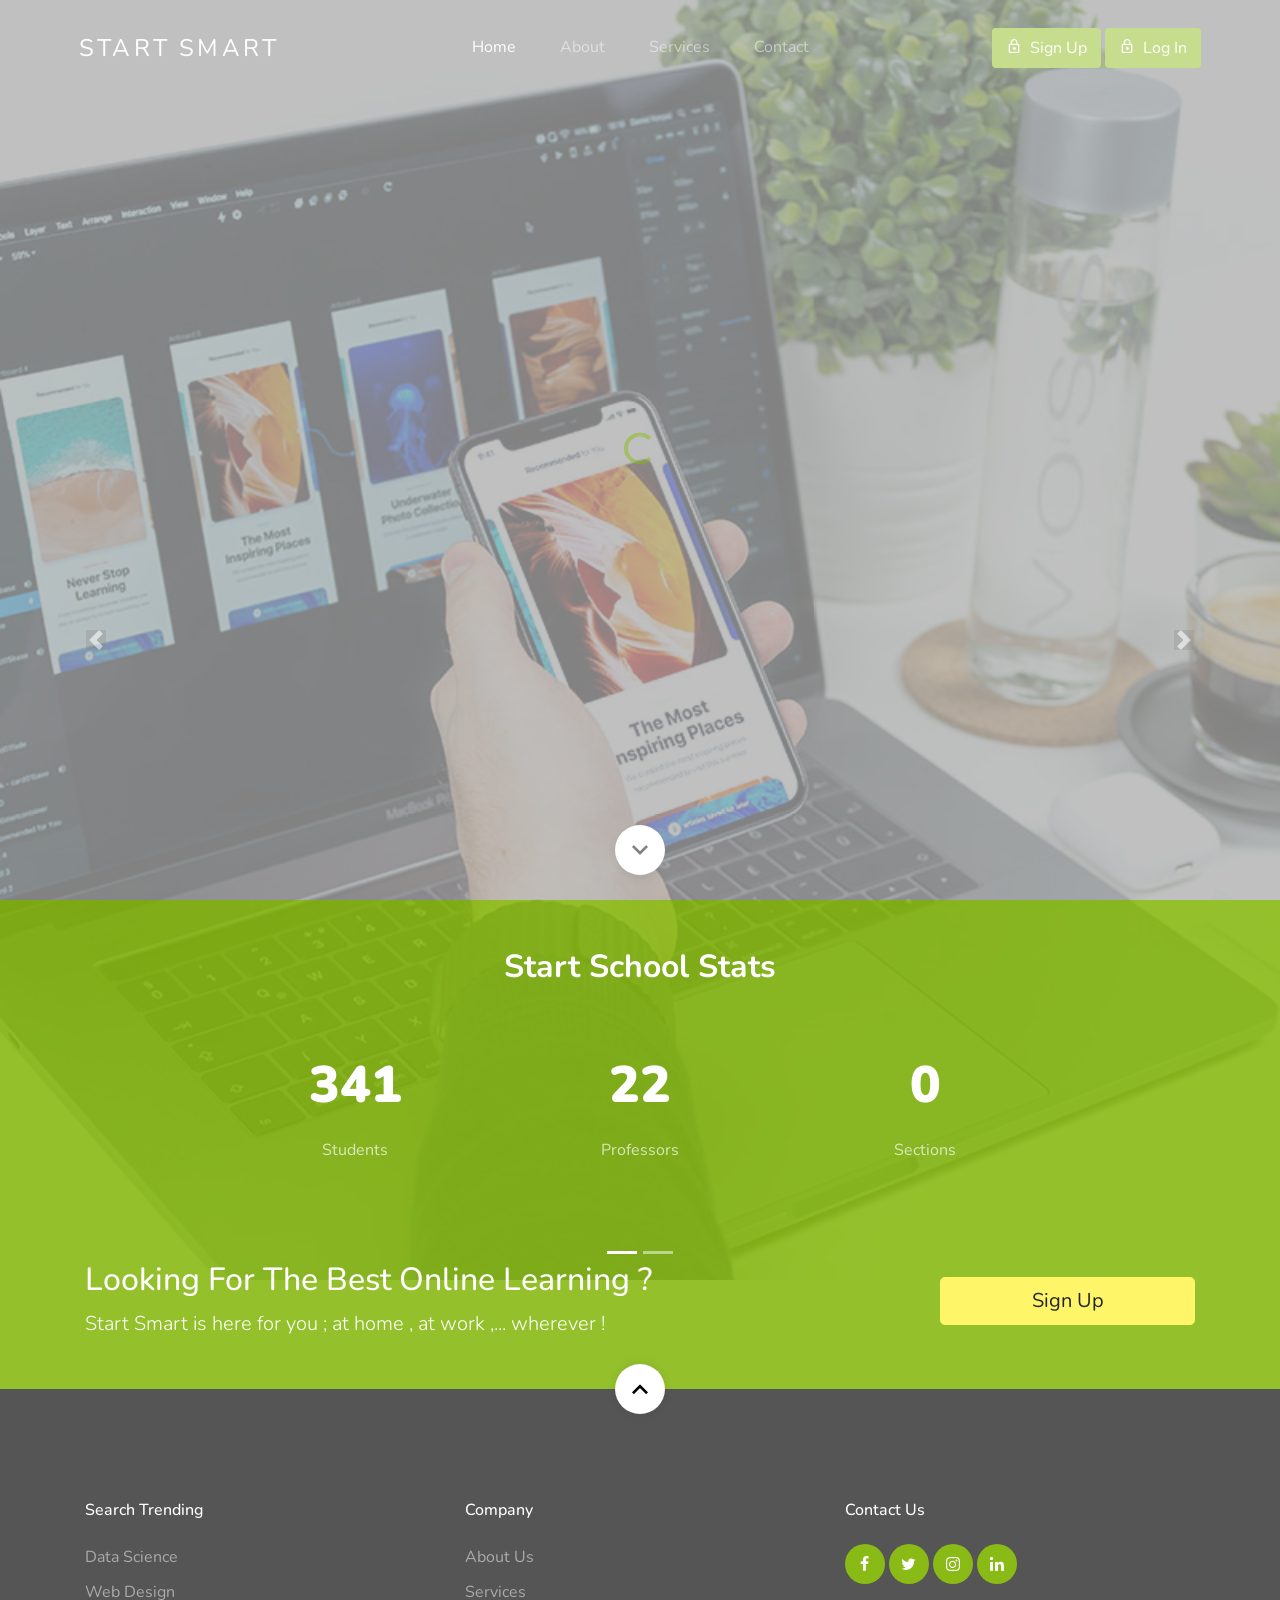
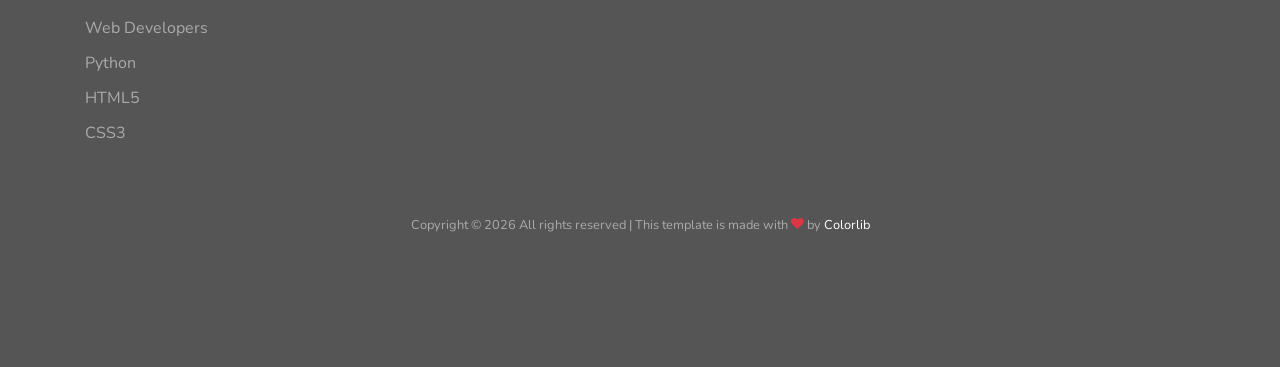
<file: index.html>
<!doctype html>
<html lang="en">

<head>
  <title>Start Smart &mdash; E-School </title>
  <meta charset="utf-8">
  <meta name="viewport" content="width=device-width, initial-scale=1, shrink-to-fit=no">
  <meta name="description" content="" />
  <meta name="keywords" content="" />
  <meta name="author" content="Free-Template.co" />
  <link rel="shortcut icon" href="">

  <link rel="stylesheet" href="css/custom-bs.css">
  <link rel="stylesheet" href="css/jquery.fancybox.min.css">
  <link rel="stylesheet" href="css/bootstrap-select.min.css">
  <link rel="stylesheet" href="fonts/icomoon/style.css">
  <link rel="stylesheet" href="fonts/line-icons/style.css">
  <link rel="stylesheet" href="css/owl.carousel.min.css">
  <link rel="stylesheet" href="css/animate.min.css">

  <!-- MAIN CSS -->
  <link rel="stylesheet" href="css/style.css">
</head>

<body id="top">

  <div id="overlayer"></div>
  <div class="loader">
    <div class="spinner-border text-primary" role="status">
      <span class="sr-only">Loading...</span>
    </div>
  </div>


  <div class="site-wrap">

    <div class="site-mobile-menu site-navbar-target">
      <div class="site-mobile-menu-header">
        <div class="site-mobile-menu-close mt-3">
          <span class="icon-close2 js-menu-toggle"></span>
        </div>
      </div>
      <div class="site-mobile-menu-body"></div>
    </div> <!-- .site-mobile-menu -->


    <!-- NAVBAR -->
    <header class="site-navbar mt-3">
      <div class="container-fluid">
        <div class="row align-items-center">
          <div class="site-logo col-6"><a href="index.html">Start Smart</a></div>

          <nav class="mx-auto site-navigation">
            <ul class="site-menu js-clone-nav d-none d-xl-block ml-0 pl-0">
              <li><a href="index.html" class="nav-link active">Home</a></li>
              <li><a href="about.html">About</a></li>
              <li><a href="services.html">Services</a></li>
              <li><a href="contact.html">Contact</a></li>
              <li class="d-lg-none"><a href="login.html">Log In</a></li>
            </ul>
          </nav>

          <div class="right-cta-menu text-right d-flex aligin-items-center col-6">
            <div class="ml-auto">
              <a href="signUp.html" class="btn btn-primary border-width-2 d-none d-lg-inline-block"><span
                  class="mr-2 icon-lock_outline"></span>Sign Up</a>
              <a href="login.html" class="btn btn-primary border-width-2 d-none d-lg-inline-block"><span
                  class="mr-2 icon-lock_outline"></span>Log In</a>
            </div>
            <a href="#" class="site-menu-toggle js-menu-toggle d-inline-block d-xl-none mt-lg-2 ml-3"><span
                class="icon-menu h3 m-0 p-0 mt-2"></span></a>
          </div>

        </div>
      </div>
    </header>
    <!-- HOME -->
    <section class="home-section section-hero overlay" id="home-section">
      <div id="carouselExampleCaptions" class="carousel slide" data-ride="carousel">
        <ol class="carousel-indicators">
          <li data-target="#carouselExampleCaptions" data-slide-to="0" class="active"></li>
          <li data-target="#carouselExampleCaptions" data-slide-to="1"></li>
        </ol>
        <div class="carousel-inner">
          <div class="carousel-item active">
            <img src="images/sq_img_11.jpg" class= " d-block w-100" alt="...">
            <!--<div class="carousel-caption  ">
               <div class="row justify-content-center pt-0 mt-0 ">
                  <div class=" text-center ">
                    <h1 class="text-black font-weight-bold  ">Start Smart </h1>
                    <p>Best School For E-Learning
                    </p>
                </div>
              </div> 
            </div> -->
          </div>
          <div class="carousel-item">
            <img src="images/e-learning-system.jpeg" class="d-block w-100" alt="...">
          </div>
        </div>
        <a class="carousel-control-prev" href="#carouselExampleCaptions" role="button" data-slide="prev">
          <span class="carousel-control-prev-icon" aria-hidden="true"></span>
          <span class="sr-only">Previous</span>
        </a>
        <a class="carousel-control-next" href="#carouselExampleCaptions" role="button" data-slide="next">
          <span class="carousel-control-next-icon" aria-hidden="true"></span>
          <span class="sr-only">Next</span>
        </a>
      </div>


      <a href="#next" class="scroll-button smoothscroll">
        <span class=" icon-keyboard_arrow_down"></span>
      </a>

    </section>

    <section class="py-5 bg-image overlay-primary fixed overlay" id="next"
      style="background-image: url('images/hero_1.jpg');">
      <div class="container">
        <div class="row mb-5 justify-content-center">
          <div class="col-md-7 text-center">
            <h2 class="section-title mb-2 text-white">Start School Stats </h2>
          </div>
        </div>
        <div class="row pb-0 block__19738 section-counter justify-content-center">

          <div class="col-6 col-md-6 col-lg-3 mb-5 mb-lg-0">
            <div class="d-flex align-items-center justify-content-center mb-2">
              <strong class="number" data-number="3000">0</strong>
            </div>
            <span class="caption">Students</span>
          </div>

          <div class="col-6 col-md-6 col-lg-3 mb-5 mb-lg-0">
            <div class="d-flex align-items-center justify-content-center mb-2">
              <strong class="number" data-number="200">0</strong>
            </div>
            <span class="caption">Professors</span>
          </div>

          <div class="col-6 col-md-6 col-lg-3 mb-5 mb-lg-0">
            <div class="d-flex align-items-center justify-content-center mb-2">
              <strong class="number" data-number="3">0</strong>
            </div>
            <span class="caption">Sections</span>
          </div>
        </div>
      </div>
    </section>

    <section class="py-5 bg-image overlay-primary fixed overlay" style="background-image: url('images/hero_1.jpg');">
      <div class="container">
        <div class="row align-items-center">
          <div class="col-md-8">
            <h2 class="text-white">Looking For The Best Online Learning ?</h2>
            <p class="mb-0 text-white lead">Start Smart is here for you ; at home , at work ,... wherever !  </p>
          </div>
          <div class="col-md-3 ml-auto">
            <a href="signUp.html" class="btn btn-warning btn-block btn-lg">Sign Up</a>
          </div>
</div>
              </div>
    </section>

   

    <footer class="site-footer">

      <a href="#top" class="smoothscroll scroll-top">
        <span class="icon-keyboard_arrow_up"></span>
      </a>

      <div class="container">
        <div class="row mb-5">
          <div class="col-6 col-md-4 mb-4 mb-md-0">
            <h3>Search Trending</h3>
            <ul class="list-unstyled">
              <li><a href="#">Data Science</a></li>
              <li><a href="#">Web Design</a></li>
              <li><a href="#">Web Developers</a></li>
              <li><a href="#">Python</a></li>
              <li><a href="#">HTML5</a></li>
              <li><a href="#">CSS3</a></li>
            </ul>
          </div>
          <div class="col-6 col-md-4 mb-4 mb-md-0">
            <h3>Company</h3>
            <ul class="list-unstyled">
              <li><a href="about.html">About Us</a></li>
              <li><a href="services.html">Services</a></li>
            </ul>
          </div>
          <div class="col-6 col-md-4 mb-4 mb-md-0">
            <h3>Contact Us</h3>
            <div class="footer-social">
              <a href="#"><span class="icon-facebook"></span></a>
              <a href="#"><span class="icon-twitter"></span></a>
              <a href="#"><span class="icon-instagram"></span></a>
              <a href="#"><span class="icon-linkedin"></span></a>
            </div>
          </div>
        </div>

        <div class="row text-center">
          <div class="col-12">
            <p class="copyright"><small>
                <!-- Link back to Colorlib can't be removed. Template is licensed under CC BY 3.0. -->
                Copyright &copy;
                <script>document.write(new Date().getFullYear());</script> All rights reserved | This template is made
                with <i class="icon-heart text-danger" aria-hidden="true"></i> by <a href="https://colorlib.com"
                  target="_blank">Colorlib</a>
                <!-- Link back to Colorlib can't be removed. Template is licensed under CC BY 3.0. --></small></p>
          </div>
        </div>
      </div>
    </footer>

  </div>

  <!-- SCRIPTS -->
  <script src="js/jquery.min.js"></script>
  <script src="js/bootstrap.bundle.min.js"></script>
  <script src="js/isotope.pkgd.min.js"></script>
  <script src="js/stickyfill.min.js"></script>
  <script src="js/jquery.fancybox.min.js"></script>
  <script src="js/jquery.easing.1.3.js"></script>

  <script src="js/jquery.waypoints.min.js"></script>
  <script src="js/jquery.animateNumber.min.js"></script>
  <script src="js/owl.carousel.min.js"></script>

  <script src="js/bootstrap-select.min.js"></script>

  <script src="js/custom.js"></script>


</body>

</html>
</file>
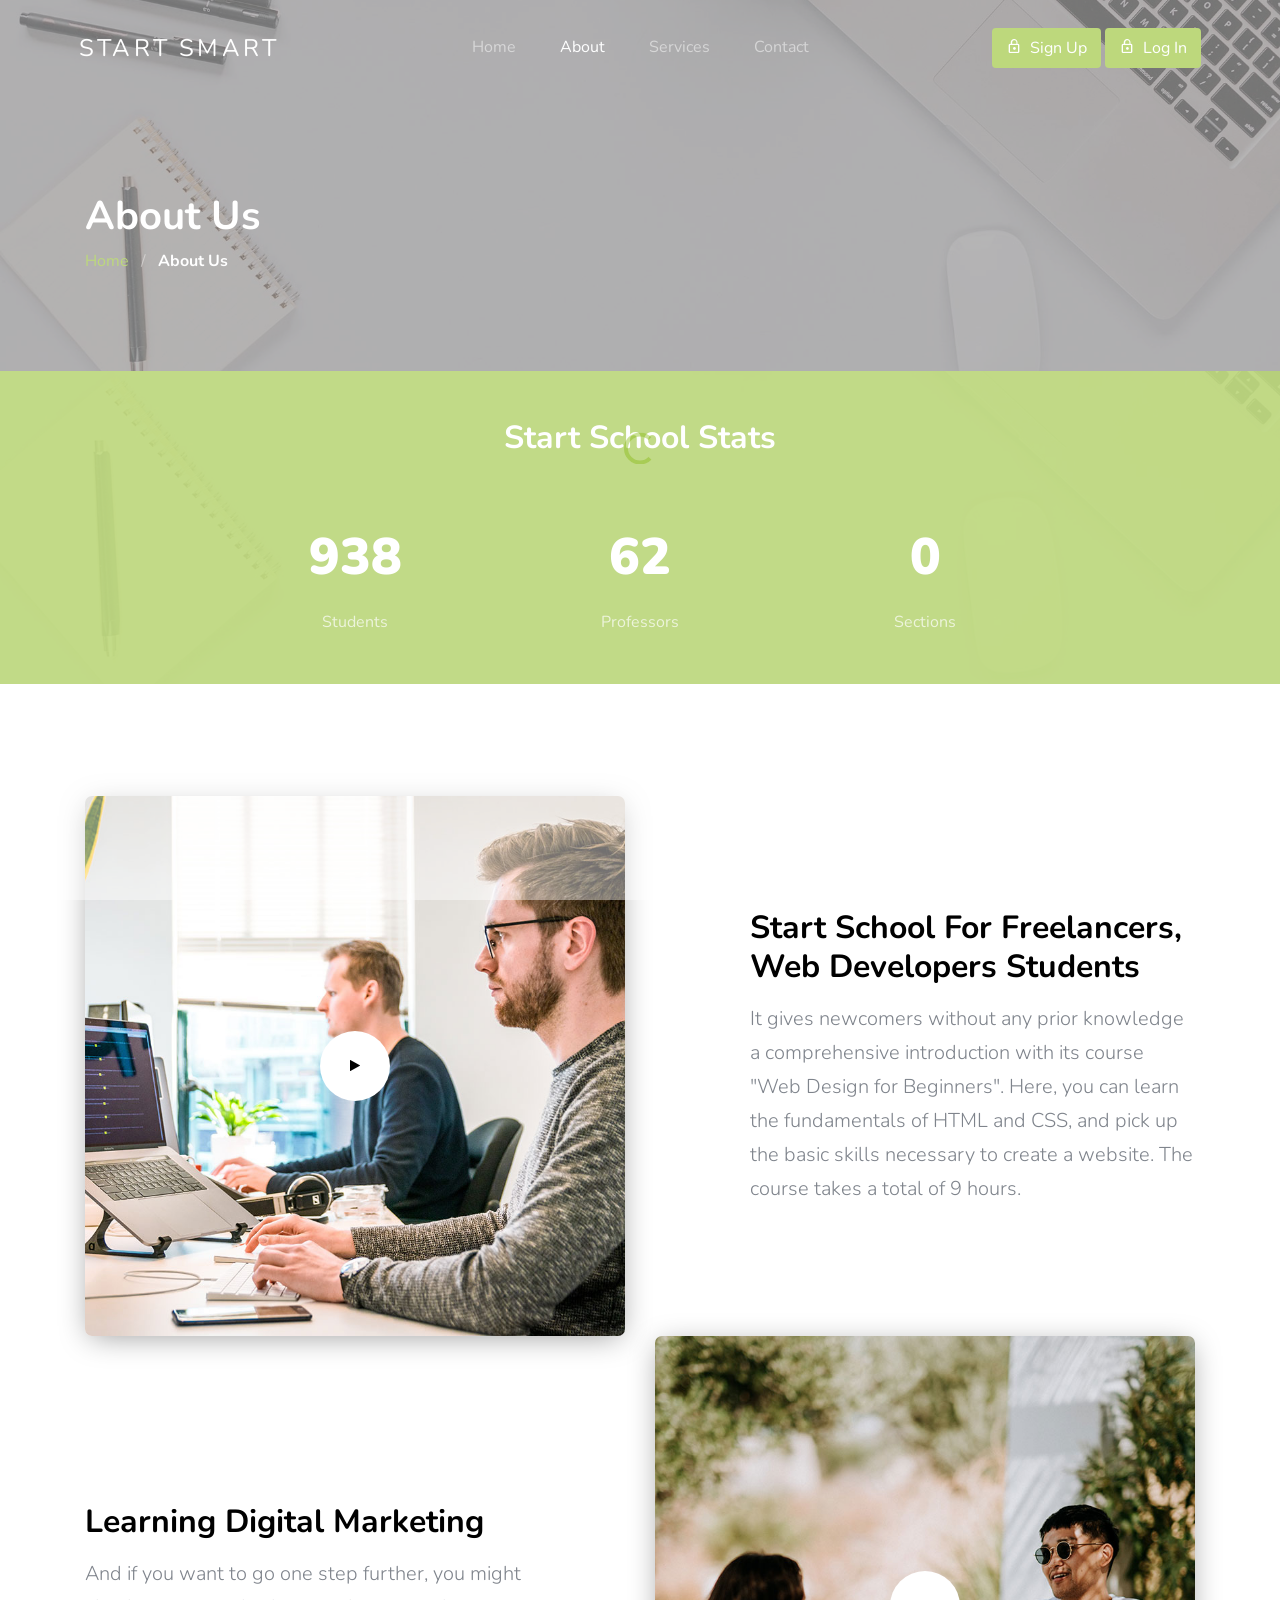
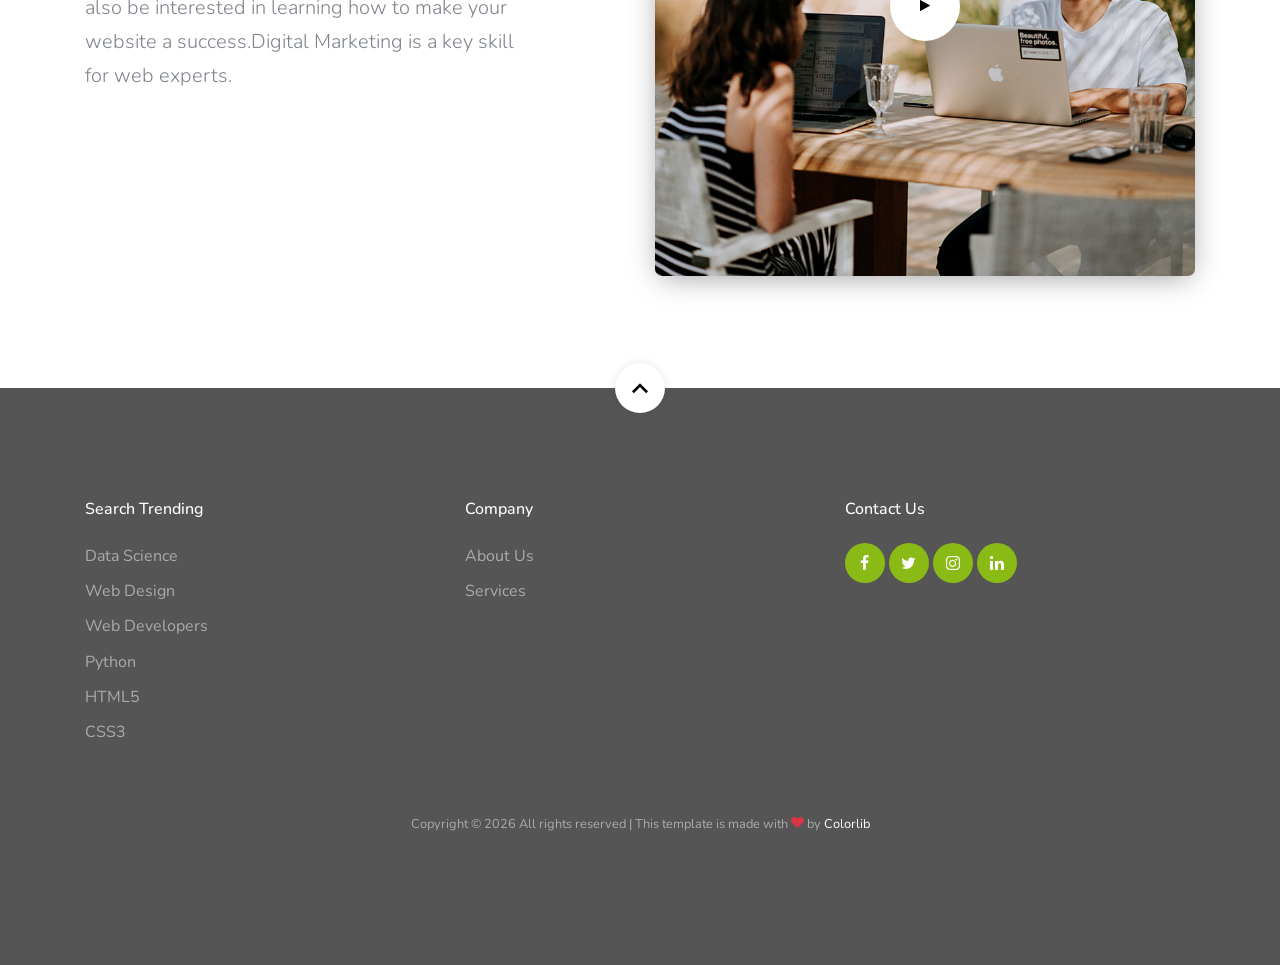
<file: about.html>
<!doctype html>
<html lang="en">
  <head>
    <title>Start Smart &mdash;  E-School  </title>
    <meta charset="utf-8">
    <meta name="viewport" content="width=device-width, initial-scale=1, shrink-to-fit=no">
    
    <link rel="stylesheet" href="css/custom-bs.css">
    <link rel="stylesheet" href="css/jquery.fancybox.min.css">
    <link rel="stylesheet" href="css/bootstrap-select.min.css">
    <link rel="stylesheet" href="fonts/icomoon/style.css">
    <link rel="stylesheet" href="fonts/line-icons/style.css">
    <link rel="stylesheet" href="css/owl.carousel.min.css">
    <link rel="stylesheet" href="css/animate.min.css">
    <link rel="stylesheet" href="css/quill.snow.css">
    

    <!-- MAIN CSS -->
    <link rel="stylesheet" href="css/style.css">    
  </head>
  <body id="top">

  <div id="overlayer"></div>
  <div class="loader">
    <div class="spinner-border text-primary" role="status">
      <span class="sr-only">Loading...</span>
    </div>
  </div>
    

<div class="site-wrap">

    <div class="site-mobile-menu site-navbar-target">
      <div class="site-mobile-menu-header">
        <div class="site-mobile-menu-close mt-3">
          <span class="icon-close2 js-menu-toggle"></span>
        </div>
      </div>
      <div class="site-mobile-menu-body"></div>
    </div> <!-- .site-mobile-menu -->
    

    <!-- NAVBAR -->
    <header class="site-navbar mt-3">
      <div class="container-fluid">
        <div class="row align-items-center">
          <div class="site-logo col-6"><a href="index.html">Start Smart</a></div>

          <nav class="mx-auto site-navigation">
            <ul class="site-menu js-clone-nav d-none d-xl-block ml-0 pl-0">
              <li><a href="index.html" >Home</a></li>
              <li><a href="about.html"class="nav-link active">About</a></li>
              <li><a href="services.html">Services</a></li>
              <li><a href="contact.html">Contact</a></li>
              <li class="d-lg-none"><a href="login.html">Log In</a></li>
            </ul>
          </nav>

          <div class="right-cta-menu text-right d-flex aligin-items-center col-6">
            <div class="ml-auto">
              <a href="signUp.html" class="btn btn-primary border-width-2 d-none d-lg-inline-block"><span
                  class="mr-2 icon-lock_outline"></span>Sign Up</a>
              <a href="login.html" class="btn btn-primary border-width-2 d-none d-lg-inline-block"><span
                  class="mr-2 icon-lock_outline"></span>Log In</a>
            </div>
            <a href="#" class="site-menu-toggle js-menu-toggle d-inline-block d-xl-none mt-lg-2 ml-3"><span
                class="icon-menu h3 m-0 p-0 mt-2"></span></a>
          </div>

        </div>
      </div>
    </header>
    <!-- HOME -->
    <section class="section-hero overlay inner-page bg-image" style="background-image: url('images/hero_1.jpg');" id="home-section">
      <div class="container">
        <div class="row">
          <div class="col-md-7">
            <h1 class="text-white font-weight-bold">About Us</h1>
            <div class="custom-breadcrumbs">
              <a href="#">Home</a> <span class="mx-2 slash">/</span>
              <span class="text-white"><strong>About Us</strong></span>
            </div>
          </div>
        </div>
      </div>
    </section>
    <section class="py-5 bg-image overlay-primary fixed overlay" id="next"
    style="background-image: url('images/hero_1.jpg');">
    <div class="container">
      <div class="row mb-5 justify-content-center">
        <div class="col-md-7 text-center">
          <h2 class="section-title mb-2 text-white">Start School Stats </h2>
        </div>
      </div>
      <div class="row pb-0 block__19738 section-counter justify-content-center">

        <div class="col-6 col-md-6 col-lg-3 mb-5 mb-lg-0">
          <div class="d-flex align-items-center justify-content-center mb-2">
            <strong class="number" data-number="3000">0</strong>
          </div>
          <span class="caption">Students</span>
        </div>

        <div class="col-6 col-md-6 col-lg-3 mb-5 mb-lg-0">
          <div class="d-flex align-items-center justify-content-center mb-2">
            <strong class="number" data-number="200">0</strong>
          </div>
          <span class="caption">Professors</span>
        </div>

        <div class="col-6 col-md-6 col-lg-3 mb-5 mb-lg-0">
          <div class="d-flex align-items-center justify-content-center mb-2">
            <strong class="number" data-number="3">0</strong>
          </div>
          <span class="caption">Sections</span>
        </div>
      </div>
    </div>
  </section>


    
    <section class="site-section pb-0">
      <div class="container">
        <div class="row align-items-center">
          <div class="col-lg-6 mb-5 mb-lg-0">
            <a data-fancybox data-ratio="2" href="https://vimeo.com/317571768" class="block__96788">
              <span class="play-icon"><span class="icon-play"></span></span>
              <img src="images/sq_img_6.jpg" alt="Image" class="img-fluid img-shadow">
            </a>
          </div>
          <div class="col-lg-5 ml-auto">
            <h2 class="section-title mb-3">Start School For Freelancers, Web Developers Students</h2>
            <p class="lead">It gives newcomers without any prior knowledge a comprehensive introduction with its course "Web Design for Beginners". Here, you can learn the fundamentals of HTML and CSS, and pick up the basic skills necessary to create a website. The course takes a total of 9 hours.</p>
          </div>
        </div>
      </div>
    </section>

    <section class="site-section pt-0">
      <div class="container">
        <div class="row align-items-center">
          <div class="col-lg-6 mb-5 mb-lg-0 order-md-2">
            <a data-fancybox data-ratio="2" href="https://vimeo.com/317571768" class="block__96788">
              <span class="play-icon"><span class="icon-play"></span></span>
              <img src="images/sq_img_8.jpg" alt="Image" class="img-fluid img-shadow">
            </a>
          </div>
          <div class="col-lg-5 mr-auto order-md-1  mb-5 mb-lg-0">
            <h2 class="section-title mb-3">Learning Digital Marketing</h2>
            <p class="lead">And if you want to go one step further, you might also be interested in learning how to make your website a success.Digital Marketing is a key skill for web experts. </p>
          </div>
        </div>
      </div>
    </section>

   
    
    <footer class="site-footer">

      <a href="#top" class="smoothscroll scroll-top">
        <span class="icon-keyboard_arrow_up"></span>
      </a>

      <div class="container">
        <div class="row mb-5">
          <div class="col-6 col-md-4 mb-4 mb-md-0">
            <h3>Search Trending</h3>
            <ul class="list-unstyled">
              <li><a href="#">Data Science</a></li>
              <li><a href="#">Web Design</a></li>
              <li><a href="#">Web Developers</a></li>
              <li><a href="#">Python</a></li>
              <li><a href="#">HTML5</a></li>
              <li><a href="#">CSS3</a></li>
            </ul>
          </div>
          <div class="col-6 col-md-4 mb-4 mb-md-0">
            <h3>Company</h3>
            <ul class="list-unstyled">
              <li><a href="about.html">About Us</a></li>
              <li><a href="services.html">Services</a></li>
            </ul>
          </div>
          <div class="col-6 col-md-4 mb-4 mb-md-0">
            <h3>Contact Us</h3>
            <div class="footer-social">
              <a href="#"><span class="icon-facebook"></span></a>
              <a href="#"><span class="icon-twitter"></span></a>
              <a href="#"><span class="icon-instagram"></span></a>
              <a href="#"><span class="icon-linkedin"></span></a>
            </div>
          </div>
        </div>

        <div class="row text-center">
          <div class="col-12">
            <p class="copyright"><small>
                <!-- Link back to Colorlib can't be removed. Template is licensed under CC BY 3.0. -->
                Copyright &copy;
                <script>document.write(new Date().getFullYear());</script> All rights reserved | This template is made
                with <i class="icon-heart text-danger" aria-hidden="true"></i> by <a href="https://colorlib.com"
                  target="_blank">Colorlib</a>
                <!-- Link back to Colorlib can't be removed. Template is licensed under CC BY 3.0. --></small></p>
          </div>
        </div>
      </div>
    </footer>
  </div>

    <!-- SCRIPTS -->
    <script src="js/jquery.min.js"></script>
    <script src="js/bootstrap.bundle.min.js"></script>
    <script src="js/isotope.pkgd.min.js"></script>
    <script src="js/stickyfill.min.js"></script>
    <script src="js/jquery.fancybox.min.js"></script>
    <script src="js/jquery.easing.1.3.js"></script>
    
    <script src="js/jquery.waypoints.min.js"></script>
    <script src="js/jquery.animateNumber.min.js"></script>
    <script src="js/owl.carousel.min.js"></script>
    <script src="js/quill.min.js"></script>
    
    
    <script src="js/bootstrap-select.min.js"></script>
    
    <script src="js/custom.js"></script>
   
   
  </body>
</html>
</file>
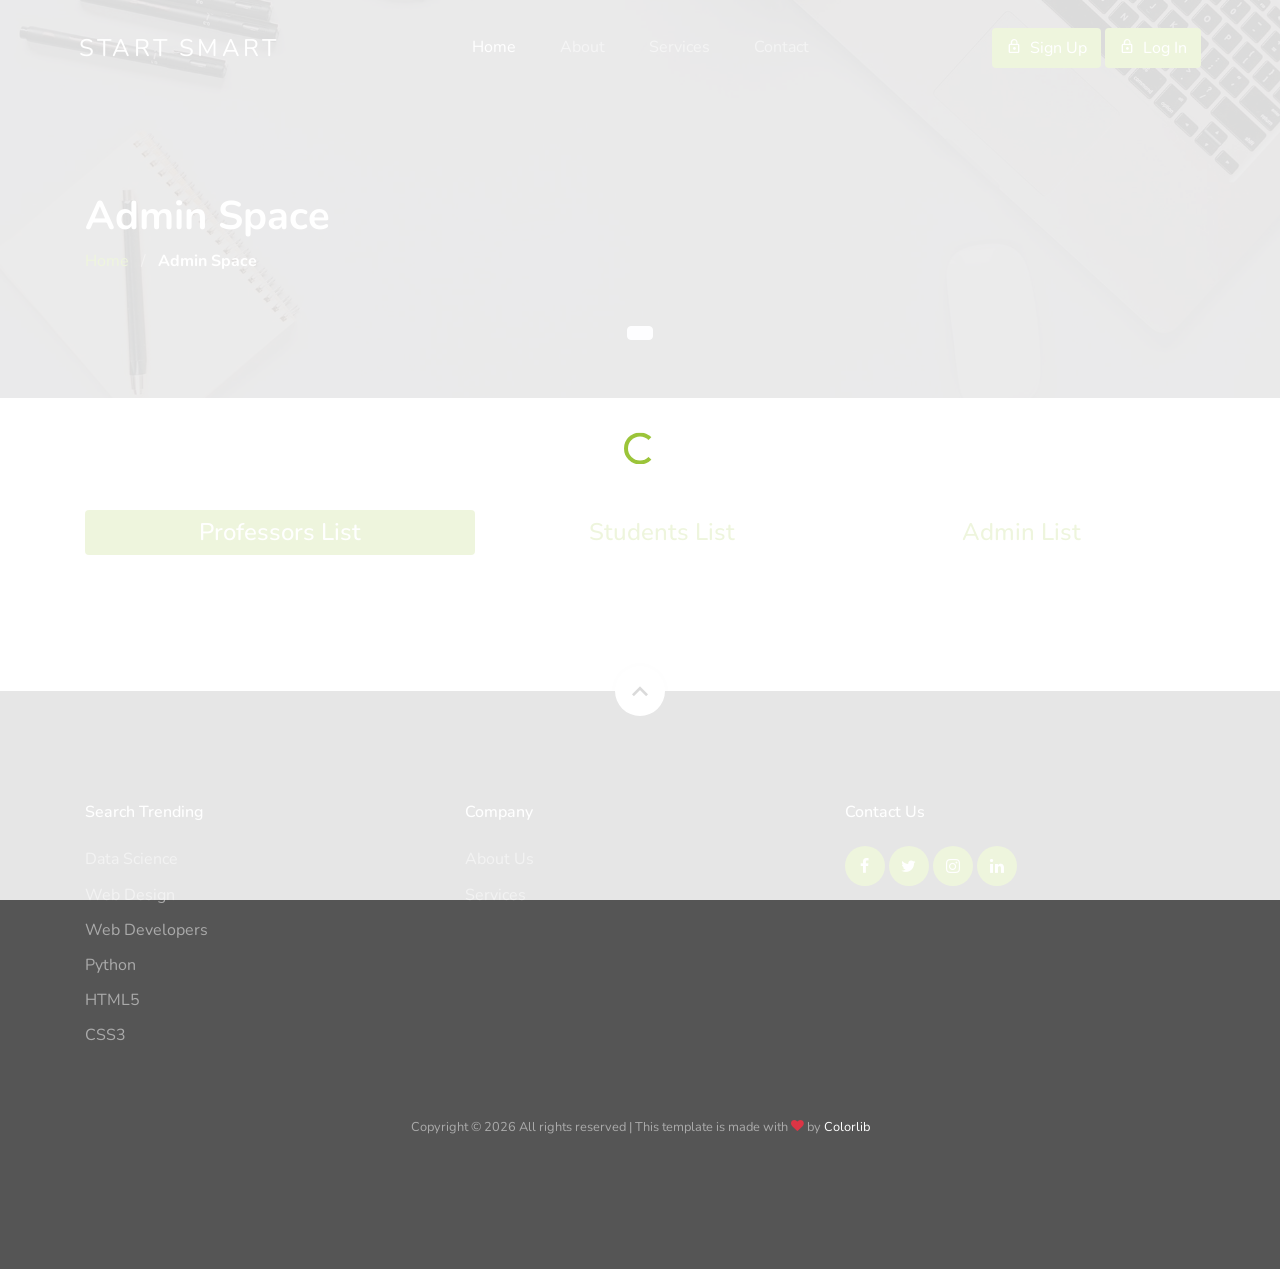
<file: adminSpace.html>
<!doctype html>
<html lang="en">

<head>
  <title> Admin Space &mdash; Start Smart </title>
  <meta charset="utf-8">
  <meta name="viewport" content="width=device-width, initial-scale=1, shrink-to-fit=no">


  <link rel="stylesheet" href="css/custom-bs.css">
  <link rel="stylesheet" href="css/jquery.fancybox.min.css">
  <link rel="stylesheet" href="css/bootstrap-select.min.css">
  <link rel="stylesheet" href="fonts/icomoon/style.css">
  <link rel="stylesheet" href="fonts/line-icons/style.css">
  <link rel="stylesheet" href="css/owl.carousel.min.css">
  <link rel="stylesheet" href="css/animate.min.css">
  <link rel="stylesheet" href="css/quill.snow.css">
  <script src="js/script.js"></script>

  <!-- MAIN CSS -->
  <link rel="stylesheet" href="css/style.css">
</head>

<body id="top">

  <div id="overlayer"></div>
  <div class="loader">
    <div class="spinner-border text-primary" role="status">
      <span class="sr-only">Loading...</span>
    </div>
  </div>


  <div class="site-wrap">

    <div class="site-mobile-menu site-navbar-target">
      <div class="site-mobile-menu-header">
        <div class="site-mobile-menu-close mt-3">
          <span class="icon-close2 js-menu-toggle"></span>
        </div>
      </div>
      <div class="site-mobile-menu-body"></div>
    </div> <!-- .site-mobile-menu -->


    <!-- NAVBAR -->
   <header class="site-navbar mt-3">
      <div class="container-fluid">
        <div class="row align-items-center">
          <div class="site-logo col-6"><a href="index.html">Start Smart</a></div>

          <nav class="mx-auto site-navigation">
            <ul class="site-menu js-clone-nav d-none d-xl-block ml-0 pl-0">
              <li><a href="index.html" class="nav-link active">Home</a></li>
              <li><a href="about.html">About</a></li>
              <li><a href="services.html">Services</a></li>
              <li><a href="contact.html">Contact</a></li>
              <li class="d-lg-none"><a href="login.html">Log In</a></li>
            </ul>
          </nav>

          <div class="right-cta-menu text-right d-flex aligin-items-center col-6">
            <div class="ml-auto">
              <a href="signUp.html" class="btn btn-primary border-width-2 d-none d-lg-inline-block"><span
                  class="mr-2 icon-lock_outline"></span>Sign Up</a>
              <a href="login.html" class="btn btn-primary border-width-2 d-none d-lg-inline-block"><span
                  class="mr-2 icon-lock_outline"></span>Log In</a>
            </div>
            <a href="#" class="site-menu-toggle js-menu-toggle d-inline-block d-xl-none mt-lg-2 ml-3"><span
                class="icon-menu h3 m-0 p-0 mt-2"></span></a>
          </div>

        </div>
      </div>
    </header>

    <!-- HOME -->
    <section class="section-hero overlay inner-page bg-image" style="background-image: url('images/hero_1.jpg');"
      id="home-section">
      <div class="container">
        <div class="row">
          <div class="col-md-7">
            <h1 class="text-white font-weight-bold">Admin Space</h1>
            <div class="custom-breadcrumbs">
              <a href="index.html">Home</a> <span class="mx-2 slash">/</span>
              <span class="text-white"><strong>Admin Space</strong></span>
            </div>
          </div>
        </div>
          <div  class="  text-center">
            <span id="wlc3" class="h4 text-black  btn btn-light"></span>
              <script>
                wlc();
              </script>
          </div>
        </div>
      </div>
    </section>

    <section class="site-section" id="accordion">
      <div class="container justify-content-center">
          <ul class="nav nav-pills nav-fill mb-3" id="pills-tab" role="tablist">
            <li class="nav-item" role="presentation">
              <a class="nav-link h4 active" id="pills-home-tab" data-toggle="pill" href="#professorsList" role="tab"
                aria-controls="pills-professorsList" aria-selected="true" onclick="diplayProfsList()">Professors List</a>
            </li>
            <li class="nav-item" role="presentation">
              <a class="nav-link h4" id="pills-profile-tab" data-toggle="pill" href="#studentsList" role="tab"
                aria-controls="pills-studentsList" aria-selected="false" onclick="diplayStudentsList()">Students List</a>
            </li>
            <li class="nav-item" role="presentation">
              <a class="nav-link h4" id="pills-contact-tab" data-toggle="pill" href="#adminList" role="tab"
                aria-controls="pills-adminList" aria-selected="false"  onclick="diplayAdminsList()">Admin List</a>
            </li>
          </ul>
          <div class="tab-content" id="pills-tabContent">
            <div class="tab-pane fade show active" id="professorsList" role="tabpanel" aria-labelledby="pills-home-tab">
            </div>
            <div class="tab-pane fade" id="studentsList" role="tabpanel" aria-labelledby="pills-profile-tab">
            </div>
            <div class="tab-pane fade" id="adminList" role="tabpanel" aria-labelledby="pills-contact-tab"></div>
          </div>
      </div>
    </section>
    
    <footer class="site-footer">

      <a href="#top" class="smoothscroll scroll-top">
        <span class="icon-keyboard_arrow_up"></span>
      </a>

      <div class="container">
        <div class="row mb-5">
          <div class="col-6 col-md-4 mb-4 mb-md-0">
            <h3>Search Trending</h3>
            <ul class="list-unstyled">
              <li><a href="#">Data Science</a></li>
              <li><a href="#">Web Design</a></li>
              <li><a href="#">Web Developers</a></li>
              <li><a href="#">Python</a></li>
              <li><a href="#">HTML5</a></li>
              <li><a href="#">CSS3</a></li>
            </ul>
          </div>
          <div class="col-6 col-md-4 mb-4 mb-md-0">
            <h3>Company</h3>
            <ul class="list-unstyled">
              <li><a href="about.html">About Us</a></li>
              <li><a href="services.html">Services</a></li>
            </ul>
          </div>
          <div class="col-6 col-md-4 mb-4 mb-md-0">
            <h3>Contact Us</h3>
            <div class="footer-social">
              <a href="#"><span class="icon-facebook"></span></a>
              <a href="#"><span class="icon-twitter"></span></a>
              <a href="#"><span class="icon-instagram"></span></a>
              <a href="#"><span class="icon-linkedin"></span></a>
            </div>
          </div>
        </div>

        <div class="row text-center">
          <div class="col-12">
            <p class="copyright"><small>
                <!-- Link back to Colorlib can't be removed. Template is licensed under CC BY 3.0. -->
                Copyright &copy;
                <script>document.write(new Date().getFullYear());</script> All rights reserved | This template is made
                with <i class="icon-heart text-danger" aria-hidden="true"></i> by <a href="https://colorlib.com"
                  target="_blank">Colorlib</a>
                <!-- Link back to Colorlib can't be removed. Template is licensed under CC BY 3.0. --></small></p>
          </div>
        </div>
      </div>
    </footer>

  </div>

  <!-- SCRIPTS -->
  <script src="js/jquery.min.js"></script>
  <script src="js/bootstrap.bundle.min.js"></script>
  <script src="js/isotope.pkgd.min.js"></script>
  <script src="js/stickyfill.min.js"></script>
  <script src="js/jquery.fancybox.min.js"></script>
  <script src="js/jquery.easing.1.3.js"></script>

  <script src="js/jquery.waypoints.min.js"></script>
  <script src="js/jquery.animateNumber.min.js"></script>
  <script src="js/owl.carousel.min.js"></script>
  <script src="js/quill.min.js"></script>


  <script src="js/bootstrap-select.min.js"></script>

  <script src="js/custom.js"></script>



</body>

</html>
</file>
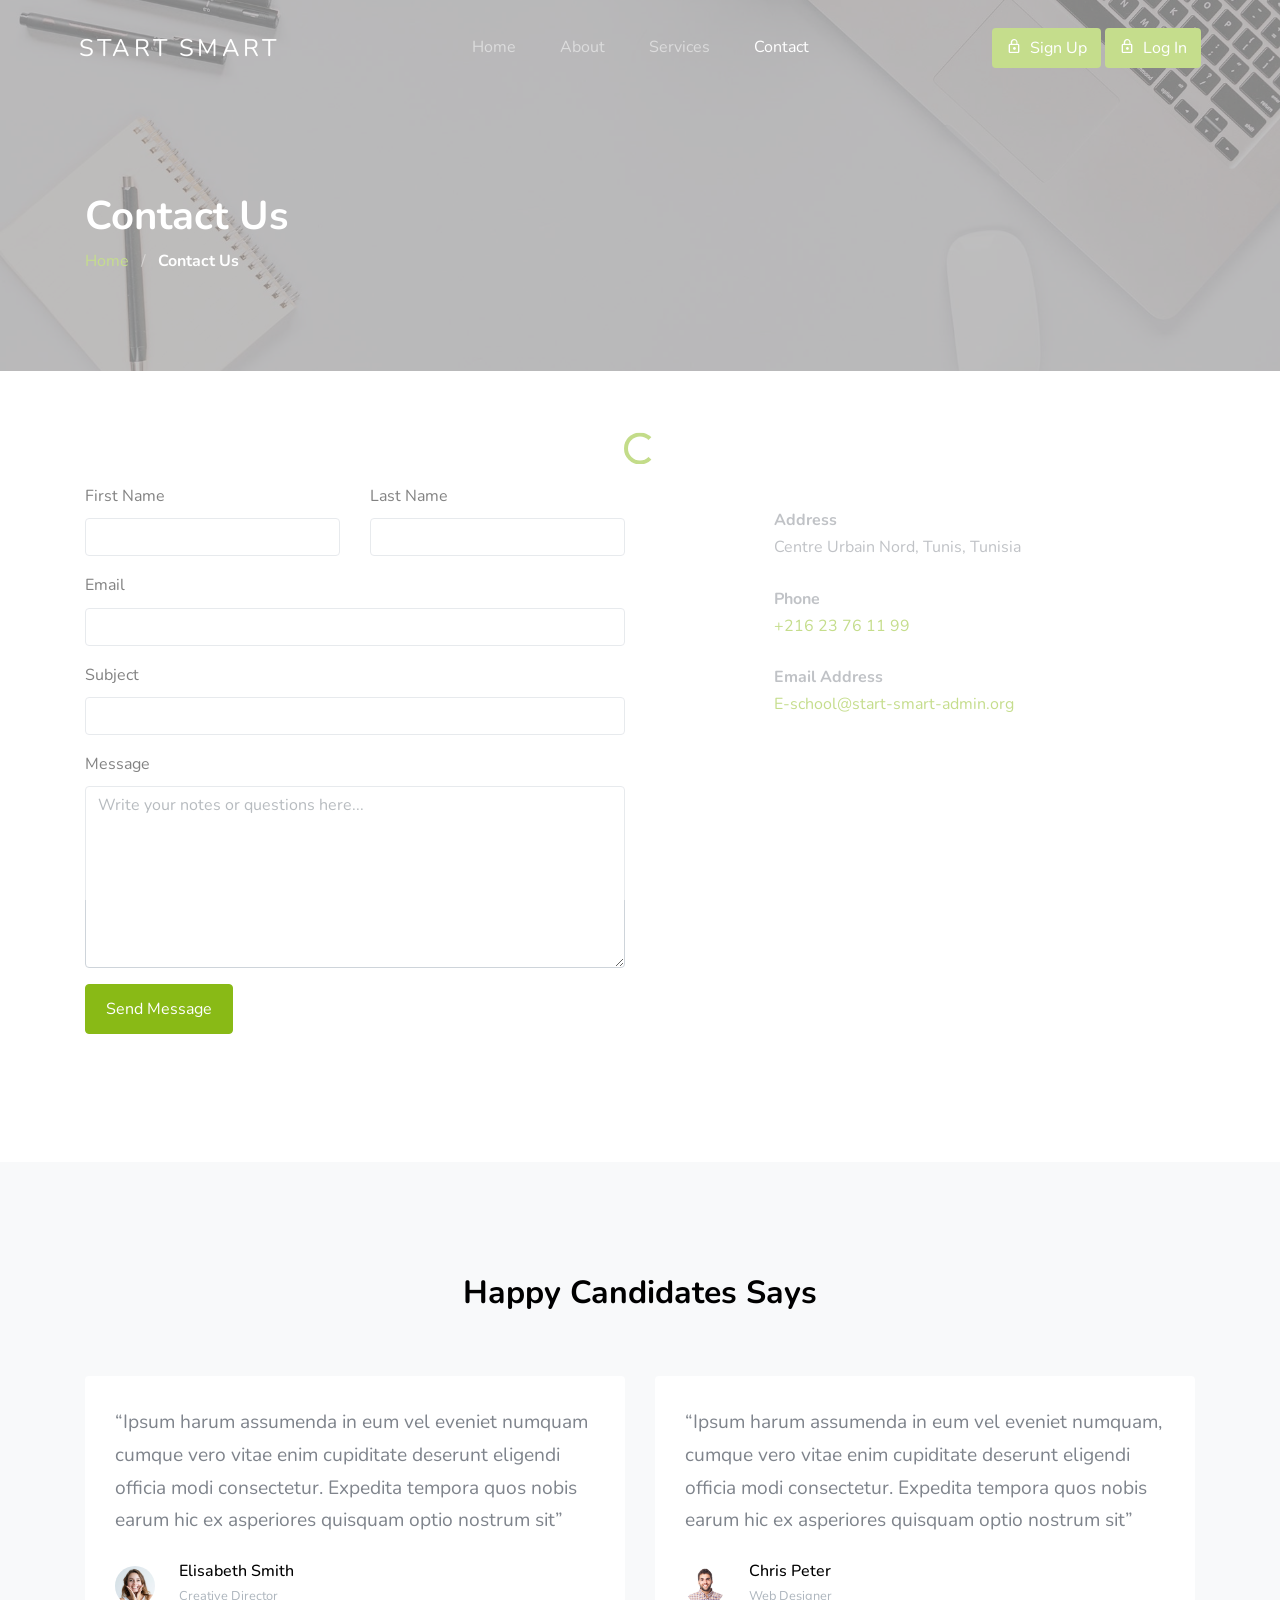
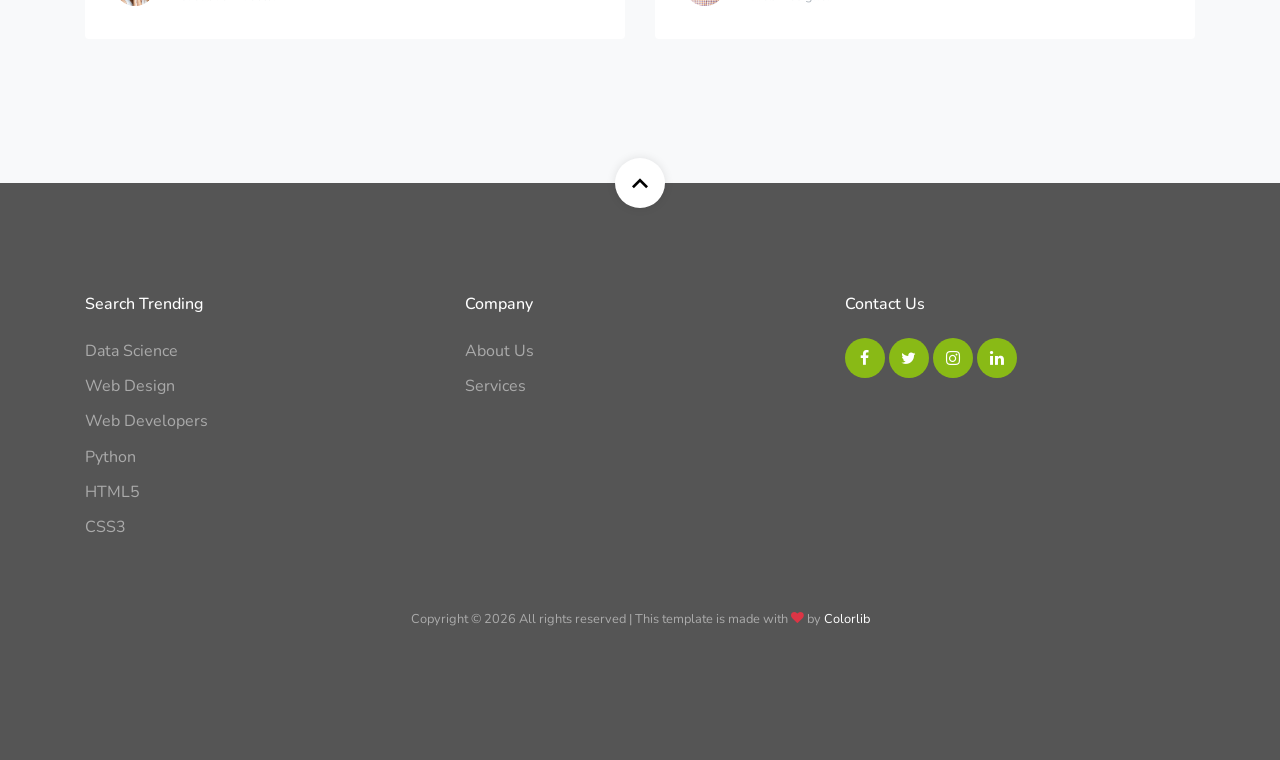
<file: contact.html>
<!doctype html>
<html lang="en">
  <head>
    <title>Start Smart &mdash;  E-School  </title>
    <meta charset="utf-8">
    <meta name="viewport" content="width=device-width, initial-scale=1, shrink-to-fit=no">
    
    
    <link rel="stylesheet" href="css/custom-bs.css">
    <link rel="stylesheet" href="css/jquery.fancybox.min.css">
    <link rel="stylesheet" href="css/bootstrap-select.min.css">
    <link rel="stylesheet" href="fonts/icomoon/style.css">
    <link rel="stylesheet" href="fonts/line-icons/style.css">
    <link rel="stylesheet" href="css/owl.carousel.min.css">
    <link rel="stylesheet" href="css/animate.min.css">
    <link rel="stylesheet" href="css/quill.snow.css">
    

    <!-- MAIN CSS -->
    <link rel="stylesheet" href="css/style.css">    
  </head>
  <body id="top">

  <div id="overlayer"></div>
  <div class="loader">
    <div class="spinner-border text-primary" role="status">
      <span class="sr-only">Loading...</span>
    </div>
  </div>
    

<div class="site-wrap">

    <div class="site-mobile-menu site-navbar-target">
      <div class="site-mobile-menu-header">
        <div class="site-mobile-menu-close mt-3">
          <span class="icon-close2 js-menu-toggle"></span>
        </div>
      </div>
      <div class="site-mobile-menu-body"></div>
    </div> <!-- .site-mobile-menu -->
    

    <!-- NAVBAR -->
    <header class="site-navbar mt-3">
      <div class="container-fluid">
        <div class="row align-items-center">
          <div class="site-logo col-6"><a href="index.html">Start Smart</a></div>

          <nav class="mx-auto site-navigation">
            <ul class="site-menu js-clone-nav d-none d-xl-block ml-0 pl-0">
              <li><a href="index.html" >Home</a></li>
              <li><a href="about.html">About</a></li>
              <li><a href="services.html">Services</a></li>
              <li><a href="contact.html" class="nav-link active">Contact</a></li>
              <li class="d-lg-none"><a href="login.html">Log In</a></li>
            </ul>
          </nav>

          <div class="right-cta-menu text-right d-flex aligin-items-center col-6">
            <div class="ml-auto">
              <a href="signUp.html" class="btn btn-primary border-width-2 d-none d-lg-inline-block"><span
                  class="mr-2 icon-lock_outline"></span>Sign Up</a>
              <a href="login.html" class="btn btn-primary border-width-2 d-none d-lg-inline-block"><span
                  class="mr-2 icon-lock_outline"></span>Log In</a>
            </div>
            <a href="#" class="site-menu-toggle js-menu-toggle d-inline-block d-xl-none mt-lg-2 ml-3"><span
                class="icon-menu h3 m-0 p-0 mt-2"></span></a>
          </div>

        </div>
      </div>
    </header>

    <!-- HOME -->
    <section class="section-hero overlay inner-page bg-image" style="background-image: url('images/hero_1.jpg');" id="home-section">
      <div class="container">
        <div class="row">
          <div class="col-md-7">
            <h1 class="text-white font-weight-bold">Contact Us</h1>
            <div class="custom-breadcrumbs">
              <a href="#">Home</a> <span class="mx-2 slash">/</span>
              <span class="text-white"><strong>Contact Us</strong></span>
            </div>
          </div>
        </div>
      </div>
    </section>

    <section class="site-section" id="next-section">
      <div class="container">
        <div class="row">
          <div class="col-lg-6 mb-5 mb-lg-0">
            <form action="#" class="">

              <div class="row form-group">
                <div class="col-md-6 mb-3 mb-md-0">
                  <label class="text-black" for="fname">First Name</label>
                  <input type="text" id="fname" class="form-control">
                  <span id="fName"></span>
                </div>
                <div class="col-md-6">
                  <label class="text-black" for="lname">Last Name</label>
                  <input type="text" id="lname" class="form-control">
                  <span id="lName"></span>
                </div>
              </div>

              <div class="row form-group">
                
                <div class="col-md-12">
                  <label class="text-black" for="email">Email</label> 
                  <input type="email" id="email" class="form-control">
                  <span id="email"></span>
                </div>
              </div>

              <div class="row form-group">
                
                <div class="col-md-12">
                  <label class="text-black" for="subject">Subject</label> 
                  <input type="subject" id="subject" class="form-control">
                  <span id="subject"></span>
                </div>
              </div>

              <div class="row form-group">
                <div class="col-md-12">
                  <label class="text-black" for="message">Message</label> 
                  <textarea name="message" id="message" cols="30" rows="7" class="form-control" placeholder="Write your notes or questions here..."></textarea>
                  <span id="message"></span>
                </div>
              </div>

              <div class="row form-group">
                <div class="col-md-12">
                  <input type="submit" value="Send Message" onclick="contactStock()" class="btn btn-primary btn-md text-white">
                </div>
              </div>

  
            </form>
          </div>
          <div class="col-lg-5 ml-auto">
            <div class="p-4 mb-3 bg-white">
              <p class="mb-0 font-weight-bold">Address</p>
              <p class="mb-4">Centre Urbain Nord, Tunis, Tunisia</p>

              <p class="mb-0 font-weight-bold">Phone</p>
              <p class="mb-4"><a href="#">+216 23 76 11 99</a></p>

              <p class="mb-0 font-weight-bold">Email Address</p>
              <p class="mb-0"><a href="#">E-school@start-smart-admin.org</a></p>

            </div>
          </div>
        </div>
      </div>
    </section>

    <section class="site-section bg-light">
      <div class="container">
        <div class="row mb-5">
          <div class="col-12 text-center" data-aos="fade">
            <h2 class="section-title mb-3">Happy Candidates Says</h2>
          </div>
        </div>
        <div class="row">
          <div class="col-lg-6">
            <div class="block__87154 bg-white rounded">
              <blockquote>
                <p>&ldquo;Ipsum harum assumenda in eum vel eveniet numquam cumque vero vitae enim cupiditate deserunt eligendi officia modi consectetur. Expedita tempora quos nobis earum hic ex asperiores quisquam optio nostrum sit&rdquo;</p>
              </blockquote>
              <div class="block__91147 d-flex align-items-center">
                <figure class="mr-4"><img src="images/person_1.jpg" alt="Image" class="img-fluid"></figure>
                <div>
                  <h3>Elisabeth Smith</h3>
                  <span class="position">Creative Director</span>
                </div>
              </div>
            </div>
          </div>

          <div class="col-lg-6">
            <div class="block__87154 bg-white rounded">
              <blockquote>
                <p>&ldquo;Ipsum harum assumenda in eum vel eveniet numquam, cumque vero vitae enim cupiditate deserunt eligendi officia modi consectetur. Expedita tempora quos nobis earum hic ex asperiores quisquam optio nostrum sit&rdquo;</p>
              </blockquote>
              <div class="block__91147 d-flex align-items-center">
                <figure class="mr-4"><img src="images/person_2.jpg" alt="Image" class="img-fluid"></figure>
                <div>
                  <h3>Chris Peter</h3>
                  <span class="position">Web Designer</span>
                </div>
              </div>
            </div>
          </div>


        </div>
      </div>
    </section>
    
    <footer class="site-footer">

      <a href="#top" class="smoothscroll scroll-top">
        <span class="icon-keyboard_arrow_up"></span>
      </a>

      <div class="container">
        <div class="row mb-5">
          <div class="col-6 col-md-4 mb-4 mb-md-0">
            <h3>Search Trending</h3>
            <ul class="list-unstyled">
              <li><a href="#">Data Science</a></li>
              <li><a href="#">Web Design</a></li>
              <li><a href="#">Web Developers</a></li>
              <li><a href="#">Python</a></li>
              <li><a href="#">HTML5</a></li>
              <li><a href="#">CSS3</a></li>
            </ul>
          </div>
          <div class="col-6 col-md-4 mb-4 mb-md-0">
            <h3>Company</h3>
            <ul class="list-unstyled">
              <li><a href="about.html">About Us</a></li>
              <li><a href="services.html">Services</a></li>
            </ul>
          </div>
          <div class="col-6 col-md-4 mb-4 mb-md-0">
            <h3>Contact Us</h3>
            <div class="footer-social">
              <a href="#"><span class="icon-facebook"></span></a>
              <a href="#"><span class="icon-twitter"></span></a>
              <a href="#"><span class="icon-instagram"></span></a>
              <a href="#"><span class="icon-linkedin"></span></a>
            </div>
          </div>
        </div>

        <div class="row text-center">
          <div class="col-12">
            <p class="copyright"><small>
                <!-- Link back to Colorlib can't be removed. Template is licensed under CC BY 3.0. -->
                Copyright &copy;
                <script>document.write(new Date().getFullYear());</script> All rights reserved | This template is made
                with <i class="icon-heart text-danger" aria-hidden="true"></i> by <a href="https://colorlib.com"
                  target="_blank">Colorlib</a>
                <!-- Link back to Colorlib can't be removed. Template is licensed under CC BY 3.0. --></small></p>
          </div>
        </div>
      </div>
    </footer>
  </div>

    <!-- SCRIPTS -->
    <script src="js/jquery.min.js"></script>
    <script src="js/bootstrap.bundle.min.js"></script>
    <script src="js/isotope.pkgd.min.js"></script>
    <script src="js/stickyfill.min.js"></script>
    <script src="js/jquery.fancybox.min.js"></script>
    <script src="js/jquery.easing.1.3.js"></script>
    
    <script src="js/jquery.waypoints.min.js"></script>
    <script src="js/jquery.animateNumber.min.js"></script>
    <script src="js/owl.carousel.min.js"></script>
    <script src="js/quill.min.js"></script>
    
    
    <script src="js/bootstrap-select.min.js"></script>
    
    <script src="js/custom.js"></script>
   
   
     
  </body>
</html>
</file>
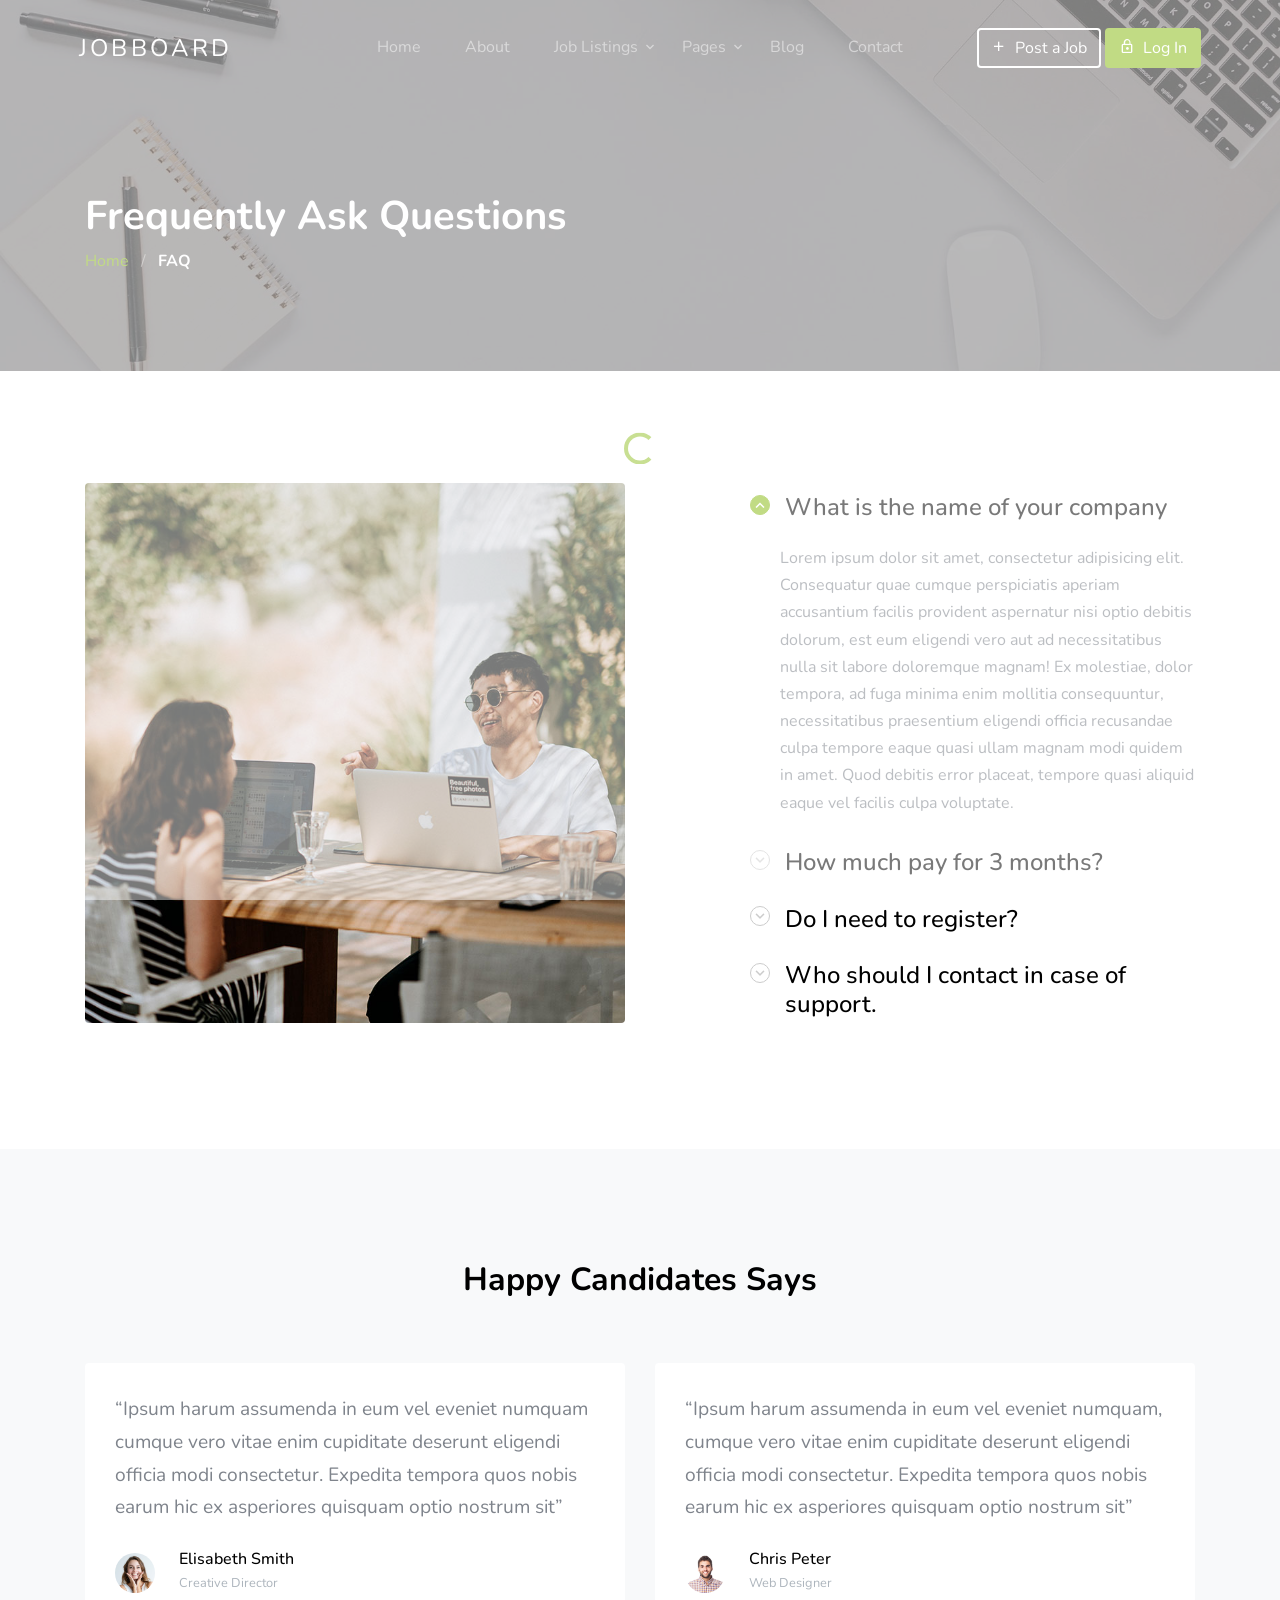
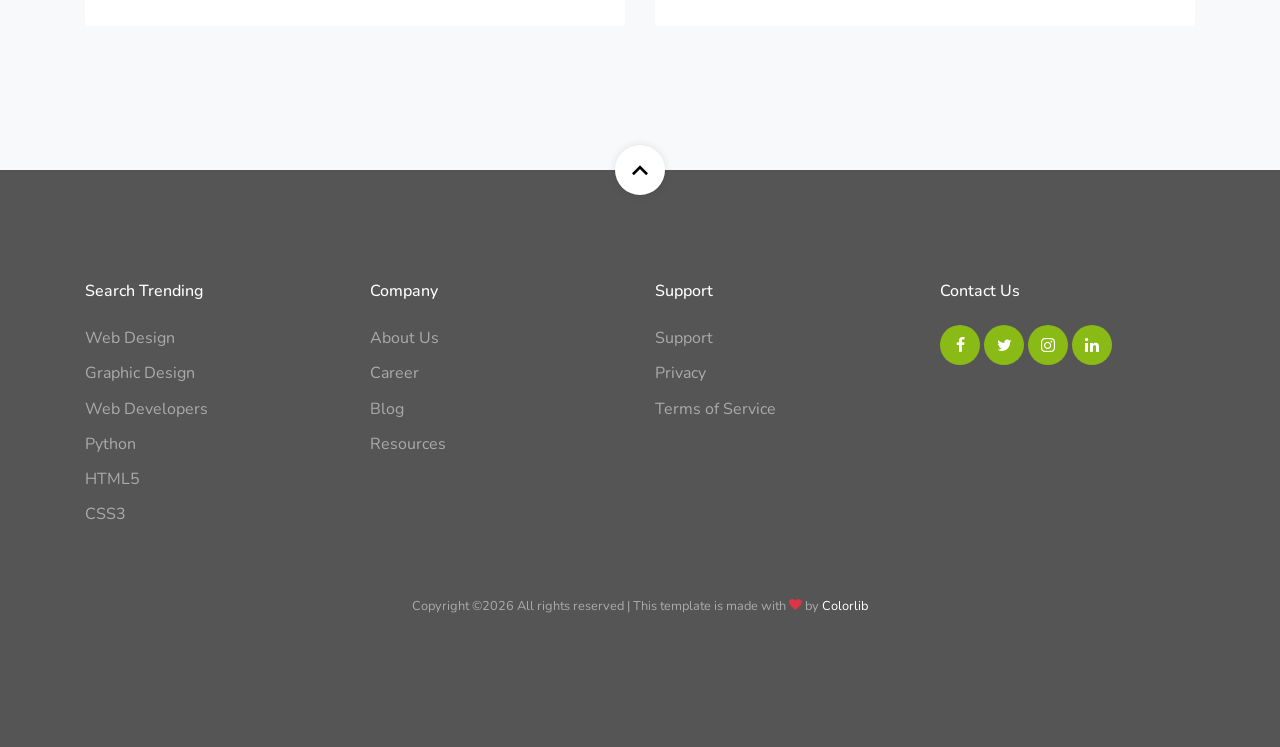
<file: faq.html>
<!doctype html>
<html lang="en">
  <head>
    <title>JobBoard &mdash; Website Template by Colorlib</title>
    <meta charset="utf-8">
    <meta name="viewport" content="width=device-width, initial-scale=1, shrink-to-fit=no">
    
    
    <link rel="stylesheet" href="css/custom-bs.css">
    <link rel="stylesheet" href="css/jquery.fancybox.min.css">
    <link rel="stylesheet" href="css/bootstrap-select.min.css">
    <link rel="stylesheet" href="fonts/icomoon/style.css">
    <link rel="stylesheet" href="fonts/line-icons/style.css">
    <link rel="stylesheet" href="css/owl.carousel.min.css">
    <link rel="stylesheet" href="css/animate.min.css">
    <link rel="stylesheet" href="css/quill.snow.css">
    

    <!-- MAIN CSS -->
    <link rel="stylesheet" href="css/style.css">    
  </head>
  <body id="top">

  <div id="overlayer"></div>
  <div class="loader">
    <div class="spinner-border text-primary" role="status">
      <span class="sr-only">Loading...</span>
    </div>
  </div>
    

<div class="site-wrap">

    <div class="site-mobile-menu site-navbar-target">
      <div class="site-mobile-menu-header">
        <div class="site-mobile-menu-close mt-3">
          <span class="icon-close2 js-menu-toggle"></span>
        </div>
      </div>
      <div class="site-mobile-menu-body"></div>
    </div> <!-- .site-mobile-menu -->
    

    <!-- NAVBAR -->
    <header class="site-navbar mt-3">
      <div class="container-fluid">
        <div class="row align-items-center">
          <div class="site-logo col-6"><a href="index.html">JobBoard</a></div>

          <nav class="mx-auto site-navigation">
            <ul class="site-menu js-clone-nav d-none d-xl-block ml-0 pl-0">
              <li><a href="index.html" class="nav-link">Home</a></li>
              <li><a href="about.html">About</a></li>
              <li class="has-children">
                <a href="job-listings.html">Job Listings</a>
                <ul class="dropdown">
                  <li><a href="job-single.html">Job Single</a></li>
                  <li><a href="post-job.html">Post a Job</a></li>
                </ul>
              </li>
              <li class="has-children">
                <a href="services.html">Pages</a>
                <ul class="dropdown">
                  <li><a href="services.html">Services</a></li>
                  <li><a href="service-single.html">Service Single</a></li>
                  <li><a href="blog-single.html">Blog Single</a></li>
                  <li><a href="portfolio.html">Portfolio</a></li>
                  <li><a href="portfolio-single.html">Portfolio Single</a></li>
                  <li><a href="testimonials.html">Testimonials</a></li>
                  <li><a href="faq.html" class="active">Frequently Ask Questions</a></li>
                  <li><a href="gallery.html">Gallery</a></li>
                </ul>
              </li>
              <li><a href="blog.html">Blog</a></li>
              <li><a href="contact.html">Contact</a></li>
              <li class="d-lg-none"><a href="post-job.html"><span class="mr-2">+</span> Post a Job</a></li>
              <li class="d-lg-none"><a href="login.html">Log In</a></li>
            </ul>
          </nav>
          
          <div class="right-cta-menu text-right d-flex aligin-items-center col-6">
            <div class="ml-auto">
              <a href="post-job.html" class="btn btn-outline-white border-width-2 d-none d-lg-inline-block"><span class="mr-2 icon-add"></span>Post a Job</a>
              <a href="login.html" class="btn btn-primary border-width-2 d-none d-lg-inline-block"><span class="mr-2 icon-lock_outline"></span>Log In</a>
            </div>
            <a href="#" class="site-menu-toggle js-menu-toggle d-inline-block d-xl-none mt-lg-2 ml-3"><span class="icon-menu h3 m-0 p-0 mt-2"></span></a>
          </div>

        </div>
      </div>
    </header>

    <!-- HOME -->
    <section class="section-hero overlay inner-page bg-image" style="background-image: url('images/hero_1.jpg');" id="home-section">
      <div class="container">
        <div class="row">
          <div class="col-md-7">
            <h1 class="text-white font-weight-bold">Frequently Ask Questions</h1>
            <div class="custom-breadcrumbs">
              <a href="index.html">Home</a> <span class="mx-2 slash">/</span>
              <span class="text-white"><strong>FAQ</strong></span>
            </div>
          </div>
        </div>
      </div>
    </section>

    <section class="site-section" id="accordion">
      <div class="container">
        
        <div class="row accordion justify-content-center block__76208">
          <div class="col-lg-6">
            <img src="images/sq_img_8.jpg" alt="Image" class="img-fluid rounded">
          </div>
          <div class="col-lg-5 ml-auto">
            <div class="accordion-item">
              <h3 class="mb-0 heading">
                <a class="btn-block h4" data-toggle="collapse" href="#collapseFive" role="button" aria-expanded="true" aria-controls="collapseFive">What is the name of your company<span class="icon"></span></a>
              </h3>
              <div id="collapseFive" class="collapse show" aria-labelledby="headingOne" data-parent="#accordion">
                <div class="body-text">
                  <p>Lorem ipsum dolor sit amet, consectetur adipisicing elit. Consequatur quae cumque perspiciatis aperiam accusantium facilis provident aspernatur nisi optio debitis dolorum, est eum eligendi vero aut ad necessitatibus nulla sit labore doloremque magnam! Ex molestiae, dolor tempora, ad fuga minima enim mollitia consequuntur, necessitatibus praesentium eligendi officia recusandae culpa tempore eaque quasi ullam magnam modi quidem in amet. Quod debitis error placeat, tempore quasi aliquid eaque vel facilis culpa voluptate.</p>
                </div>
              </div>
            </div> <!-- .accordion-item -->

            <div class="accordion-item">
              <h3 class="mb-0 heading">
                <a class="btn-block h4" data-toggle="collapse" href="#collapseSix" role="button" aria-expanded="false" aria-controls="collapseSix">How much pay for 3  months?<span class="icon"></span></a>
              </h3>
              <div id="collapseSix" class="collapse" aria-labelledby="headingOne" data-parent="#accordion">
                <div class="body-text">
                  <p>Lorem ipsum dolor sit amet, consectetur adipisicing elit. Vel ad laborum expedita. Nostrum iure atque enim quisquam minima distinctio omnis, consequatur aliquam suscipit, quidem, esse aspernatur! Libero, excepturi animi repellendus porro impedit nihil in doloremque a quaerat enim voluptatum, perspiciatis, quas dignissimos maxime ut cum reiciendis eius dolorum voluptatem aliquam!</p>
                </div>
              </div>
            </div> <!-- .accordion-item -->

            <div class="accordion-item">
              <h3 class="mb-0 heading">
                <a class="btn-block h4" data-toggle="collapse" href="#collapseSeven" role="button" aria-expanded="false" aria-controls="collapseSeven">Do I need to register?  <span class="icon"></span></a>
              </h3>
              <div id="collapseSeven" class="collapse" aria-labelledby="headingOne" data-parent="#accordion">
                <div class="body-text">
                  <p>Lorem ipsum dolor sit amet, consectetur adipisicing elit. Vel ad laborum expedita. Nostrum iure atque enim quisquam minima distinctio omnis, consequatur aliquam suscipit, quidem, esse aspernatur! Libero, excepturi animi repellendus porro impedit nihil in doloremque a quaerat enim voluptatum, perspiciatis, quas dignissimos maxime ut cum reiciendis eius dolorum voluptatem aliquam!</p>
                </div>
              </div>
            </div> <!-- .accordion-item -->

            <div class="accordion-item">
              <h3 class="mb-0 heading">
                <a class="btn-block h4" data-toggle="collapse" href="#collapseEight" role="button" aria-expanded="false" aria-controls="collapseEight">Who should I contact in case of support.<span class="icon"></span></a>
              </h3>
              <div id="collapseEight" class="collapse" aria-labelledby="headingOne" data-parent="#accordion">
                <div class="body-text">
                  <p>Lorem ipsum dolor sit amet, consectetur adipisicing elit. Vel ad laborum expedita. Nostrum iure atque enim quisquam minima distinctio omnis, consequatur aliquam suscipit, quidem, esse aspernatur! Libero, excepturi animi repellendus porro impedit nihil in doloremque a quaerat enim voluptatum, perspiciatis, quas dignissimos maxime ut cum reiciendis eius dolorum voluptatem aliquam!</p>
                </div>
              </div>
            </div> <!-- .accordion-item -->

          </div>

          
        </div>
      </div>
    </section>

    <section class="site-section bg-light">
      <div class="container">
        <div class="row mb-5">
          <div class="col-12 text-center" data-aos="fade">
            <h2 class="section-title mb-3">Happy Candidates Says</h2>
          </div>
        </div>
        <div class="row">
          <div class="col-lg-6">
            <div class="block__87154 bg-white rounded">
              <blockquote>
                <p>&ldquo;Ipsum harum assumenda in eum vel eveniet numquam cumque vero vitae enim cupiditate deserunt eligendi officia modi consectetur. Expedita tempora quos nobis earum hic ex asperiores quisquam optio nostrum sit&rdquo;</p>
              </blockquote>
              <div class="block__91147 d-flex align-items-center">
                <figure class="mr-4"><img src="images/person_1.jpg" alt="Image" class="img-fluid"></figure>
                <div>
                  <h3>Elisabeth Smith</h3>
                  <span class="position">Creative Director</span>
                </div>
              </div>
            </div>
          </div>

          <div class="col-lg-6">
            <div class="block__87154 bg-white rounded">
              <blockquote>
                <p>&ldquo;Ipsum harum assumenda in eum vel eveniet numquam, cumque vero vitae enim cupiditate deserunt eligendi officia modi consectetur. Expedita tempora quos nobis earum hic ex asperiores quisquam optio nostrum sit&rdquo;</p>
              </blockquote>
              <div class="block__91147 d-flex align-items-center">
                <figure class="mr-4"><img src="images/person_2.jpg" alt="Image" class="img-fluid"></figure>
                <div>
                  <h3>Chris Peter</h3>
                  <span class="position">Web Designer</span>
                </div>
              </div>
            </div>
          </div>


        </div>
      </div>
    </section>
    
    <footer class="site-footer">

      <a href="#top" class="smoothscroll scroll-top">
        <span class="icon-keyboard_arrow_up"></span>
      </a>

      <div class="container">
        <div class="row mb-5">
          <div class="col-6 col-md-3 mb-4 mb-md-0">
            <h3>Search Trending</h3>
            <ul class="list-unstyled">
              <li><a href="#">Web Design</a></li>
              <li><a href="#">Graphic Design</a></li>
              <li><a href="#">Web Developers</a></li>
              <li><a href="#">Python</a></li>
              <li><a href="#">HTML5</a></li>
              <li><a href="#">CSS3</a></li>
            </ul>
          </div>
          <div class="col-6 col-md-3 mb-4 mb-md-0">
            <h3>Company</h3>
            <ul class="list-unstyled">
              <li><a href="#">About Us</a></li>
              <li><a href="#">Career</a></li>
              <li><a href="#">Blog</a></li>
              <li><a href="#">Resources</a></li>
            </ul>
          </div>
          <div class="col-6 col-md-3 mb-4 mb-md-0">
            <h3>Support</h3>
            <ul class="list-unstyled">
              <li><a href="#">Support</a></li>
              <li><a href="#">Privacy</a></li>
              <li><a href="#">Terms of Service</a></li>
            </ul>
          </div>
          <div class="col-6 col-md-3 mb-4 mb-md-0">
            <h3>Contact Us</h3>
            <div class="footer-social">
              <a href="#"><span class="icon-facebook"></span></a>
              <a href="#"><span class="icon-twitter"></span></a>
              <a href="#"><span class="icon-instagram"></span></a>
              <a href="#"><span class="icon-linkedin"></span></a>
            </div>
          </div>
        </div>

        <div class="row text-center">
          <div class="col-12">
            <p class="copyright"><small>
              <!-- Link back to Colorlib can't be removed. Template is licensed under CC BY 3.0. -->
            Copyright &copy;<script>document.write(new Date().getFullYear());</script> All rights reserved | This template is made with <i class="icon-heart text-danger" aria-hidden="true"></i> by <a href="https://colorlib.com" target="_blank" >Colorlib</a>
            <!-- Link back to Colorlib can't be removed. Template is licensed under CC BY 3.0. --></small></p>
          </div>
        </div>
      </div>
    </footer>
  
  </div>

    <!-- SCRIPTS -->
    <script src="js/jquery.min.js"></script>
    <script src="js/bootstrap.bundle.min.js"></script>
    <script src="js/isotope.pkgd.min.js"></script>
    <script src="js/stickyfill.min.js"></script>
    <script src="js/jquery.fancybox.min.js"></script>
    <script src="js/jquery.easing.1.3.js"></script>
    
    <script src="js/jquery.waypoints.min.js"></script>
    <script src="js/jquery.animateNumber.min.js"></script>
    <script src="js/owl.carousel.min.js"></script>
    <script src="js/quill.min.js"></script>
    
    
    <script src="js/bootstrap-select.min.js"></script>
    
    <script src="js/custom.js"></script>
   
   
     
  </body>
</html>
</file>
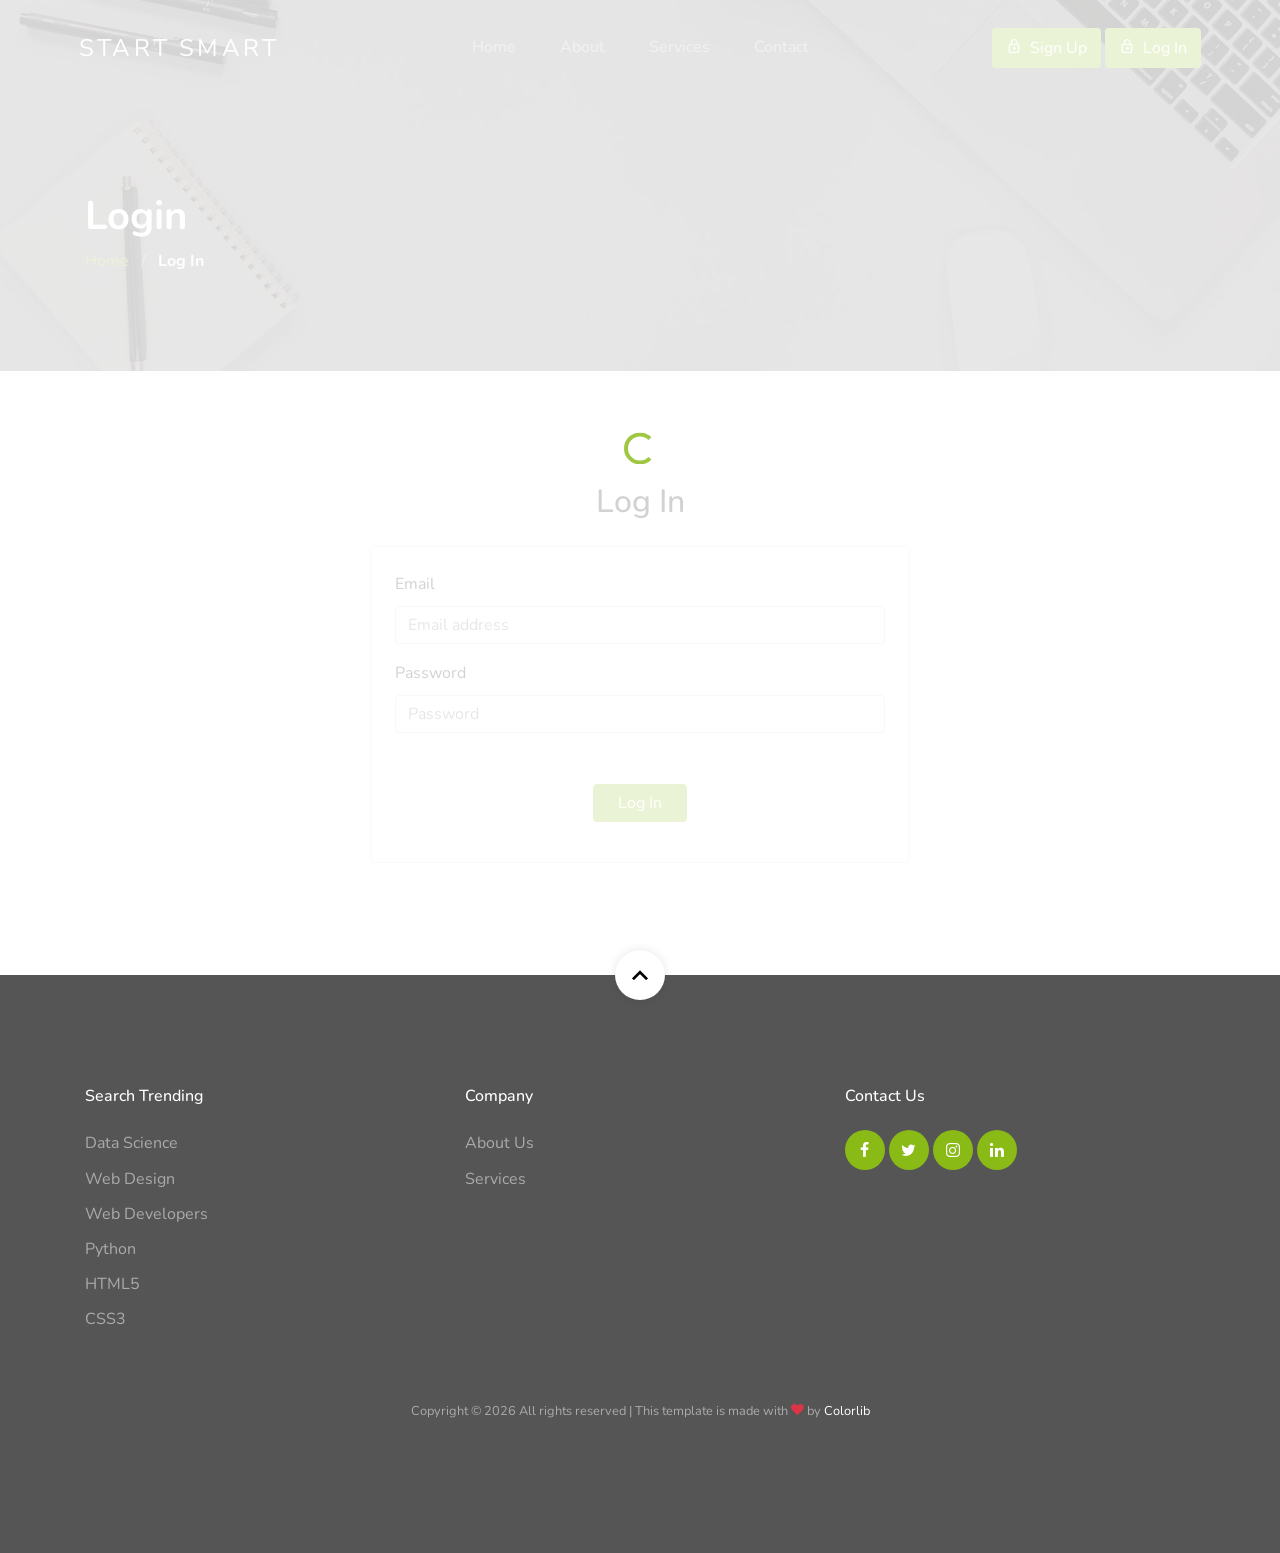
<file: login.html>
<!doctype html>
<html lang="en">
  <head>
    <title>Start Smart &mdash;  E-School  </title>
    <meta charset="utf-8">
    <meta name="viewport" content="width=device-width, initial-scale=1, shrink-to-fit=no">
    
    
    <link rel="stylesheet" href="css/custom-bs.css">
    <link rel="stylesheet" href="css/jquery.fancybox.min.css">
    <link rel="stylesheet" href="css/bootstrap-select.min.css">
    <link rel="stylesheet" href="fonts/icomoon/style.css">
    <link rel="stylesheet" href="fonts/line-icons/style.css">
    <link rel="stylesheet" href="css/owl.carousel.min.css">
    <link rel="stylesheet" href="css/animate.min.css">
    <link rel="stylesheet" href="css/quill.snow.css">
    <script src="js/script.js"></script>
    

    <!-- MAIN CSS -->
    <link rel="stylesheet" href="css/style.css">    
  </head>
  <body id="top">

  <div id="overlayer"></div>
  <div class="loader">
    <div class="spinner-border text-primary" role="status">
      <span class="sr-only">Loading...</span>
    </div>
  </div>
    

<div class="site-wrap">

    <div class="site-mobile-menu site-navbar-target">
      <div class="site-mobile-menu-header">
        <div class="site-mobile-menu-close mt-3">
          <span class="icon-close2 js-menu-toggle"></span>
        </div>
      </div>
      <div class="site-mobile-menu-body"></div>
    </div> <!-- .site-mobile-menu -->
    

    <!-- NAVBAR -->
    <header class="site-navbar mt-3">
      <div class="container-fluid">
        <div class="row align-items-center">
          <div class="site-logo col-6"><a href="index.html">Start Smart</a></div>

         <nav class="mx-auto site-navigation">
            <ul class="site-menu js-clone-nav d-none d-xl-block ml-0 pl-0">
              <li><a href="index.html" >Home</a></li>
              <li><a href="about.html">About</a></li>
              <li><a href="services.html">Services</a></li>
              <li><a href="contact.html">Contact</a></li>
              <li class="d-lg-none"><a href="login.html">Log In</a></li>
            </ul>
          </nav>

          <div class="right-cta-menu text-right d-flex aligin-items-center col-6">
            <div class="ml-auto">
              <a href="signUp.html" class="btn btn-primary border-width-2 d-none d-lg-inline-block"><span
                  class="mr-2 icon-lock_outline"></span>Sign Up</a>
              <a href="login.html" class="btn btn-primary border-width-2 d-none d-lg-inline-block"><span
                  class="mr-2 icon-lock_outline"></span>Log In</a>
            </div>
            <a href="#" class="site-menu-toggle js-menu-toggle d-inline-block d-xl-none mt-lg-2 ml-3"><span
                class="icon-menu h3 m-0 p-0 mt-2"></span></a>
          </div>

        </div>
      </div>
    </header>

    <!-- HOME -->
    <section class="section-hero overlay inner-page bg-image" style="background-image: url('images/hero_1.jpg');" id="home-section">
      <div class="container">
        <div class="row">
          <div class="col-md-7">
            <h1 class="text-white font-weight-bold">Login</h1>
            <div class="custom-breadcrumbs">
              <a href="#">Home</a> <span class="mx-2 slash">/</span>
              <span class="text-white"><strong>Log In</strong></span>
            </div>
          </div>
        </div>
      </div>
    </section>

    <section class="site-section" >
      <div class="container">
        <div class="row justify-content-center">
          <div class="col-lg-6 ">
            <h2 class="mb-4 text-center">Log In </h2>
            <form action="#" class="p-4 border rounded">

              <div class="row form-group">
                <div class="col-md-12 mb-3 mb-md-0">
                  <label class="text-black" for="fname">Email</label>
                  <input type="email" id="logInEmail" class="form-control" placeholder="Email address">
                </div>
              </div>
              <div class="row form-group mb-4">
                <div class="col-md-12 mb-3 mb-md-0">
                  <label class="text-black" for="fname">Password</label>
                  <input type="password" id="logInPassword" class="form-control" placeholder="Password">
                </div>
              </div>
              <span class=" alert text-danger small" id="logInError"></span>
              <div class="row form-group">
                <div class="col-md-12 text-center">
                  <input type="button" value="Log In" onclick="logIn()" class="btn px-4 btn-primary text-white">
                </div>
              </div>

            </form>
          </div>
        </div>
      </div>
    </section>
    
    <footer class="site-footer">

      <a href="#top" class="smoothscroll scroll-top">
        <span class="icon-keyboard_arrow_up"></span>
      </a>

      <div class="container">
        <div class="row mb-5">
          <div class="col-6 col-md-4 mb-4 mb-md-0">
            <h3>Search Trending</h3>
            <ul class="list-unstyled">
              <li><a href="#">Data Science</a></li>
              <li><a href="#">Web Design</a></li>
              <li><a href="#">Web Developers</a></li>
              <li><a href="#">Python</a></li>
              <li><a href="#">HTML5</a></li>
              <li><a href="#">CSS3</a></li>
            </ul>
          </div>
          <div class="col-6 col-md-4 mb-4 mb-md-0">
            <h3>Company</h3>
            <ul class="list-unstyled">
              <li><a href="about.html">About Us</a></li>
              <li><a href="services.html">Services</a></li>
            </ul>
          </div>
          <div class="col-6 col-md-4 mb-4 mb-md-0">
            <h3>Contact Us</h3>
            <div class="footer-social">
              <a href="#"><span class="icon-facebook"></span></a>
              <a href="#"><span class="icon-twitter"></span></a>
              <a href="#"><span class="icon-instagram"></span></a>
              <a href="#"><span class="icon-linkedin"></span></a>
            </div>
          </div>
        </div>

        <div class="row text-center">
          <div class="col-12">
            <p class="copyright"><small>
                <!-- Link back to Colorlib can't be removed. Template is licensed under CC BY 3.0. -->
                Copyright &copy;
                <script>document.write(new Date().getFullYear());</script> All rights reserved | This template is made
                with <i class="icon-heart text-danger" aria-hidden="true"></i> by <a href="https://colorlib.com"
                  target="_blank">Colorlib</a>
                <!-- Link back to Colorlib can't be removed. Template is licensed under CC BY 3.0. --></small></p>
          </div>
        </div>
      </div>
    </footer>
  </div>

    <!-- SCRIPTS -->
    <script src="js/jquery.min.js"></script>
    <script src="js/bootstrap.bundle.min.js"></script>
    <script src="js/isotope.pkgd.min.js"></script>
    <script src="js/stickyfill.min.js"></script>
    <script src="js/jquery.fancybox.min.js"></script>
    <script src="js/jquery.easing.1.3.js"></script>
    
    <script src="js/jquery.waypoints.min.js"></script>
    <script src="js/jquery.animateNumber.min.js"></script>
    <script src="js/owl.carousel.min.js"></script>
    <script src="js/quill.min.js"></script>
    
    
    <script src="js/bootstrap-select.min.js"></script>
    
    <script src="js/custom.js"></script>
   
   
     
  </body>
</html>
</file>
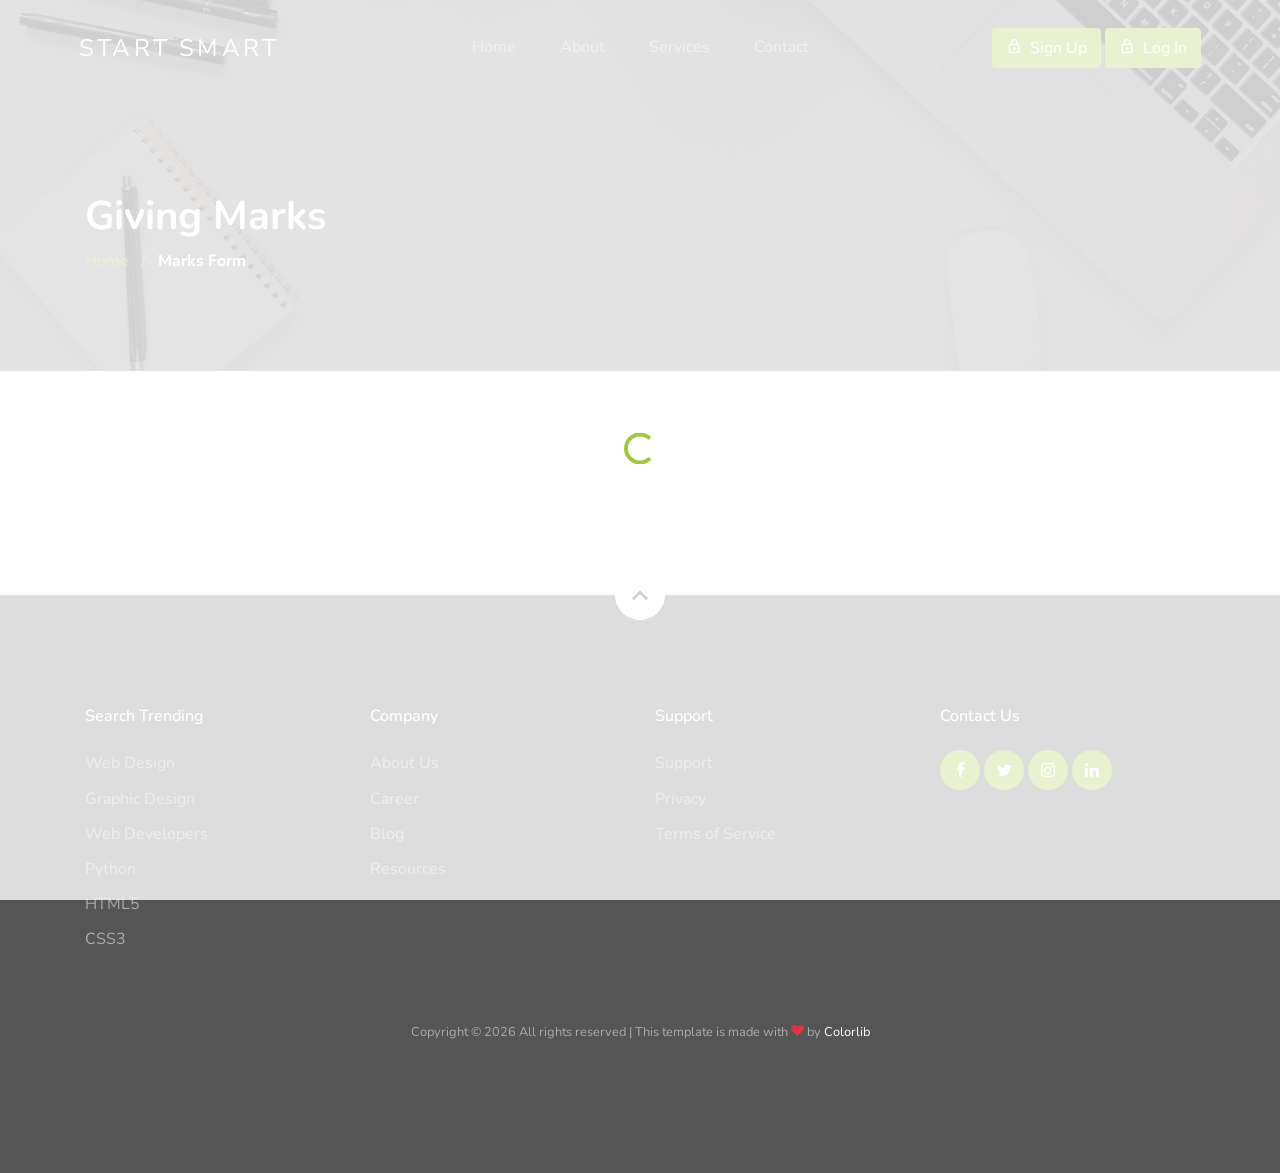
<file: marks.html>
<!doctype html>
<html lang="en">

<head>
  <title>Giving Marks&mdash; E-School </title>
  <meta charset="utf-8">
  <meta name="viewport" content="width=device-width, initial-scale=1, shrink-to-fit=no">


  <link rel="stylesheet" href="css/custom-bs.css">
  <link rel="stylesheet" href="css/jquery.fancybox.min.css">
  <link rel="stylesheet" href="css/bootstrap-select.min.css">
  <link rel="stylesheet" href="fonts/icomoon/style.css">
  <link rel="stylesheet" href="fonts/line-icons/style.css">
  <link rel="stylesheet" href="css/owl.carousel.min.css">
  <link rel="stylesheet" href="css/animate.min.css">
  <link rel="stylesheet" href="css/quill.snow.css">
  <script src="js/script.js"></script>


  <!-- MAIN CSS -->
  <link rel="stylesheet" href="css/style.css">
</head>

<body id="top">

  <div id="overlayer"></div>
  <div class="loader">
    <div class="spinner-border text-primary" role="status">
      <span class="sr-only">Loading...</span>
    </div>
  </div>


  <div class="site-wrap">

    <div class="site-mobile-menu site-navbar-target">
      <div class="site-mobile-menu-header">
        <div class="site-mobile-menu-close mt-3">
          <span class="icon-close2 js-menu-toggle"></span>
        </div>
      </div>
      <div class="site-mobile-menu-body"></div>
    </div> <!-- .site-mobile-menu -->


    <!-- NAVBAR -->
    <header class="site-navbar mt-3">
      <div class="container-fluid">
        <div class="row align-items-center">
          <div class="site-logo col-6"><a href="index.html">Start Smart</a></div>

          <nav class="mx-auto site-navigation">
            <ul class="site-menu js-clone-nav d-none d-xl-block ml-0 pl-0">
              <li><a href="index.html" >Home</a></li>
              <li><a href="about.html">About</a></li>
              <li><a href="services.html">Services</a></li>
              <li><a href="contact.html">Contact</a></li>
              <li class="d-lg-none"><a href="login.html">Log In</a></li>
            </ul>
          </nav>

          <div class="right-cta-menu text-right d-flex aligin-items-center col-6">
            <div class="ml-auto">
              <a href="signUp.html" class="btn btn-primary border-width-2 d-none d-lg-inline-block"><span
                  class="mr-2 icon-lock_outline"></span>Sign Up</a>
              <a href="login.html" class="btn btn-primary border-width-2 d-none d-lg-inline-block"><span
                  class="mr-2 icon-lock_outline"></span>Log In</a>
            </div>
            <a href="#" class="site-menu-toggle js-menu-toggle d-inline-block d-xl-none mt-lg-2 ml-3"><span
                class="icon-menu h3 m-0 p-0 mt-2"></span></a>
          </div>

        </div>
      </div>
    </header>
    <!-- HOME -->
    <section class="section-hero overlay inner-page bg-image" style="background-image: url('images/hero_1.jpg');"
      id="home-section">
      <div class="container">
        <div class="row">
          <div class="col-md-7">
            <h1 class="text-white font-weight-bold">Giving Marks</h1>
            <div class="custom-breadcrumbs">
              <a href="#">Home</a> <span class="mx-2 slash">/</span>
              <span class="text-white"><strong>Marks Form</strong></span>
            </div>
          </div>
        </div>
      </div>
    </section>
    
    <section class="site-section">
      <div class="container">
        <span id="displaySubjects"></span>
        <script>
          givingMarks();
        </script>


      </div>
    </section>

    <footer class="site-footer">

      <a href="#top" class="smoothscroll scroll-top">
        <span class="icon-keyboard_arrow_up"></span>
      </a>

      <div class="container">
        <div class="row mb-5">
          <div class="col-6 col-md-3 mb-4 mb-md-0">
            <h3>Search Trending</h3>
            <ul class="list-unstyled">
              <li><a href="#">Web Design</a></li>
              <li><a href="#">Graphic Design</a></li>
              <li><a href="#">Web Developers</a></li>
              <li><a href="#">Python</a></li>
              <li><a href="#">HTML5</a></li>
              <li><a href="#">CSS3</a></li>
            </ul>
          </div>
          <div class="col-6 col-md-3 mb-4 mb-md-0">
            <h3>Company</h3>
            <ul class="list-unstyled">
              <li><a href="#">About Us</a></li>
              <li><a href="#">Career</a></li>
              <li><a href="#">Blog</a></li>
              <li><a href="#">Resources</a></li>
            </ul>
          </div>
          <div class="col-6 col-md-3 mb-4 mb-md-0">
            <h3>Support</h3>
            <ul class="list-unstyled">
              <li><a href="#">Support</a></li>
              <li><a href="#">Privacy</a></li>
              <li><a href="#">Terms of Service</a></li>
            </ul>
          </div>
          <div class="col-6 col-md-3 mb-4 mb-md-0">
            <h3>Contact Us</h3>
            <div class="footer-social">
              <a href="#"><span class="icon-facebook"></span></a>
              <a href="#"><span class="icon-twitter"></span></a>
              <a href="#"><span class="icon-instagram"></span></a>
              <a href="#"><span class="icon-linkedin"></span></a>
            </div>
          </div>
        </div>

        <div class="row text-center">
          <div class="col-12">
            <p class="copyright"><small>
                <!-- Link back to Colorlib can't be removed. Template is licensed under CC BY 3.0. -->
                Copyright &copy;
                <script>document.write(new Date().getFullYear());</script> All rights reserved | This template is made
                with <i class="icon-heart text-danger" aria-hidden="true"></i> by <a href="https://colorlib.com"
                  target="_blank">Colorlib</a>
                <!-- Link back to Colorlib can't be removed. Template is licensed under CC BY 3.0. --></small></p>
          </div>
        </div>
      </div>
    </footer>

  </div>

  <!-- SCRIPTS -->
  <script src="js/jquery.min.js"></script>
  <script src="js/bootstrap.bundle.min.js"></script>
  <script src="js/isotope.pkgd.min.js"></script>
  <script src="js/stickyfill.min.js"></script>
  <script src="js/jquery.fancybox.min.js"></script>
  <script src="js/jquery.easing.1.3.js"></script>

  <script src="js/jquery.waypoints.min.js"></script>
  <script src="js/jquery.animateNumber.min.js"></script>
  <script src="js/owl.carousel.min.js"></script>
  <script src="js/quill.min.js"></script>


  <script src="js/bootstrap-select.min.js"></script>

  <script src="js/custom.js"></script>



</body>

</html>
</file>
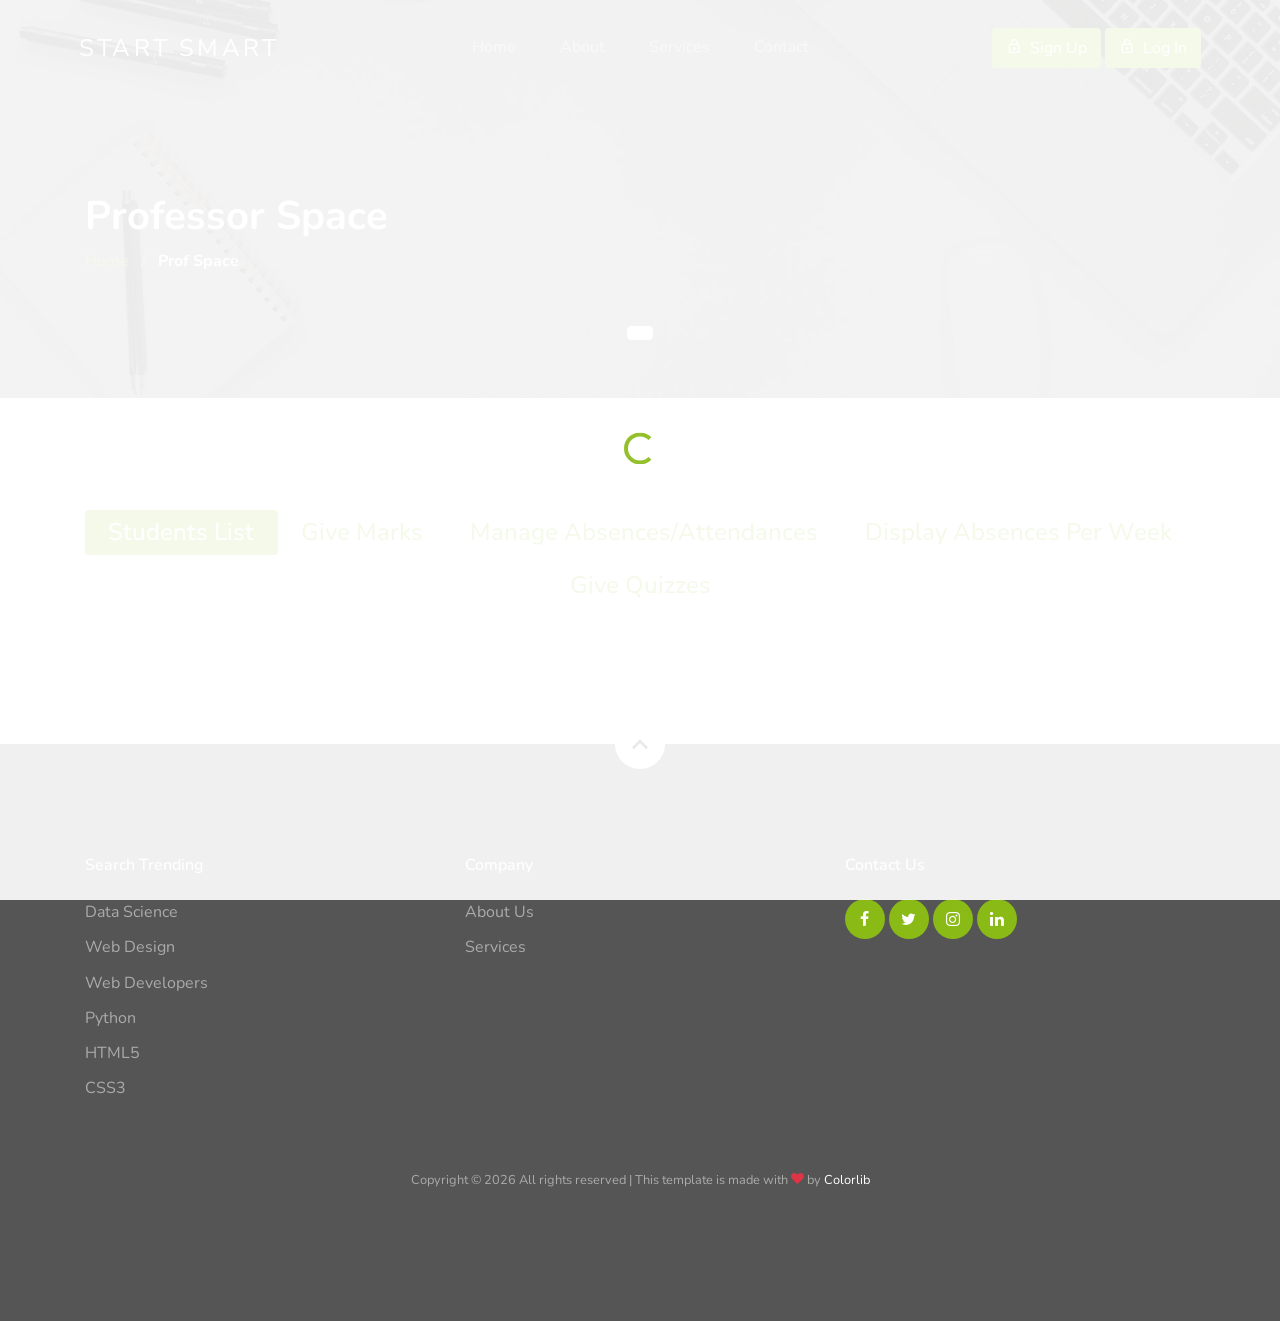
<file: profSpace.html>
<!DOCTYPE HTML>
<html lang="en">

<head>
  <title> Prof Space &mdash; Start Smart </title>
  <meta charset="utf-8">
  <meta name="viewport" content="width=device-width, initial-scale=1, shrink-to-fit=no">
  <link rel="stylesheet" href="css/custom-bs.css">
  <link rel="stylesheet" href="css/jquery.fancybox.min.css">
  <link rel="stylesheet" href="css/bootstrap-select.min.css">
  <link rel="stylesheet" href="fonts/icomoon/style.css">
  <link rel="stylesheet" href="fonts/line-icons/style.css">
  <link rel="stylesheet" href="css/owl.carousel.min.css">
  <link rel="stylesheet" href="css/animate.min.css">
  <link rel="stylesheet" href="css/quill.snow.css">
  <script src="js/script.js"></script>
  <!-- MAIN CSS -->
  <link rel="stylesheet" href="css/style.css">
</head>

<body id="top">

  <div id="overlayer"></div>
  <div class="loader">
    <div class="spinner-border text-primary" role="status">
      <span class="sr-only">Loading...</span>
    </div>
  </div>


  <div class="site-wrap">

    <div class="site-mobile-menu site-navbar-target">
      <div class="site-mobile-menu-header">
        <div class="site-mobile-menu-close mt-3">
          <span class="icon-close2 js-menu-toggle"></span>
        </div>
      </div>
      <div class="site-mobile-menu-body"></div>
    </div> <!-- .site-mobile-menu -->


    <!-- NAVBAR -->
    <header class="site-navbar mt-3">
      <div class="container-fluid">
        <div class="row align-items-center">
          <div class="site-logo col-6"><a href="index.html">Start Smart</a></div>

          <nav class="mx-auto site-navigation">
            <ul class="site-menu js-clone-nav d-none d-xl-block ml-0 pl-0">
              <li><a href="index.html">Home</a></li>
              <li><a href="about.html">About</a></li>
              <li><a href="services.html">Services</a></li>
              <li><a href="contact.html">Contact</a></li>
              <li class="d-lg-none"><a href="login.html">Log In</a></li>
            </ul>
          </nav>

          <div class="right-cta-menu text-right d-flex aligin-items-center col-6">
            <div class="ml-auto">
              <a href="signUp.html" class="btn btn-primary border-width-2 d-none d-lg-inline-block"><span
                  class="mr-2 icon-lock_outline"></span>Sign Up</a>
              <a href="login.html" class="btn btn-primary border-width-2 d-none d-lg-inline-block"><span
                  class="mr-2 icon-lock_outline"></span>Log In</a>
            </div>
            <a href="#" class="site-menu-toggle js-menu-toggle d-inline-block d-xl-none mt-lg-2 ml-3"><span
                class="icon-menu h3 m-0 p-0 mt-2"></span></a>
          </div>

        </div>
      </div>
    </header>

    <!-- HOME -->
    <section class="section-hero overlay inner-page bg-image" style="background-image: url('images/hero_1.jpg');"
      id="home-section">
      <div class="container">
        <div class="row">
          <div class="col-md-7">
            <h1 class="text-white font-weight-bold">Professor Space</h1>
            <div class="custom-breadcrumbs">
              <a href="index.html">Home</a> <span class="mx-2 slash">/</span>
              <span class="text-white"><strong>Prof Space</strong></span>
            </div>
          </div>
        </div>
        <div class="  text-center">
          <span id="wlc2" class="h4 text-black  btn btn-light"></span>
          <script>
            wlc();
          </script>
        </div>
      </div>
    </section>

    <section class="site-section" id="accordion">
      <div class="container justify-content-center">
        <ul class="nav nav-pills nav-fill mb-3" id="pills-tab" role="tablist">
          <li class="nav-item" role="presentation">
            <a class="nav-link h4 active" id="pills-home-tab" data-toggle="pill" href="#studentList" role="tab"
              aria-controls="pills-Student List" aria-selected="true" onclick="displayStudents()">Students List</a>
          </li>
          <li class="nav-item" role="presentation">
            <a class="nav-link h4" id="pills-profile-tab" data-toggle="pill" href="#givingMarks" role="tab"
              aria-controls="pills-givingMarks" aria-selected="false" onclick="givingMarksStudentList()">Give
              Marks</a>
          </li>
          <li class="nav-item" role="presentation">
            <a class="nav-link h4" id="pills-contact-tab" data-toggle="pill" href="#Absences-Attendances" role="tab"
              aria-controls="pills-Absences-Attendances" aria-selected="false" onclick="Absence_AttendanceTab()">Manage
              Absences/Attendances</a>
          </li>
          <li class="nav-item" role="presentation">
            <a class="nav-link h4" id="pills-absences-tab" data-toggle="pill" href="#displayAbsences" role="tab"
              aria-controls="pills-displayAbsences" aria-selected="false" onclick="displayAbsences()">Display Absences
              Per Week</a>
          </li>
          <li class="nav-item" role="presentation">
            <a class="nav-link h4" id="pills-quiz-tab" data-toggle="pill" href="#giveQuiz" role="tab"
              aria-controls="pills-giveQuiz " aria-selected="false">Give Quizzes</a>
          </li>
        </ul>
        <div class="tab-content" id="pills-tabContent">
          <div class="tab-pane fade show active" id="studentList" role="tabpanel" aria-labelledby="pills-home-tab">
          </div>
          <div class="tab-pane fade" id="givingMarks" role="tabpanel" aria-labelledby="pills-profile-tab">
          </div>
          <div class="tab-pane fade" id="Absences-Attendances" role="tabpanel" aria-labelledby="pills-contact-tab">
          </div>
          <div class="tab-pane fade" id="displayAbsences" role="tabpanel" aria-labelledby="pills-absences-tab">
          </div>

          <div class="tab-pane fade" id="giveQuiz" role="tabpanel" aria-labelledby="pills-quiz-tab">
            <div class="justify-content-center">
              <div onload="createTable()">
                <div id="cont" class="table  table-secondary  table-responsive  text-center">
                </div>
                <div class="row text-left">
                  <div class="col-3">
                    <label for="sectionInput" class="bg-light">Section :</label>
                    <input type="text" class="form-control" id="sectionInput">
                  </div>
                  <div class="col-3">
                    <label for="classeInput" class="bg-light">Class :</label>
                    <input type="text" class="form-control" id="classeInput">
                  </div>
                </div>
                <span class="text-danger" id="quizExist"></span>
                <!-- the container to add the TABLE -->
                <div class=" row justify-content-end mr-2">

                  <input type="button" id="addRow" value="Add New Row" class='btn btn-light ' onclick="addRow()" />

                  <input type="button" id="bt" value="Submit Data" class='btn btn-light ' onclick="submit()" />
                </div>

                <script>
                  var arrHead = new Array();	// array for header.
                  arrHead = ['', 'Questions', 'Right Answer', 'Wrong Answers'];
                  createTable();
                </script>
              </div>
            </div>
          </div>
        </div>
      </div>


    </section>

    <footer class="site-footer">

      <a href="#top" class="smoothscroll scroll-top">
        <span class="icon-keyboard_arrow_up"></span>
      </a>

      <div class="container">
        <div class="row mb-5">
          <div class="col-6 col-md-4 mb-4 mb-md-0">
            <h3>Search Trending</h3>
            <ul class="list-unstyled">
              <li><a href="#">Data Science</a></li>
              <li><a href="#">Web Design</a></li>
              <li><a href="#">Web Developers</a></li>
              <li><a href="#">Python</a></li>
              <li><a href="#">HTML5</a></li>
              <li><a href="#">CSS3</a></li>
            </ul>
          </div>
          <div class="col-6 col-md-4 mb-4 mb-md-0">
            <h3>Company</h3>
            <ul class="list-unstyled">
              <li><a href="about.html">About Us</a></li>
              <li><a href="services.html">Services</a></li>
            </ul>
          </div>
          <div class="col-6 col-md-4 mb-4 mb-md-0">
            <h3>Contact Us</h3>
            <div class="footer-social">
              <a href="#"><span class="icon-facebook"></span></a>
              <a href="#"><span class="icon-twitter"></span></a>
              <a href="#"><span class="icon-instagram"></span></a>
              <a href="#"><span class="icon-linkedin"></span></a>
            </div>
          </div>
        </div>

        <div class="row text-center">
          <div class="col-12">
            <p class="copyright"><small>
                <!-- Link back to Colorlib can't be removed. Template is licensed under CC BY 3.0. -->
                Copyright &copy;
                <script>document.write(new Date().getFullYear());</script> All rights reserved | This template is made
                with <i class="icon-heart text-danger" aria-hidden="true"></i> by <a href="https://colorlib.com"
                  target="_blank">Colorlib</a>
                <!-- Link back to Colorlib can't be removed. Template is licensed under CC BY 3.0. --></small></p>
          </div>
        </div>
      </div>
    </footer>

  </div>


  <!-- SCRIPTS -->
  <script src="js/jquery.min.js"></script>
  <script src="js/bootstrap.bundle.min.js"></script>
  <script src="js/isotope.pkgd.min.js"></script>
  <script src="js/stickyfill.min.js"></script>
  <script src="js/jquery.fancybox.min.js"></script>
  <script src="js/jquery.easing.1.3.js"></script>

  <script src="js/jquery.waypoints.min.js"></script>
  <script src="js/jquery.animateNumber.min.js"></script>
  <script src="js/owl.carousel.min.js"></script>
  <script src="js/quill.min.js"></script>


  <script src="js/bootstrap-select.min.js"></script>

  <script src="js/custom.js"></script>



</body>

</html>
</file>
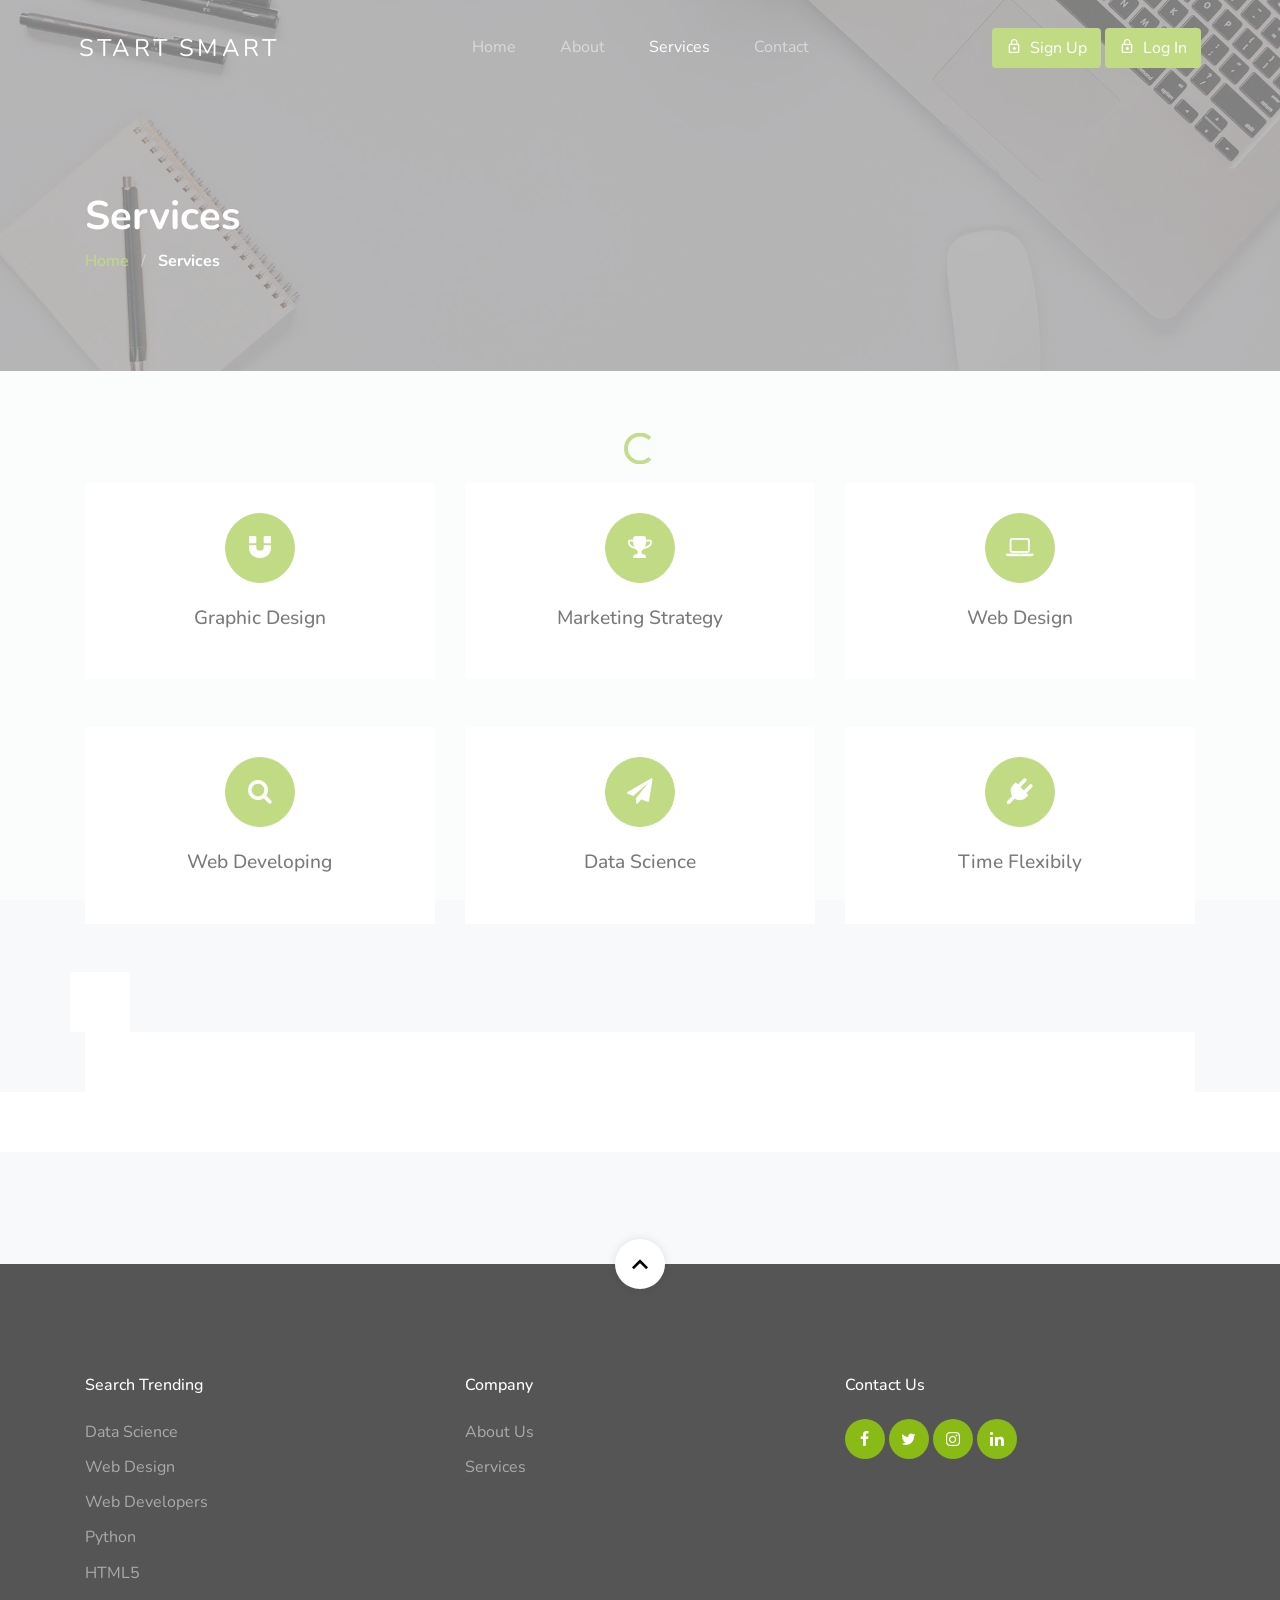
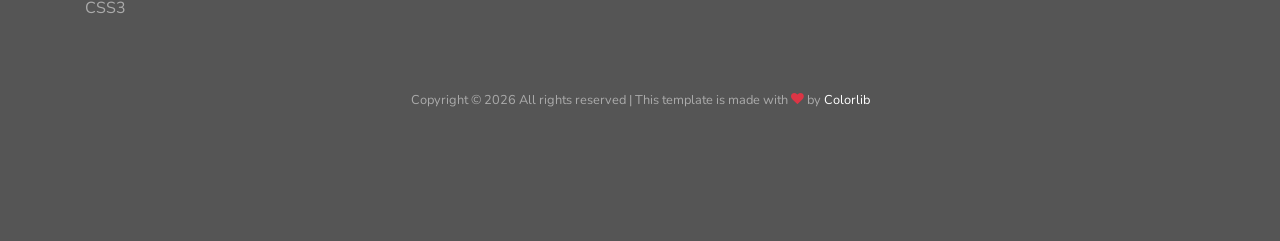
<file: services.html>
<!doctype html>
<html lang="en">
  <head>
    <title>Start Smart &mdash;  E-School  </title>
    <meta charset="utf-8">
    <meta name="viewport" content="width=device-width, initial-scale=1, shrink-to-fit=no">
    
    
    <link rel="stylesheet" href="css/custom-bs.css">
    <link rel="stylesheet" href="css/jquery.fancybox.min.css">
    <link rel="stylesheet" href="css/bootstrap-select.min.css">
    <link rel="stylesheet" href="fonts/icomoon/style.css">
    <link rel="stylesheet" href="fonts/line-icons/style.css">
    <link rel="stylesheet" href="css/owl.carousel.min.css">
    <link rel="stylesheet" href="css/animate.min.css">
    <link rel="stylesheet" href="css/quill.snow.css">
    

    <!-- MAIN CSS -->
    <link rel="stylesheet" href="css/style.css">    
  </head>
  <body id="top">

  <div id="overlayer"></div>
  <div class="loader">
    <div class="spinner-border text-primary" role="status">
      <span class="sr-only">Loading...</span>
    </div>
  </div>
    

<div class="site-wrap">

    <div class="site-mobile-menu site-navbar-target">
      <div class="site-mobile-menu-header">
        <div class="site-mobile-menu-close mt-3">
          <span class="icon-close2 js-menu-toggle"></span>
        </div>
      </div>
      <div class="site-mobile-menu-body"></div>
    </div> <!-- .site-mobile-menu -->
    

    <!-- NAVBAR -->
    <header class="site-navbar mt-3">
      <div class="container-fluid">
        <div class="row align-items-center">
          <div class="site-logo col-6"><a href="index.html">Start Smart</a></div>

          <nav class="mx-auto site-navigation">
            <ul class="site-menu js-clone-nav d-none d-xl-block ml-0 pl-0">
              <li><a href="index.html" >Home</a></li>
              <li><a href="about.html">About</a></li>
              <li><a href="services.html" class="nav-link active">Services</a></li>
              <li><a href="contact.html">Contact</a></li>
              <li class="d-lg-none"><a href="login.html">Log In</a></li>
            </ul>
          </nav>

          <div class="right-cta-menu text-right d-flex aligin-items-center col-6">
            <div class="ml-auto">
              <a href="signUp.html" class="btn btn-primary border-width-2 d-none d-lg-inline-block"><span
                  class="mr-2 icon-lock_outline"></span>Sign Up</a>
              <a href="login.html" class="btn btn-primary border-width-2 d-none d-lg-inline-block"><span
                  class="mr-2 icon-lock_outline"></span>Log In</a>
            </div>
            <a href="#" class="site-menu-toggle js-menu-toggle d-inline-block d-xl-none mt-lg-2 ml-3"><span
                class="icon-menu h3 m-0 p-0 mt-2"></span></a>
          </div>

        </div>
      </div>
    </header>

    <!-- HOME -->
    <section class="section-hero overlay inner-page bg-image" style="background-image: url('images/hero_1.jpg');" id="home-section">
      <div class="container">
        <div class="row">
          <div class="col-md-7">
            <h1 class="text-white font-weight-bold">Services</h1>
            <div class="custom-breadcrumbs">
              <a href="#">Home</a> <span class="mx-2 slash">/</span>
              <span class="text-white"><strong>Services</strong></span>
            </div>
          </div>
        </div>
      </div>
    </section>

    <section class="site-section services-section bg-light block__62849" id="next-section">
      <div class="container">
        
        <div class="row">
          <div class="col-6 col-md-6 col-lg-4 mb-4 mb-lg-5">

            <a href="service-single.html" class="block__16443 text-center d-block">
              <span class="custom-icon mx-auto"><span class="icon-magnet d-block"></span></span>
              <h3>Graphic Design</h3>
            </a>

          </div>
          <div class="col-6 col-md-6 col-lg-4 mb-4 mb-lg-5">
            
            <a href="service-single.html" class="block__16443 text-center d-block">
              <span class="custom-icon mx-auto"><span class="icon-trophy d-block"></span></span>
              <h3>Marketing Strategy</h3>
              
            </a>            

          </div>
          <div class="col-6 col-md-6 col-lg-4 mb-4 mb-lg-5">
            
            <a href="service-single.html" class="block__16443 text-center d-block">
              <span class="custom-icon mx-auto"><span class="icon-laptop d-block"></span></span>
              <h3>Web Design</h3>
              
            </a>            

          </div>
          <div class="col-6 col-md-6 col-lg-4 mb-4 mb-lg-5">
            
            <a href="service-single.html" class="block__16443 text-center d-block">
              <span class="custom-icon mx-auto"><span class="icon-search d-block"></span></span>
              <h3>Web Developing</h3>
              
            </a>

          </div>
          <div class="col-6 col-md-6 col-lg-4 mb-4 mb-lg-5">
            
            <a href="service-single.html" class="block__16443 text-center d-block">
              <span class="custom-icon mx-auto"><span class="icon-paper-plane d-block"></span></span>
              <h3>Data Science </h3>
              
            </a>

          </div>
          <div class="col-6 col-md-6 col-lg-4 mb-4 mb-lg-5">
            
            <a href="service-single.html" class="block__16443 text-center d-block">
              <span class="custom-icon mx-auto"><span class="icon-plug d-block"></span></span>
              <h3>Time Flexibily</h3>

          </div>
        </div>

        
      </div>
    </section>
    
    <footer class="site-footer">

      <a href="#top" class="smoothscroll scroll-top">
        <span class="icon-keyboard_arrow_up"></span>
      </a>

      <div class="container">
        <div class="row mb-5">
          <div class="col-6 col-md-4 mb-4 mb-md-0">
            <h3>Search Trending</h3>
            <ul class="list-unstyled">
              <li><a href="#">Data Science</a></li>
              <li><a href="#">Web Design</a></li>
              <li><a href="#">Web Developers</a></li>
              <li><a href="#">Python</a></li>
              <li><a href="#">HTML5</a></li>
              <li><a href="#">CSS3</a></li>
            </ul>
          </div>
          <div class="col-6 col-md-4 mb-4 mb-md-0">
            <h3>Company</h3>
            <ul class="list-unstyled">
              <li><a href="about.html">About Us</a></li>
              <li><a href="services.html">Services</a></li>
            </ul>
          </div>
          <div class="col-6 col-md-4 mb-4 mb-md-0">
            <h3>Contact Us</h3>
            <div class="footer-social">
              <a href="#"><span class="icon-facebook"></span></a>
              <a href="#"><span class="icon-twitter"></span></a>
              <a href="#"><span class="icon-instagram"></span></a>
              <a href="#"><span class="icon-linkedin"></span></a>
            </div>
          </div>
        </div>

        <div class="row text-center">
          <div class="col-12">
            <p class="copyright"><small>
                <!-- Link back to Colorlib can't be removed. Template is licensed under CC BY 3.0. -->
                Copyright &copy;
                <script>document.write(new Date().getFullYear());</script> All rights reserved | This template is made
                with <i class="icon-heart text-danger" aria-hidden="true"></i> by <a href="https://colorlib.com"
                  target="_blank">Colorlib</a>
                <!-- Link back to Colorlib can't be removed. Template is licensed under CC BY 3.0. --></small></p>
          </div>
        </div>
      </div>
    </footer>
  </div>

    <!-- SCRIPTS -->
    <script src="js/jquery.min.js"></script>
    <script src="js/bootstrap.bundle.min.js"></script>
    <script src="js/isotope.pkgd.min.js"></script>
    <script src="js/stickyfill.min.js"></script>
    <script src="js/jquery.fancybox.min.js"></script>
    <script src="js/jquery.easing.1.3.js"></script>
    
    <script src="js/jquery.waypoints.min.js"></script>
    <script src="js/jquery.animateNumber.min.js"></script>
    <script src="js/owl.carousel.min.js"></script>
    <script src="js/quill.min.js"></script>
    
    
    <script src="js/bootstrap-select.min.js"></script>
    
    <script src="js/custom.js"></script>
   
   
     
  </body>
</html>
</file>
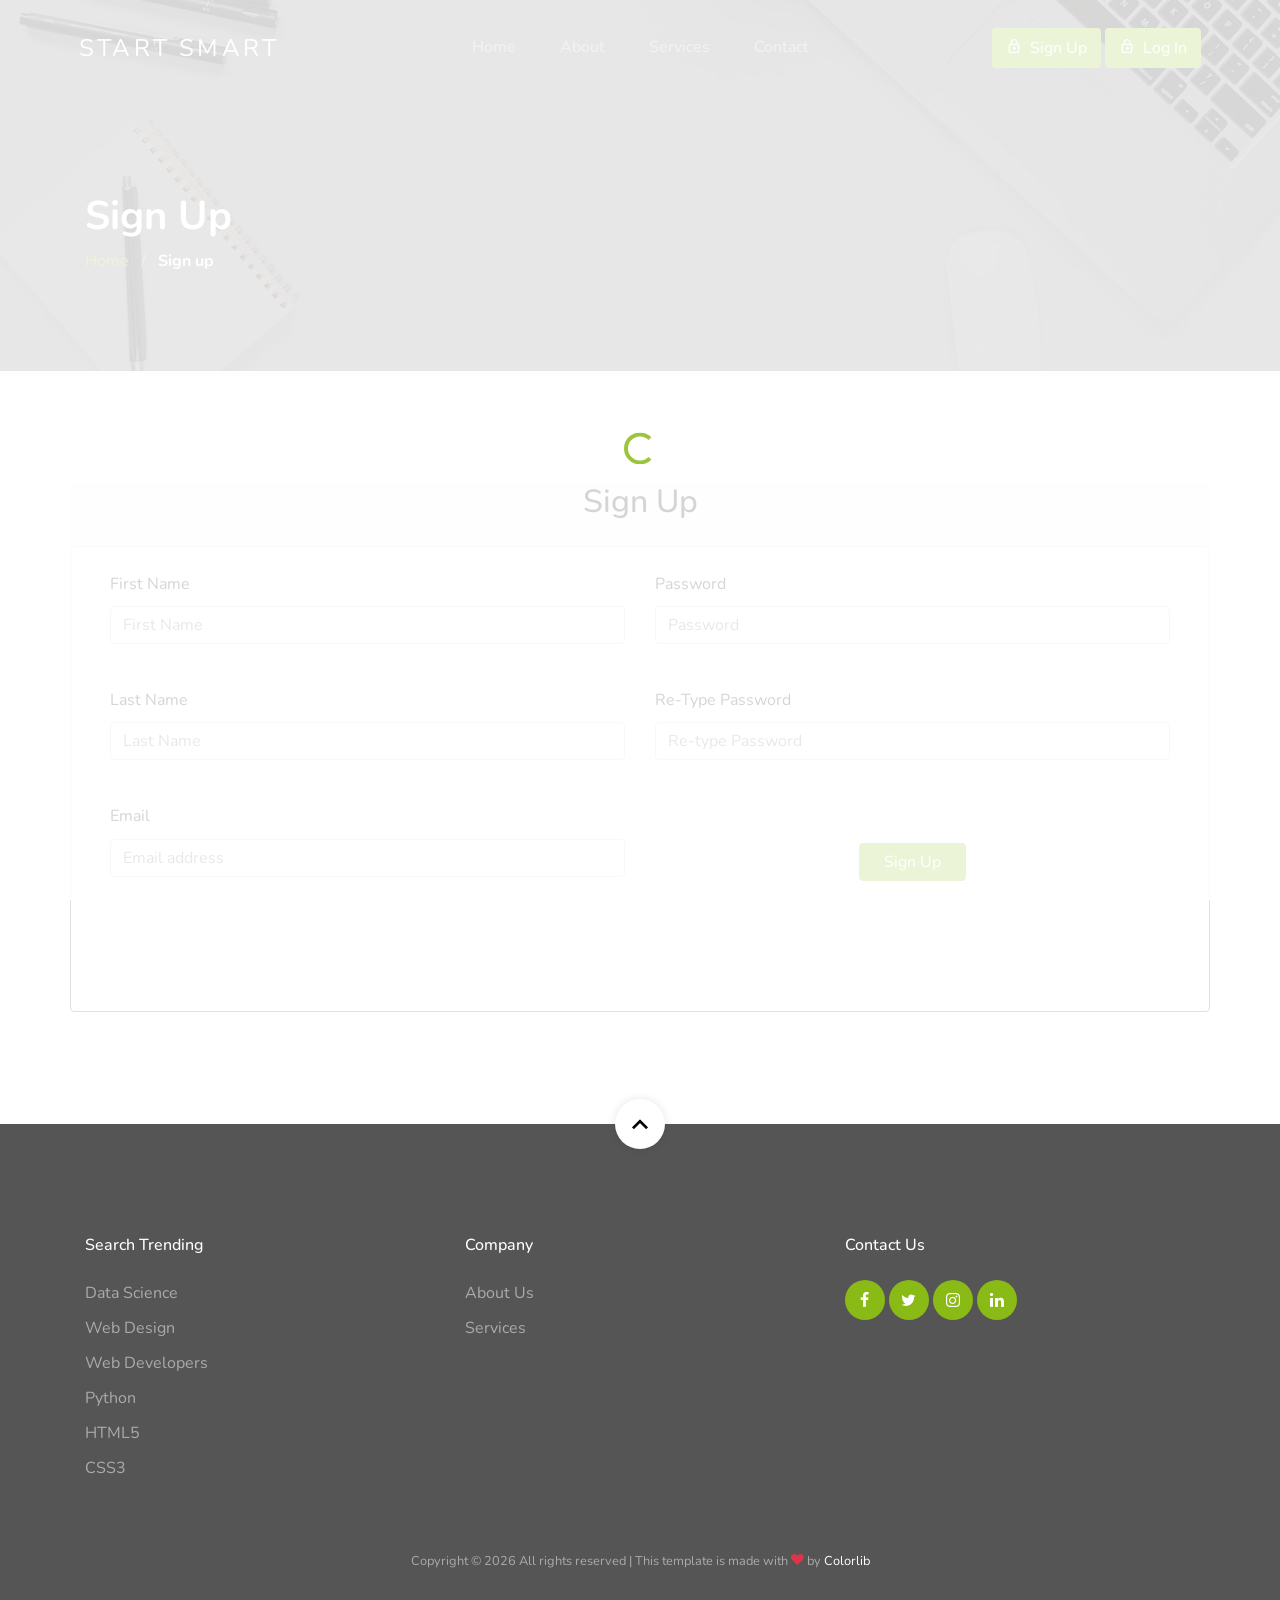
<file: signUp.html>
<!doctype html>
<html lang="en">

<head>
  <title>Start Smart &mdash; E-School </title>
  <meta charset="utf-8">
  <meta name="viewport" content="width=device-width, initial-scale=1, shrink-to-fit=no">


  <link rel="stylesheet" href="css/custom-bs.css">
  <link rel="stylesheet" href="css/jquery.fancybox.min.css">
  <link rel="stylesheet" href="css/bootstrap-select.min.css">
  <link rel="stylesheet" href="fonts/icomoon/style.css">
  <link rel="stylesheet" href="fonts/line-icons/style.css">
  <link rel="stylesheet" href="css/owl.carousel.min.css">
  <link rel="stylesheet" href="css/animate.min.css">
  <link rel="stylesheet" href="css/quill.snow.css">
  <script src="js/script.js"></script>


  <!-- MAIN CSS -->
  <link rel="stylesheet" href="css/style.css">
</head>

<body id="top">

  <div id="overlayer"></div>
  <div class="loader">
    <div class="spinner-border text-primary" role="status">
      <span class="sr-only">Loading...</span>
    </div>
  </div>


  <div class="site-wrap">

    <div class="site-mobile-menu site-navbar-target">
      <div class="site-mobile-menu-header">
        <div class="site-mobile-menu-close mt-3">
          <span class="icon-close2 js-menu-toggle"></span>
        </div>
      </div>
      <div class="site-mobile-menu-body"></div>
    </div> <!-- .site-mobile-menu -->


    <!-- NAVBAR -->
    <header class="site-navbar mt-3">
      <div class="container-fluid">
        <div class="row align-items-center">
          <div class="site-logo col-6"><a href="index.html">Start Smart</a></div>

          <nav class="mx-auto site-navigation">
            <ul class="site-menu js-clone-nav d-none d-xl-block ml-0 pl-0">
              <li><a href="index.html">Home</a></li>
              <li><a href="about.html">About</a></li>
              <li><a href="services.html">Services</a></li>
              <li><a href="contact.html">Contact</a></li>
              <li class="d-lg-none"><a href="login.html">Log In</a></li>
            </ul>
          </nav>

          <div class="right-cta-menu text-right d-flex aligin-items-center col-6">
            <div class="ml-auto">
              <a href="signUp.html" class="btn btn-primary border-width-2 d-none d-lg-inline-block"><span
                  class="mr-2 icon-lock_outline"></span>Sign Up</a>
              <a href="login.html" class="btn btn-primary border-width-2 d-none d-lg-inline-block"><span
                  class="mr-2 icon-lock_outline"></span>Log In</a>
            </div>
            <a href="#" class="site-menu-toggle js-menu-toggle d-inline-block d-xl-none mt-lg-2 ml-3"><span
                class="icon-menu h3 m-0 p-0 mt-2"></span></a>
          </div>

        </div>
      </div>
    </header>

    <!-- HOME -->
    <section class="section-hero overlay inner-page bg-image" style="background-image: url('images/hero_1.jpg');"
      id="home-section">
      <div class="container">
        <div class="row">
          <div class="col-md-7">
            <h1 class="text-white font-weight-bold">Sign Up</h1>
            <div class="custom-breadcrumbs">
              <a href="#">Home</a> <span class="mx-2 slash">/</span>
              <span class="text-white"><strong>Sign up</strong></span>
            </div>
          </div>
        </div>
      </div>
    </section>

    <section class="site-section">
      <div class="container">
        <div class="row justify-content-center bg-light ">
          <h2 class="mb-4 text-center">Sign Up </h2>
        </div><form action="#">
        <div class="row p-4 border rounded">
          
            <div class="col-lg-6 mb-5 ">

              <div class="row form-group">
                <div class="col-md-12 mb-3 mb-md-0">
                  <label class="text-black" for="fname">First Name</label>
                  <input type="text" id="fName" class="form-control" placeholder="First Name">
                  <span class=" alert text-danger small" id="fNameError"></span>
                </div>
              </div>

              <div class="row form-group">
                <div class="col-md-12 mb-3 mb-md-0">
                  <label class="text-black" for="fname">Last Name</label>
                  <input type="text" id="lName" class="form-control" placeholder="Last Name">
                  <span class=" alert text-danger small" id="lNameError"></span>
                </div>
              </div>
              <div class="row form-group">
                <div class="col-md-12 mb-3 mb-md-0">
                  <label class="text-black" for="fname">Email</label>
                  <input type="email" onblur="userIdentity()"  class="form-control"
                    placeholder="Email address" id="email">
                  <span class=" alert text-danger small" id="emailError"></span>
                </div>
              </div>
         
            </div>
            <div class="col-lg-6 mb-5 ">
              <div class="row form-group">
                <div class="col-md-12 mb-3 mb-md-0">
                  <label class="text-black" for="fname">Password</label>
                  <input type="password" id="password" class="form-control" placeholder="Password">
                  <span class=" alert text-danger small" id="passwordError"></span>
                </div>
              </div>
              <div class="row form-group mb-4">
                <div class="col-md-12 mb-3 mb-md-0">
                  <label class="text-black" for="fname">Re-Type Password</label>
                  <input type="password" id="cPassword" class="form-control" placeholder="Re-type Password">
                  <span class=" alert text-danger small" id="cPasswordError"></span>
                </div>
              </div>
              <div class="row form-group">
                <div class="col-md-12 mb-3 mb-md-0">

                  <div id="moduleSection"></div>
                </div>
              </div>
              <div class="row form-group">
                <div class="col-md-12 mb-3 mb-md-0">

                  <div id="classeSection"></div>
                </div>
              </div>
              <div class="row form-group text-center">
                <div class="col-md-12">
                  <input type="button" value="Sign Up" onclick="signUp()" class="btn px-4 btn-primary text-white">
                </div>
                <span class=" alert text-danger small" id="resultError"></span>
                <span class=" alert text-danger small" id="identError"></span>
              </div>
            </div>
           </div>

          </form>
         
      </div>
  </section>

  <footer class="site-footer">

    <a href="#top" class="smoothscroll scroll-top">
      <span class="icon-keyboard_arrow_up"></span>
    </a>

    <div class="container">
      <div class="row mb-5">
        <div class="col-6 col-md-4 mb-4 mb-md-0">
          <h3>Search Trending</h3>
          <ul class="list-unstyled">
            <li><a href="#">Data Science</a></li>
            <li><a href="#">Web Design</a></li>
            <li><a href="#">Web Developers</a></li>
            <li><a href="#">Python</a></li>
            <li><a href="#">HTML5</a></li>
            <li><a href="#">CSS3</a></li>
          </ul>
        </div>
        <div class="col-6 col-md-4 mb-4 mb-md-0">
          <h3>Company</h3>
          <ul class="list-unstyled">
            <li><a href="about.html">About Us</a></li>
            <li><a href="services.html">Services</a></li>
          </ul>
        </div>
        <div class="col-6 col-md-4 mb-4 mb-md-0">
          <h3>Contact Us</h3>
          <div class="footer-social">
            <a href="#"><span class="icon-facebook"></span></a>
            <a href="#"><span class="icon-twitter"></span></a>
            <a href="#"><span class="icon-instagram"></span></a>
            <a href="#"><span class="icon-linkedin"></span></a>
          </div>
        </div>
      </div>

      <div class="row text-center">
        <div class="col-12">
          <p class="copyright"><small>
              <!-- Link back to Colorlib can't be removed. Template is licensed under CC BY 3.0. -->
              Copyright &copy;
              <script>document.write(new Date().getFullYear());</script> All rights reserved | This template is made
              with <i class="icon-heart text-danger" aria-hidden="true"></i> by <a href="https://colorlib.com"
                target="_blank">Colorlib</a>
              <!-- Link back to Colorlib can't be removed. Template is licensed under CC BY 3.0. --></small></p>
        </div>
      </div>
    </div>
  </footer>
  </div>

  <!-- SCRIPTS -->
  <script src="js/jquery.min.js"></script>
  <script src="js/bootstrap.bundle.min.js"></script>
  <script src="js/isotope.pkgd.min.js"></script>
  <script src="js/stickyfill.min.js"></script>
  <script src="js/jquery.fancybox.min.js"></script>
  <script src="js/jquery.easing.1.3.js"></script>

  <script src="js/jquery.waypoints.min.js"></script>
  <script src="js/jquery.animateNumber.min.js"></script>
  <script src="js/owl.carousel.min.js"></script>
  <script src="js/quill.min.js"></script>


  <script src="js/bootstrap-select.min.js"></script>

  <script src="js/custom.js"></script>



</body>

</html>
</file>
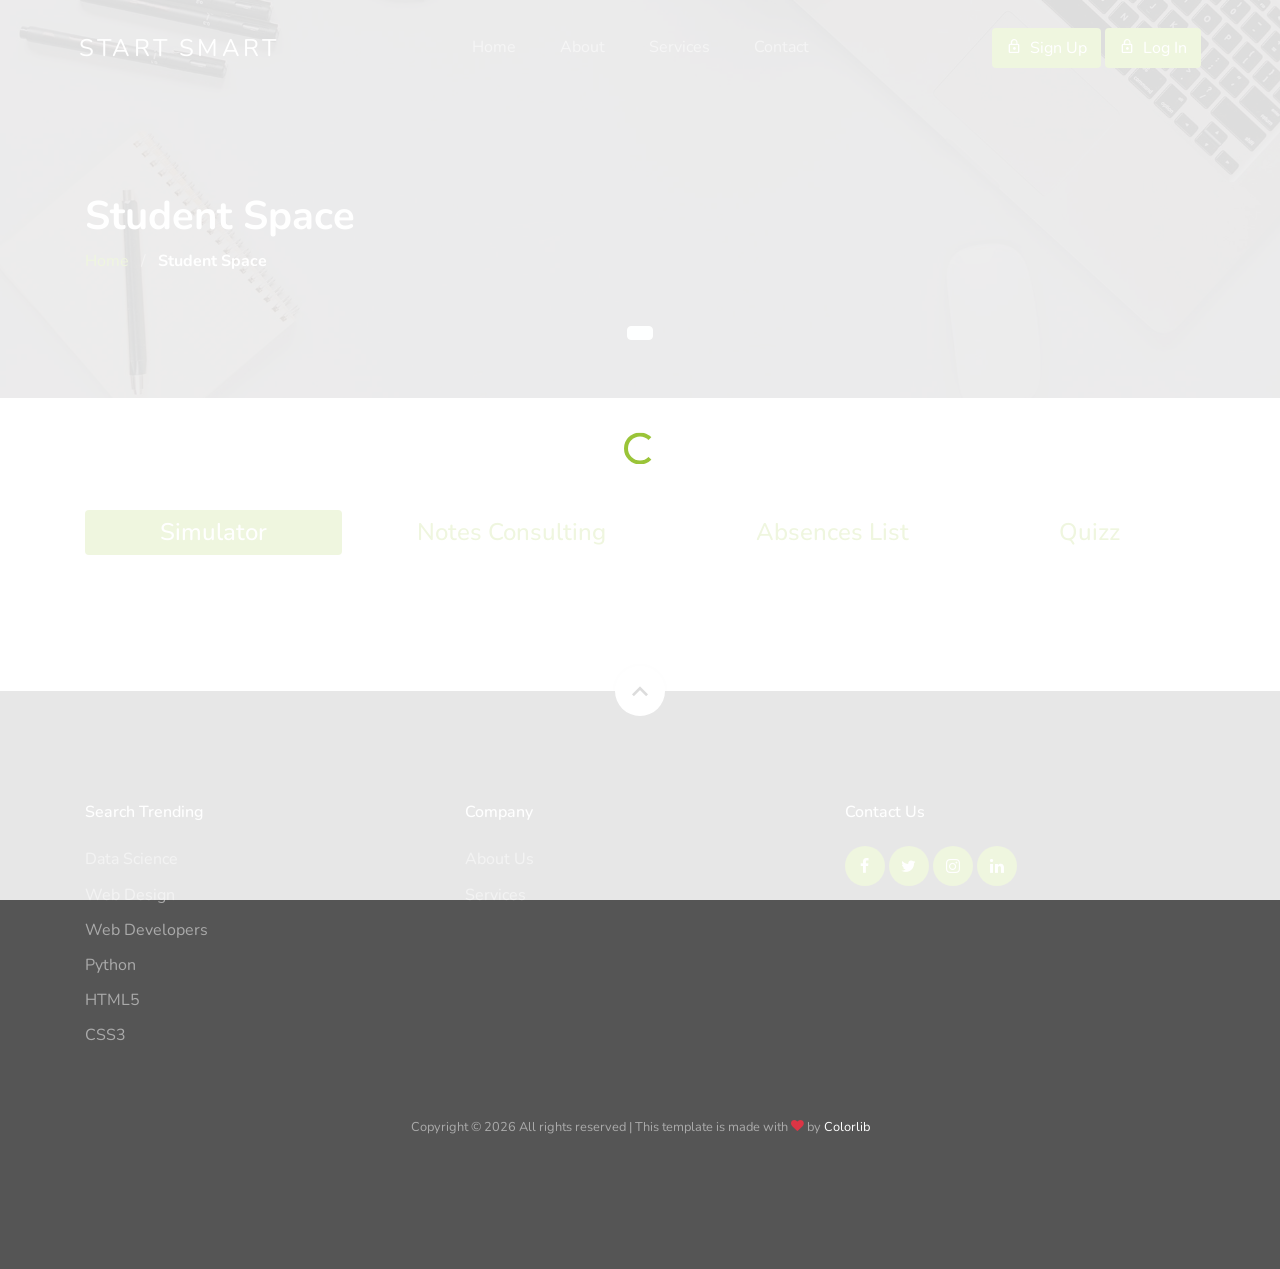
<file: studentSpace.html>
<!doctype html>
<html lang="en">

<head>
  <title>Student Space &mdash; Start Smart </title>
  <meta charset="utf-8">
  <meta name="viewport" content="width=device-width, initial-scale=1, shrink-to-fit=no">

  <link rel="stylesheet" href="css/custom-bs.css">
  <link rel="stylesheet" href="css/jquery.fancybox.min.css">
  <link rel="stylesheet" href="css/bootstrap-select.min.css">
  <link rel="stylesheet" href="fonts/icomoon/style.css">
  <link rel="stylesheet" href="fonts/line-icons/style.css">
  <link rel="stylesheet" href="css/owl.carousel.min.css">
  <link rel="stylesheet" href="css/animate.min.css">
  <link rel="stylesheet" href="css/quill.snow.css">
  <script src="js/script.js"></script>


  <!-- MAIN CSS -->
  <link rel="stylesheet" href="css/style.css">
</head>

<body id="top">

  <div id="overlayer"></div>
  <div class="loader">
    <div class="spinner-border text-primary" role="status">
      <span class="sr-only">Loading...</span>
    </div>
  </div>


  <div class="site-wrap">

    <div class="site-mobile-menu site-navbar-target">
      <div class="site-mobile-menu-header">
        <div class="site-mobile-menu-close mt-3">
          <span class="icon-close2 js-menu-toggle"></span>
        </div>
      </div>
      <div class="site-mobile-menu-body"></div>
    </div> <!-- .site-mobile-menu -->


    <!-- NAVBAR -->
    <header class="site-navbar mt-3">
      <div class="container-fluid">
        <div class="row align-items-center">
          <div class="site-logo col-6"><a href="index.html">Start Smart</a></div>

         <nav class="mx-auto site-navigation">
            <ul class="site-menu js-clone-nav d-none d-xl-block ml-0 pl-0">
              <li><a href="index.html" >Home</a></li>
              <li><a href="about.html">About</a></li>
              <li><a href="services.html">Services</a></li>
              <li><a href="contact.html">Contact</a></li>
              <li class="d-lg-none"><a href="login.html">Log In</a></li>
            </ul>
          </nav>

          <div class="right-cta-menu text-right d-flex aligin-items-center col-6">
            <div class="ml-auto">
              <a href="signUp.html" class="btn btn-primary border-width-2 d-none d-lg-inline-block"><span
                  class="mr-2 icon-lock_outline"></span>Sign Up</a>
              <a href="login.html" class="btn btn-primary border-width-2 d-none d-lg-inline-block"><span
                  class="mr-2 icon-lock_outline"></span>Log In</a>
            </div>
            <a href="#" class="site-menu-toggle js-menu-toggle d-inline-block d-xl-none mt-lg-2 ml-3"><span
                class="icon-menu h3 m-0 p-0 mt-2"></span></a>
          </div>

        </div>
      </div>
    </header>
    <!-- HOME -->
    <section class="section-hero overlay inner-page bg-image" style="background-image: url('images/hero_1.jpg');"
      id="home-section">
      <div class="container">
        <div class="row">
          <div class="col-md-7">
            <h1 class="text-white font-weight-bold">Student Space</h1>
            <div class="custom-breadcrumbs">
              <a href="index.html">Home</a> <span class="mx-2 slash">/</span>
              <span class="text-white"><strong>Student Space</strong></span>
            </div>
          </div>
        </div>
        <div  class="  text-center">
          <span id="wlc1" class="h4 text-black  btn btn-light"></span>
            <script>
              wlc();
            </script>
        </div>
      </div>
    </section>

    <section class="site-section" id="accordion">
      <div class="container justify-content-center">
        <ul class="nav nav-pills nav-fill mb-3" id="pills-tab" role="tablist">
          <li class="nav-item" role="presentation">
            <a class="nav-link h4 active" id="pills-home-tab" data-toggle="pill" href="#simulator" role="tab"
              aria-controls="pills-simulator" aria-selected="true" onclick="displaySimulator()">Simulator</a>
          </li>
          <li class="nav-item" role="presentation">
            <a class="nav-link h4" id="pills-profile-tab" data-toggle="pill" href="#notesConsulting" role="tab"
              aria-controls="pills-notesConsulting" aria-selected="false" onclick="displayNotes()">Notes Consulting</a>
          </li>
          <li class="nav-item" role="presentation">
            <a class="nav-link h4" id="pills-contact-tab" data-toggle="pill" href="#absencesList" role="tab"
              aria-controls="pills-absencesList" aria-selected="false" onclick="displayAbsencesList()">Absences List</a>
          </li>
          <li class="nav-item" role="presentation">
            <a class="nav-link h4" id="pills-quizz-tab" data-toggle="pill" href="#quizzTest" role="tab"
              aria-controls="pills-quizTest" aria-selected="false" onclick="displayQuizz()" >Quizz</a>
          </li>
        </ul>
        <div class="tab-content" id="pills-tabContent">
          <div class="tab-pane fade show active" id="simulator" role="tabpanel" aria-labelledby="pills-home-tab">
          </div>
          <div class="tab-pane fade" id="notesConsulting" role="tabpanel" aria-labelledby="pills-profile-tab">
          </div>
          <div class="tab-pane fade" id="absencesList" role="tabpanel" aria-labelledby="pills-contact-tab"></div>
          <div class="tab-pane fade" id="quizzTest" role="tabpanel" aria-labelledby="pills-quizz-tab"></div>
        </div>
      </div>
    </section>
    
    <footer class="site-footer">

      <a href="#top" class="smoothscroll scroll-top">
        <span class="icon-keyboard_arrow_up"></span>
      </a>

      <div class="container">
        <div class="row mb-5">
          <div class="col-6 col-md-4 mb-4 mb-md-0">
            <h3>Search Trending</h3>
            <ul class="list-unstyled">
              <li><a href="#">Data Science</a></li>
              <li><a href="#">Web Design</a></li>
              <li><a href="#">Web Developers</a></li>
              <li><a href="#">Python</a></li>
              <li><a href="#">HTML5</a></li>
              <li><a href="#">CSS3</a></li>
            </ul>
          </div>
          <div class="col-6 col-md-4 mb-4 mb-md-0">
            <h3>Company</h3>
            <ul class="list-unstyled">
              <li><a href="about.html">About Us</a></li>
              <li><a href="services.html">Services</a></li>
            </ul>
          </div>
          <div class="col-6 col-md-4 mb-4 mb-md-0">
            <h3>Contact Us</h3>
            <div class="footer-social">
              <a href="#"><span class="icon-facebook"></span></a>
              <a href="#"><span class="icon-twitter"></span></a>
              <a href="#"><span class="icon-instagram"></span></a>
              <a href="#"><span class="icon-linkedin"></span></a>
            </div>
          </div>
        </div>

        <div class="row text-center">
          <div class="col-12">
            <p class="copyright"><small>
                <!-- Link back to Colorlib can't be removed. Template is licensed under CC BY 3.0. -->
                Copyright &copy;
                <script>document.write(new Date().getFullYear());</script> All rights reserved | This template is made
                with <i class="icon-heart text-danger" aria-hidden="true"></i> by <a href="https://colorlib.com"
                  target="_blank">Colorlib</a>
                <!-- Link back to Colorlib can't be removed. Template is licensed under CC BY 3.0. --></small></p>
          </div>
        </div>
      </div>
    </footer>
  </div>

  <!-- SCRIPTS -->
  <script src="js/jquery.min.js"></script>
  <script src="js/bootstrap.bundle.min.js"></script>
  <script src="js/isotope.pkgd.min.js"></script>
  <script src="js/stickyfill.min.js"></script>
  <script src="js/jquery.fancybox.min.js"></script>
  <script src="js/jquery.easing.1.3.js"></script>

  <script src="js/jquery.waypoints.min.js"></script>
  <script src="js/jquery.animateNumber.min.js"></script>
  <script src="js/owl.carousel.min.js"></script>
  <script src="js/quill.min.js"></script>


  <script src="js/bootstrap-select.min.js"></script>

  <script src="js/custom.js"></script>



</body>

</html>
</file>
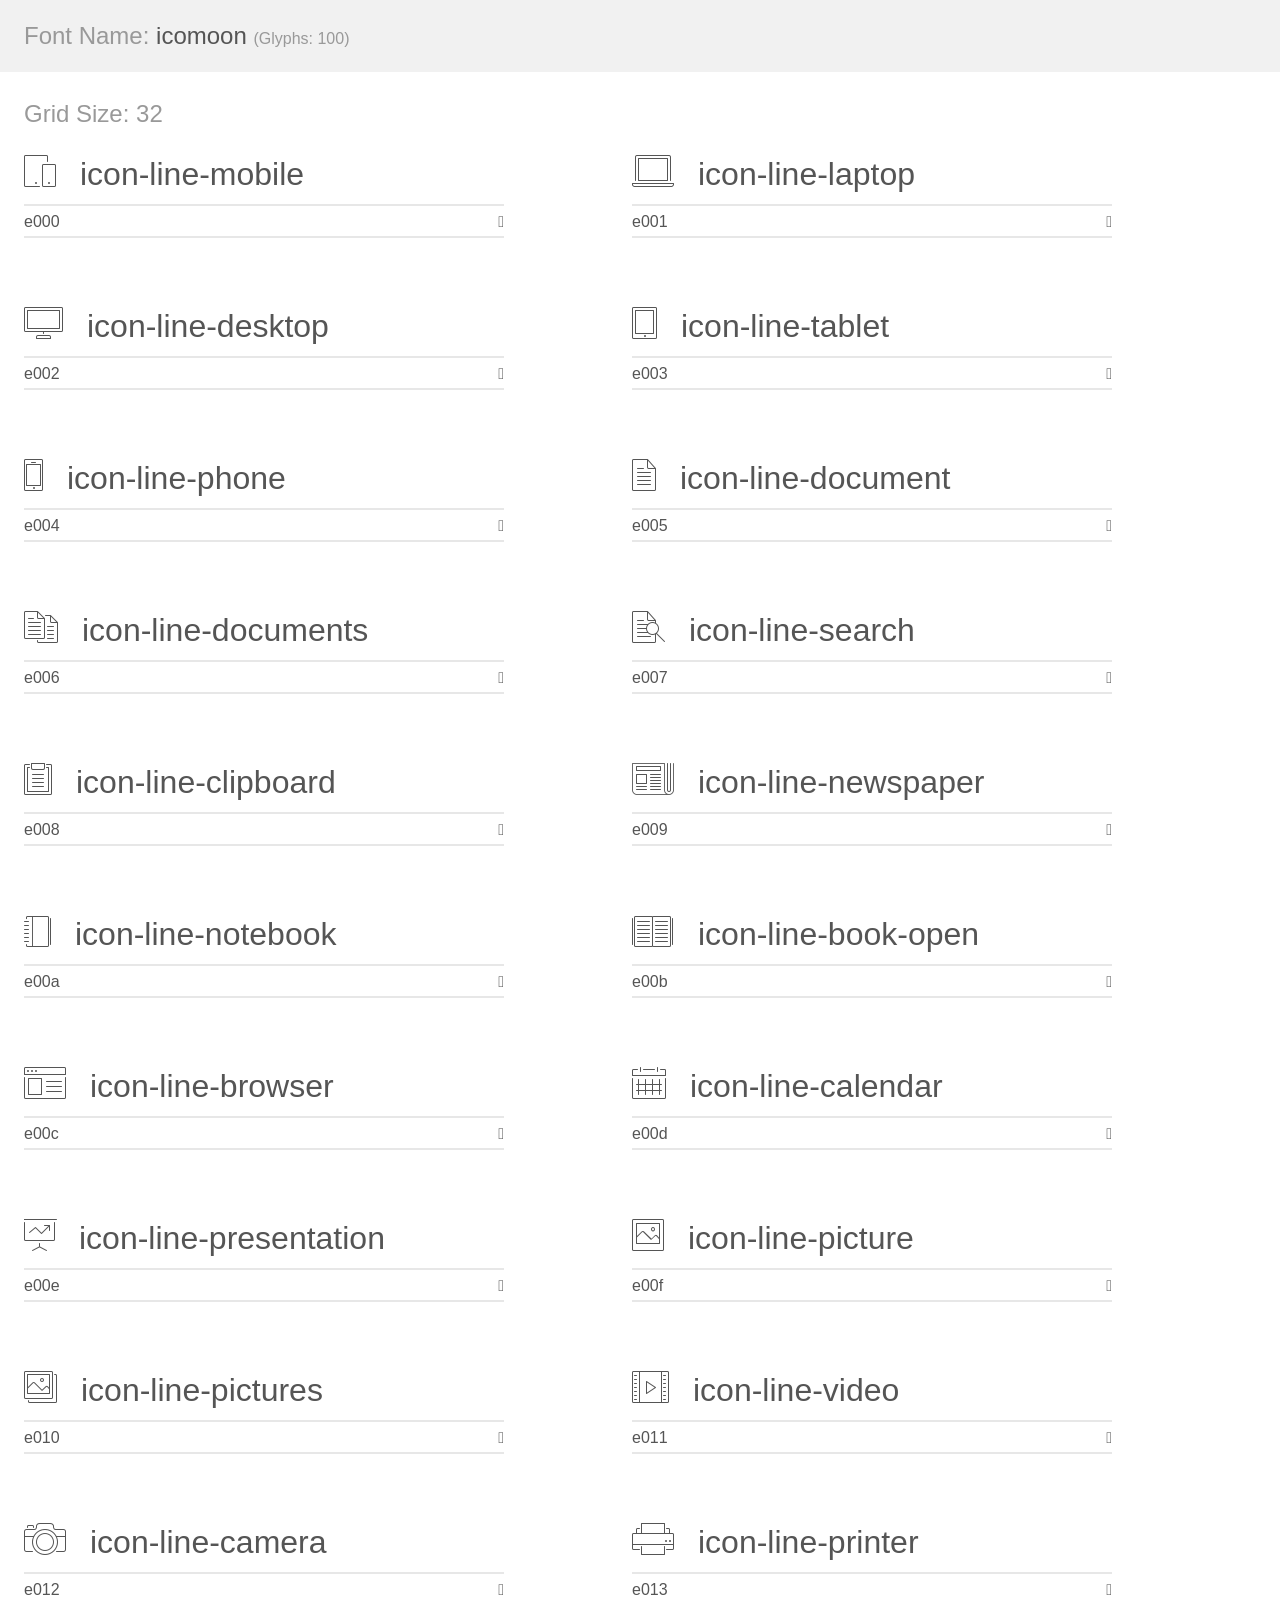
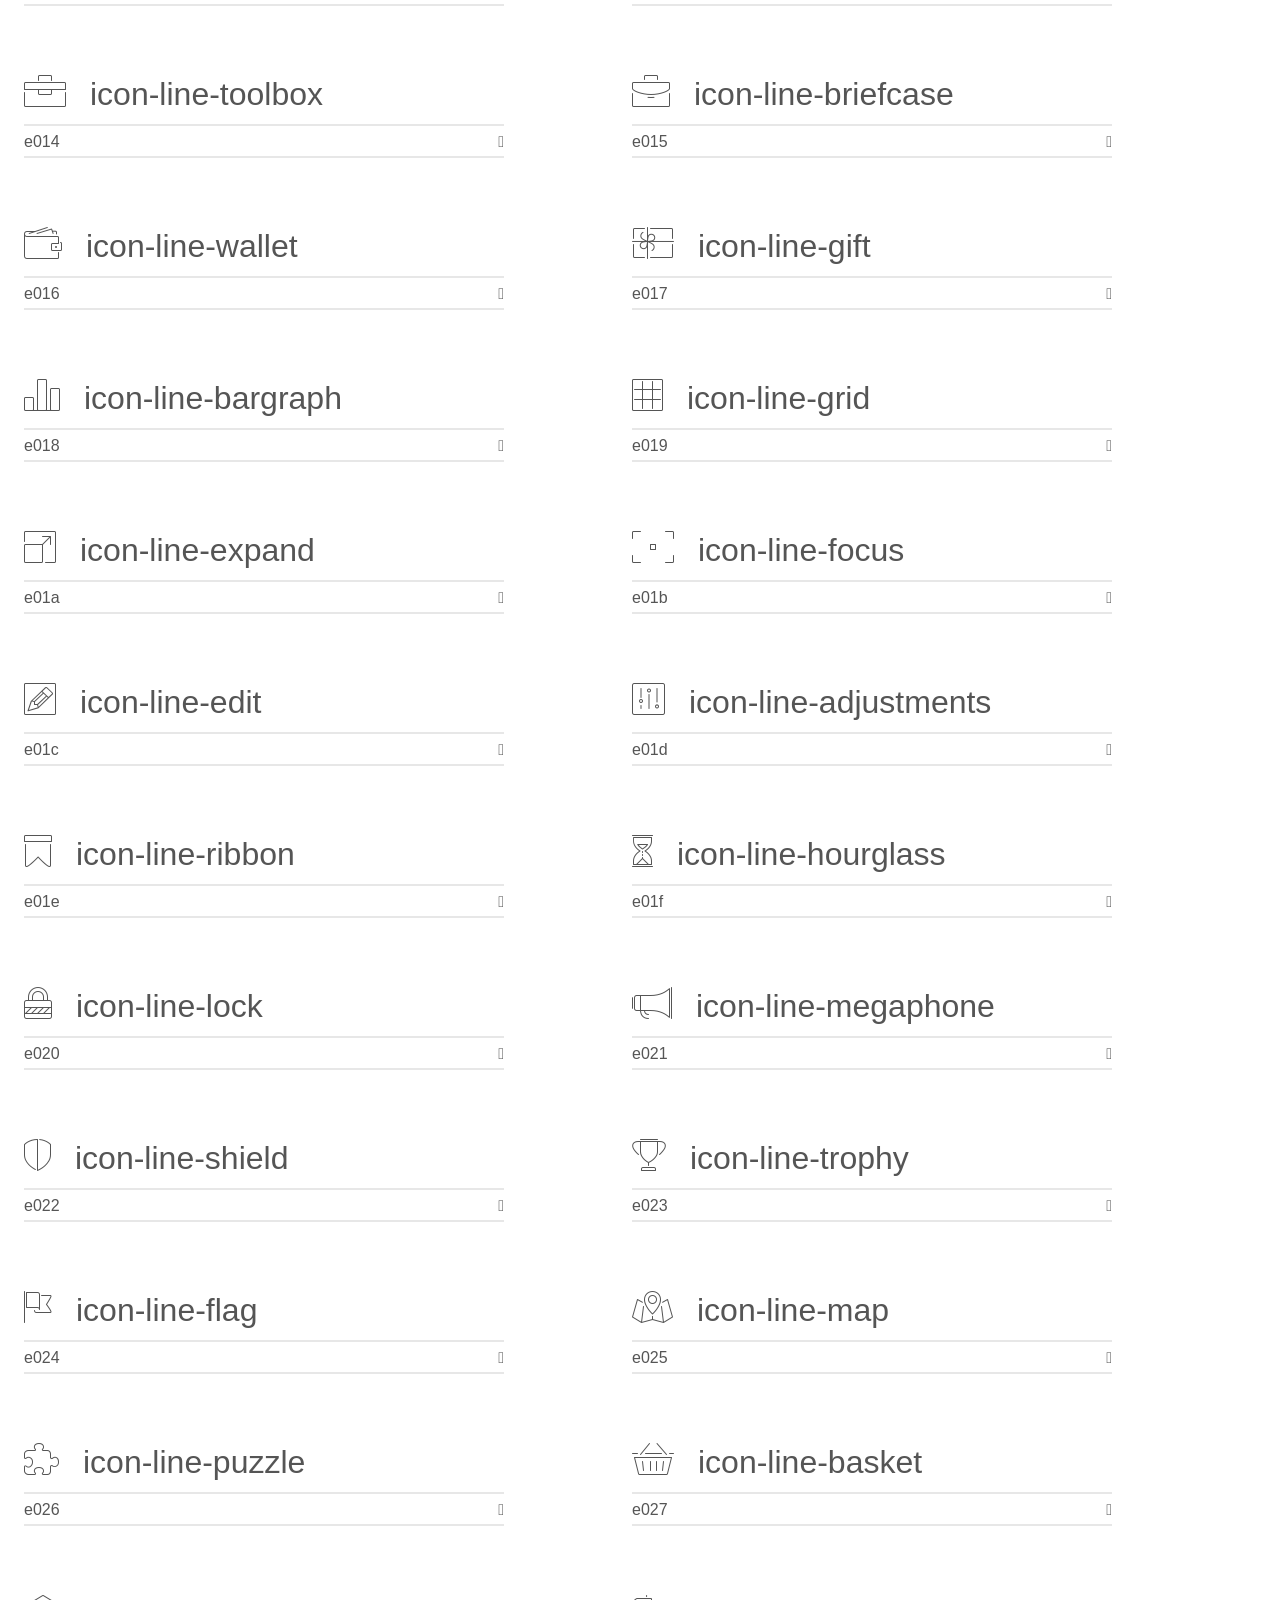
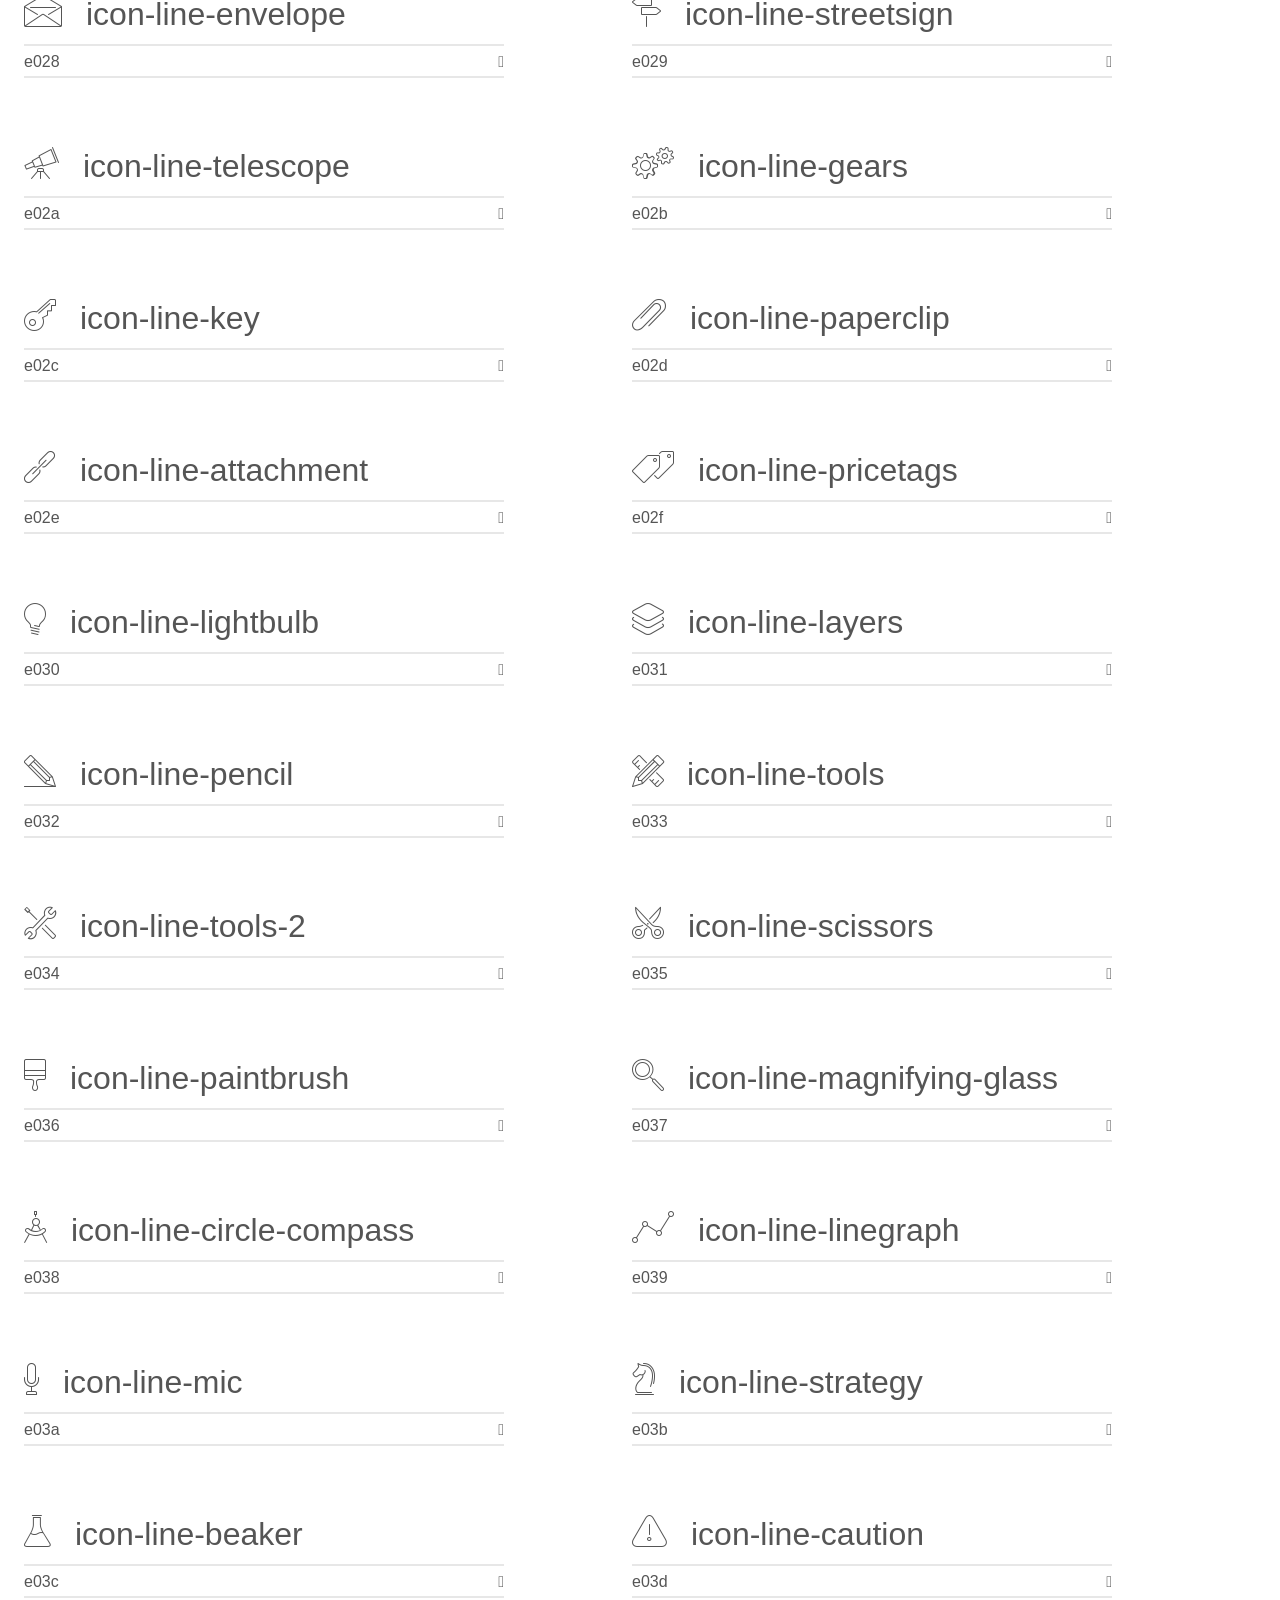
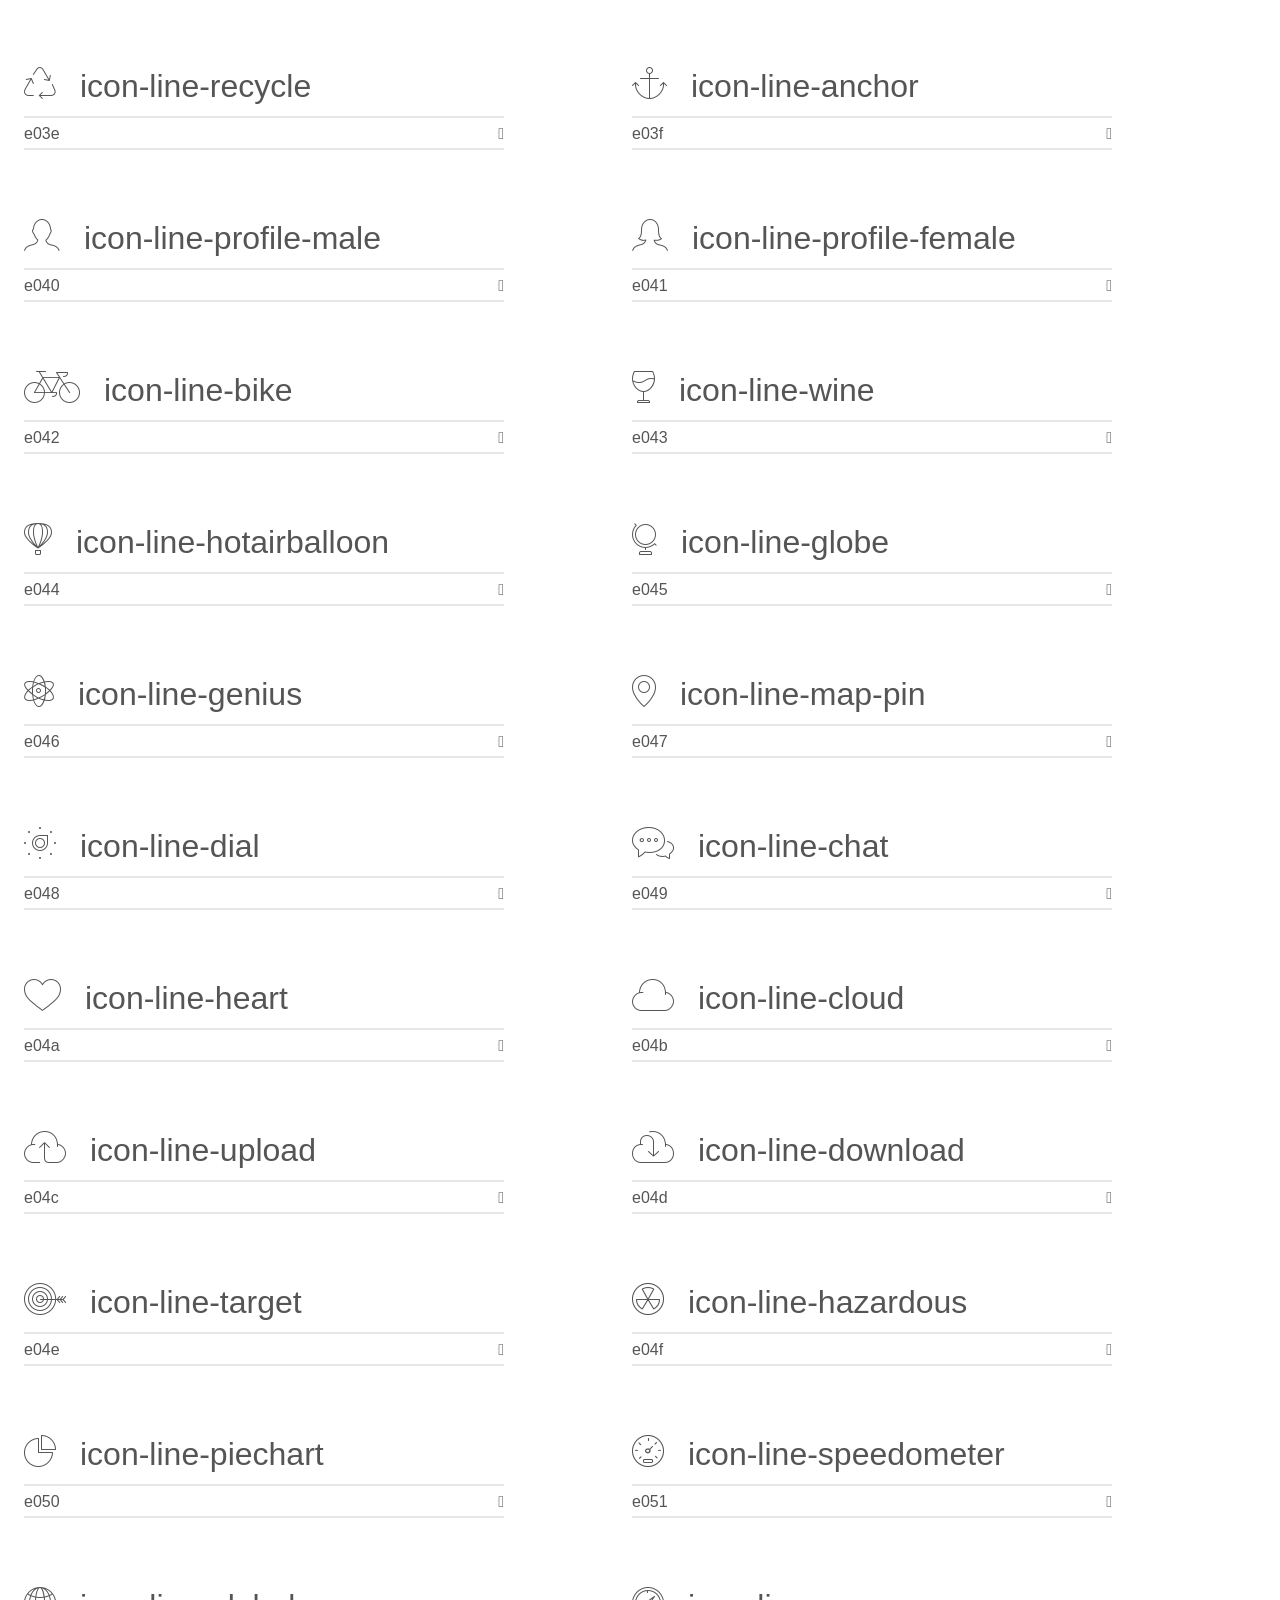
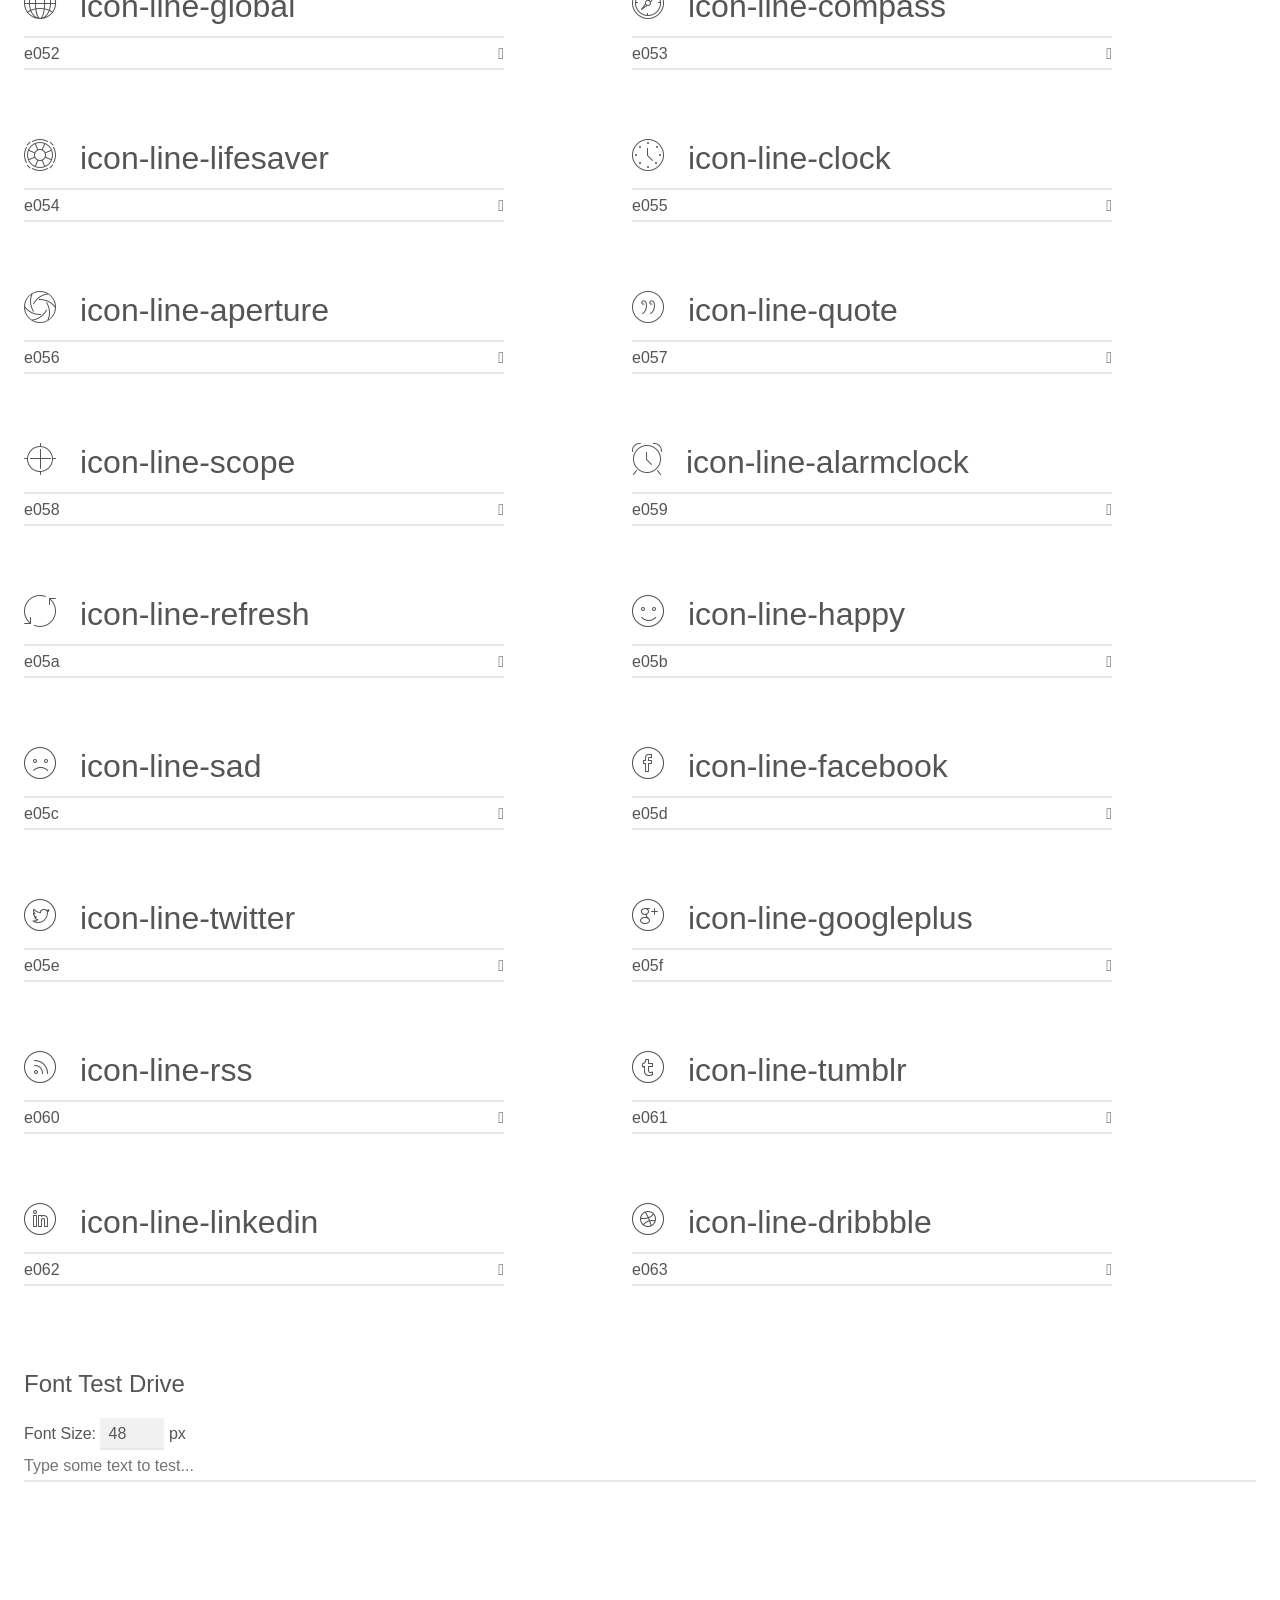
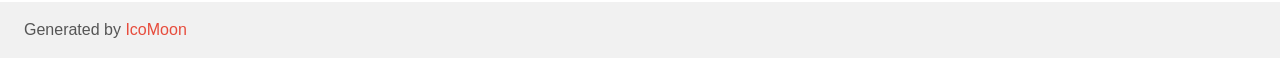
<file: fonts/line-icons/demo.html>
<!doctype html>
<html>
<head>
    <meta charset="utf-8">
    <title>IcoMoon Demo</title>
    <meta name="description" content="An Icon Font Generated By IcoMoon.io">
    <meta name="viewport" content="width=device-width, initial-scale=1">
    <link rel="stylesheet" href="demo-files/demo.css">
    <link rel="stylesheet" href="style.css"></head>
<body>
    <div class="bgc1 clearfix">
        <h1 class="mhmm mvm"><span class="fgc1">Font Name:</span> icomoon <small class="fgc1">(Glyphs:&nbsp;100)</small></h1>
    </div>
    <div class="clearfix mhl ptl">
        <h1 class="mvm mtn fgc1">Grid Size: 32</h1>
        <div class="glyph fs1">
            <div class="clearfix bshadow0 pbs">
                <span class="icon-line-mobile">
                
                </span>
                <span class="mls"> icon-line-mobile</span>
            </div>
            <fieldset class="fs0 size1of1 clearfix hidden-false">
                <input type="text" readonly value="e000" class="unit size1of2" />
                <input type="text" maxlength="1" readonly value="&#xe000;" class="unitRight size1of2 talign-right" />
            </fieldset>
            <div class="fs0 bshadow0 clearfix hidden-true">
                <span class="unit pvs fgc1">liga: </span>
                <input type="text" readonly value="" class="liga unitRight" />
            </div>
        </div>
        <div class="glyph fs1">
            <div class="clearfix bshadow0 pbs">
                <span class="icon-line-laptop">
                
                </span>
                <span class="mls"> icon-line-laptop</span>
            </div>
            <fieldset class="fs0 size1of1 clearfix hidden-false">
                <input type="text" readonly value="e001" class="unit size1of2" />
                <input type="text" maxlength="1" readonly value="&#xe001;" class="unitRight size1of2 talign-right" />
            </fieldset>
            <div class="fs0 bshadow0 clearfix hidden-true">
                <span class="unit pvs fgc1">liga: </span>
                <input type="text" readonly value="" class="liga unitRight" />
            </div>
        </div>
        <div class="glyph fs1">
            <div class="clearfix bshadow0 pbs">
                <span class="icon-line-desktop">
                
                </span>
                <span class="mls"> icon-line-desktop</span>
            </div>
            <fieldset class="fs0 size1of1 clearfix hidden-false">
                <input type="text" readonly value="e002" class="unit size1of2" />
                <input type="text" maxlength="1" readonly value="&#xe002;" class="unitRight size1of2 talign-right" />
            </fieldset>
            <div class="fs0 bshadow0 clearfix hidden-true">
                <span class="unit pvs fgc1">liga: </span>
                <input type="text" readonly value="" class="liga unitRight" />
            </div>
        </div>
        <div class="glyph fs1">
            <div class="clearfix bshadow0 pbs">
                <span class="icon-line-tablet">
                
                </span>
                <span class="mls"> icon-line-tablet</span>
            </div>
            <fieldset class="fs0 size1of1 clearfix hidden-false">
                <input type="text" readonly value="e003" class="unit size1of2" />
                <input type="text" maxlength="1" readonly value="&#xe003;" class="unitRight size1of2 talign-right" />
            </fieldset>
            <div class="fs0 bshadow0 clearfix hidden-true">
                <span class="unit pvs fgc1">liga: </span>
                <input type="text" readonly value="" class="liga unitRight" />
            </div>
        </div>
        <div class="glyph fs1">
            <div class="clearfix bshadow0 pbs">
                <span class="icon-line-phone">
                
                </span>
                <span class="mls"> icon-line-phone</span>
            </div>
            <fieldset class="fs0 size1of1 clearfix hidden-false">
                <input type="text" readonly value="e004" class="unit size1of2" />
                <input type="text" maxlength="1" readonly value="&#xe004;" class="unitRight size1of2 talign-right" />
            </fieldset>
            <div class="fs0 bshadow0 clearfix hidden-true">
                <span class="unit pvs fgc1">liga: </span>
                <input type="text" readonly value="" class="liga unitRight" />
            </div>
        </div>
        <div class="glyph fs1">
            <div class="clearfix bshadow0 pbs">
                <span class="icon-line-document">
                
                </span>
                <span class="mls"> icon-line-document</span>
            </div>
            <fieldset class="fs0 size1of1 clearfix hidden-false">
                <input type="text" readonly value="e005" class="unit size1of2" />
                <input type="text" maxlength="1" readonly value="&#xe005;" class="unitRight size1of2 talign-right" />
            </fieldset>
            <div class="fs0 bshadow0 clearfix hidden-true">
                <span class="unit pvs fgc1">liga: </span>
                <input type="text" readonly value="" class="liga unitRight" />
            </div>
        </div>
        <div class="glyph fs1">
            <div class="clearfix bshadow0 pbs">
                <span class="icon-line-documents">
                
                </span>
                <span class="mls"> icon-line-documents</span>
            </div>
            <fieldset class="fs0 size1of1 clearfix hidden-false">
                <input type="text" readonly value="e006" class="unit size1of2" />
                <input type="text" maxlength="1" readonly value="&#xe006;" class="unitRight size1of2 talign-right" />
            </fieldset>
            <div class="fs0 bshadow0 clearfix hidden-true">
                <span class="unit pvs fgc1">liga: </span>
                <input type="text" readonly value="" class="liga unitRight" />
            </div>
        </div>
        <div class="glyph fs1">
            <div class="clearfix bshadow0 pbs">
                <span class="icon-line-search">
                
                </span>
                <span class="mls"> icon-line-search</span>
            </div>
            <fieldset class="fs0 size1of1 clearfix hidden-false">
                <input type="text" readonly value="e007" class="unit size1of2" />
                <input type="text" maxlength="1" readonly value="&#xe007;" class="unitRight size1of2 talign-right" />
            </fieldset>
            <div class="fs0 bshadow0 clearfix hidden-true">
                <span class="unit pvs fgc1">liga: </span>
                <input type="text" readonly value="" class="liga unitRight" />
            </div>
        </div>
        <div class="glyph fs1">
            <div class="clearfix bshadow0 pbs">
                <span class="icon-line-clipboard">
                
                </span>
                <span class="mls"> icon-line-clipboard</span>
            </div>
            <fieldset class="fs0 size1of1 clearfix hidden-false">
                <input type="text" readonly value="e008" class="unit size1of2" />
                <input type="text" maxlength="1" readonly value="&#xe008;" class="unitRight size1of2 talign-right" />
            </fieldset>
            <div class="fs0 bshadow0 clearfix hidden-true">
                <span class="unit pvs fgc1">liga: </span>
                <input type="text" readonly value="" class="liga unitRight" />
            </div>
        </div>
        <div class="glyph fs1">
            <div class="clearfix bshadow0 pbs">
                <span class="icon-line-newspaper">
                
                </span>
                <span class="mls"> icon-line-newspaper</span>
            </div>
            <fieldset class="fs0 size1of1 clearfix hidden-false">
                <input type="text" readonly value="e009" class="unit size1of2" />
                <input type="text" maxlength="1" readonly value="&#xe009;" class="unitRight size1of2 talign-right" />
            </fieldset>
            <div class="fs0 bshadow0 clearfix hidden-true">
                <span class="unit pvs fgc1">liga: </span>
                <input type="text" readonly value="" class="liga unitRight" />
            </div>
        </div>
        <div class="glyph fs1">
            <div class="clearfix bshadow0 pbs">
                <span class="icon-line-notebook">
                
                </span>
                <span class="mls"> icon-line-notebook</span>
            </div>
            <fieldset class="fs0 size1of1 clearfix hidden-false">
                <input type="text" readonly value="e00a" class="unit size1of2" />
                <input type="text" maxlength="1" readonly value="&#xe00a;" class="unitRight size1of2 talign-right" />
            </fieldset>
            <div class="fs0 bshadow0 clearfix hidden-true">
                <span class="unit pvs fgc1">liga: </span>
                <input type="text" readonly value="" class="liga unitRight" />
            </div>
        </div>
        <div class="glyph fs1">
            <div class="clearfix bshadow0 pbs">
                <span class="icon-line-book-open">
                
                </span>
                <span class="mls"> icon-line-book-open</span>
            </div>
            <fieldset class="fs0 size1of1 clearfix hidden-false">
                <input type="text" readonly value="e00b" class="unit size1of2" />
                <input type="text" maxlength="1" readonly value="&#xe00b;" class="unitRight size1of2 talign-right" />
            </fieldset>
            <div class="fs0 bshadow0 clearfix hidden-true">
                <span class="unit pvs fgc1">liga: </span>
                <input type="text" readonly value="" class="liga unitRight" />
            </div>
        </div>
        <div class="glyph fs1">
            <div class="clearfix bshadow0 pbs">
                <span class="icon-line-browser">
                
                </span>
                <span class="mls"> icon-line-browser</span>
            </div>
            <fieldset class="fs0 size1of1 clearfix hidden-false">
                <input type="text" readonly value="e00c" class="unit size1of2" />
                <input type="text" maxlength="1" readonly value="&#xe00c;" class="unitRight size1of2 talign-right" />
            </fieldset>
            <div class="fs0 bshadow0 clearfix hidden-true">
                <span class="unit pvs fgc1">liga: </span>
                <input type="text" readonly value="" class="liga unitRight" />
            </div>
        </div>
        <div class="glyph fs1">
            <div class="clearfix bshadow0 pbs">
                <span class="icon-line-calendar">
                
                </span>
                <span class="mls"> icon-line-calendar</span>
            </div>
            <fieldset class="fs0 size1of1 clearfix hidden-false">
                <input type="text" readonly value="e00d" class="unit size1of2" />
                <input type="text" maxlength="1" readonly value="&#xe00d;" class="unitRight size1of2 talign-right" />
            </fieldset>
            <div class="fs0 bshadow0 clearfix hidden-true">
                <span class="unit pvs fgc1">liga: </span>
                <input type="text" readonly value="" class="liga unitRight" />
            </div>
        </div>
        <div class="glyph fs1">
            <div class="clearfix bshadow0 pbs">
                <span class="icon-line-presentation">
                
                </span>
                <span class="mls"> icon-line-presentation</span>
            </div>
            <fieldset class="fs0 size1of1 clearfix hidden-false">
                <input type="text" readonly value="e00e" class="unit size1of2" />
                <input type="text" maxlength="1" readonly value="&#xe00e;" class="unitRight size1of2 talign-right" />
            </fieldset>
            <div class="fs0 bshadow0 clearfix hidden-true">
                <span class="unit pvs fgc1">liga: </span>
                <input type="text" readonly value="" class="liga unitRight" />
            </div>
        </div>
        <div class="glyph fs1">
            <div class="clearfix bshadow0 pbs">
                <span class="icon-line-picture">
                
                </span>
                <span class="mls"> icon-line-picture</span>
            </div>
            <fieldset class="fs0 size1of1 clearfix hidden-false">
                <input type="text" readonly value="e00f" class="unit size1of2" />
                <input type="text" maxlength="1" readonly value="&#xe00f;" class="unitRight size1of2 talign-right" />
            </fieldset>
            <div class="fs0 bshadow0 clearfix hidden-true">
                <span class="unit pvs fgc1">liga: </span>
                <input type="text" readonly value="" class="liga unitRight" />
            </div>
        </div>
        <div class="glyph fs1">
            <div class="clearfix bshadow0 pbs">
                <span class="icon-line-pictures">
                
                </span>
                <span class="mls"> icon-line-pictures</span>
            </div>
            <fieldset class="fs0 size1of1 clearfix hidden-false">
                <input type="text" readonly value="e010" class="unit size1of2" />
                <input type="text" maxlength="1" readonly value="&#xe010;" class="unitRight size1of2 talign-right" />
            </fieldset>
            <div class="fs0 bshadow0 clearfix hidden-true">
                <span class="unit pvs fgc1">liga: </span>
                <input type="text" readonly value="" class="liga unitRight" />
            </div>
        </div>
        <div class="glyph fs1">
            <div class="clearfix bshadow0 pbs">
                <span class="icon-line-video">
                
                </span>
                <span class="mls"> icon-line-video</span>
            </div>
            <fieldset class="fs0 size1of1 clearfix hidden-false">
                <input type="text" readonly value="e011" class="unit size1of2" />
                <input type="text" maxlength="1" readonly value="&#xe011;" class="unitRight size1of2 talign-right" />
            </fieldset>
            <div class="fs0 bshadow0 clearfix hidden-true">
                <span class="unit pvs fgc1">liga: </span>
                <input type="text" readonly value="" class="liga unitRight" />
            </div>
        </div>
        <div class="glyph fs1">
            <div class="clearfix bshadow0 pbs">
                <span class="icon-line-camera">
                
                </span>
                <span class="mls"> icon-line-camera</span>
            </div>
            <fieldset class="fs0 size1of1 clearfix hidden-false">
                <input type="text" readonly value="e012" class="unit size1of2" />
                <input type="text" maxlength="1" readonly value="&#xe012;" class="unitRight size1of2 talign-right" />
            </fieldset>
            <div class="fs0 bshadow0 clearfix hidden-true">
                <span class="unit pvs fgc1">liga: </span>
                <input type="text" readonly value="" class="liga unitRight" />
            </div>
        </div>
        <div class="glyph fs1">
            <div class="clearfix bshadow0 pbs">
                <span class="icon-line-printer">
                
                </span>
                <span class="mls"> icon-line-printer</span>
            </div>
            <fieldset class="fs0 size1of1 clearfix hidden-false">
                <input type="text" readonly value="e013" class="unit size1of2" />
                <input type="text" maxlength="1" readonly value="&#xe013;" class="unitRight size1of2 talign-right" />
            </fieldset>
            <div class="fs0 bshadow0 clearfix hidden-true">
                <span class="unit pvs fgc1">liga: </span>
                <input type="text" readonly value="" class="liga unitRight" />
            </div>
        </div>
        <div class="glyph fs1">
            <div class="clearfix bshadow0 pbs">
                <span class="icon-line-toolbox">
                
                </span>
                <span class="mls"> icon-line-toolbox</span>
            </div>
            <fieldset class="fs0 size1of1 clearfix hidden-false">
                <input type="text" readonly value="e014" class="unit size1of2" />
                <input type="text" maxlength="1" readonly value="&#xe014;" class="unitRight size1of2 talign-right" />
            </fieldset>
            <div class="fs0 bshadow0 clearfix hidden-true">
                <span class="unit pvs fgc1">liga: </span>
                <input type="text" readonly value="" class="liga unitRight" />
            </div>
        </div>
        <div class="glyph fs1">
            <div class="clearfix bshadow0 pbs">
                <span class="icon-line-briefcase">
                
                </span>
                <span class="mls"> icon-line-briefcase</span>
            </div>
            <fieldset class="fs0 size1of1 clearfix hidden-false">
                <input type="text" readonly value="e015" class="unit size1of2" />
                <input type="text" maxlength="1" readonly value="&#xe015;" class="unitRight size1of2 talign-right" />
            </fieldset>
            <div class="fs0 bshadow0 clearfix hidden-true">
                <span class="unit pvs fgc1">liga: </span>
                <input type="text" readonly value="" class="liga unitRight" />
            </div>
        </div>
        <div class="glyph fs1">
            <div class="clearfix bshadow0 pbs">
                <span class="icon-line-wallet">
                
                </span>
                <span class="mls"> icon-line-wallet</span>
            </div>
            <fieldset class="fs0 size1of1 clearfix hidden-false">
                <input type="text" readonly value="e016" class="unit size1of2" />
                <input type="text" maxlength="1" readonly value="&#xe016;" class="unitRight size1of2 talign-right" />
            </fieldset>
            <div class="fs0 bshadow0 clearfix hidden-true">
                <span class="unit pvs fgc1">liga: </span>
                <input type="text" readonly value="" class="liga unitRight" />
            </div>
        </div>
        <div class="glyph fs1">
            <div class="clearfix bshadow0 pbs">
                <span class="icon-line-gift">
                
                </span>
                <span class="mls"> icon-line-gift</span>
            </div>
            <fieldset class="fs0 size1of1 clearfix hidden-false">
                <input type="text" readonly value="e017" class="unit size1of2" />
                <input type="text" maxlength="1" readonly value="&#xe017;" class="unitRight size1of2 talign-right" />
            </fieldset>
            <div class="fs0 bshadow0 clearfix hidden-true">
                <span class="unit pvs fgc1">liga: </span>
                <input type="text" readonly value="" class="liga unitRight" />
            </div>
        </div>
        <div class="glyph fs1">
            <div class="clearfix bshadow0 pbs">
                <span class="icon-line-bargraph">
                
                </span>
                <span class="mls"> icon-line-bargraph</span>
            </div>
            <fieldset class="fs0 size1of1 clearfix hidden-false">
                <input type="text" readonly value="e018" class="unit size1of2" />
                <input type="text" maxlength="1" readonly value="&#xe018;" class="unitRight size1of2 talign-right" />
            </fieldset>
            <div class="fs0 bshadow0 clearfix hidden-true">
                <span class="unit pvs fgc1">liga: </span>
                <input type="text" readonly value="" class="liga unitRight" />
            </div>
        </div>
        <div class="glyph fs1">
            <div class="clearfix bshadow0 pbs">
                <span class="icon-line-grid">
                
                </span>
                <span class="mls"> icon-line-grid</span>
            </div>
            <fieldset class="fs0 size1of1 clearfix hidden-false">
                <input type="text" readonly value="e019" class="unit size1of2" />
                <input type="text" maxlength="1" readonly value="&#xe019;" class="unitRight size1of2 talign-right" />
            </fieldset>
            <div class="fs0 bshadow0 clearfix hidden-true">
                <span class="unit pvs fgc1">liga: </span>
                <input type="text" readonly value="" class="liga unitRight" />
            </div>
        </div>
        <div class="glyph fs1">
            <div class="clearfix bshadow0 pbs">
                <span class="icon-line-expand">
                
                </span>
                <span class="mls"> icon-line-expand</span>
            </div>
            <fieldset class="fs0 size1of1 clearfix hidden-false">
                <input type="text" readonly value="e01a" class="unit size1of2" />
                <input type="text" maxlength="1" readonly value="&#xe01a;" class="unitRight size1of2 talign-right" />
            </fieldset>
            <div class="fs0 bshadow0 clearfix hidden-true">
                <span class="unit pvs fgc1">liga: </span>
                <input type="text" readonly value="" class="liga unitRight" />
            </div>
        </div>
        <div class="glyph fs1">
            <div class="clearfix bshadow0 pbs">
                <span class="icon-line-focus">
                
                </span>
                <span class="mls"> icon-line-focus</span>
            </div>
            <fieldset class="fs0 size1of1 clearfix hidden-false">
                <input type="text" readonly value="e01b" class="unit size1of2" />
                <input type="text" maxlength="1" readonly value="&#xe01b;" class="unitRight size1of2 talign-right" />
            </fieldset>
            <div class="fs0 bshadow0 clearfix hidden-true">
                <span class="unit pvs fgc1">liga: </span>
                <input type="text" readonly value="" class="liga unitRight" />
            </div>
        </div>
        <div class="glyph fs1">
            <div class="clearfix bshadow0 pbs">
                <span class="icon-line-edit">
                
                </span>
                <span class="mls"> icon-line-edit</span>
            </div>
            <fieldset class="fs0 size1of1 clearfix hidden-false">
                <input type="text" readonly value="e01c" class="unit size1of2" />
                <input type="text" maxlength="1" readonly value="&#xe01c;" class="unitRight size1of2 talign-right" />
            </fieldset>
            <div class="fs0 bshadow0 clearfix hidden-true">
                <span class="unit pvs fgc1">liga: </span>
                <input type="text" readonly value="" class="liga unitRight" />
            </div>
        </div>
        <div class="glyph fs1">
            <div class="clearfix bshadow0 pbs">
                <span class="icon-line-adjustments">
                
                </span>
                <span class="mls"> icon-line-adjustments</span>
            </div>
            <fieldset class="fs0 size1of1 clearfix hidden-false">
                <input type="text" readonly value="e01d" class="unit size1of2" />
                <input type="text" maxlength="1" readonly value="&#xe01d;" class="unitRight size1of2 talign-right" />
            </fieldset>
            <div class="fs0 bshadow0 clearfix hidden-true">
                <span class="unit pvs fgc1">liga: </span>
                <input type="text" readonly value="" class="liga unitRight" />
            </div>
        </div>
        <div class="glyph fs1">
            <div class="clearfix bshadow0 pbs">
                <span class="icon-line-ribbon">
                
                </span>
                <span class="mls"> icon-line-ribbon</span>
            </div>
            <fieldset class="fs0 size1of1 clearfix hidden-false">
                <input type="text" readonly value="e01e" class="unit size1of2" />
                <input type="text" maxlength="1" readonly value="&#xe01e;" class="unitRight size1of2 talign-right" />
            </fieldset>
            <div class="fs0 bshadow0 clearfix hidden-true">
                <span class="unit pvs fgc1">liga: </span>
                <input type="text" readonly value="" class="liga unitRight" />
            </div>
        </div>
        <div class="glyph fs1">
            <div class="clearfix bshadow0 pbs">
                <span class="icon-line-hourglass">
                
                </span>
                <span class="mls"> icon-line-hourglass</span>
            </div>
            <fieldset class="fs0 size1of1 clearfix hidden-false">
                <input type="text" readonly value="e01f" class="unit size1of2" />
                <input type="text" maxlength="1" readonly value="&#xe01f;" class="unitRight size1of2 talign-right" />
            </fieldset>
            <div class="fs0 bshadow0 clearfix hidden-true">
                <span class="unit pvs fgc1">liga: </span>
                <input type="text" readonly value="" class="liga unitRight" />
            </div>
        </div>
        <div class="glyph fs1">
            <div class="clearfix bshadow0 pbs">
                <span class="icon-line-lock">
                
                </span>
                <span class="mls"> icon-line-lock</span>
            </div>
            <fieldset class="fs0 size1of1 clearfix hidden-false">
                <input type="text" readonly value="e020" class="unit size1of2" />
                <input type="text" maxlength="1" readonly value="&#xe020;" class="unitRight size1of2 talign-right" />
            </fieldset>
            <div class="fs0 bshadow0 clearfix hidden-true">
                <span class="unit pvs fgc1">liga: </span>
                <input type="text" readonly value="" class="liga unitRight" />
            </div>
        </div>
        <div class="glyph fs1">
            <div class="clearfix bshadow0 pbs">
                <span class="icon-line-megaphone">
                
                </span>
                <span class="mls"> icon-line-megaphone</span>
            </div>
            <fieldset class="fs0 size1of1 clearfix hidden-false">
                <input type="text" readonly value="e021" class="unit size1of2" />
                <input type="text" maxlength="1" readonly value="&#xe021;" class="unitRight size1of2 talign-right" />
            </fieldset>
            <div class="fs0 bshadow0 clearfix hidden-true">
                <span class="unit pvs fgc1">liga: </span>
                <input type="text" readonly value="" class="liga unitRight" />
            </div>
        </div>
        <div class="glyph fs1">
            <div class="clearfix bshadow0 pbs">
                <span class="icon-line-shield">
                
                </span>
                <span class="mls"> icon-line-shield</span>
            </div>
            <fieldset class="fs0 size1of1 clearfix hidden-false">
                <input type="text" readonly value="e022" class="unit size1of2" />
                <input type="text" maxlength="1" readonly value="&#xe022;" class="unitRight size1of2 talign-right" />
            </fieldset>
            <div class="fs0 bshadow0 clearfix hidden-true">
                <span class="unit pvs fgc1">liga: </span>
                <input type="text" readonly value="" class="liga unitRight" />
            </div>
        </div>
        <div class="glyph fs1">
            <div class="clearfix bshadow0 pbs">
                <span class="icon-line-trophy">
                
                </span>
                <span class="mls"> icon-line-trophy</span>
            </div>
            <fieldset class="fs0 size1of1 clearfix hidden-false">
                <input type="text" readonly value="e023" class="unit size1of2" />
                <input type="text" maxlength="1" readonly value="&#xe023;" class="unitRight size1of2 talign-right" />
            </fieldset>
            <div class="fs0 bshadow0 clearfix hidden-true">
                <span class="unit pvs fgc1">liga: </span>
                <input type="text" readonly value="" class="liga unitRight" />
            </div>
        </div>
        <div class="glyph fs1">
            <div class="clearfix bshadow0 pbs">
                <span class="icon-line-flag">
                
                </span>
                <span class="mls"> icon-line-flag</span>
            </div>
            <fieldset class="fs0 size1of1 clearfix hidden-false">
                <input type="text" readonly value="e024" class="unit size1of2" />
                <input type="text" maxlength="1" readonly value="&#xe024;" class="unitRight size1of2 talign-right" />
            </fieldset>
            <div class="fs0 bshadow0 clearfix hidden-true">
                <span class="unit pvs fgc1">liga: </span>
                <input type="text" readonly value="" class="liga unitRight" />
            </div>
        </div>
        <div class="glyph fs1">
            <div class="clearfix bshadow0 pbs">
                <span class="icon-line-map">
                
                </span>
                <span class="mls"> icon-line-map</span>
            </div>
            <fieldset class="fs0 size1of1 clearfix hidden-false">
                <input type="text" readonly value="e025" class="unit size1of2" />
                <input type="text" maxlength="1" readonly value="&#xe025;" class="unitRight size1of2 talign-right" />
            </fieldset>
            <div class="fs0 bshadow0 clearfix hidden-true">
                <span class="unit pvs fgc1">liga: </span>
                <input type="text" readonly value="" class="liga unitRight" />
            </div>
        </div>
        <div class="glyph fs1">
            <div class="clearfix bshadow0 pbs">
                <span class="icon-line-puzzle">
                
                </span>
                <span class="mls"> icon-line-puzzle</span>
            </div>
            <fieldset class="fs0 size1of1 clearfix hidden-false">
                <input type="text" readonly value="e026" class="unit size1of2" />
                <input type="text" maxlength="1" readonly value="&#xe026;" class="unitRight size1of2 talign-right" />
            </fieldset>
            <div class="fs0 bshadow0 clearfix hidden-true">
                <span class="unit pvs fgc1">liga: </span>
                <input type="text" readonly value="" class="liga unitRight" />
            </div>
        </div>
        <div class="glyph fs1">
            <div class="clearfix bshadow0 pbs">
                <span class="icon-line-basket">
                
                </span>
                <span class="mls"> icon-line-basket</span>
            </div>
            <fieldset class="fs0 size1of1 clearfix hidden-false">
                <input type="text" readonly value="e027" class="unit size1of2" />
                <input type="text" maxlength="1" readonly value="&#xe027;" class="unitRight size1of2 talign-right" />
            </fieldset>
            <div class="fs0 bshadow0 clearfix hidden-true">
                <span class="unit pvs fgc1">liga: </span>
                <input type="text" readonly value="" class="liga unitRight" />
            </div>
        </div>
        <div class="glyph fs1">
            <div class="clearfix bshadow0 pbs">
                <span class="icon-line-envelope">
                
                </span>
                <span class="mls"> icon-line-envelope</span>
            </div>
            <fieldset class="fs0 size1of1 clearfix hidden-false">
                <input type="text" readonly value="e028" class="unit size1of2" />
                <input type="text" maxlength="1" readonly value="&#xe028;" class="unitRight size1of2 talign-right" />
            </fieldset>
            <div class="fs0 bshadow0 clearfix hidden-true">
                <span class="unit pvs fgc1">liga: </span>
                <input type="text" readonly value="" class="liga unitRight" />
            </div>
        </div>
        <div class="glyph fs1">
            <div class="clearfix bshadow0 pbs">
                <span class="icon-line-streetsign">
                
                </span>
                <span class="mls"> icon-line-streetsign</span>
            </div>
            <fieldset class="fs0 size1of1 clearfix hidden-false">
                <input type="text" readonly value="e029" class="unit size1of2" />
                <input type="text" maxlength="1" readonly value="&#xe029;" class="unitRight size1of2 talign-right" />
            </fieldset>
            <div class="fs0 bshadow0 clearfix hidden-true">
                <span class="unit pvs fgc1">liga: </span>
                <input type="text" readonly value="" class="liga unitRight" />
            </div>
        </div>
        <div class="glyph fs1">
            <div class="clearfix bshadow0 pbs">
                <span class="icon-line-telescope">
                
                </span>
                <span class="mls"> icon-line-telescope</span>
            </div>
            <fieldset class="fs0 size1of1 clearfix hidden-false">
                <input type="text" readonly value="e02a" class="unit size1of2" />
                <input type="text" maxlength="1" readonly value="&#xe02a;" class="unitRight size1of2 talign-right" />
            </fieldset>
            <div class="fs0 bshadow0 clearfix hidden-true">
                <span class="unit pvs fgc1">liga: </span>
                <input type="text" readonly value="" class="liga unitRight" />
            </div>
        </div>
        <div class="glyph fs1">
            <div class="clearfix bshadow0 pbs">
                <span class="icon-line-gears">
                
                </span>
                <span class="mls"> icon-line-gears</span>
            </div>
            <fieldset class="fs0 size1of1 clearfix hidden-false">
                <input type="text" readonly value="e02b" class="unit size1of2" />
                <input type="text" maxlength="1" readonly value="&#xe02b;" class="unitRight size1of2 talign-right" />
            </fieldset>
            <div class="fs0 bshadow0 clearfix hidden-true">
                <span class="unit pvs fgc1">liga: </span>
                <input type="text" readonly value="" class="liga unitRight" />
            </div>
        </div>
        <div class="glyph fs1">
            <div class="clearfix bshadow0 pbs">
                <span class="icon-line-key">
                
                </span>
                <span class="mls"> icon-line-key</span>
            </div>
            <fieldset class="fs0 size1of1 clearfix hidden-false">
                <input type="text" readonly value="e02c" class="unit size1of2" />
                <input type="text" maxlength="1" readonly value="&#xe02c;" class="unitRight size1of2 talign-right" />
            </fieldset>
            <div class="fs0 bshadow0 clearfix hidden-true">
                <span class="unit pvs fgc1">liga: </span>
                <input type="text" readonly value="" class="liga unitRight" />
            </div>
        </div>
        <div class="glyph fs1">
            <div class="clearfix bshadow0 pbs">
                <span class="icon-line-paperclip">
                
                </span>
                <span class="mls"> icon-line-paperclip</span>
            </div>
            <fieldset class="fs0 size1of1 clearfix hidden-false">
                <input type="text" readonly value="e02d" class="unit size1of2" />
                <input type="text" maxlength="1" readonly value="&#xe02d;" class="unitRight size1of2 talign-right" />
            </fieldset>
            <div class="fs0 bshadow0 clearfix hidden-true">
                <span class="unit pvs fgc1">liga: </span>
                <input type="text" readonly value="" class="liga unitRight" />
            </div>
        </div>
        <div class="glyph fs1">
            <div class="clearfix bshadow0 pbs">
                <span class="icon-line-attachment">
                
                </span>
                <span class="mls"> icon-line-attachment</span>
            </div>
            <fieldset class="fs0 size1of1 clearfix hidden-false">
                <input type="text" readonly value="e02e" class="unit size1of2" />
                <input type="text" maxlength="1" readonly value="&#xe02e;" class="unitRight size1of2 talign-right" />
            </fieldset>
            <div class="fs0 bshadow0 clearfix hidden-true">
                <span class="unit pvs fgc1">liga: </span>
                <input type="text" readonly value="" class="liga unitRight" />
            </div>
        </div>
        <div class="glyph fs1">
            <div class="clearfix bshadow0 pbs">
                <span class="icon-line-pricetags">
                
                </span>
                <span class="mls"> icon-line-pricetags</span>
            </div>
            <fieldset class="fs0 size1of1 clearfix hidden-false">
                <input type="text" readonly value="e02f" class="unit size1of2" />
                <input type="text" maxlength="1" readonly value="&#xe02f;" class="unitRight size1of2 talign-right" />
            </fieldset>
            <div class="fs0 bshadow0 clearfix hidden-true">
                <span class="unit pvs fgc1">liga: </span>
                <input type="text" readonly value="" class="liga unitRight" />
            </div>
        </div>
        <div class="glyph fs1">
            <div class="clearfix bshadow0 pbs">
                <span class="icon-line-lightbulb">
                
                </span>
                <span class="mls"> icon-line-lightbulb</span>
            </div>
            <fieldset class="fs0 size1of1 clearfix hidden-false">
                <input type="text" readonly value="e030" class="unit size1of2" />
                <input type="text" maxlength="1" readonly value="&#xe030;" class="unitRight size1of2 talign-right" />
            </fieldset>
            <div class="fs0 bshadow0 clearfix hidden-true">
                <span class="unit pvs fgc1">liga: </span>
                <input type="text" readonly value="" class="liga unitRight" />
            </div>
        </div>
        <div class="glyph fs1">
            <div class="clearfix bshadow0 pbs">
                <span class="icon-line-layers">
                
                </span>
                <span class="mls"> icon-line-layers</span>
            </div>
            <fieldset class="fs0 size1of1 clearfix hidden-false">
                <input type="text" readonly value="e031" class="unit size1of2" />
                <input type="text" maxlength="1" readonly value="&#xe031;" class="unitRight size1of2 talign-right" />
            </fieldset>
            <div class="fs0 bshadow0 clearfix hidden-true">
                <span class="unit pvs fgc1">liga: </span>
                <input type="text" readonly value="" class="liga unitRight" />
            </div>
        </div>
        <div class="glyph fs1">
            <div class="clearfix bshadow0 pbs">
                <span class="icon-line-pencil">
                
                </span>
                <span class="mls"> icon-line-pencil</span>
            </div>
            <fieldset class="fs0 size1of1 clearfix hidden-false">
                <input type="text" readonly value="e032" class="unit size1of2" />
                <input type="text" maxlength="1" readonly value="&#xe032;" class="unitRight size1of2 talign-right" />
            </fieldset>
            <div class="fs0 bshadow0 clearfix hidden-true">
                <span class="unit pvs fgc1">liga: </span>
                <input type="text" readonly value="" class="liga unitRight" />
            </div>
        </div>
        <div class="glyph fs1">
            <div class="clearfix bshadow0 pbs">
                <span class="icon-line-tools">
                
                </span>
                <span class="mls"> icon-line-tools</span>
            </div>
            <fieldset class="fs0 size1of1 clearfix hidden-false">
                <input type="text" readonly value="e033" class="unit size1of2" />
                <input type="text" maxlength="1" readonly value="&#xe033;" class="unitRight size1of2 talign-right" />
            </fieldset>
            <div class="fs0 bshadow0 clearfix hidden-true">
                <span class="unit pvs fgc1">liga: </span>
                <input type="text" readonly value="" class="liga unitRight" />
            </div>
        </div>
        <div class="glyph fs1">
            <div class="clearfix bshadow0 pbs">
                <span class="icon-line-tools-2">
                
                </span>
                <span class="mls"> icon-line-tools-2</span>
            </div>
            <fieldset class="fs0 size1of1 clearfix hidden-false">
                <input type="text" readonly value="e034" class="unit size1of2" />
                <input type="text" maxlength="1" readonly value="&#xe034;" class="unitRight size1of2 talign-right" />
            </fieldset>
            <div class="fs0 bshadow0 clearfix hidden-true">
                <span class="unit pvs fgc1">liga: </span>
                <input type="text" readonly value="" class="liga unitRight" />
            </div>
        </div>
        <div class="glyph fs1">
            <div class="clearfix bshadow0 pbs">
                <span class="icon-line-scissors">
                
                </span>
                <span class="mls"> icon-line-scissors</span>
            </div>
            <fieldset class="fs0 size1of1 clearfix hidden-false">
                <input type="text" readonly value="e035" class="unit size1of2" />
                <input type="text" maxlength="1" readonly value="&#xe035;" class="unitRight size1of2 talign-right" />
            </fieldset>
            <div class="fs0 bshadow0 clearfix hidden-true">
                <span class="unit pvs fgc1">liga: </span>
                <input type="text" readonly value="" class="liga unitRight" />
            </div>
        </div>
        <div class="glyph fs1">
            <div class="clearfix bshadow0 pbs">
                <span class="icon-line-paintbrush">
                
                </span>
                <span class="mls"> icon-line-paintbrush</span>
            </div>
            <fieldset class="fs0 size1of1 clearfix hidden-false">
                <input type="text" readonly value="e036" class="unit size1of2" />
                <input type="text" maxlength="1" readonly value="&#xe036;" class="unitRight size1of2 talign-right" />
            </fieldset>
            <div class="fs0 bshadow0 clearfix hidden-true">
                <span class="unit pvs fgc1">liga: </span>
                <input type="text" readonly value="" class="liga unitRight" />
            </div>
        </div>
        <div class="glyph fs1">
            <div class="clearfix bshadow0 pbs">
                <span class="icon-line-magnifying-glass">
                
                </span>
                <span class="mls"> icon-line-magnifying-glass</span>
            </div>
            <fieldset class="fs0 size1of1 clearfix hidden-false">
                <input type="text" readonly value="e037" class="unit size1of2" />
                <input type="text" maxlength="1" readonly value="&#xe037;" class="unitRight size1of2 talign-right" />
            </fieldset>
            <div class="fs0 bshadow0 clearfix hidden-true">
                <span class="unit pvs fgc1">liga: </span>
                <input type="text" readonly value="" class="liga unitRight" />
            </div>
        </div>
        <div class="glyph fs1">
            <div class="clearfix bshadow0 pbs">
                <span class="icon-line-circle-compass">
                
                </span>
                <span class="mls"> icon-line-circle-compass</span>
            </div>
            <fieldset class="fs0 size1of1 clearfix hidden-false">
                <input type="text" readonly value="e038" class="unit size1of2" />
                <input type="text" maxlength="1" readonly value="&#xe038;" class="unitRight size1of2 talign-right" />
            </fieldset>
            <div class="fs0 bshadow0 clearfix hidden-true">
                <span class="unit pvs fgc1">liga: </span>
                <input type="text" readonly value="" class="liga unitRight" />
            </div>
        </div>
        <div class="glyph fs1">
            <div class="clearfix bshadow0 pbs">
                <span class="icon-line-linegraph">
                
                </span>
                <span class="mls"> icon-line-linegraph</span>
            </div>
            <fieldset class="fs0 size1of1 clearfix hidden-false">
                <input type="text" readonly value="e039" class="unit size1of2" />
                <input type="text" maxlength="1" readonly value="&#xe039;" class="unitRight size1of2 talign-right" />
            </fieldset>
            <div class="fs0 bshadow0 clearfix hidden-true">
                <span class="unit pvs fgc1">liga: </span>
                <input type="text" readonly value="" class="liga unitRight" />
            </div>
        </div>
        <div class="glyph fs1">
            <div class="clearfix bshadow0 pbs">
                <span class="icon-line-mic">
                
                </span>
                <span class="mls"> icon-line-mic</span>
            </div>
            <fieldset class="fs0 size1of1 clearfix hidden-false">
                <input type="text" readonly value="e03a" class="unit size1of2" />
                <input type="text" maxlength="1" readonly value="&#xe03a;" class="unitRight size1of2 talign-right" />
            </fieldset>
            <div class="fs0 bshadow0 clearfix hidden-true">
                <span class="unit pvs fgc1">liga: </span>
                <input type="text" readonly value="" class="liga unitRight" />
            </div>
        </div>
        <div class="glyph fs1">
            <div class="clearfix bshadow0 pbs">
                <span class="icon-line-strategy">
                
                </span>
                <span class="mls"> icon-line-strategy</span>
            </div>
            <fieldset class="fs0 size1of1 clearfix hidden-false">
                <input type="text" readonly value="e03b" class="unit size1of2" />
                <input type="text" maxlength="1" readonly value="&#xe03b;" class="unitRight size1of2 talign-right" />
            </fieldset>
            <div class="fs0 bshadow0 clearfix hidden-true">
                <span class="unit pvs fgc1">liga: </span>
                <input type="text" readonly value="" class="liga unitRight" />
            </div>
        </div>
        <div class="glyph fs1">
            <div class="clearfix bshadow0 pbs">
                <span class="icon-line-beaker">
                
                </span>
                <span class="mls"> icon-line-beaker</span>
            </div>
            <fieldset class="fs0 size1of1 clearfix hidden-false">
                <input type="text" readonly value="e03c" class="unit size1of2" />
                <input type="text" maxlength="1" readonly value="&#xe03c;" class="unitRight size1of2 talign-right" />
            </fieldset>
            <div class="fs0 bshadow0 clearfix hidden-true">
                <span class="unit pvs fgc1">liga: </span>
                <input type="text" readonly value="" class="liga unitRight" />
            </div>
        </div>
        <div class="glyph fs1">
            <div class="clearfix bshadow0 pbs">
                <span class="icon-line-caution">
                
                </span>
                <span class="mls"> icon-line-caution</span>
            </div>
            <fieldset class="fs0 size1of1 clearfix hidden-false">
                <input type="text" readonly value="e03d" class="unit size1of2" />
                <input type="text" maxlength="1" readonly value="&#xe03d;" class="unitRight size1of2 talign-right" />
            </fieldset>
            <div class="fs0 bshadow0 clearfix hidden-true">
                <span class="unit pvs fgc1">liga: </span>
                <input type="text" readonly value="" class="liga unitRight" />
            </div>
        </div>
        <div class="glyph fs1">
            <div class="clearfix bshadow0 pbs">
                <span class="icon-line-recycle">
                
                </span>
                <span class="mls"> icon-line-recycle</span>
            </div>
            <fieldset class="fs0 size1of1 clearfix hidden-false">
                <input type="text" readonly value="e03e" class="unit size1of2" />
                <input type="text" maxlength="1" readonly value="&#xe03e;" class="unitRight size1of2 talign-right" />
            </fieldset>
            <div class="fs0 bshadow0 clearfix hidden-true">
                <span class="unit pvs fgc1">liga: </span>
                <input type="text" readonly value="" class="liga unitRight" />
            </div>
        </div>
        <div class="glyph fs1">
            <div class="clearfix bshadow0 pbs">
                <span class="icon-line-anchor">
                
                </span>
                <span class="mls"> icon-line-anchor</span>
            </div>
            <fieldset class="fs0 size1of1 clearfix hidden-false">
                <input type="text" readonly value="e03f" class="unit size1of2" />
                <input type="text" maxlength="1" readonly value="&#xe03f;" class="unitRight size1of2 talign-right" />
            </fieldset>
            <div class="fs0 bshadow0 clearfix hidden-true">
                <span class="unit pvs fgc1">liga: </span>
                <input type="text" readonly value="" class="liga unitRight" />
            </div>
        </div>
        <div class="glyph fs1">
            <div class="clearfix bshadow0 pbs">
                <span class="icon-line-profile-male">
                
                </span>
                <span class="mls"> icon-line-profile-male</span>
            </div>
            <fieldset class="fs0 size1of1 clearfix hidden-false">
                <input type="text" readonly value="e040" class="unit size1of2" />
                <input type="text" maxlength="1" readonly value="&#xe040;" class="unitRight size1of2 talign-right" />
            </fieldset>
            <div class="fs0 bshadow0 clearfix hidden-true">
                <span class="unit pvs fgc1">liga: </span>
                <input type="text" readonly value="" class="liga unitRight" />
            </div>
        </div>
        <div class="glyph fs1">
            <div class="clearfix bshadow0 pbs">
                <span class="icon-line-profile-female">
                
                </span>
                <span class="mls"> icon-line-profile-female</span>
            </div>
            <fieldset class="fs0 size1of1 clearfix hidden-false">
                <input type="text" readonly value="e041" class="unit size1of2" />
                <input type="text" maxlength="1" readonly value="&#xe041;" class="unitRight size1of2 talign-right" />
            </fieldset>
            <div class="fs0 bshadow0 clearfix hidden-true">
                <span class="unit pvs fgc1">liga: </span>
                <input type="text" readonly value="" class="liga unitRight" />
            </div>
        </div>
        <div class="glyph fs1">
            <div class="clearfix bshadow0 pbs">
                <span class="icon-line-bike">
                
                </span>
                <span class="mls"> icon-line-bike</span>
            </div>
            <fieldset class="fs0 size1of1 clearfix hidden-false">
                <input type="text" readonly value="e042" class="unit size1of2" />
                <input type="text" maxlength="1" readonly value="&#xe042;" class="unitRight size1of2 talign-right" />
            </fieldset>
            <div class="fs0 bshadow0 clearfix hidden-true">
                <span class="unit pvs fgc1">liga: </span>
                <input type="text" readonly value="" class="liga unitRight" />
            </div>
        </div>
        <div class="glyph fs1">
            <div class="clearfix bshadow0 pbs">
                <span class="icon-line-wine">
                
                </span>
                <span class="mls"> icon-line-wine</span>
            </div>
            <fieldset class="fs0 size1of1 clearfix hidden-false">
                <input type="text" readonly value="e043" class="unit size1of2" />
                <input type="text" maxlength="1" readonly value="&#xe043;" class="unitRight size1of2 talign-right" />
            </fieldset>
            <div class="fs0 bshadow0 clearfix hidden-true">
                <span class="unit pvs fgc1">liga: </span>
                <input type="text" readonly value="" class="liga unitRight" />
            </div>
        </div>
        <div class="glyph fs1">
            <div class="clearfix bshadow0 pbs">
                <span class="icon-line-hotairballoon">
                
                </span>
                <span class="mls"> icon-line-hotairballoon</span>
            </div>
            <fieldset class="fs0 size1of1 clearfix hidden-false">
                <input type="text" readonly value="e044" class="unit size1of2" />
                <input type="text" maxlength="1" readonly value="&#xe044;" class="unitRight size1of2 talign-right" />
            </fieldset>
            <div class="fs0 bshadow0 clearfix hidden-true">
                <span class="unit pvs fgc1">liga: </span>
                <input type="text" readonly value="" class="liga unitRight" />
            </div>
        </div>
        <div class="glyph fs1">
            <div class="clearfix bshadow0 pbs">
                <span class="icon-line-globe">
                
                </span>
                <span class="mls"> icon-line-globe</span>
            </div>
            <fieldset class="fs0 size1of1 clearfix hidden-false">
                <input type="text" readonly value="e045" class="unit size1of2" />
                <input type="text" maxlength="1" readonly value="&#xe045;" class="unitRight size1of2 talign-right" />
            </fieldset>
            <div class="fs0 bshadow0 clearfix hidden-true">
                <span class="unit pvs fgc1">liga: </span>
                <input type="text" readonly value="" class="liga unitRight" />
            </div>
        </div>
        <div class="glyph fs1">
            <div class="clearfix bshadow0 pbs">
                <span class="icon-line-genius">
                
                </span>
                <span class="mls"> icon-line-genius</span>
            </div>
            <fieldset class="fs0 size1of1 clearfix hidden-false">
                <input type="text" readonly value="e046" class="unit size1of2" />
                <input type="text" maxlength="1" readonly value="&#xe046;" class="unitRight size1of2 talign-right" />
            </fieldset>
            <div class="fs0 bshadow0 clearfix hidden-true">
                <span class="unit pvs fgc1">liga: </span>
                <input type="text" readonly value="" class="liga unitRight" />
            </div>
        </div>
        <div class="glyph fs1">
            <div class="clearfix bshadow0 pbs">
                <span class="icon-line-map-pin">
                
                </span>
                <span class="mls"> icon-line-map-pin</span>
            </div>
            <fieldset class="fs0 size1of1 clearfix hidden-false">
                <input type="text" readonly value="e047" class="unit size1of2" />
                <input type="text" maxlength="1" readonly value="&#xe047;" class="unitRight size1of2 talign-right" />
            </fieldset>
            <div class="fs0 bshadow0 clearfix hidden-true">
                <span class="unit pvs fgc1">liga: </span>
                <input type="text" readonly value="" class="liga unitRight" />
            </div>
        </div>
        <div class="glyph fs1">
            <div class="clearfix bshadow0 pbs">
                <span class="icon-line-dial">
                
                </span>
                <span class="mls"> icon-line-dial</span>
            </div>
            <fieldset class="fs0 size1of1 clearfix hidden-false">
                <input type="text" readonly value="e048" class="unit size1of2" />
                <input type="text" maxlength="1" readonly value="&#xe048;" class="unitRight size1of2 talign-right" />
            </fieldset>
            <div class="fs0 bshadow0 clearfix hidden-true">
                <span class="unit pvs fgc1">liga: </span>
                <input type="text" readonly value="" class="liga unitRight" />
            </div>
        </div>
        <div class="glyph fs1">
            <div class="clearfix bshadow0 pbs">
                <span class="icon-line-chat">
                
                </span>
                <span class="mls"> icon-line-chat</span>
            </div>
            <fieldset class="fs0 size1of1 clearfix hidden-false">
                <input type="text" readonly value="e049" class="unit size1of2" />
                <input type="text" maxlength="1" readonly value="&#xe049;" class="unitRight size1of2 talign-right" />
            </fieldset>
            <div class="fs0 bshadow0 clearfix hidden-true">
                <span class="unit pvs fgc1">liga: </span>
                <input type="text" readonly value="" class="liga unitRight" />
            </div>
        </div>
        <div class="glyph fs1">
            <div class="clearfix bshadow0 pbs">
                <span class="icon-line-heart">
                
                </span>
                <span class="mls"> icon-line-heart</span>
            </div>
            <fieldset class="fs0 size1of1 clearfix hidden-false">
                <input type="text" readonly value="e04a" class="unit size1of2" />
                <input type="text" maxlength="1" readonly value="&#xe04a;" class="unitRight size1of2 talign-right" />
            </fieldset>
            <div class="fs0 bshadow0 clearfix hidden-true">
                <span class="unit pvs fgc1">liga: </span>
                <input type="text" readonly value="" class="liga unitRight" />
            </div>
        </div>
        <div class="glyph fs1">
            <div class="clearfix bshadow0 pbs">
                <span class="icon-line-cloud">
                
                </span>
                <span class="mls"> icon-line-cloud</span>
            </div>
            <fieldset class="fs0 size1of1 clearfix hidden-false">
                <input type="text" readonly value="e04b" class="unit size1of2" />
                <input type="text" maxlength="1" readonly value="&#xe04b;" class="unitRight size1of2 talign-right" />
            </fieldset>
            <div class="fs0 bshadow0 clearfix hidden-true">
                <span class="unit pvs fgc1">liga: </span>
                <input type="text" readonly value="" class="liga unitRight" />
            </div>
        </div>
        <div class="glyph fs1">
            <div class="clearfix bshadow0 pbs">
                <span class="icon-line-upload">
                
                </span>
                <span class="mls"> icon-line-upload</span>
            </div>
            <fieldset class="fs0 size1of1 clearfix hidden-false">
                <input type="text" readonly value="e04c" class="unit size1of2" />
                <input type="text" maxlength="1" readonly value="&#xe04c;" class="unitRight size1of2 talign-right" />
            </fieldset>
            <div class="fs0 bshadow0 clearfix hidden-true">
                <span class="unit pvs fgc1">liga: </span>
                <input type="text" readonly value="" class="liga unitRight" />
            </div>
        </div>
        <div class="glyph fs1">
            <div class="clearfix bshadow0 pbs">
                <span class="icon-line-download">
                
                </span>
                <span class="mls"> icon-line-download</span>
            </div>
            <fieldset class="fs0 size1of1 clearfix hidden-false">
                <input type="text" readonly value="e04d" class="unit size1of2" />
                <input type="text" maxlength="1" readonly value="&#xe04d;" class="unitRight size1of2 talign-right" />
            </fieldset>
            <div class="fs0 bshadow0 clearfix hidden-true">
                <span class="unit pvs fgc1">liga: </span>
                <input type="text" readonly value="" class="liga unitRight" />
            </div>
        </div>
        <div class="glyph fs1">
            <div class="clearfix bshadow0 pbs">
                <span class="icon-line-target">
                
                </span>
                <span class="mls"> icon-line-target</span>
            </div>
            <fieldset class="fs0 size1of1 clearfix hidden-false">
                <input type="text" readonly value="e04e" class="unit size1of2" />
                <input type="text" maxlength="1" readonly value="&#xe04e;" class="unitRight size1of2 talign-right" />
            </fieldset>
            <div class="fs0 bshadow0 clearfix hidden-true">
                <span class="unit pvs fgc1">liga: </span>
                <input type="text" readonly value="" class="liga unitRight" />
            </div>
        </div>
        <div class="glyph fs1">
            <div class="clearfix bshadow0 pbs">
                <span class="icon-line-hazardous">
                
                </span>
                <span class="mls"> icon-line-hazardous</span>
            </div>
            <fieldset class="fs0 size1of1 clearfix hidden-false">
                <input type="text" readonly value="e04f" class="unit size1of2" />
                <input type="text" maxlength="1" readonly value="&#xe04f;" class="unitRight size1of2 talign-right" />
            </fieldset>
            <div class="fs0 bshadow0 clearfix hidden-true">
                <span class="unit pvs fgc1">liga: </span>
                <input type="text" readonly value="" class="liga unitRight" />
            </div>
        </div>
        <div class="glyph fs1">
            <div class="clearfix bshadow0 pbs">
                <span class="icon-line-piechart">
                
                </span>
                <span class="mls"> icon-line-piechart</span>
            </div>
            <fieldset class="fs0 size1of1 clearfix hidden-false">
                <input type="text" readonly value="e050" class="unit size1of2" />
                <input type="text" maxlength="1" readonly value="&#xe050;" class="unitRight size1of2 talign-right" />
            </fieldset>
            <div class="fs0 bshadow0 clearfix hidden-true">
                <span class="unit pvs fgc1">liga: </span>
                <input type="text" readonly value="" class="liga unitRight" />
            </div>
        </div>
        <div class="glyph fs1">
            <div class="clearfix bshadow0 pbs">
                <span class="icon-line-speedometer">
                
                </span>
                <span class="mls"> icon-line-speedometer</span>
            </div>
            <fieldset class="fs0 size1of1 clearfix hidden-false">
                <input type="text" readonly value="e051" class="unit size1of2" />
                <input type="text" maxlength="1" readonly value="&#xe051;" class="unitRight size1of2 talign-right" />
            </fieldset>
            <div class="fs0 bshadow0 clearfix hidden-true">
                <span class="unit pvs fgc1">liga: </span>
                <input type="text" readonly value="" class="liga unitRight" />
            </div>
        </div>
        <div class="glyph fs1">
            <div class="clearfix bshadow0 pbs">
                <span class="icon-line-global">
                
                </span>
                <span class="mls"> icon-line-global</span>
            </div>
            <fieldset class="fs0 size1of1 clearfix hidden-false">
                <input type="text" readonly value="e052" class="unit size1of2" />
                <input type="text" maxlength="1" readonly value="&#xe052;" class="unitRight size1of2 talign-right" />
            </fieldset>
            <div class="fs0 bshadow0 clearfix hidden-true">
                <span class="unit pvs fgc1">liga: </span>
                <input type="text" readonly value="" class="liga unitRight" />
            </div>
        </div>
        <div class="glyph fs1">
            <div class="clearfix bshadow0 pbs">
                <span class="icon-line-compass">
                
                </span>
                <span class="mls"> icon-line-compass</span>
            </div>
            <fieldset class="fs0 size1of1 clearfix hidden-false">
                <input type="text" readonly value="e053" class="unit size1of2" />
                <input type="text" maxlength="1" readonly value="&#xe053;" class="unitRight size1of2 talign-right" />
            </fieldset>
            <div class="fs0 bshadow0 clearfix hidden-true">
                <span class="unit pvs fgc1">liga: </span>
                <input type="text" readonly value="" class="liga unitRight" />
            </div>
        </div>
        <div class="glyph fs1">
            <div class="clearfix bshadow0 pbs">
                <span class="icon-line-lifesaver">
                
                </span>
                <span class="mls"> icon-line-lifesaver</span>
            </div>
            <fieldset class="fs0 size1of1 clearfix hidden-false">
                <input type="text" readonly value="e054" class="unit size1of2" />
                <input type="text" maxlength="1" readonly value="&#xe054;" class="unitRight size1of2 talign-right" />
            </fieldset>
            <div class="fs0 bshadow0 clearfix hidden-true">
                <span class="unit pvs fgc1">liga: </span>
                <input type="text" readonly value="" class="liga unitRight" />
            </div>
        </div>
        <div class="glyph fs1">
            <div class="clearfix bshadow0 pbs">
                <span class="icon-line-clock">
                
                </span>
                <span class="mls"> icon-line-clock</span>
            </div>
            <fieldset class="fs0 size1of1 clearfix hidden-false">
                <input type="text" readonly value="e055" class="unit size1of2" />
                <input type="text" maxlength="1" readonly value="&#xe055;" class="unitRight size1of2 talign-right" />
            </fieldset>
            <div class="fs0 bshadow0 clearfix hidden-true">
                <span class="unit pvs fgc1">liga: </span>
                <input type="text" readonly value="" class="liga unitRight" />
            </div>
        </div>
        <div class="glyph fs1">
            <div class="clearfix bshadow0 pbs">
                <span class="icon-line-aperture">
                
                </span>
                <span class="mls"> icon-line-aperture</span>
            </div>
            <fieldset class="fs0 size1of1 clearfix hidden-false">
                <input type="text" readonly value="e056" class="unit size1of2" />
                <input type="text" maxlength="1" readonly value="&#xe056;" class="unitRight size1of2 talign-right" />
            </fieldset>
            <div class="fs0 bshadow0 clearfix hidden-true">
                <span class="unit pvs fgc1">liga: </span>
                <input type="text" readonly value="" class="liga unitRight" />
            </div>
        </div>
        <div class="glyph fs1">
            <div class="clearfix bshadow0 pbs">
                <span class="icon-line-quote">
                
                </span>
                <span class="mls"> icon-line-quote</span>
            </div>
            <fieldset class="fs0 size1of1 clearfix hidden-false">
                <input type="text" readonly value="e057" class="unit size1of2" />
                <input type="text" maxlength="1" readonly value="&#xe057;" class="unitRight size1of2 talign-right" />
            </fieldset>
            <div class="fs0 bshadow0 clearfix hidden-true">
                <span class="unit pvs fgc1">liga: </span>
                <input type="text" readonly value="" class="liga unitRight" />
            </div>
        </div>
        <div class="glyph fs1">
            <div class="clearfix bshadow0 pbs">
                <span class="icon-line-scope">
                
                </span>
                <span class="mls"> icon-line-scope</span>
            </div>
            <fieldset class="fs0 size1of1 clearfix hidden-false">
                <input type="text" readonly value="e058" class="unit size1of2" />
                <input type="text" maxlength="1" readonly value="&#xe058;" class="unitRight size1of2 talign-right" />
            </fieldset>
            <div class="fs0 bshadow0 clearfix hidden-true">
                <span class="unit pvs fgc1">liga: </span>
                <input type="text" readonly value="" class="liga unitRight" />
            </div>
        </div>
        <div class="glyph fs1">
            <div class="clearfix bshadow0 pbs">
                <span class="icon-line-alarmclock">
                
                </span>
                <span class="mls"> icon-line-alarmclock</span>
            </div>
            <fieldset class="fs0 size1of1 clearfix hidden-false">
                <input type="text" readonly value="e059" class="unit size1of2" />
                <input type="text" maxlength="1" readonly value="&#xe059;" class="unitRight size1of2 talign-right" />
            </fieldset>
            <div class="fs0 bshadow0 clearfix hidden-true">
                <span class="unit pvs fgc1">liga: </span>
                <input type="text" readonly value="" class="liga unitRight" />
            </div>
        </div>
        <div class="glyph fs1">
            <div class="clearfix bshadow0 pbs">
                <span class="icon-line-refresh">
                
                </span>
                <span class="mls"> icon-line-refresh</span>
            </div>
            <fieldset class="fs0 size1of1 clearfix hidden-false">
                <input type="text" readonly value="e05a" class="unit size1of2" />
                <input type="text" maxlength="1" readonly value="&#xe05a;" class="unitRight size1of2 talign-right" />
            </fieldset>
            <div class="fs0 bshadow0 clearfix hidden-true">
                <span class="unit pvs fgc1">liga: </span>
                <input type="text" readonly value="" class="liga unitRight" />
            </div>
        </div>
        <div class="glyph fs1">
            <div class="clearfix bshadow0 pbs">
                <span class="icon-line-happy">
                
                </span>
                <span class="mls"> icon-line-happy</span>
            </div>
            <fieldset class="fs0 size1of1 clearfix hidden-false">
                <input type="text" readonly value="e05b" class="unit size1of2" />
                <input type="text" maxlength="1" readonly value="&#xe05b;" class="unitRight size1of2 talign-right" />
            </fieldset>
            <div class="fs0 bshadow0 clearfix hidden-true">
                <span class="unit pvs fgc1">liga: </span>
                <input type="text" readonly value="" class="liga unitRight" />
            </div>
        </div>
        <div class="glyph fs1">
            <div class="clearfix bshadow0 pbs">
                <span class="icon-line-sad">
                
                </span>
                <span class="mls"> icon-line-sad</span>
            </div>
            <fieldset class="fs0 size1of1 clearfix hidden-false">
                <input type="text" readonly value="e05c" class="unit size1of2" />
                <input type="text" maxlength="1" readonly value="&#xe05c;" class="unitRight size1of2 talign-right" />
            </fieldset>
            <div class="fs0 bshadow0 clearfix hidden-true">
                <span class="unit pvs fgc1">liga: </span>
                <input type="text" readonly value="" class="liga unitRight" />
            </div>
        </div>
        <div class="glyph fs1">
            <div class="clearfix bshadow0 pbs">
                <span class="icon-line-facebook">
                
                </span>
                <span class="mls"> icon-line-facebook</span>
            </div>
            <fieldset class="fs0 size1of1 clearfix hidden-false">
                <input type="text" readonly value="e05d" class="unit size1of2" />
                <input type="text" maxlength="1" readonly value="&#xe05d;" class="unitRight size1of2 talign-right" />
            </fieldset>
            <div class="fs0 bshadow0 clearfix hidden-true">
                <span class="unit pvs fgc1">liga: </span>
                <input type="text" readonly value="" class="liga unitRight" />
            </div>
        </div>
        <div class="glyph fs1">
            <div class="clearfix bshadow0 pbs">
                <span class="icon-line-twitter">
                
                </span>
                <span class="mls"> icon-line-twitter</span>
            </div>
            <fieldset class="fs0 size1of1 clearfix hidden-false">
                <input type="text" readonly value="e05e" class="unit size1of2" />
                <input type="text" maxlength="1" readonly value="&#xe05e;" class="unitRight size1of2 talign-right" />
            </fieldset>
            <div class="fs0 bshadow0 clearfix hidden-true">
                <span class="unit pvs fgc1">liga: </span>
                <input type="text" readonly value="" class="liga unitRight" />
            </div>
        </div>
        <div class="glyph fs1">
            <div class="clearfix bshadow0 pbs">
                <span class="icon-line-googleplus">
                
                </span>
                <span class="mls"> icon-line-googleplus</span>
            </div>
            <fieldset class="fs0 size1of1 clearfix hidden-false">
                <input type="text" readonly value="e05f" class="unit size1of2" />
                <input type="text" maxlength="1" readonly value="&#xe05f;" class="unitRight size1of2 talign-right" />
            </fieldset>
            <div class="fs0 bshadow0 clearfix hidden-true">
                <span class="unit pvs fgc1">liga: </span>
                <input type="text" readonly value="" class="liga unitRight" />
            </div>
        </div>
        <div class="glyph fs1">
            <div class="clearfix bshadow0 pbs">
                <span class="icon-line-rss">
                
                </span>
                <span class="mls"> icon-line-rss</span>
            </div>
            <fieldset class="fs0 size1of1 clearfix hidden-false">
                <input type="text" readonly value="e060" class="unit size1of2" />
                <input type="text" maxlength="1" readonly value="&#xe060;" class="unitRight size1of2 talign-right" />
            </fieldset>
            <div class="fs0 bshadow0 clearfix hidden-true">
                <span class="unit pvs fgc1">liga: </span>
                <input type="text" readonly value="" class="liga unitRight" />
            </div>
        </div>
        <div class="glyph fs1">
            <div class="clearfix bshadow0 pbs">
                <span class="icon-line-tumblr">
                
                </span>
                <span class="mls"> icon-line-tumblr</span>
            </div>
            <fieldset class="fs0 size1of1 clearfix hidden-false">
                <input type="text" readonly value="e061" class="unit size1of2" />
                <input type="text" maxlength="1" readonly value="&#xe061;" class="unitRight size1of2 talign-right" />
            </fieldset>
            <div class="fs0 bshadow0 clearfix hidden-true">
                <span class="unit pvs fgc1">liga: </span>
                <input type="text" readonly value="" class="liga unitRight" />
            </div>
        </div>
        <div class="glyph fs1">
            <div class="clearfix bshadow0 pbs">
                <span class="icon-line-linkedin">
                
                </span>
                <span class="mls"> icon-line-linkedin</span>
            </div>
            <fieldset class="fs0 size1of1 clearfix hidden-false">
                <input type="text" readonly value="e062" class="unit size1of2" />
                <input type="text" maxlength="1" readonly value="&#xe062;" class="unitRight size1of2 talign-right" />
            </fieldset>
            <div class="fs0 bshadow0 clearfix hidden-true">
                <span class="unit pvs fgc1">liga: </span>
                <input type="text" readonly value="" class="liga unitRight" />
            </div>
        </div>
        <div class="glyph fs1">
            <div class="clearfix bshadow0 pbs">
                <span class="icon-line-dribbble">
                
                </span>
                <span class="mls"> icon-line-dribbble</span>
            </div>
            <fieldset class="fs0 size1of1 clearfix hidden-false">
                <input type="text" readonly value="e063" class="unit size1of2" />
                <input type="text" maxlength="1" readonly value="&#xe063;" class="unitRight size1of2 talign-right" />
            </fieldset>
            <div class="fs0 bshadow0 clearfix hidden-true">
                <span class="unit pvs fgc1">liga: </span>
                <input type="text" readonly value="" class="liga unitRight" />
            </div>
        </div>
    </div>

    <!--[if gt IE 8]><!-->
    <div class="mhl clearfix mbl">
        <h1>Font Test Drive</h1>
        <label>
            Font Size: <input id="fontSize" type="number" class="textbox0 mbm"
            min="8" value="48" />
            px
        </label>
        <input id="testText" type="text" class="phl size1of1 mvl"
        placeholder="Type some text to test..." value=""/>
        <div id="testDrive" class="icon-">&nbsp;
        </div>
    </div>
    <!--<![endif]-->
    <div class="bgc1 clearfix">
        <p class="mhl">Generated by <a href="https://icomoon.io/app">IcoMoon</a></p>
    </div>

    <script src="demo-files/demo.js"></script>
</body>
</html>
</file>
<file: fonts/icomoon/style.css>
@font-face {
  font-family: 'icomoon';
  src:  url('fonts/icomoon.eot?10si43');
  src:  url('fonts/icomoon.eot?10si43#iefix') format('embedded-opentype'),
    url('fonts/icomoon.ttf?10si43') format('truetype'),
    url('fonts/icomoon.woff?10si43') format('woff'),
    url('fonts/icomoon.svg?10si43#icomoon') format('svg');
  font-weight: normal;
  font-style: normal;
}

[class^="icon-"], [class*=" icon-"] {
  /* use !important to prevent issues with browser extensions that change fonts */
  font-family: 'icomoon' !important;
  speak: none;
  font-style: normal;
  font-weight: normal;
  font-variant: normal;
  text-transform: none;
  line-height: 1;

  /* Better Font Rendering =========== */
  -webkit-font-smoothing: antialiased;
  -moz-osx-font-smoothing: grayscale;
}

.icon-asterisk:before {
  content: "\f069";
}
.icon-plus:before {
  content: "\f067";
}
.icon-question:before {
  content: "\f128";
}
.icon-minus:before {
  content: "\f068";
}
.icon-glass:before {
  content: "\f000";
}
.icon-music:before {
  content: "\f001";
}
.icon-search:before {
  content: "\f002";
}
.icon-envelope-o:before {
  content: "\f003";
}
.icon-heart:before {
  content: "\f004";
}
.icon-star:before {
  content: "\f005";
}
.icon-star-o:before {
  content: "\f006";
}
.icon-user:before {
  content: "\f007";
}
.icon-film:before {
  content: "\f008";
}
.icon-th-large:before {
  content: "\f009";
}
.icon-th:before {
  content: "\f00a";
}
.icon-th-list:before {
  content: "\f00b";
}
.icon-check:before {
  content: "\f00c";
}
.icon-close:before {
  content: "\f00d";
}
.icon-remove:before {
  content: "\f00d";
}
.icon-times:before {
  content: "\f00d";
}
.icon-search-plus:before {
  content: "\f00e";
}
.icon-search-minus:before {
  content: "\f010";
}
.icon-power-off:before {
  content: "\f011";
}
.icon-signal:before {
  content: "\f012";
}
.icon-cog:before {
  content: "\f013";
}
.icon-gear:before {
  content: "\f013";
}
.icon-trash-o:before {
  content: "\f014";
}
.icon-home:before {
  content: "\f015";
}
.icon-file-o:before {
  content: "\f016";
}
.icon-clock-o:before {
  content: "\f017";
}
.icon-road:before {
  content: "\f018";
}
.icon-download:before {
  content: "\f019";
}
.icon-arrow-circle-o-down:before {
  content: "\f01a";
}
.icon-arrow-circle-o-up:before {
  content: "\f01b";
}
.icon-inbox:before {
  content: "\f01c";
}
.icon-play-circle-o:before {
  content: "\f01d";
}
.icon-repeat:before {
  content: "\f01e";
}
.icon-rotate-right:before {
  content: "\f01e";
}
.icon-refresh:before {
  content: "\f021";
}
.icon-list-alt:before {
  content: "\f022";
}
.icon-lock:before {
  content: "\f023";
}
.icon-flag:before {
  content: "\f024";
}
.icon-headphones:before {
  content: "\f025";
}
.icon-volume-off:before {
  content: "\f026";
}
.icon-volume-down:before {
  content: "\f027";
}
.icon-volume-up:before {
  content: "\f028";
}
.icon-qrcode:before {
  content: "\f029";
}
.icon-barcode:before {
  content: "\f02a";
}
.icon-tag:before {
  content: "\f02b";
}
.icon-tags:before {
  content: "\f02c";
}
.icon-book:before {
  content: "\f02d";
}
.icon-bookmark:before {
  content: "\f02e";
}
.icon-print:before {
  content: "\f02f";
}
.icon-camera:before {
  content: "\f030";
}
.icon-font:before {
  content: "\f031";
}
.icon-bold:before {
  content: "\f032";
}
.icon-italic:before {
  content: "\f033";
}
.icon-text-height:before {
  content: "\f034";
}
.icon-text-width:before {
  content: "\f035";
}
.icon-align-left:before {
  content: "\f036";
}
.icon-align-center:before {
  content: "\f037";
}
.icon-align-right:before {
  content: "\f038";
}
.icon-align-justify:before {
  content: "\f039";
}
.icon-list:before {
  content: "\f03a";
}
.icon-dedent:before {
  content: "\f03b";
}
.icon-outdent:before {
  content: "\f03b";
}
.icon-indent:before {
  content: "\f03c";
}
.icon-video-camera:before {
  content: "\f03d";
}
.icon-image:before {
  content: "\f03e";
}
.icon-photo:before {
  content: "\f03e";
}
.icon-picture-o:before {
  content: "\f03e";
}
.icon-pencil:before {
  content: "\f040";
}
.icon-map-marker:before {
  content: "\f041";
}
.icon-adjust:before {
  content: "\f042";
}
.icon-tint:before {
  content: "\f043";
}
.icon-edit:before {
  content: "\f044";
}
.icon-pencil-square-o:before {
  content: "\f044";
}
.icon-share-square-o:before {
  content: "\f045";
}
.icon-check-square-o:before {
  content: "\f046";
}
.icon-arrows:before {
  content: "\f047";
}
.icon-step-backward:before {
  content: "\f048";
}
.icon-fast-backward:before {
  content: "\f049";
}
.icon-backward:before {
  content: "\f04a";
}
.icon-play:before {
  content: "\f04b";
}
.icon-pause:before {
  content: "\f04c";
}
.icon-stop:before {
  content: "\f04d";
}
.icon-forward:before {
  content: "\f04e";
}
.icon-fast-forward:before {
  content: "\f050";
}
.icon-step-forward:before {
  content: "\f051";
}
.icon-eject:before {
  content: "\f052";
}
.icon-chevron-left:before {
  content: "\f053";
}
.icon-chevron-right:before {
  content: "\f054";
}
.icon-plus-circle:before {
  content: "\f055";
}
.icon-minus-circle:before {
  content: "\f056";
}
.icon-times-circle:before {
  content: "\f057";
}
.icon-check-circle:before {
  content: "\f058";
}
.icon-question-circle:before {
  content: "\f059";
}
.icon-info-circle:before {
  content: "\f05a";
}
.icon-crosshairs:before {
  content: "\f05b";
}
.icon-times-circle-o:before {
  content: "\f05c";
}
.icon-check-circle-o:before {
  content: "\f05d";
}
.icon-ban:before {
  content: "\f05e";
}
.icon-arrow-left:before {
  content: "\f060";
}
.icon-arrow-right:before {
  content: "\f061";
}
.icon-arrow-up:before {
  content: "\f062";
}
.icon-arrow-down:before {
  content: "\f063";
}
.icon-mail-forward:before {
  content: "\f064";
}
.icon-share:before {
  content: "\f064";
}
.icon-expand:before {
  content: "\f065";
}
.icon-compress:before {
  content: "\f066";
}
.icon-exclamation-circle:before {
  content: "\f06a";
}
.icon-gift:before {
  content: "\f06b";
}
.icon-leaf:before {
  content: "\f06c";
}
.icon-fire:before {
  content: "\f06d";
}
.icon-eye:before {
  content: "\f06e";
}
.icon-eye-slash:before {
  content: "\f070";
}
.icon-exclamation-triangle:before {
  content: "\f071";
}
.icon-warning:before {
  content: "\f071";
}
.icon-plane:before {
  content: "\f072";
}
.icon-calendar:before {
  content: "\f073";
}
.icon-random:before {
  content: "\f074";
}
.icon-comment:before {
  content: "\f075";
}
.icon-magnet:before {
  content: "\f076";
}
.icon-chevron-up:before {
  content: "\f077";
}
.icon-chevron-down:before {
  content: "\f078";
}
.icon-retweet:before {
  content: "\f079";
}
.icon-shopping-cart:before {
  content: "\f07a";
}
.icon-folder:before {
  content: "\f07b";
}
.icon-folder-open:before {
  content: "\f07c";
}
.icon-arrows-v:before {
  content: "\f07d";
}
.icon-arrows-h:before {
  content: "\f07e";
}
.icon-bar-chart:before {
  content: "\f080";
}
.icon-bar-chart-o:before {
  content: "\f080";
}
.icon-twitter-square:before {
  content: "\f081";
}
.icon-facebook-square:before {
  content: "\f082";
}
.icon-camera-retro:before {
  content: "\f083";
}
.icon-key:before {
  content: "\f084";
}
.icon-cogs:before {
  content: "\f085";
}
.icon-gears:before {
  content: "\f085";
}
.icon-comments:before {
  content: "\f086";
}
.icon-thumbs-o-up:before {
  content: "\f087";
}
.icon-thumbs-o-down:before {
  content: "\f088";
}
.icon-star-half:before {
  content: "\f089";
}
.icon-heart-o:before {
  content: "\f08a";
}
.icon-sign-out:before {
  content: "\f08b";
}
.icon-linkedin-square:before {
  content: "\f08c";
}
.icon-thumb-tack:before {
  content: "\f08d";
}
.icon-external-link:before {
  content: "\f08e";
}
.icon-sign-in:before {
  content: "\f090";
}
.icon-trophy:before {
  content: "\f091";
}
.icon-github-square:before {
  content: "\f092";
}
.icon-upload:before {
  content: "\f093";
}
.icon-lemon-o:before {
  content: "\f094";
}
.icon-phone:before {
  content: "\f095";
}
.icon-square-o:before {
  content: "\f096";
}
.icon-bookmark-o:before {
  content: "\f097";
}
.icon-phone-square:before {
  content: "\f098";
}
.icon-twitter:before {
  content: "\f099";
}
.icon-facebook:before {
  content: "\f09a";
}
.icon-facebook-f:before {
  content: "\f09a";
}
.icon-github:before {
  content: "\f09b";
}
.icon-unlock:before {
  content: "\f09c";
}
.icon-credit-card:before {
  content: "\f09d";
}
.icon-feed:before {
  content: "\f09e";
}
.icon-rss:before {
  content: "\f09e";
}
.icon-hdd-o:before {
  content: "\f0a0";
}
.icon-bullhorn:before {
  content: "\f0a1";
}
.icon-bell-o:before {
  content: "\f0a2";
}
.icon-certificate:before {
  content: "\f0a3";
}
.icon-hand-o-right:before {
  content: "\f0a4";
}
.icon-hand-o-left:before {
  content: "\f0a5";
}
.icon-hand-o-up:before {
  content: "\f0a6";
}
.icon-hand-o-down:before {
  content: "\f0a7";
}
.icon-arrow-circle-left:before {
  content: "\f0a8";
}
.icon-arrow-circle-right:before {
  content: "\f0a9";
}
.icon-arrow-circle-up:before {
  content: "\f0aa";
}
.icon-arrow-circle-down:before {
  content: "\f0ab";
}
.icon-globe:before {
  content: "\f0ac";
}
.icon-wrench:before {
  content: "\f0ad";
}
.icon-tasks:before {
  content: "\f0ae";
}
.icon-filter:before {
  content: "\f0b0";
}
.icon-briefcase:before {
  content: "\f0b1";
}
.icon-arrows-alt:before {
  content: "\f0b2";
}
.icon-group:before {
  content: "\f0c0";
}
.icon-users:before {
  content: "\f0c0";
}
.icon-chain:before {
  content: "\f0c1";
}
.icon-link:before {
  content: "\f0c1";
}
.icon-cloud:before {
  content: "\f0c2";
}
.icon-flask:before {
  content: "\f0c3";
}
.icon-cut:before {
  content: "\f0c4";
}
.icon-scissors:before {
  content: "\f0c4";
}
.icon-copy:before {
  content: "\f0c5";
}
.icon-files-o:before {
  content: "\f0c5";
}
.icon-paperclip:before {
  content: "\f0c6";
}
.icon-floppy-o:before {
  content: "\f0c7";
}
.icon-save:before {
  content: "\f0c7";
}
.icon-square:before {
  content: "\f0c8";
}
.icon-bars:before {
  content: "\f0c9";
}
.icon-navicon:before {
  content: "\f0c9";
}
.icon-reorder:before {
  content: "\f0c9";
}
.icon-list-ul:before {
  content: "\f0ca";
}
.icon-list-ol:before {
  content: "\f0cb";
}
.icon-strikethrough:before {
  content: "\f0cc";
}
.icon-underline:before {
  content: "\f0cd";
}
.icon-table:before {
  content: "\f0ce";
}
.icon-magic:before {
  content: "\f0d0";
}
.icon-truck:before {
  content: "\f0d1";
}
.icon-pinterest:before {
  content: "\f0d2";
}
.icon-pinterest-square:before {
  content: "\f0d3";
}
.icon-google-plus-square:before {
  content: "\f0d4";
}
.icon-google-plus:before {
  content: "\f0d5";
}
.icon-money:before {
  content: "\f0d6";
}
.icon-caret-down:before {
  content: "\f0d7";
}
.icon-caret-up:before {
  content: "\f0d8";
}
.icon-caret-left:before {
  content: "\f0d9";
}
.icon-caret-right:before {
  content: "\f0da";
}
.icon-columns:before {
  content: "\f0db";
}
.icon-sort:before {
  content: "\f0dc";
}
.icon-unsorted:before {
  content: "\f0dc";
}
.icon-sort-desc:before {
  content: "\f0dd";
}
.icon-sort-down:before {
  content: "\f0dd";
}
.icon-sort-asc:before {
  content: "\f0de";
}
.icon-sort-up:before {
  content: "\f0de";
}
.icon-envelope:before {
  content: "\f0e0";
}
.icon-linkedin:before {
  content: "\f0e1";
}
.icon-rotate-left:before {
  content: "\f0e2";
}
.icon-undo:before {
  content: "\f0e2";
}
.icon-gavel:before {
  content: "\f0e3";
}
.icon-legal:before {
  content: "\f0e3";
}
.icon-dashboard:before {
  content: "\f0e4";
}
.icon-tachometer:before {
  content: "\f0e4";
}
.icon-comment-o:before {
  content: "\f0e5";
}
.icon-comments-o:before {
  content: "\f0e6";
}
.icon-bolt:before {
  content: "\f0e7";
}
.icon-flash:before {
  content: "\f0e7";
}
.icon-sitemap:before {
  content: "\f0e8";
}
.icon-umbrella:before {
  content: "\f0e9";
}
.icon-clipboard:before {
  content: "\f0ea";
}
.icon-paste:before {
  content: "\f0ea";
}
.icon-lightbulb-o:before {
  content: "\f0eb";
}
.icon-exchange:before {
  content: "\f0ec";
}
.icon-cloud-download:before {
  content: "\f0ed";
}
.icon-cloud-upload:before {
  content: "\f0ee";
}
.icon-user-md:before {
  content: "\f0f0";
}
.icon-stethoscope:before {
  content: "\f0f1";
}
.icon-suitcase:before {
  content: "\f0f2";
}
.icon-bell:before {
  content: "\f0f3";
}
.icon-coffee:before {
  content: "\f0f4";
}
.icon-cutlery:before {
  content: "\f0f5";
}
.icon-file-text-o:before {
  content: "\f0f6";
}
.icon-building-o:before {
  content: "\f0f7";
}
.icon-hospital-o:before {
  content: "\f0f8";
}
.icon-ambulance:before {
  content: "\f0f9";
}
.icon-medkit:before {
  content: "\f0fa";
}
.icon-fighter-jet:before {
  content: "\f0fb";
}
.icon-beer:before {
  content: "\f0fc";
}
.icon-h-square:before {
  content: "\f0fd";
}
.icon-plus-square:before {
  content: "\f0fe";
}
.icon-angle-double-left:before {
  content: "\f100";
}
.icon-angle-double-right:before {
  content: "\f101";
}
.icon-angle-double-up:before {
  content: "\f102";
}
.icon-angle-double-down:before {
  content: "\f103";
}
.icon-angle-left:before {
  content: "\f104";
}
.icon-angle-right:before {
  content: "\f105";
}
.icon-angle-up:before {
  content: "\f106";
}
.icon-angle-down:before {
  content: "\f107";
}
.icon-desktop:before {
  content: "\f108";
}
.icon-laptop:before {
  content: "\f109";
}
.icon-tablet:before {
  content: "\f10a";
}
.icon-mobile:before {
  content: "\f10b";
}
.icon-mobile-phone:before {
  content: "\f10b";
}
.icon-circle-o:before {
  content: "\f10c";
}
.icon-quote-left:before {
  content: "\f10d";
}
.icon-quote-right:before {
  content: "\f10e";
}
.icon-spinner:before {
  content: "\f110";
}
.icon-circle:before {
  content: "\f111";
}
.icon-mail-reply:before {
  content: "\f112";
}
.icon-reply:before {
  content: "\f112";
}
.icon-github-alt:before {
  content: "\f113";
}
.icon-folder-o:before {
  content: "\f114";
}
.icon-folder-open-o:before {
  content: "\f115";
}
.icon-smile-o:before {
  content: "\f118";
}
.icon-frown-o:before {
  content: "\f119";
}
.icon-meh-o:before {
  content: "\f11a";
}
.icon-gamepad:before {
  content: "\f11b";
}
.icon-keyboard-o:before {
  content: "\f11c";
}
.icon-flag-o:before {
  content: "\f11d";
}
.icon-flag-checkered:before {
  content: "\f11e";
}
.icon-terminal:before {
  content: "\f120";
}
.icon-code:before {
  content: "\f121";
}
.icon-mail-reply-all:before {
  content: "\f122";
}
.icon-reply-all:before {
  content: "\f122";
}
.icon-star-half-empty:before {
  content: "\f123";
}
.icon-star-half-full:before {
  content: "\f123";
}
.icon-star-half-o:before {
  content: "\f123";
}
.icon-location-arrow:before {
  content: "\f124";
}
.icon-crop:before {
  content: "\f125";
}
.icon-code-fork:before {
  content: "\f126";
}
.icon-chain-broken:before {
  content: "\f127";
}
.icon-unlink:before {
  content: "\f127";
}
.icon-info:before {
  content: "\f129";
}
.icon-exclamation:before {
  content: "\f12a";
}
.icon-superscript:before {
  content: "\f12b";
}
.icon-subscript:before {
  content: "\f12c";
}
.icon-eraser:before {
  content: "\f12d";
}
.icon-puzzle-piece:before {
  content: "\f12e";
}
.icon-microphone:before {
  content: "\f130";
}
.icon-microphone-slash:before {
  content: "\f131";
}
.icon-shield:before {
  content: "\f132";
}
.icon-calendar-o:before {
  content: "\f133";
}
.icon-fire-extinguisher:before {
  content: "\f134";
}
.icon-rocket:before {
  content: "\f135";
}
.icon-maxcdn:before {
  content: "\f136";
}
.icon-chevron-circle-left:before {
  content: "\f137";
}
.icon-chevron-circle-right:before {
  content: "\f138";
}
.icon-chevron-circle-up:before {
  content: "\f139";
}
.icon-chevron-circle-down:before {
  content: "\f13a";
}
.icon-html5:before {
  content: "\f13b";
}
.icon-css3:before {
  content: "\f13c";
}
.icon-anchor:before {
  content: "\f13d";
}
.icon-unlock-alt:before {
  content: "\f13e";
}
.icon-bullseye:before {
  content: "\f140";
}
.icon-ellipsis-h:before {
  content: "\f141";
}
.icon-ellipsis-v:before {
  content: "\f142";
}
.icon-rss-square:before {
  content: "\f143";
}
.icon-play-circle:before {
  content: "\f144";
}
.icon-ticket:before {
  content: "\f145";
}
.icon-minus-square:before {
  content: "\f146";
}
.icon-minus-square-o:before {
  content: "\f147";
}
.icon-level-up:before {
  content: "\f148";
}
.icon-level-down:before {
  content: "\f149";
}
.icon-check-square:before {
  content: "\f14a";
}
.icon-pencil-square:before {
  content: "\f14b";
}
.icon-external-link-square:before {
  content: "\f14c";
}
.icon-share-square:before {
  content: "\f14d";
}
.icon-compass:before {
  content: "\f14e";
}
.icon-caret-square-o-down:before {
  content: "\f150";
}
.icon-toggle-down:before {
  content: "\f150";
}
.icon-caret-square-o-up:before {
  content: "\f151";
}
.icon-toggle-up:before {
  content: "\f151";
}
.icon-caret-square-o-right:before {
  content: "\f152";
}
.icon-toggle-right:before {
  content: "\f152";
}
.icon-eur:before {
  content: "\f153";
}
.icon-euro:before {
  content: "\f153";
}
.icon-gbp:before {
  content: "\f154";
}
.icon-dollar:before {
  content: "\f155";
}
.icon-usd:before {
  content: "\f155";
}
.icon-inr:before {
  content: "\f156";
}
.icon-rupee:before {
  content: "\f156";
}
.icon-cny:before {
  content: "\f157";
}
.icon-jpy:before {
  content: "\f157";
}
.icon-rmb:before {
  content: "\f157";
}
.icon-yen:before {
  content: "\f157";
}
.icon-rouble:before {
  content: "\f158";
}
.icon-rub:before {
  content: "\f158";
}
.icon-ruble:before {
  content: "\f158";
}
.icon-krw:before {
  content: "\f159";
}
.icon-won:before {
  content: "\f159";
}
.icon-bitcoin:before {
  content: "\f15a";
}
.icon-btc:before {
  content: "\f15a";
}
.icon-file:before {
  content: "\f15b";
}
.icon-file-text:before {
  content: "\f15c";
}
.icon-sort-alpha-asc:before {
  content: "\f15d";
}
.icon-sort-alpha-desc:before {
  content: "\f15e";
}
.icon-sort-amount-asc:before {
  content: "\f160";
}
.icon-sort-amount-desc:before {
  content: "\f161";
}
.icon-sort-numeric-asc:before {
  content: "\f162";
}
.icon-sort-numeric-desc:before {
  content: "\f163";
}
.icon-thumbs-up:before {
  content: "\f164";
}
.icon-thumbs-down:before {
  content: "\f165";
}
.icon-youtube-square:before {
  content: "\f166";
}
.icon-youtube:before {
  content: "\f167";
}
.icon-xing:before {
  content: "\f168";
}
.icon-xing-square:before {
  content: "\f169";
}
.icon-youtube-play:before {
  content: "\f16a";
}
.icon-dropbox:before {
  content: "\f16b";
}
.icon-stack-overflow:before {
  content: "\f16c";
}
.icon-instagram:before {
  content: "\f16d";
}
.icon-flickr:before {
  content: "\f16e";
}
.icon-adn:before {
  content: "\f170";
}
.icon-bitbucket:before {
  content: "\f171";
}
.icon-bitbucket-square:before {
  content: "\f172";
}
.icon-tumblr:before {
  content: "\f173";
}
.icon-tumblr-square:before {
  content: "\f174";
}
.icon-long-arrow-down:before {
  content: "\f175";
}
.icon-long-arrow-up:before {
  content: "\f176";
}
.icon-long-arrow-left:before {
  content: "\f177";
}
.icon-long-arrow-right:before {
  content: "\f178";
}
.icon-apple:before {
  content: "\f179";
}
.icon-windows:before {
  content: "\f17a";
}
.icon-android:before {
  content: "\f17b";
}
.icon-linux:before {
  content: "\f17c";
}
.icon-dribbble:before {
  content: "\f17d";
}
.icon-skype:before {
  content: "\f17e";
}
.icon-foursquare:before {
  content: "\f180";
}
.icon-trello:before {
  content: "\f181";
}
.icon-female:before {
  content: "\f182";
}
.icon-male:before {
  content: "\f183";
}
.icon-gittip:before {
  content: "\f184";
}
.icon-gratipay:before {
  content: "\f184";
}
.icon-sun-o:before {
  content: "\f185";
}
.icon-moon-o:before {
  content: "\f186";
}
.icon-archive:before {
  content: "\f187";
}
.icon-bug:before {
  content: "\f188";
}
.icon-vk:before {
  content: "\f189";
}
.icon-weibo:before {
  content: "\f18a";
}
.icon-renren:before {
  content: "\f18b";
}
.icon-pagelines:before {
  content: "\f18c";
}
.icon-stack-exchange:before {
  content: "\f18d";
}
.icon-arrow-circle-o-right:before {
  content: "\f18e";
}
.icon-arrow-circle-o-left:before {
  content: "\f190";
}
.icon-caret-square-o-left:before {
  content: "\f191";
}
.icon-toggle-left:before {
  content: "\f191";
}
.icon-dot-circle-o:before {
  content: "\f192";
}
.icon-wheelchair:before {
  content: "\f193";
}
.icon-vimeo-square:before {
  content: "\f194";
}
.icon-try:before {
  content: "\f195";
}
.icon-turkish-lira:before {
  content: "\f195";
}
.icon-plus-square-o:before {
  content: "\f196";
}
.icon-space-shuttle:before {
  content: "\f197";
}
.icon-slack:before {
  content: "\f198";
}
.icon-envelope-square:before {
  content: "\f199";
}
.icon-wordpress:before {
  content: "\f19a";
}
.icon-openid:before {
  content: "\f19b";
}
.icon-bank:before {
  content: "\f19c";
}
.icon-institution:before {
  content: "\f19c";
}
.icon-university:before {
  content: "\f19c";
}
.icon-graduation-cap:before {
  content: "\f19d";
}
.icon-mortar-board:before {
  content: "\f19d";
}
.icon-yahoo:before {
  content: "\f19e";
}
.icon-google:before {
  content: "\f1a0";
}
.icon-reddit:before {
  content: "\f1a1";
}
.icon-reddit-square:before {
  content: "\f1a2";
}
.icon-stumbleupon-circle:before {
  content: "\f1a3";
}
.icon-stumbleupon:before {
  content: "\f1a4";
}
.icon-delicious:before {
  content: "\f1a5";
}
.icon-digg:before {
  content: "\f1a6";
}
.icon-pied-piper-pp:before {
  content: "\f1a7";
}
.icon-pied-piper-alt:before {
  content: "\f1a8";
}
.icon-drupal:before {
  content: "\f1a9";
}
.icon-joomla:before {
  content: "\f1aa";
}
.icon-language:before {
  content: "\f1ab";
}
.icon-fax:before {
  content: "\f1ac";
}
.icon-building:before {
  content: "\f1ad";
}
.icon-child:before {
  content: "\f1ae";
}
.icon-paw:before {
  content: "\f1b0";
}
.icon-spoon:before {
  content: "\f1b1";
}
.icon-cube:before {
  content: "\f1b2";
}
.icon-cubes:before {
  content: "\f1b3";
}
.icon-behance:before {
  content: "\f1b4";
}
.icon-behance-square:before {
  content: "\f1b5";
}
.icon-steam:before {
  content: "\f1b6";
}
.icon-steam-square:before {
  content: "\f1b7";
}
.icon-recycle:before {
  content: "\f1b8";
}
.icon-automobile:before {
  content: "\f1b9";
}
.icon-car:before {
  content: "\f1b9";
}
.icon-cab:before {
  content: "\f1ba";
}
.icon-taxi:before {
  content: "\f1ba";
}
.icon-tree:before {
  content: "\f1bb";
}
.icon-spotify:before {
  content: "\f1bc";
}
.icon-deviantart:before {
  content: "\f1bd";
}
.icon-soundcloud:before {
  content: "\f1be";
}
.icon-database:before {
  content: "\f1c0";
}
.icon-file-pdf-o:before {
  content: "\f1c1";
}
.icon-file-word-o:before {
  content: "\f1c2";
}
.icon-file-excel-o:before {
  content: "\f1c3";
}
.icon-file-powerpoint-o:before {
  content: "\f1c4";
}
.icon-file-image-o:before {
  content: "\f1c5";
}
.icon-file-photo-o:before {
  content: "\f1c5";
}
.icon-file-picture-o:before {
  content: "\f1c5";
}
.icon-file-archive-o:before {
  content: "\f1c6";
}
.icon-file-zip-o:before {
  content: "\f1c6";
}
.icon-file-audio-o:before {
  content: "\f1c7";
}
.icon-file-sound-o:before {
  content: "\f1c7";
}
.icon-file-movie-o:before {
  content: "\f1c8";
}
.icon-file-video-o:before {
  content: "\f1c8";
}
.icon-file-code-o:before {
  content: "\f1c9";
}
.icon-vine:before {
  content: "\f1ca";
}
.icon-codepen:before {
  content: "\f1cb";
}
.icon-jsfiddle:before {
  content: "\f1cc";
}
.icon-life-bouy:before {
  content: "\f1cd";
}
.icon-life-buoy:before {
  content: "\f1cd";
}
.icon-life-ring:before {
  content: "\f1cd";
}
.icon-life-saver:before {
  content: "\f1cd";
}
.icon-support:before {
  content: "\f1cd";
}
.icon-circle-o-notch:before {
  content: "\f1ce";
}
.icon-ra:before {
  content: "\f1d0";
}
.icon-rebel:before {
  content: "\f1d0";
}
.icon-resistance:before {
  content: "\f1d0";
}
.icon-empire:before {
  content: "\f1d1";
}
.icon-ge:before {
  content: "\f1d1";
}
.icon-git-square:before {
  content: "\f1d2";
}
.icon-git:before {
  content: "\f1d3";
}
.icon-hacker-news:before {
  content: "\f1d4";
}
.icon-y-combinator-square:before {
  content: "\f1d4";
}
.icon-yc-square:before {
  content: "\f1d4";
}
.icon-tencent-weibo:before {
  content: "\f1d5";
}
.icon-qq:before {
  content: "\f1d6";
}
.icon-wechat:before {
  content: "\f1d7";
}
.icon-weixin:before {
  content: "\f1d7";
}
.icon-paper-plane:before {
  content: "\f1d8";
}
.icon-send:before {
  content: "\f1d8";
}
.icon-paper-plane-o:before {
  content: "\f1d9";
}
.icon-send-o:before {
  content: "\f1d9";
}
.icon-history:before {
  content: "\f1da";
}
.icon-circle-thin:before {
  content: "\f1db";
}
.icon-header:before {
  content: "\f1dc";
}
.icon-paragraph:before {
  content: "\f1dd";
}
.icon-sliders:before {
  content: "\f1de";
}
.icon-share-alt:before {
  content: "\f1e0";
}
.icon-share-alt-square:before {
  content: "\f1e1";
}
.icon-bomb:before {
  content: "\f1e2";
}
.icon-futbol-o:before {
  content: "\f1e3";
}
.icon-soccer-ball-o:before {
  content: "\f1e3";
}
.icon-tty:before {
  content: "\f1e4";
}
.icon-binoculars:before {
  content: "\f1e5";
}
.icon-plug:before {
  content: "\f1e6";
}
.icon-slideshare:before {
  content: "\f1e7";
}
.icon-twitch:before {
  content: "\f1e8";
}
.icon-yelp:before {
  content: "\f1e9";
}
.icon-newspaper-o:before {
  content: "\f1ea";
}
.icon-wifi:before {
  content: "\f1eb";
}
.icon-calculator:before {
  content: "\f1ec";
}
.icon-paypal:before {
  content: "\f1ed";
}
.icon-google-wallet:before {
  content: "\f1ee";
}
.icon-cc-visa:before {
  content: "\f1f0";
}
.icon-cc-mastercard:before {
  content: "\f1f1";
}
.icon-cc-discover:before {
  content: "\f1f2";
}
.icon-cc-amex:before {
  content: "\f1f3";
}
.icon-cc-paypal:before {
  content: "\f1f4";
}
.icon-cc-stripe:before {
  content: "\f1f5";
}
.icon-bell-slash:before {
  content: "\f1f6";
}
.icon-bell-slash-o:before {
  content: "\f1f7";
}
.icon-trash:before {
  content: "\f1f8";
}
.icon-copyright:before {
  content: "\f1f9";
}
.icon-at:before {
  content: "\f1fa";
}
.icon-eyedropper:before {
  content: "\f1fb";
}
.icon-paint-brush:before {
  content: "\f1fc";
}
.icon-birthday-cake:before {
  content: "\f1fd";
}
.icon-area-chart:before {
  content: "\f1fe";
}
.icon-pie-chart:before {
  content: "\f200";
}
.icon-line-chart:before {
  content: "\f201";
}
.icon-lastfm:before {
  content: "\f202";
}
.icon-lastfm-square:before {
  content: "\f203";
}
.icon-toggle-off:before {
  content: "\f204";
}
.icon-toggle-on:before {
  content: "\f205";
}
.icon-bicycle:before {
  content: "\f206";
}
.icon-bus:before {
  content: "\f207";
}
.icon-ioxhost:before {
  content: "\f208";
}
.icon-angellist:before {
  content: "\f209";
}
.icon-cc:before {
  content: "\f20a";
}
.icon-ils:before {
  content: "\f20b";
}
.icon-shekel:before {
  content: "\f20b";
}
.icon-sheqel:before {
  content: "\f20b";
}
.icon-meanpath:before {
  content: "\f20c";
}
.icon-buysellads:before {
  content: "\f20d";
}
.icon-connectdevelop:before {
  content: "\f20e";
}
.icon-dashcube:before {
  content: "\f210";
}
.icon-forumbee:before {
  content: "\f211";
}
.icon-leanpub:before {
  content: "\f212";
}
.icon-sellsy:before {
  content: "\f213";
}
.icon-shirtsinbulk:before {
  content: "\f214";
}
.icon-simplybuilt:before {
  content: "\f215";
}
.icon-skyatlas:before {
  content: "\f216";
}
.icon-cart-plus:before {
  content: "\f217";
}
.icon-cart-arrow-down:before {
  content: "\f218";
}
.icon-diamond:before {
  content: "\f219";
}
.icon-ship:before {
  content: "\f21a";
}
.icon-user-secret:before {
  content: "\f21b";
}
.icon-motorcycle:before {
  content: "\f21c";
}
.icon-street-view:before {
  content: "\f21d";
}
.icon-heartbeat:before {
  content: "\f21e";
}
.icon-venus:before {
  content: "\f221";
}
.icon-mars:before {
  content: "\f222";
}
.icon-mercury:before {
  content: "\f223";
}
.icon-intersex:before {
  content: "\f224";
}
.icon-transgender:before {
  content: "\f224";
}
.icon-transgender-alt:before {
  content: "\f225";
}
.icon-venus-double:before {
  content: "\f226";
}
.icon-mars-double:before {
  content: "\f227";
}
.icon-venus-mars:before {
  content: "\f228";
}
.icon-mars-stroke:before {
  content: "\f229";
}
.icon-mars-stroke-v:before {
  content: "\f22a";
}
.icon-mars-stroke-h:before {
  content: "\f22b";
}
.icon-neuter:before {
  content: "\f22c";
}
.icon-genderless:before {
  content: "\f22d";
}
.icon-facebook-official:before {
  content: "\f230";
}
.icon-pinterest-p:before {
  content: "\f231";
}
.icon-whatsapp:before {
  content: "\f232";
}
.icon-server:before {
  content: "\f233";
}
.icon-user-plus:before {
  content: "\f234";
}
.icon-user-times:before {
  content: "\f235";
}
.icon-bed:before {
  content: "\f236";
}
.icon-hotel:before {
  content: "\f236";
}
.icon-viacoin:before {
  content: "\f237";
}
.icon-train:before {
  content: "\f238";
}
.icon-subway:before {
  content: "\f239";
}
.icon-medium:before {
  content: "\f23a";
}
.icon-y-combinator:before {
  content: "\f23b";
}
.icon-yc:before {
  content: "\f23b";
}
.icon-optin-monster:before {
  content: "\f23c";
}
.icon-opencart:before {
  content: "\f23d";
}
.icon-expeditedssl:before {
  content: "\f23e";
}
.icon-battery:before {
  content: "\f240";
}
.icon-battery-4:before {
  content: "\f240";
}
.icon-battery-full:before {
  content: "\f240";
}
.icon-battery-3:before {
  content: "\f241";
}
.icon-battery-three-quarters:before {
  content: "\f241";
}
.icon-battery-2:before {
  content: "\f242";
}
.icon-battery-half:before {
  content: "\f242";
}
.icon-battery-1:before {
  content: "\f243";
}
.icon-battery-quarter:before {
  content: "\f243";
}
.icon-battery-0:before {
  content: "\f244";
}
.icon-battery-empty:before {
  content: "\f244";
}
.icon-mouse-pointer:before {
  content: "\f245";
}
.icon-i-cursor:before {
  content: "\f246";
}
.icon-object-group:before {
  content: "\f247";
}
.icon-object-ungroup:before {
  content: "\f248";
}
.icon-sticky-note:before {
  content: "\f249";
}
.icon-sticky-note-o:before {
  content: "\f24a";
}
.icon-cc-jcb:before {
  content: "\f24b";
}
.icon-cc-diners-club:before {
  content: "\f24c";
}
.icon-clone:before {
  content: "\f24d";
}
.icon-balance-scale:before {
  content: "\f24e";
}
.icon-hourglass-o:before {
  content: "\f250";
}
.icon-hourglass-1:before {
  content: "\f251";
}
.icon-hourglass-start:before {
  content: "\f251";
}
.icon-hourglass-2:before {
  content: "\f252";
}
.icon-hourglass-half:before {
  content: "\f252";
}
.icon-hourglass-3:before {
  content: "\f253";
}
.icon-hourglass-end:before {
  content: "\f253";
}
.icon-hourglass:before {
  content: "\f254";
}
.icon-hand-grab-o:before {
  content: "\f255";
}
.icon-hand-rock-o:before {
  content: "\f255";
}
.icon-hand-paper-o:before {
  content: "\f256";
}
.icon-hand-stop-o:before {
  content: "\f256";
}
.icon-hand-scissors-o:before {
  content: "\f257";
}
.icon-hand-lizard-o:before {
  content: "\f258";
}
.icon-hand-spock-o:before {
  content: "\f259";
}
.icon-hand-pointer-o:before {
  content: "\f25a";
}
.icon-hand-peace-o:before {
  content: "\f25b";
}
.icon-trademark:before {
  content: "\f25c";
}
.icon-registered:before {
  content: "\f25d";
}
.icon-creative-commons:before {
  content: "\f25e";
}
.icon-gg:before {
  content: "\f260";
}
.icon-gg-circle:before {
  content: "\f261";
}
.icon-tripadvisor:before {
  content: "\f262";
}
.icon-odnoklassniki:before {
  content: "\f263";
}
.icon-odnoklassniki-square:before {
  content: "\f264";
}
.icon-get-pocket:before {
  content: "\f265";
}
.icon-wikipedia-w:before {
  content: "\f266";
}
.icon-safari:before {
  content: "\f267";
}
.icon-chrome:before {
  content: "\f268";
}
.icon-firefox:before {
  content: "\f269";
}
.icon-opera:before {
  content: "\f26a";
}
.icon-internet-explorer:before {
  content: "\f26b";
}
.icon-television:before {
  content: "\f26c";
}
.icon-tv:before {
  content: "\f26c";
}
.icon-contao:before {
  content: "\f26d";
}
.icon-500px:before {
  content: "\f26e";
}
.icon-amazon:before {
  content: "\f270";
}
.icon-calendar-plus-o:before {
  content: "\f271";
}
.icon-calendar-minus-o:before {
  content: "\f272";
}
.icon-calendar-times-o:before {
  content: "\f273";
}
.icon-calendar-check-o:before {
  content: "\f274";
}
.icon-industry:before {
  content: "\f275";
}
.icon-map-pin:before {
  content: "\f276";
}
.icon-map-signs:before {
  content: "\f277";
}
.icon-map-o:before {
  content: "\f278";
}
.icon-map:before {
  content: "\f279";
}
.icon-commenting:before {
  content: "\f27a";
}
.icon-commenting-o:before {
  content: "\f27b";
}
.icon-houzz:before {
  content: "\f27c";
}
.icon-vimeo:before {
  content: "\f27d";
}
.icon-black-tie:before {
  content: "\f27e";
}
.icon-fonticons:before {
  content: "\f280";
}
.icon-reddit-alien:before {
  content: "\f281";
}
.icon-edge:before {
  content: "\f282";
}
.icon-credit-card-alt:before {
  content: "\f283";
}
.icon-codiepie:before {
  content: "\f284";
}
.icon-modx:before {
  content: "\f285";
}
.icon-fort-awesome:before {
  content: "\f286";
}
.icon-usb:before {
  content: "\f287";
}
.icon-product-hunt:before {
  content: "\f288";
}
.icon-mixcloud:before {
  content: "\f289";
}
.icon-scribd:before {
  content: "\f28a";
}
.icon-pause-circle:before {
  content: "\f28b";
}
.icon-pause-circle-o:before {
  content: "\f28c";
}
.icon-stop-circle:before {
  content: "\f28d";
}
.icon-stop-circle-o:before {
  content: "\f28e";
}
.icon-shopping-bag:before {
  content: "\f290";
}
.icon-shopping-basket:before {
  content: "\f291";
}
.icon-hashtag:before {
  content: "\f292";
}
.icon-bluetooth:before {
  content: "\f293";
}
.icon-bluetooth-b:before {
  content: "\f294";
}
.icon-percent:before {
  content: "\f295";
}
.icon-gitlab:before {
  content: "\f296";
}
.icon-wpbeginner:before {
  content: "\f297";
}
.icon-wpforms:before {
  content: "\f298";
}
.icon-envira:before {
  content: "\f299";
}
.icon-universal-access:before {
  content: "\f29a";
}
.icon-wheelchair-alt:before {
  content: "\f29b";
}
.icon-question-circle-o:before {
  content: "\f29c";
}
.icon-blind:before {
  content: "\f29d";
}
.icon-audio-description:before {
  content: "\f29e";
}
.icon-volume-control-phone:before {
  content: "\f2a0";
}
.icon-braille:before {
  content: "\f2a1";
}
.icon-assistive-listening-systems:before {
  content: "\f2a2";
}
.icon-american-sign-language-interpreting:before {
  content: "\f2a3";
}
.icon-asl-interpreting:before {
  content: "\f2a3";
}
.icon-deaf:before {
  content: "\f2a4";
}
.icon-deafness:before {
  content: "\f2a4";
}
.icon-hard-of-hearing:before {
  content: "\f2a4";
}
.icon-glide:before {
  content: "\f2a5";
}
.icon-glide-g:before {
  content: "\f2a6";
}
.icon-sign-language:before {
  content: "\f2a7";
}
.icon-signing:before {
  content: "\f2a7";
}
.icon-low-vision:before {
  content: "\f2a8";
}
.icon-viadeo:before {
  content: "\f2a9";
}
.icon-viadeo-square:before {
  content: "\f2aa";
}
.icon-snapchat:before {
  content: "\f2ab";
}
.icon-snapchat-ghost:before {
  content: "\f2ac";
}
.icon-snapchat-square:before {
  content: "\f2ad";
}
.icon-pied-piper:before {
  content: "\f2ae";
}
.icon-first-order:before {
  content: "\f2b0";
}
.icon-yoast:before {
  content: "\f2b1";
}
.icon-themeisle:before {
  content: "\f2b2";
}
.icon-google-plus-circle:before {
  content: "\f2b3";
}
.icon-google-plus-official:before {
  content: "\f2b3";
}
.icon-fa:before {
  content: "\f2b4";
}
.icon-font-awesome:before {
  content: "\f2b4";
}
.icon-handshake-o:before {
  content: "\f2b5";
}
.icon-envelope-open:before {
  content: "\f2b6";
}
.icon-envelope-open-o:before {
  content: "\f2b7";
}
.icon-linode:before {
  content: "\f2b8";
}
.icon-address-book:before {
  content: "\f2b9";
}
.icon-address-book-o:before {
  content: "\f2ba";
}
.icon-address-card:before {
  content: "\f2bb";
}
.icon-vcard:before {
  content: "\f2bb";
}
.icon-address-card-o:before {
  content: "\f2bc";
}
.icon-vcard-o:before {
  content: "\f2bc";
}
.icon-user-circle:before {
  content: "\f2bd";
}
.icon-user-circle-o:before {
  content: "\f2be";
}
.icon-user-o:before {
  content: "\f2c0";
}
.icon-id-badge:before {
  content: "\f2c1";
}
.icon-drivers-license:before {
  content: "\f2c2";
}
.icon-id-card:before {
  content: "\f2c2";
}
.icon-drivers-license-o:before {
  content: "\f2c3";
}
.icon-id-card-o:before {
  content: "\f2c3";
}
.icon-quora:before {
  content: "\f2c4";
}
.icon-free-code-camp:before {
  content: "\f2c5";
}
.icon-telegram:before {
  content: "\f2c6";
}
.icon-thermometer:before {
  content: "\f2c7";
}
.icon-thermometer-4:before {
  content: "\f2c7";
}
.icon-thermometer-full:before {
  content: "\f2c7";
}
.icon-thermometer-3:before {
  content: "\f2c8";
}
.icon-thermometer-three-quarters:before {
  content: "\f2c8";
}
.icon-thermometer-2:before {
  content: "\f2c9";
}
.icon-thermometer-half:before {
  content: "\f2c9";
}
.icon-thermometer-1:before {
  content: "\f2ca";
}
.icon-thermometer-quarter:before {
  content: "\f2ca";
}
.icon-thermometer-0:before {
  content: "\f2cb";
}
.icon-thermometer-empty:before {
  content: "\f2cb";
}
.icon-shower:before {
  content: "\f2cc";
}
.icon-bath:before {
  content: "\f2cd";
}
.icon-bathtub:before {
  content: "\f2cd";
}
.icon-s15:before {
  content: "\f2cd";
}
.icon-podcast:before {
  content: "\f2ce";
}
.icon-window-maximize:before {
  content: "\f2d0";
}
.icon-window-minimize:before {
  content: "\f2d1";
}
.icon-window-restore:before {
  content: "\f2d2";
}
.icon-times-rectangle:before {
  content: "\f2d3";
}
.icon-window-close:before {
  content: "\f2d3";
}
.icon-times-rectangle-o:before {
  content: "\f2d4";
}
.icon-window-close-o:before {
  content: "\f2d4";
}
.icon-bandcamp:before {
  content: "\f2d5";
}
.icon-grav:before {
  content: "\f2d6";
}
.icon-etsy:before {
  content: "\f2d7";
}
.icon-imdb:before {
  content: "\f2d8";
}
.icon-ravelry:before {
  content: "\f2d9";
}
.icon-eercast:before {
  content: "\f2da";
}
.icon-microchip:before {
  content: "\f2db";
}
.icon-snowflake-o:before {
  content: "\f2dc";
}
.icon-superpowers:before {
  content: "\f2dd";
}
.icon-wpexplorer:before {
  content: "\f2de";
}
.icon-meetup:before {
  content: "\f2e0";
}
.icon-3d_rotation:before {
  content: "\e84d";
}
.icon-ac_unit:before {
  content: "\eb3b";
}
.icon-alarm:before {
  content: "\e855";
}
.icon-access_alarms:before {
  content: "\e191";
}
.icon-schedule:before {
  content: "\e8b5";
}
.icon-accessibility:before {
  content: "\e84e";
}
.icon-accessible:before {
  content: "\e914";
}
.icon-account_balance:before {
  content: "\e84f";
}
.icon-account_balance_wallet:before {
  content: "\e850";
}
.icon-account_box:before {
  content: "\e851";
}
.icon-account_circle:before {
  content: "\e853";
}
.icon-adb:before {
  content: "\e60e";
}
.icon-add:before {
  content: "\e145";
}
.icon-add_a_photo:before {
  content: "\e439";
}
.icon-alarm_add:before {
  content: "\e856";
}
.icon-add_alert:before {
  content: "\e003";
}
.icon-add_box:before {
  content: "\e146";
}
.icon-add_circle:before {
  content: "\e147";
}
.icon-control_point:before {
  content: "\e3ba";
}
.icon-add_location:before {
  content: "\e567";
}
.icon-add_shopping_cart:before {
  content: "\e854";
}
.icon-queue:before {
  content: "\e03c";
}
.icon-add_to_queue:before {
  content: "\e05c";
}
.icon-adjust2:before {
  content: "\e39e";
}
.icon-airline_seat_flat:before {
  content: "\e630";
}
.icon-airline_seat_flat_angled:before {
  content: "\e631";
}
.icon-airline_seat_individual_suite:before {
  content: "\e632";
}
.icon-airline_seat_legroom_extra:before {
  content: "\e633";
}
.icon-airline_seat_legroom_normal:before {
  content: "\e634";
}
.icon-airline_seat_legroom_reduced:before {
  content: "\e635";
}
.icon-airline_seat_recline_extra:before {
  content: "\e636";
}
.icon-airline_seat_recline_normal:before {
  content: "\e637";
}
.icon-flight:before {
  content: "\e539";
}
.icon-airplanemode_inactive:before {
  content: "\e194";
}
.icon-airplay:before {
  content: "\e055";
}
.icon-airport_shuttle:before {
  content: "\eb3c";
}
.icon-alarm_off:before {
  content: "\e857";
}
.icon-alarm_on:before {
  content: "\e858";
}
.icon-album:before {
  content: "\e019";
}
.icon-all_inclusive:before {
  content: "\eb3d";
}
.icon-all_out:before {
  content: "\e90b";
}
.icon-android2:before {
  content: "\e859";
}
.icon-announcement:before {
  content: "\e85a";
}
.icon-apps:before {
  content: "\e5c3";
}
.icon-archive2:before {
  content: "\e149";
}
.icon-arrow_back:before {
  content: "\e5c4";
}
.icon-arrow_downward:before {
  content: "\e5db";
}
.icon-arrow_drop_down:before {
  content: "\e5c5";
}
.icon-arrow_drop_down_circle:before {
  content: "\e5c6";
}
.icon-arrow_drop_up:before {
  content: "\e5c7";
}
.icon-arrow_forward:before {
  content: "\e5c8";
}
.icon-arrow_upward:before {
  content: "\e5d8";
}
.icon-art_track:before {
  content: "\e060";
}
.icon-aspect_ratio:before {
  content: "\e85b";
}
.icon-poll:before {
  content: "\e801";
}
.icon-assignment:before {
  content: "\e85d";
}
.icon-assignment_ind:before {
  content: "\e85e";
}
.icon-assignment_late:before {
  content: "\e85f";
}
.icon-assignment_return:before {
  content: "\e860";
}
.icon-assignment_returned:before {
  content: "\e861";
}
.icon-assignment_turned_in:before {
  content: "\e862";
}
.icon-assistant:before {
  content: "\e39f";
}
.icon-flag2:before {
  content: "\e153";
}
.icon-attach_file:before {
  content: "\e226";
}
.icon-attach_money:before {
  content: "\e227";
}
.icon-attachment:before {
  content: "\e2bc";
}
.icon-audiotrack:before {
  content: "\e3a1";
}
.icon-autorenew:before {
  content: "\e863";
}
.icon-av_timer:before {
  content: "\e01b";
}
.icon-backspace:before {
  content: "\e14a";
}
.icon-cloud_upload:before {
  content: "\e2c3";
}
.icon-battery_alert:before {
  content: "\e19c";
}
.icon-battery_charging_full:before {
  content: "\e1a3";
}
.icon-battery_std:before {
  content: "\e1a5";
}
.icon-battery_unknown:before {
  content: "\e1a6";
}
.icon-beach_access:before {
  content: "\eb3e";
}
.icon-beenhere:before {
  content: "\e52d";
}
.icon-block:before {
  content: "\e14b";
}
.icon-bluetooth2:before {
  content: "\e1a7";
}
.icon-bluetooth_searching:before {
  content: "\e1aa";
}
.icon-bluetooth_connected:before {
  content: "\e1a8";
}
.icon-bluetooth_disabled:before {
  content: "\e1a9";
}
.icon-blur_circular:before {
  content: "\e3a2";
}
.icon-blur_linear:before {
  content: "\e3a3";
}
.icon-blur_off:before {
  content: "\e3a4";
}
.icon-blur_on:before {
  content: "\e3a5";
}
.icon-class:before {
  content: "\e86e";
}
.icon-turned_in:before {
  content: "\e8e6";
}
.icon-turned_in_not:before {
  content: "\e8e7";
}
.icon-border_all:before {
  content: "\e228";
}
.icon-border_bottom:before {
  content: "\e229";
}
.icon-border_clear:before {
  content: "\e22a";
}
.icon-border_color:before {
  content: "\e22b";
}
.icon-border_horizontal:before {
  content: "\e22c";
}
.icon-border_inner:before {
  content: "\e22d";
}
.icon-border_left:before {
  content: "\e22e";
}
.icon-border_outer:before {
  content: "\e22f";
}
.icon-border_right:before {
  content: "\e230";
}
.icon-border_style:before {
  content: "\e231";
}
.icon-border_top:before {
  content: "\e232";
}
.icon-border_vertical:before {
  content: "\e233";
}
.icon-branding_watermark:before {
  content: "\e06b";
}
.icon-brightness_1:before {
  content: "\e3a6";
}
.icon-brightness_2:before {
  content: "\e3a7";
}
.icon-brightness_3:before {
  content: "\e3a8";
}
.icon-brightness_4:before {
  content: "\e3a9";
}
.icon-brightness_low:before {
  content: "\e1ad";
}
.icon-brightness_medium:before {
  content: "\e1ae";
}
.icon-brightness_high:before {
  content: "\e1ac";
}
.icon-brightness_auto:before {
  content: "\e1ab";
}
.icon-broken_image:before {
  content: "\e3ad";
}
.icon-brush:before {
  content: "\e3ae";
}
.icon-bubble_chart:before {
  content: "\e6dd";
}
.icon-bug_report:before {
  content: "\e868";
}
.icon-build:before {
  content: "\e869";
}
.icon-burst_mode:before {
  content: "\e43c";
}
.icon-domain:before {
  content: "\e7ee";
}
.icon-business_center:before {
  content: "\eb3f";
}
.icon-cached:before {
  content: "\e86a";
}
.icon-cake:before {
  content: "\e7e9";
}
.icon-phone2:before {
  content: "\e0cd";
}
.icon-call_end:before {
  content: "\e0b1";
}
.icon-call_made:before {
  content: "\e0b2";
}
.icon-merge_type:before {
  content: "\e252";
}
.icon-call_missed:before {
  content: "\e0b4";
}
.icon-call_missed_outgoing:before {
  content: "\e0e4";
}
.icon-call_received:before {
  content: "\e0b5";
}
.icon-call_split:before {
  content: "\e0b6";
}
.icon-call_to_action:before {
  content: "\e06c";
}
.icon-camera2:before {
  content: "\e3af";
}
.icon-photo_camera:before {
  content: "\e412";
}
.icon-camera_enhance:before {
  content: "\e8fc";
}
.icon-camera_front:before {
  content: "\e3b1";
}
.icon-camera_rear:before {
  content: "\e3b2";
}
.icon-camera_roll:before {
  content: "\e3b3";
}
.icon-cancel:before {
  content: "\e5c9";
}
.icon-redeem:before {
  content: "\e8b1";
}
.icon-card_membership:before {
  content: "\e8f7";
}
.icon-card_travel:before {
  content: "\e8f8";
}
.icon-casino:before {
  content: "\eb40";
}
.icon-cast:before {
  content: "\e307";
}
.icon-cast_connected:before {
  content: "\e308";
}
.icon-center_focus_strong:before {
  content: "\e3b4";
}
.icon-center_focus_weak:before {
  content: "\e3b5";
}
.icon-change_history:before {
  content: "\e86b";
}
.icon-chat:before {
  content: "\e0b7";
}
.icon-chat_bubble:before {
  content: "\e0ca";
}
.icon-chat_bubble_outline:before {
  content: "\e0cb";
}
.icon-check2:before {
  content: "\e5ca";
}
.icon-check_box:before {
  content: "\e834";
}
.icon-check_box_outline_blank:before {
  content: "\e835";
}
.icon-check_circle:before {
  content: "\e86c";
}
.icon-navigate_before:before {
  content: "\e408";
}
.icon-navigate_next:before {
  content: "\e409";
}
.icon-child_care:before {
  content: "\eb41";
}
.icon-child_friendly:before {
  content: "\eb42";
}
.icon-chrome_reader_mode:before {
  content: "\e86d";
}
.icon-close2:before {
  content: "\e5cd";
}
.icon-clear_all:before {
  content: "\e0b8";
}
.icon-closed_caption:before {
  content: "\e01c";
}
.icon-wb_cloudy:before {
  content: "\e42d";
}
.icon-cloud_circle:before {
  content: "\e2be";
}
.icon-cloud_done:before {
  content: "\e2bf";
}
.icon-cloud_download:before {
  content: "\e2c0";
}
.icon-cloud_off:before {
  content: "\e2c1";
}
.icon-cloud_queue:before {
  content: "\e2c2";
}
.icon-code2:before {
  content: "\e86f";
}
.icon-photo_library:before {
  content: "\e413";
}
.icon-collections_bookmark:before {
  content: "\e431";
}
.icon-palette:before {
  content: "\e40a";
}
.icon-colorize:before {
  content: "\e3b8";
}
.icon-comment2:before {
  content: "\e0b9";
}
.icon-compare:before {
  content: "\e3b9";
}
.icon-compare_arrows:before {
  content: "\e915";
}
.icon-laptop2:before {
  content: "\e31e";
}
.icon-confirmation_number:before {
  content: "\e638";
}
.icon-contact_mail:before {
  content: "\e0d0";
}
.icon-contact_phone:before {
  content: "\e0cf";
}
.icon-contacts:before {
  content: "\e0ba";
}
.icon-content_copy:before {
  content: "\e14d";
}
.icon-content_cut:before {
  content: "\e14e";
}
.icon-content_paste:before {
  content: "\e14f";
}
.icon-control_point_duplicate:before {
  content: "\e3bb";
}
.icon-copyright2:before {
  content: "\e90c";
}
.icon-mode_edit:before {
  content: "\e254";
}
.icon-create_new_folder:before {
  content: "\e2cc";
}
.icon-payment:before {
  content: "\e8a1";
}
.icon-crop2:before {
  content: "\e3be";
}
.icon-crop_16_9:before {
  content: "\e3bc";
}
.icon-crop_3_2:before {
  content: "\e3bd";
}
.icon-crop_landscape:before {
  content: "\e3c3";
}
.icon-crop_7_5:before {
  content: "\e3c0";
}
.icon-crop_din:before {
  content: "\e3c1";
}
.icon-crop_free:before {
  content: "\e3c2";
}
.icon-crop_original:before {
  content: "\e3c4";
}
.icon-crop_portrait:before {
  content: "\e3c5";
}
.icon-crop_rotate:before {
  content: "\e437";
}
.icon-crop_square:before {
  content: "\e3c6";
}
.icon-dashboard2:before {
  content: "\e871";
}
.icon-data_usage:before {
  content: "\e1af";
}
.icon-date_range:before {
  content: "\e916";
}
.icon-dehaze:before {
  content: "\e3c7";
}
.icon-delete:before {
  content: "\e872";
}
.icon-delete_forever:before {
  content: "\e92b";
}
.icon-delete_sweep:before {
  content: "\e16c";
}
.icon-description:before {
  content: "\e873";
}
.icon-desktop_mac:before {
  content: "\e30b";
}
.icon-desktop_windows:before {
  content: "\e30c";
}
.icon-details:before {
  content: "\e3c8";
}
.icon-developer_board:before {
  content: "\e30d";
}
.icon-developer_mode:before {
  content: "\e1b0";
}
.icon-device_hub:before {
  content: "\e335";
}
.icon-phonelink:before {
  content: "\e326";
}
.icon-devices_other:before {
  content: "\e337";
}
.icon-dialer_sip:before {
  content: "\e0bb";
}
.icon-dialpad:before {
  content: "\e0bc";
}
.icon-directions:before {
  content: "\e52e";
}
.icon-directions_bike:before {
  content: "\e52f";
}
.icon-directions_boat:before {
  content: "\e532";
}
.icon-directions_bus:before {
  content: "\e530";
}
.icon-directions_car:before {
  content: "\e531";
}
.icon-directions_railway:before {
  content: "\e534";
}
.icon-directions_run:before {
  content: "\e566";
}
.icon-directions_transit:before {
  content: "\e535";
}
.icon-directions_walk:before {
  content: "\e536";
}
.icon-disc_full:before {
  content: "\e610";
}
.icon-dns:before {
  content: "\e875";
}
.icon-not_interested:before {
  content: "\e033";
}
.icon-do_not_disturb_alt:before {
  content: "\e611";
}
.icon-do_not_disturb_off:before {
  content: "\e643";
}
.icon-remove_circle:before {
  content: "\e15c";
}
.icon-dock:before {
  content: "\e30e";
}
.icon-done:before {
  content: "\e876";
}
.icon-done_all:before {
  content: "\e877";
}
.icon-donut_large:before {
  content: "\e917";
}
.icon-donut_small:before {
  content: "\e918";
}
.icon-drafts:before {
  content: "\e151";
}
.icon-drag_handle:before {
  content: "\e25d";
}
.icon-time_to_leave:before {
  content: "\e62c";
}
.icon-dvr:before {
  content: "\e1b2";
}
.icon-edit_location:before {
  content: "\e568";
}
.icon-eject2:before {
  content: "\e8fb";
}
.icon-markunread:before {
  content: "\e159";
}
.icon-enhanced_encryption:before {
  content: "\e63f";
}
.icon-equalizer:before {
  content: "\e01d";
}
.icon-error:before {
  content: "\e000";
}
.icon-error_outline:before {
  content: "\e001";
}
.icon-euro_symbol:before {
  content: "\e926";
}
.icon-ev_station:before {
  content: "\e56d";
}
.icon-insert_invitation:before {
  content: "\e24f";
}
.icon-event_available:before {
  content: "\e614";
}
.icon-event_busy:before {
  content: "\e615";
}
.icon-event_note:before {
  content: "\e616";
}
.icon-event_seat:before {
  content: "\e903";
}
.icon-exit_to_app:before {
  content: "\e879";
}
.icon-expand_less:before {
  content: "\e5ce";
}
.icon-expand_more:before {
  content: "\e5cf";
}
.icon-explicit:before {
  content: "\e01e";
}
.icon-explore:before {
  content: "\e87a";
}
.icon-exposure:before {
  content: "\e3ca";
}
.icon-exposure_neg_1:before {
  content: "\e3cb";
}
.icon-exposure_neg_2:before {
  content: "\e3cc";
}
.icon-exposure_plus_1:before {
  content: "\e3cd";
}
.icon-exposure_plus_2:before {
  content: "\e3ce";
}
.icon-exposure_zero:before {
  content: "\e3cf";
}
.icon-extension:before {
  content: "\e87b";
}
.icon-face:before {
  content: "\e87c";
}
.icon-fast_forward:before {
  content: "\e01f";
}
.icon-fast_rewind:before {
  content: "\e020";
}
.icon-favorite:before {
  content: "\e87d";
}
.icon-favorite_border:before {
  content: "\e87e";
}
.icon-featured_play_list:before {
  content: "\e06d";
}
.icon-featured_video:before {
  content: "\e06e";
}
.icon-sms_failed:before {
  content: "\e626";
}
.icon-fiber_dvr:before {
  content: "\e05d";
}
.icon-fiber_manual_record:before {
  content: "\e061";
}
.icon-fiber_new:before {
  content: "\e05e";
}
.icon-fiber_pin:before {
  content: "\e06a";
}
.icon-fiber_smart_record:before {
  content: "\e062";
}
.icon-get_app:before {
  content: "\e884";
}
.icon-file_upload:before {
  content: "\e2c6";
}
.icon-filter2:before {
  content: "\e3d3";
}
.icon-filter_1:before {
  content: "\e3d0";
}
.icon-filter_2:before {
  content: "\e3d1";
}
.icon-filter_3:before {
  content: "\e3d2";
}
.icon-filter_4:before {
  content: "\e3d4";
}
.icon-filter_5:before {
  content: "\e3d5";
}
.icon-filter_6:before {
  content: "\e3d6";
}
.icon-filter_7:before {
  content: "\e3d7";
}
.icon-filter_8:before {
  content: "\e3d8";
}
.icon-filter_9:before {
  content: "\e3d9";
}
.icon-filter_9_plus:before {
  content: "\e3da";
}
.icon-filter_b_and_w:before {
  content: "\e3db";
}
.icon-filter_center_focus:before {
  content: "\e3dc";
}
.icon-filter_drama:before {
  content: "\e3dd";
}
.icon-filter_frames:before {
  content: "\e3de";
}
.icon-terrain:before {
  content: "\e564";
}
.icon-filter_list:before {
  content: "\e152";
}
.icon-filter_none:before {
  content: "\e3e0";
}
.icon-filter_tilt_shift:before {
  content: "\e3e2";
}
.icon-filter_vintage:before {
  content: "\e3e3";
}
.icon-find_in_page:before {
  content: "\e880";
}
.icon-find_replace:before {
  content: "\e881";
}
.icon-fingerprint:before {
  content: "\e90d";
}
.icon-first_page:before {
  content: "\e5dc";
}
.icon-fitness_center:before {
  content: "\eb43";
}
.icon-flare:before {
  content: "\e3e4";
}
.icon-flash_auto:before {
  content: "\e3e5";
}
.icon-flash_off:before {
  content: "\e3e6";
}
.icon-flash_on:before {
  content: "\e3e7";
}
.icon-flight_land:before {
  content: "\e904";
}
.icon-flight_takeoff:before {
  content: "\e905";
}
.icon-flip:before {
  content: "\e3e8";
}
.icon-flip_to_back:before {
  content: "\e882";
}
.icon-flip_to_front:before {
  content: "\e883";
}
.icon-folder2:before {
  content: "\e2c7";
}
.icon-folder_open:before {
  content: "\e2c8";
}
.icon-folder_shared:before {
  content: "\e2c9";
}
.icon-folder_special:before {
  content: "\e617";
}
.icon-font_download:before {
  content: "\e167";
}
.icon-format_align_center:before {
  content: "\e234";
}
.icon-format_align_justify:before {
  content: "\e235";
}
.icon-format_align_left:before {
  content: "\e236";
}
.icon-format_align_right:before {
  content: "\e237";
}
.icon-format_bold:before {
  content: "\e238";
}
.icon-format_clear:before {
  content: "\e239";
}
.icon-format_color_fill:before {
  content: "\e23a";
}
.icon-format_color_reset:before {
  content: "\e23b";
}
.icon-format_color_text:before {
  content: "\e23c";
}
.icon-format_indent_decrease:before {
  content: "\e23d";
}
.icon-format_indent_increase:before {
  content: "\e23e";
}
.icon-format_italic:before {
  content: "\e23f";
}
.icon-format_line_spacing:before {
  content: "\e240";
}
.icon-format_list_bulleted:before {
  content: "\e241";
}
.icon-format_list_numbered:before {
  content: "\e242";
}
.icon-format_paint:before {
  content: "\e243";
}
.icon-format_quote:before {
  content: "\e244";
}
.icon-format_shapes:before {
  content: "\e25e";
}
.icon-format_size:before {
  content: "\e245";
}
.icon-format_strikethrough:before {
  content: "\e246";
}
.icon-format_textdirection_l_to_r:before {
  content: "\e247";
}
.icon-format_textdirection_r_to_l:before {
  content: "\e248";
}
.icon-format_underlined:before {
  content: "\e249";
}
.icon-question_answer:before {
  content: "\e8af";
}
.icon-forward2:before {
  content: "\e154";
}
.icon-forward_10:before {
  content: "\e056";
}
.icon-forward_30:before {
  content: "\e057";
}
.icon-forward_5:before {
  content: "\e058";
}
.icon-free_breakfast:before {
  content: "\eb44";
}
.icon-fullscreen:before {
  content: "\e5d0";
}
.icon-fullscreen_exit:before {
  content: "\e5d1";
}
.icon-functions:before {
  content: "\e24a";
}
.icon-g_translate:before {
  content: "\e927";
}
.icon-games:before {
  content: "\e021";
}
.icon-gavel2:before {
  content: "\e90e";
}
.icon-gesture:before {
  content: "\e155";
}
.icon-gif:before {
  content: "\e908";
}
.icon-goat:before {
  content: "\e900";
}
.icon-golf_course:before {
  content: "\eb45";
}
.icon-my_location:before {
  content: "\e55c";
}
.icon-location_searching:before {
  content: "\e1b7";
}
.icon-location_disabled:before {
  content: "\e1b6";
}
.icon-star2:before {
  content: "\e838";
}
.icon-gradient:before {
  content: "\e3e9";
}
.icon-grain:before {
  content: "\e3ea";
}
.icon-graphic_eq:before {
  content: "\e1b8";
}
.icon-grid_off:before {
  content: "\e3eb";
}
.icon-grid_on:before {
  content: "\e3ec";
}
.icon-people:before {
  content: "\e7fb";
}
.icon-group_add:before {
  content: "\e7f0";
}
.icon-group_work:before {
  content: "\e886";
}
.icon-hd:before {
  content: "\e052";
}
.icon-hdr_off:before {
  content: "\e3ed";
}
.icon-hdr_on:before {
  content: "\e3ee";
}
.icon-hdr_strong:before {
  content: "\e3f1";
}
.icon-hdr_weak:before {
  content: "\e3f2";
}
.icon-headset:before {
  content: "\e310";
}
.icon-headset_mic:before {
  content: "\e311";
}
.icon-healing:before {
  content: "\e3f3";
}
.icon-hearing:before {
  content: "\e023";
}
.icon-help:before {
  content: "\e887";
}
.icon-help_outline:before {
  content: "\e8fd";
}
.icon-high_quality:before {
  content: "\e024";
}
.icon-highlight:before {
  content: "\e25f";
}
.icon-highlight_off:before {
  content: "\e888";
}
.icon-restore:before {
  content: "\e8b3";
}
.icon-home2:before {
  content: "\e88a";
}
.icon-hot_tub:before {
  content: "\eb46";
}
.icon-local_hotel:before {
  content: "\e549";
}
.icon-hourglass_empty:before {
  content: "\e88b";
}
.icon-hourglass_full:before {
  content: "\e88c";
}
.icon-http:before {
  content: "\e902";
}
.icon-lock2:before {
  content: "\e897";
}
.icon-photo2:before {
  content: "\e410";
}
.icon-image_aspect_ratio:before {
  content: "\e3f5";
}
.icon-import_contacts:before {
  content: "\e0e0";
}
.icon-import_export:before {
  content: "\e0c3";
}
.icon-important_devices:before {
  content: "\e912";
}
.icon-inbox2:before {
  content: "\e156";
}
.icon-indeterminate_check_box:before {
  content: "\e909";
}
.icon-info2:before {
  content: "\e88e";
}
.icon-info_outline:before {
  content: "\e88f";
}
.icon-input:before {
  content: "\e890";
}
.icon-insert_comment:before {
  content: "\e24c";
}
.icon-insert_drive_file:before {
  content: "\e24d";
}
.icon-tag_faces:before {
  content: "\e420";
}
.icon-link2:before {
  content: "\e157";
}
.icon-invert_colors:before {
  content: "\e891";
}
.icon-invert_colors_off:before {
  content: "\e0c4";
}
.icon-iso:before {
  content: "\e3f6";
}
.icon-keyboard:before {
  content: "\e312";
}
.icon-keyboard_arrow_down:before {
  content: "\e313";
}
.icon-keyboard_arrow_left:before {
  content: "\e314";
}
.icon-keyboard_arrow_right:before {
  content: "\e315";
}
.icon-keyboard_arrow_up:before {
  content: "\e316";
}
.icon-keyboard_backspace:before {
  content: "\e317";
}
.icon-keyboard_capslock:before {
  content: "\e318";
}
.icon-keyboard_hide:before {
  content: "\e31a";
}
.icon-keyboard_return:before {
  content: "\e31b";
}
.icon-keyboard_tab:before {
  content: "\e31c";
}
.icon-keyboard_voice:before {
  content: "\e31d";
}
.icon-kitchen:before {
  content: "\eb47";
}
.icon-label:before {
  content: "\e892";
}
.icon-label_outline:before {
  content: "\e893";
}
.icon-language2:before {
  content: "\e894";
}
.icon-laptop_chromebook:before {
  content: "\e31f";
}
.icon-laptop_mac:before {
  content: "\e320";
}
.icon-laptop_windows:before {
  content: "\e321";
}
.icon-last_page:before {
  content: "\e5dd";
}
.icon-open_in_new:before {
  content: "\e89e";
}
.icon-layers:before {
  content: "\e53b";
}
.icon-layers_clear:before {
  content: "\e53c";
}
.icon-leak_add:before {
  content: "\e3f8";
}
.icon-leak_remove:before {
  content: "\e3f9";
}
.icon-lens:before {
  content: "\e3fa";
}
.icon-library_books:before {
  content: "\e02f";
}
.icon-library_music:before {
  content: "\e030";
}
.icon-lightbulb_outline:before {
  content: "\e90f";
}
.icon-line_style:before {
  content: "\e919";
}
.icon-line_weight:before {
  content: "\e91a";
}
.icon-linear_scale:before {
  content: "\e260";
}
.icon-linked_camera:before {
  content: "\e438";
}
.icon-list2:before {
  content: "\e896";
}
.icon-live_help:before {
  content: "\e0c6";
}
.icon-live_tv:before {
  content: "\e639";
}
.icon-local_play:before {
  content: "\e553";
}
.icon-local_airport:before {
  content: "\e53d";
}
.icon-local_atm:before {
  content: "\e53e";
}
.icon-local_bar:before {
  content: "\e540";
}
.icon-local_cafe:before {
  content: "\e541";
}
.icon-local_car_wash:before {
  content: "\e542";
}
.icon-local_convenience_store:before {
  content: "\e543";
}
.icon-restaurant_menu:before {
  content: "\e561";
}
.icon-local_drink:before {
  content: "\e544";
}
.icon-local_florist:before {
  content: "\e545";
}
.icon-local_gas_station:before {
  content: "\e546";
}
.icon-shopping_cart:before {
  content: "\e8cc";
}
.icon-local_hospital:before {
  content: "\e548";
}
.icon-local_laundry_service:before {
  content: "\e54a";
}
.icon-local_library:before {
  content: "\e54b";
}
.icon-local_mall:before {
  content: "\e54c";
}
.icon-theaters:before {
  content: "\e8da";
}
.icon-local_offer:before {
  content: "\e54e";
}
.icon-local_parking:before {
  content: "\e54f";
}
.icon-local_pharmacy:before {
  content: "\e550";
}
.icon-local_pizza:before {
  content: "\e552";
}
.icon-print2:before {
  content: "\e8ad";
}
.icon-local_shipping:before {
  content: "\e558";
}
.icon-local_taxi:before {
  content: "\e559";
}
.icon-location_city:before {
  content: "\e7f1";
}
.icon-location_off:before {
  content: "\e0c7";
}
.icon-room:before {
  content: "\e8b4";
}
.icon-lock_open:before {
  content: "\e898";
}
.icon-lock_outline:before {
  content: "\e899";
}
.icon-looks:before {
  content: "\e3fc";
}
.icon-looks_3:before {
  content: "\e3fb";
}
.icon-looks_4:before {
  content: "\e3fd";
}
.icon-looks_5:before {
  content: "\e3fe";
}
.icon-looks_6:before {
  content: "\e3ff";
}
.icon-looks_one:before {
  content: "\e400";
}
.icon-looks_two:before {
  content: "\e401";
}
.icon-sync:before {
  content: "\e627";
}
.icon-loupe:before {
  content: "\e402";
}
.icon-low_priority:before {
  content: "\e16d";
}
.icon-loyalty:before {
  content: "\e89a";
}
.icon-mail_outline:before {
  content: "\e0e1";
}
.icon-map2:before {
  content: "\e55b";
}
.icon-markunread_mailbox:before {
  content: "\e89b";
}
.icon-memory:before {
  content: "\e322";
}
.icon-menu:before {
  content: "\e5d2";
}
.icon-message:before {
  content: "\e0c9";
}
.icon-mic:before {
  content: "\e029";
}
.icon-mic_none:before {
  content: "\e02a";
}
.icon-mic_off:before {
  content: "\e02b";
}
.icon-mms:before {
  content: "\e618";
}
.icon-mode_comment:before {
  content: "\e253";
}
.icon-monetization_on:before {
  content: "\e263";
}
.icon-money_off:before {
  content: "\e25c";
}
.icon-monochrome_photos:before {
  content: "\e403";
}
.icon-mood_bad:before {
  content: "\e7f3";
}
.icon-more:before {
  content: "\e619";
}
.icon-more_horiz:before {
  content: "\e5d3";
}
.icon-more_vert:before {
  content: "\e5d4";
}
.icon-motorcycle2:before {
  content: "\e91b";
}
.icon-mouse:before {
  content: "\e323";
}
.icon-move_to_inbox:before {
  content: "\e168";
}
.icon-movie_creation:before {
  content: "\e404";
}
.icon-movie_filter:before {
  content: "\e43a";
}
.icon-multiline_chart:before {
  content: "\e6df";
}
.icon-music_note:before {
  content: "\e405";
}
.icon-music_video:before {
  content: "\e063";
}
.icon-nature:before {
  content: "\e406";
}
.icon-nature_people:before {
  content: "\e407";
}
.icon-navigation:before {
  content: "\e55d";
}
.icon-near_me:before {
  content: "\e569";
}
.icon-network_cell:before {
  content: "\e1b9";
}
.icon-network_check:before {
  content: "\e640";
}
.icon-network_locked:before {
  content: "\e61a";
}
.icon-network_wifi:before {
  content: "\e1ba";
}
.icon-new_releases:before {
  content: "\e031";
}
.icon-next_week:before {
  content: "\e16a";
}
.icon-nfc:before {
  content: "\e1bb";
}
.icon-no_encryption:before {
  content: "\e641";
}
.icon-signal_cellular_no_sim:before {
  content: "\e1ce";
}
.icon-note:before {
  content: "\e06f";
}
.icon-note_add:before {
  content: "\e89c";
}
.icon-notifications:before {
  content: "\e7f4";
}
.icon-notifications_active:before {
  content: "\e7f7";
}
.icon-notifications_none:before {
  content: "\e7f5";
}
.icon-notifications_off:before {
  content: "\e7f6";
}
.icon-notifications_paused:before {
  content: "\e7f8";
}
.icon-offline_pin:before {
  content: "\e90a";
}
.icon-ondemand_video:before {
  content: "\e63a";
}
.icon-opacity:before {
  content: "\e91c";
}
.icon-open_in_browser:before {
  content: "\e89d";
}
.icon-open_with:before {
  content: "\e89f";
}
.icon-pages:before {
  content: "\e7f9";
}
.icon-pageview:before {
  content: "\e8a0";
}
.icon-pan_tool:before {
  content: "\e925";
}
.icon-panorama:before {
  content: "\e40b";
}
.icon-radio_button_unchecked:before {
  content: "\e836";
}
.icon-panorama_horizontal:before {
  content: "\e40d";
}
.icon-panorama_vertical:before {
  content: "\e40e";
}
.icon-panorama_wide_angle:before {
  content: "\e40f";
}
.icon-party_mode:before {
  content: "\e7fa";
}
.icon-pause2:before {
  content: "\e034";
}
.icon-pause_circle_filled:before {
  content: "\e035";
}
.icon-pause_circle_outline:before {
  content: "\e036";
}
.icon-people_outline:before {
  content: "\e7fc";
}
.icon-perm_camera_mic:before {
  content: "\e8a2";
}
.icon-perm_contact_calendar:before {
  content: "\e8a3";
}
.icon-perm_data_setting:before {
  content: "\e8a4";
}
.icon-perm_device_information:before {
  content: "\e8a5";
}
.icon-person_outline:before {
  content: "\e7ff";
}
.icon-perm_media:before {
  content: "\e8a7";
}
.icon-perm_phone_msg:before {
  content: "\e8a8";
}
.icon-perm_scan_wifi:before {
  content: "\e8a9";
}
.icon-person:before {
  content: "\e7fd";
}
.icon-person_add:before {
  content: "\e7fe";
}
.icon-person_pin:before {
  content: "\e55a";
}
.icon-person_pin_circle:before {
  content: "\e56a";
}
.icon-personal_video:before {
  content: "\e63b";
}
.icon-pets:before {
  content: "\e91d";
}
.icon-phone_android:before {
  content: "\e324";
}
.icon-phone_bluetooth_speaker:before {
  content: "\e61b";
}
.icon-phone_forwarded:before {
  content: "\e61c";
}
.icon-phone_in_talk:before {
  content: "\e61d";
}
.icon-phone_iphone:before {
  content: "\e325";
}
.icon-phone_locked:before {
  content: "\e61e";
}
.icon-phone_missed:before {
  content: "\e61f";
}
.icon-phone_paused:before {
  content: "\e620";
}
.icon-phonelink_erase:before {
  content: "\e0db";
}
.icon-phonelink_lock:before {
  content: "\e0dc";
}
.icon-phonelink_off:before {
  content: "\e327";
}
.icon-phonelink_ring:before {
  content: "\e0dd";
}
.icon-phonelink_setup:before {
  content: "\e0de";
}
.icon-photo_album:before {
  content: "\e411";
}
.icon-photo_filter:before {
  content: "\e43b";
}
.icon-photo_size_select_actual:before {
  content: "\e432";
}
.icon-photo_size_select_large:before {
  content: "\e433";
}
.icon-photo_size_select_small:before {
  content: "\e434";
}
.icon-picture_as_pdf:before {
  content: "\e415";
}
.icon-picture_in_picture:before {
  content: "\e8aa";
}
.icon-picture_in_picture_alt:before {
  content: "\e911";
}
.icon-pie_chart:before {
  content: "\e6c4";
}
.icon-pie_chart_outlined:before {
  content: "\e6c5";
}
.icon-pin_drop:before {
  content: "\e55e";
}
.icon-play_arrow:before {
  content: "\e037";
}
.icon-play_circle_filled:before {
  content: "\e038";
}
.icon-play_circle_outline:before {
  content: "\e039";
}
.icon-play_for_work:before {
  content: "\e906";
}
.icon-playlist_add:before {
  content: "\e03b";
}
.icon-playlist_add_check:before {
  content: "\e065";
}
.icon-playlist_play:before {
  content: "\e05f";
}
.icon-plus_one:before {
  content: "\e800";
}
.icon-polymer:before {
  content: "\e8ab";
}
.icon-pool:before {
  content: "\eb48";
}
.icon-portable_wifi_off:before {
  content: "\e0ce";
}
.icon-portrait:before {
  content: "\e416";
}
.icon-power:before {
  content: "\e63c";
}
.icon-power_input:before {
  content: "\e336";
}
.icon-power_settings_new:before {
  content: "\e8ac";
}
.icon-pregnant_woman:before {
  content: "\e91e";
}
.icon-present_to_all:before {
  content: "\e0df";
}
.icon-priority_high:before {
  content: "\e645";
}
.icon-public:before {
  content: "\e80b";
}
.icon-publish:before {
  content: "\e255";
}
.icon-queue_music:before {
  content: "\e03d";
}
.icon-queue_play_next:before {
  content: "\e066";
}
.icon-radio:before {
  content: "\e03e";
}
.icon-radio_button_checked:before {
  content: "\e837";
}
.icon-rate_review:before {
  content: "\e560";
}
.icon-receipt:before {
  content: "\e8b0";
}
.icon-recent_actors:before {
  content: "\e03f";
}
.icon-record_voice_over:before {
  content: "\e91f";
}
.icon-redo:before {
  content: "\e15a";
}
.icon-refresh2:before {
  content: "\e5d5";
}
.icon-remove2:before {
  content: "\e15b";
}
.icon-remove_circle_outline:before {
  content: "\e15d";
}
.icon-remove_from_queue:before {
  content: "\e067";
}
.icon-visibility:before {
  content: "\e8f4";
}
.icon-remove_shopping_cart:before {
  content: "\e928";
}
.icon-reorder2:before {
  content: "\e8fe";
}
.icon-repeat2:before {
  content: "\e040";
}
.icon-repeat_one:before {
  content: "\e041";
}
.icon-replay:before {
  content: "\e042";
}
.icon-replay_10:before {
  content: "\e059";
}
.icon-replay_30:before {
  content: "\e05a";
}
.icon-replay_5:before {
  content: "\e05b";
}
.icon-reply2:before {
  content: "\e15e";
}
.icon-reply_all:before {
  content: "\e15f";
}
.icon-report:before {
  content: "\e160";
}
.icon-warning2:before {
  content: "\e002";
}
.icon-restaurant:before {
  content: "\e56c";
}
.icon-restore_page:before {
  content: "\e929";
}
.icon-ring_volume:before {
  content: "\e0d1";
}
.icon-room_service:before {
  content: "\eb49";
}
.icon-rotate_90_degrees_ccw:before {
  content: "\e418";
}
.icon-rotate_left:before {
  content: "\e419";
}
.icon-rotate_right:before {
  content: "\e41a";
}
.icon-rounded_corner:before {
  content: "\e920";
}
.icon-router:before {
  content: "\e328";
}
.icon-rowing:before {
  content: "\e921";
}
.icon-rss_feed:before {
  content: "\e0e5";
}
.icon-rv_hookup:before {
  content: "\e642";
}
.icon-satellite:before {
  content: "\e562";
}
.icon-save2:before {
  content: "\e161";
}
.icon-scanner:before {
  content: "\e329";
}
.icon-school:before {
  content: "\e80c";
}
.icon-screen_lock_landscape:before {
  content: "\e1be";
}
.icon-screen_lock_portrait:before {
  content: "\e1bf";
}
.icon-screen_lock_rotation:before {
  content: "\e1c0";
}
.icon-screen_rotation:before {
  content: "\e1c1";
}
.icon-screen_share:before {
  content: "\e0e2";
}
.icon-sd_storage:before {
  content: "\e1c2";
}
.icon-search2:before {
  content: "\e8b6";
}
.icon-security:before {
  content: "\e32a";
}
.icon-select_all:before {
  content: "\e162";
}
.icon-send2:before {
  content: "\e163";
}
.icon-sentiment_dissatisfied:before {
  content: "\e811";
}
.icon-sentiment_neutral:before {
  content: "\e812";
}
.icon-sentiment_satisfied:before {
  content: "\e813";
}
.icon-sentiment_very_dissatisfied:before {
  content: "\e814";
}
.icon-sentiment_very_satisfied:before {
  content: "\e815";
}
.icon-settings:before {
  content: "\e8b8";
}
.icon-settings_applications:before {
  content: "\e8b9";
}
.icon-settings_backup_restore:before {
  content: "\e8ba";
}
.icon-settings_bluetooth:before {
  content: "\e8bb";
}
.icon-settings_brightness:before {
  content: "\e8bd";
}
.icon-settings_cell:before {
  content: "\e8bc";
}
.icon-settings_ethernet:before {
  content: "\e8be";
}
.icon-settings_input_antenna:before {
  content: "\e8bf";
}
.icon-settings_input_composite:before {
  content: "\e8c1";
}
.icon-settings_input_hdmi:before {
  content: "\e8c2";
}
.icon-settings_input_svideo:before {
  content: "\e8c3";
}
.icon-settings_overscan:before {
  content: "\e8c4";
}
.icon-settings_phone:before {
  content: "\e8c5";
}
.icon-settings_power:before {
  content: "\e8c6";
}
.icon-settings_remote:before {
  content: "\e8c7";
}
.icon-settings_system_daydream:before {
  content: "\e1c3";
}
.icon-settings_voice:before {
  content: "\e8c8";
}
.icon-share2:before {
  content: "\e80d";
}
.icon-shop:before {
  content: "\e8c9";
}
.icon-shop_two:before {
  content: "\e8ca";
}
.icon-shopping_basket:before {
  content: "\e8cb";
}
.icon-short_text:before {
  content: "\e261";
}
.icon-show_chart:before {
  content: "\e6e1";
}
.icon-shuffle:before {
  content: "\e043";
}
.icon-signal_cellular_4_bar:before {
  content: "\e1c8";
}
.icon-signal_cellular_connected_no_internet_4_bar:before {
  content: "\e1cd";
}
.icon-signal_cellular_null:before {
  content: "\e1cf";
}
.icon-signal_cellular_off:before {
  content: "\e1d0";
}
.icon-signal_wifi_4_bar:before {
  content: "\e1d8";
}
.icon-signal_wifi_4_bar_lock:before {
  content: "\e1d9";
}
.icon-signal_wifi_off:before {
  content: "\e1da";
}
.icon-sim_card:before {
  content: "\e32b";
}
.icon-sim_card_alert:before {
  content: "\e624";
}
.icon-skip_next:before {
  content: "\e044";
}
.icon-skip_previous:before {
  content: "\e045";
}
.icon-slideshow:before {
  content: "\e41b";
}
.icon-slow_motion_video:before {
  content: "\e068";
}
.icon-stay_primary_portrait:before {
  content: "\e0d6";
}
.icon-smoke_free:before {
  content: "\eb4a";
}
.icon-smoking_rooms:before {
  content: "\eb4b";
}
.icon-textsms:before {
  content: "\e0d8";
}
.icon-snooze:before {
  content: "\e046";
}
.icon-sort2:before {
  content: "\e164";
}
.icon-sort_by_alpha:before {
  content: "\e053";
}
.icon-spa:before {
  content: "\eb4c";
}
.icon-space_bar:before {
  content: "\e256";
}
.icon-speaker:before {
  content: "\e32d";
}
.icon-speaker_group:before {
  content: "\e32e";
}
.icon-speaker_notes:before {
  content: "\e8cd";
}
.icon-speaker_notes_off:before {
  content: "\e92a";
}
.icon-speaker_phone:before {
  content: "\e0d2";
}
.icon-spellcheck:before {
  content: "\e8ce";
}
.icon-star_border:before {
  content: "\e83a";
}
.icon-star_half:before {
  content: "\e839";
}
.icon-stars:before {
  content: "\e8d0";
}
.icon-stay_primary_landscape:before {
  content: "\e0d5";
}
.icon-stop2:before {
  content: "\e047";
}
.icon-stop_screen_share:before {
  content: "\e0e3";
}
.icon-storage:before {
  content: "\e1db";
}
.icon-store_mall_directory:before {
  content: "\e563";
}
.icon-straighten:before {
  content: "\e41c";
}
.icon-streetview:before {
  content: "\e56e";
}
.icon-strikethrough_s:before {
  content: "\e257";
}
.icon-style:before {
  content: "\e41d";
}
.icon-subdirectory_arrow_left:before {
  content: "\e5d9";
}
.icon-subdirectory_arrow_right:before {
  content: "\e5da";
}
.icon-subject:before {
  content: "\e8d2";
}
.icon-subscriptions:before {
  content: "\e064";
}
.icon-subtitles:before {
  content: "\e048";
}
.icon-subway2:before {
  content: "\e56f";
}
.icon-supervisor_account:before {
  content: "\e8d3";
}
.icon-surround_sound:before {
  content: "\e049";
}
.icon-swap_calls:before {
  content: "\e0d7";
}
.icon-swap_horiz:before {
  content: "\e8d4";
}
.icon-swap_vert:before {
  content: "\e8d5";
}
.icon-swap_vertical_circle:before {
  content: "\e8d6";
}
.icon-switch_camera:before {
  content: "\e41e";
}
.icon-switch_video:before {
  content: "\e41f";
}
.icon-sync_disabled:before {
  content: "\e628";
}
.icon-sync_problem:before {
  content: "\e629";
}
.icon-system_update:before {
  content: "\e62a";
}
.icon-system_update_alt:before {
  content: "\e8d7";
}
.icon-tab:before {
  content: "\e8d8";
}
.icon-tab_unselected:before {
  content: "\e8d9";
}
.icon-tablet2:before {
  content: "\e32f";
}
.icon-tablet_android:before {
  content: "\e330";
}
.icon-tablet_mac:before {
  content: "\e331";
}
.icon-tap_and_play:before {
  content: "\e62b";
}
.icon-text_fields:before {
  content: "\e262";
}
.icon-text_format:before {
  content: "\e165";
}
.icon-texture:before {
  content: "\e421";
}
.icon-thumb_down:before {
  content: "\e8db";
}
.icon-thumb_up:before {
  content: "\e8dc";
}
.icon-thumbs_up_down:before {
  content: "\e8dd";
}
.icon-timelapse:before {
  content: "\e422";
}
.icon-timeline:before {
  content: "\e922";
}
.icon-timer:before {
  content: "\e425";
}
.icon-timer_10:before {
  content: "\e423";
}
.icon-timer_3:before {
  content: "\e424";
}
.icon-timer_off:before {
  content: "\e426";
}
.icon-title:before {
  content: "\e264";
}
.icon-toc:before {
  content: "\e8de";
}
.icon-today:before {
  content: "\e8df";
}
.icon-toll:before {
  content: "\e8e0";
}
.icon-tonality:before {
  content: "\e427";
}
.icon-touch_app:before {
  content: "\e913";
}
.icon-toys:before {
  content: "\e332";
}
.icon-track_changes:before {
  content: "\e8e1";
}
.icon-traffic:before {
  content: "\e565";
}
.icon-train2:before {
  content: "\e570";
}
.icon-tram:before {
  content: "\e571";
}
.icon-transfer_within_a_station:before {
  content: "\e572";
}
.icon-transform:before {
  content: "\e428";
}
.icon-translate:before {
  content: "\e8e2";
}
.icon-trending_down:before {
  content: "\e8e3";
}
.icon-trending_flat:before {
  content: "\e8e4";
}
.icon-trending_up:before {
  content: "\e8e5";
}
.icon-tune:before {
  content: "\e429";
}
.icon-tv2:before {
  content: "\e333";
}
.icon-unarchive:before {
  content: "\e169";
}
.icon-undo2:before {
  content: "\e166";
}
.icon-unfold_less:before {
  content: "\e5d6";
}
.icon-unfold_more:before {
  content: "\e5d7";
}
.icon-update:before {
  content: "\e923";
}
.icon-usb2:before {
  content: "\e1e0";
}
.icon-verified_user:before {
  content: "\e8e8";
}
.icon-vertical_align_bottom:before {
  content: "\e258";
}
.icon-vertical_align_center:before {
  content: "\e259";
}
.icon-vertical_align_top:before {
  content: "\e25a";
}
.icon-vibration:before {
  content: "\e62d";
}
.icon-video_call:before {
  content: "\e070";
}
.icon-video_label:before {
  content: "\e071";
}
.icon-video_library:before {
  content: "\e04a";
}
.icon-videocam:before {
  content: "\e04b";
}
.icon-videocam_off:before {
  content: "\e04c";
}
.icon-videogame_asset:before {
  content: "\e338";
}
.icon-view_agenda:before {
  content: "\e8e9";
}
.icon-view_array:before {
  content: "\e8ea";
}
.icon-view_carousel:before {
  content: "\e8eb";
}
.icon-view_column:before {
  content: "\e8ec";
}
.icon-view_comfy:before {
  content: "\e42a";
}
.icon-view_compact:before {
  content: "\e42b";
}
.icon-view_day:before {
  content: "\e8ed";
}
.icon-view_headline:before {
  content: "\e8ee";
}
.icon-view_list:before {
  content: "\e8ef";
}
.icon-view_module:before {
  content: "\e8f0";
}
.icon-view_quilt:before {
  content: "\e8f1";
}
.icon-view_stream:before {
  content: "\e8f2";
}
.icon-view_week:before {
  content: "\e8f3";
}
.icon-vignette:before {
  content: "\e435";
}
.icon-visibility_off:before {
  content: "\e8f5";
}
.icon-voice_chat:before {
  content: "\e62e";
}
.icon-voicemail:before {
  content: "\e0d9";
}
.icon-volume_down:before {
  content: "\e04d";
}
.icon-volume_mute:before {
  content: "\e04e";
}
.icon-volume_off:before {
  content: "\e04f";
}
.icon-volume_up:before {
  content: "\e050";
}
.icon-vpn_key:before {
  content: "\e0da";
}
.icon-vpn_lock:before {
  content: "\e62f";
}
.icon-wallpaper:before {
  content: "\e1bc";
}
.icon-watch:before {
  content: "\e334";
}
.icon-watch_later:before {
  content: "\e924";
}
.icon-wb_auto:before {
  content: "\e42c";
}
.icon-wb_incandescent:before {
  content: "\e42e";
}
.icon-wb_iridescent:before {
  content: "\e436";
}
.icon-wb_sunny:before {
  content: "\e430";
}
.icon-wc:before {
  content: "\e63d";
}
.icon-web:before {
  content: "\e051";
}
.icon-web_asset:before {
  content: "\e069";
}
.icon-weekend:before {
  content: "\e16b";
}
.icon-whatshot:before {
  content: "\e80e";
}
.icon-widgets:before {
  content: "\e1bd";
}
.icon-wifi2:before {
  content: "\e63e";
}
.icon-wifi_lock:before {
  content: "\e1e1";
}
.icon-wifi_tethering:before {
  content: "\e1e2";
}
.icon-work:before {
  content: "\e8f9";
}
.icon-wrap_text:before {
  content: "\e25b";
}
.icon-youtube_searched_for:before {
  content: "\e8fa";
}
.icon-zoom_in:before {
  content: "\e8ff";
}
.icon-zoom_out:before {
  content: "\e901";
}
.icon-zoom_out_map:before {
  content: "\e56b";
}
</file>
<file: fonts/line-icons/style.css>
@font-face {
  font-family: 'icomoon';
  src:  url('fonts/icomoon.eot?f14h0d');
  src:  url('fonts/icomoon.eot?f14h0d#iefix') format('embedded-opentype'),
    url('fonts/icomoon.ttf?f14h0d') format('truetype'),
    url('fonts/icomoon.woff?f14h0d') format('woff'),
    url('fonts/icomoon.svg?f14h0d#icomoon') format('svg');
  font-weight: normal;
  font-style: normal;
}

[class^="icon-"], [class*=" icon-"] {
  /* use !important to prevent issues with browser extensions that change fonts */
  font-family: 'icomoon' !important;
  speak: none;
  font-style: normal;
  font-weight: normal;
  font-variant: normal;
  text-transform: none;
  line-height: 1;

  /* Better Font Rendering =========== */
  -webkit-font-smoothing: antialiased;
  -moz-osx-font-smoothing: grayscale;
}

.icon-line-mobile:before {
  content: "\e000";
}
.icon-line-laptop:before {
  content: "\e001";
}
.icon-line-desktop:before {
  content: "\e002";
}
.icon-line-tablet:before {
  content: "\e003";
}
.icon-line-phone:before {
  content: "\e004";
}
.icon-line-document:before {
  content: "\e005";
}
.icon-line-documents:before {
  content: "\e006";
}
.icon-line-search:before {
  content: "\e007";
}
.icon-line-clipboard:before {
  content: "\e008";
}
.icon-line-newspaper:before {
  content: "\e009";
}
.icon-line-notebook:before {
  content: "\e00a";
}
.icon-line-book-open:before {
  content: "\e00b";
}
.icon-line-browser:before {
  content: "\e00c";
}
.icon-line-calendar:before {
  content: "\e00d";
}
.icon-line-presentation:before {
  content: "\e00e";
}
.icon-line-picture:before {
  content: "\e00f";
}
.icon-line-pictures:before {
  content: "\e010";
}
.icon-line-video:before {
  content: "\e011";
}
.icon-line-camera:before {
  content: "\e012";
}
.icon-line-printer:before {
  content: "\e013";
}
.icon-line-toolbox:before {
  content: "\e014";
}
.icon-line-briefcase:before {
  content: "\e015";
}
.icon-line-wallet:before {
  content: "\e016";
}
.icon-line-gift:before {
  content: "\e017";
}
.icon-line-bargraph:before {
  content: "\e018";
}
.icon-line-grid:before {
  content: "\e019";
}
.icon-line-expand:before {
  content: "\e01a";
}
.icon-line-focus:before {
  content: "\e01b";
}
.icon-line-edit:before {
  content: "\e01c";
}
.icon-line-adjustments:before {
  content: "\e01d";
}
.icon-line-ribbon:before {
  content: "\e01e";
}
.icon-line-hourglass:before {
  content: "\e01f";
}
.icon-line-lock:before {
  content: "\e020";
}
.icon-line-megaphone:before {
  content: "\e021";
}
.icon-line-shield:before {
  content: "\e022";
}
.icon-line-trophy:before {
  content: "\e023";
}
.icon-line-flag:before {
  content: "\e024";
}
.icon-line-map:before {
  content: "\e025";
}
.icon-line-puzzle:before {
  content: "\e026";
}
.icon-line-basket:before {
  content: "\e027";
}
.icon-line-envelope:before {
  content: "\e028";
}
.icon-line-streetsign:before {
  content: "\e029";
}
.icon-line-telescope:before {
  content: "\e02a";
}
.icon-line-gears:before {
  content: "\e02b";
}
.icon-line-key:before {
  content: "\e02c";
}
.icon-line-paperclip:before {
  content: "\e02d";
}
.icon-line-attachment:before {
  content: "\e02e";
}
.icon-line-pricetags:before {
  content: "\e02f";
}
.icon-line-lightbulb:before {
  content: "\e030";
}
.icon-line-layers:before {
  content: "\e031";
}
.icon-line-pencil:before {
  content: "\e032";
}
.icon-line-tools:before {
  content: "\e033";
}
.icon-line-tools-2:before {
  content: "\e034";
}
.icon-line-scissors:before {
  content: "\e035";
}
.icon-line-paintbrush:before {
  content: "\e036";
}
.icon-line-magnifying-glass:before {
  content: "\e037";
}
.icon-line-circle-compass:before {
  content: "\e038";
}
.icon-line-linegraph:before {
  content: "\e039";
}
.icon-line-mic:before {
  content: "\e03a";
}
.icon-line-strategy:before {
  content: "\e03b";
}
.icon-line-beaker:before {
  content: "\e03c";
}
.icon-line-caution:before {
  content: "\e03d";
}
.icon-line-recycle:before {
  content: "\e03e";
}
.icon-line-anchor:before {
  content: "\e03f";
}
.icon-line-profile-male:before {
  content: "\e040";
}
.icon-line-profile-female:before {
  content: "\e041";
}
.icon-line-bike:before {
  content: "\e042";
}
.icon-line-wine:before {
  content: "\e043";
}
.icon-line-hotairballoon:before {
  content: "\e044";
}
.icon-line-globe:before {
  content: "\e045";
}
.icon-line-genius:before {
  content: "\e046";
}
.icon-line-map-pin:before {
  content: "\e047";
}
.icon-line-dial:before {
  content: "\e048";
}
.icon-line-chat:before {
  content: "\e049";
}
.icon-line-heart:before {
  content: "\e04a";
}
.icon-line-cloud:before {
  content: "\e04b";
}
.icon-line-upload:before {
  content: "\e04c";
}
.icon-line-download:before {
  content: "\e04d";
}
.icon-line-target:before {
  content: "\e04e";
}
.icon-line-hazardous:before {
  content: "\e04f";
}
.icon-line-piechart:before {
  content: "\e050";
}
.icon-line-speedometer:before {
  content: "\e051";
}
.icon-line-global:before {
  content: "\e052";
}
.icon-line-compass:before {
  content: "\e053";
}
.icon-line-lifesaver:before {
  content: "\e054";
}
.icon-line-clock:before {
  content: "\e055";
}
.icon-line-aperture:before {
  content: "\e056";
}
.icon-line-quote:before {
  content: "\e057";
}
.icon-line-scope:before {
  content: "\e058";
}
.icon-line-alarmclock:before {
  content: "\e059";
}
.icon-line-refresh:before {
  content: "\e05a";
}
.icon-line-happy:before {
  content: "\e05b";
}
.icon-line-sad:before {
  content: "\e05c";
}
.icon-line-facebook:before {
  content: "\e05d";
}
.icon-line-twitter:before {
  content: "\e05e";
}
.icon-line-googleplus:before {
  content: "\e05f";
}
.icon-line-rss:before {
  content: "\e060";
}
.icon-line-tumblr:before {
  content: "\e061";
}
.icon-line-linkedin:before {
  content: "\e062";
}
.icon-line-dribbble:before {
  content: "\e063";
}
</file>
<file: css/style.css>
@import url("https://fonts.googleapis.com/css?family=Nunito:200,300,400,700");
input[type="date"]::-webkit-calendar-picker-indicator {
  color: rgba(175, 44, 44, 0);
  opacity: 1;
  display: block;
  background: url(https://mywildalberta.ca/images/GFX-MWA-Parks-Reservations.png) no-repeat;
  width: 20px;
  height: 20px;
  border-width: thin;
  border-color: rgba(137, 186, 22, 0.8);
}



        /* table { width: 70%; }
        table, th, td { border: solid 1px #DDD;
            border-collapse: collapse; padding: 2px 3px; text-align: center;
        } */
.site-navbar {
  margin-bottom: 0px;
  z-index: 1999;
  position: absolute;
  width: 100%;
  top: 2rem; }
  .site-navbar .container-fluid {
    padding-left: 7rem;
    padding-right: 7rem; }
    @media (max-width: 1199.98px) {
      .site-navbar .container-fluid {
        padding-left: 15px;
        padding-right: 15px; } }
  .site-navbar .site-logo {
    position: absolute;
    left: 5%; }
    @media (max-width: 767.98px) {
      .site-navbar .site-logo {
        position: relative;
        left: auto; } }
    .site-navbar .site-logo a {
      color: #fff;
      font-size: 1.5rem;
      letter-spacing: .2rem;
      text-transform: uppercase; }
      .site-navbar .site-logo a:hover {
        text-decoration: none; }
  .site-navbar .site-burger-menu, .site-navbar .right-cta-menu {
    position: absolute;
    right: 5%; }
    @media (max-width: 767.98px) {
      .site-navbar .site-burger-menu, .site-navbar .right-cta-menu {
        position: relative;
        right: auto; } }
  .site-navbar .site-menu-toggle {
    color: #fff;
    line-height: 0;
    font-size: 2.5rem;
    position: relative; }
    @media (max-width: 767.98px) {
      .site-navbar .site-menu-toggle {
        margin-left: 5px; } }
  .site-navbar .site-navigation {
    position: absolute;
    left: 50%;
    -webkit-transform: translateX(-50%);
    -ms-transform: translateX(-50%);
    transform: translateX(-50%);
    z-index: 5; }
    .site-navbar .site-navigation .site-menu {
      margin-bottom: 0; }
      .site-navbar .site-navigation .site-menu .active {
        color: #fff;
        display: inline-block;
        padding: 5px 20px; }
      .site-navbar .site-navigation .site-menu a {
        text-decoration: none !important;
        display: inline-block;
        position: relative; }
      .site-navbar .site-navigation .site-menu > li {
        display: inline-block; }
        .site-navbar .site-navigation .site-menu > li > a {
          padding: 20px 20px !important;
          color: rgba(255, 255, 255, 0.5);
          display: inline-block;
          text-decoration: none !important; }
          .site-navbar .site-navigation .site-menu > li > a:hover {
            color: #fff; }
      .site-navbar .site-navigation .site-menu .has-children {
        position: relative; }
        .site-navbar .site-navigation .site-menu .has-children > a {
          position: relative;
          padding-right: 20px; }
          .site-navbar .site-navigation .site-menu .has-children > a:before {
            position: absolute;
            content: "\e313";
            font-size: 16px;
            top: 50%;
            right: 0;
            -webkit-transform: translateY(-50%);
            -ms-transform: translateY(-50%);
            transform: translateY(-50%);
            font-family: 'icomoon'; }
        .site-navbar .site-navigation .site-menu .has-children .dropdown {
          visibility: hidden;
          opacity: 0;
          top: 100%;
          position: absolute;
          text-align: left;
          border-top: 2px solid #89ba16;
          -webkit-box-shadow: 0 2px 20px -2px rgba(0, 0, 0, 0.2);
          box-shadow: 0 2px 20px -2px rgba(0, 0, 0, 0.2);
          padding: 0px 0;
          margin-top: 20px;
          margin-left: 0px;
          background: #fff;
          -webkit-transition: 0.2s 0s;
          -o-transition: 0.2s 0s;
          transition: 0.2s 0s; }
          .site-navbar .site-navigation .site-menu .has-children .dropdown.arrow-top {
            position: absolute; }
            .site-navbar .site-navigation .site-menu .has-children .dropdown.arrow-top:before {
              bottom: 100%;
              left: 20%;
              border: solid transparent;
              content: " ";
              height: 0;
              width: 0;
              position: absolute;
              pointer-events: none; }
            .site-navbar .site-navigation .site-menu .has-children .dropdown.arrow-top:before {
              border-color: rgba(136, 183, 213, 0);
              border-bottom-color: #fff;
              border-width: 10px;
              margin-left: -10px; }
          .site-navbar .site-navigation .site-menu .has-children .dropdown li {
            line-height: 1.4; }
          .site-navbar .site-navigation .site-menu .has-children .dropdown a {
            text-transform: none;
            letter-spacing: normal;
            -webkit-transition: 0s all;
            -o-transition: 0s all;
            transition: 0s all;
            color: #343a40; }
            .site-navbar .site-navigation .site-menu .has-children .dropdown a.active {
              background: #ebeef0;
              color: #89ba16; }
          .site-navbar .site-navigation .site-menu .has-children .dropdown > li {
            list-style: none;
            padding: 0;
            margin: 0;
            min-width: 200px; }
            .site-navbar .site-navigation .site-menu .has-children .dropdown > li > a {
              padding: 9px 20px;
              display: block; }
              .site-navbar .site-navigation .site-menu .has-children .dropdown > li > a:hover {
                background: #ebeef0;
                color: #212529; }
            .site-navbar .site-navigation .site-menu .has-children .dropdown > li.has-children > a:before {
              content: "\e315";
              right: 20px; }
            .site-navbar .site-navigation .site-menu .has-children .dropdown > li.has-children > a.active {
              background: #ebeef0;
              color: #89ba16; }
            .site-navbar .site-navigation .site-menu .has-children .dropdown > li.has-children > .dropdown, .site-navbar .site-navigation .site-menu .has-children .dropdown > li.has-children > ul {
              left: 100%;
              top: 0; }
            .site-navbar .site-navigation .site-menu .has-children .dropdown > li.has-children:hover > a, .site-navbar .site-navigation .site-menu .has-children .dropdown > li.has-children:active > a, .site-navbar .site-navigation .site-menu .has-children .dropdown > li.has-children:focus > a {
              background: #ebeef0;
              color: #212529; }
        .site-navbar .site-navigation .site-menu .has-children:hover, .site-navbar .site-navigation .site-menu .has-children:focus, .site-navbar .site-navigation .site-menu .has-children:active {
          cursor: pointer; }
          .site-navbar .site-navigation .site-menu .has-children:hover > .dropdown, .site-navbar .site-navigation .site-menu .has-children:focus > .dropdown, .site-navbar .site-navigation .site-menu .has-children:active > .dropdown {
            -webkit-transition-delay: 0s;
            -o-transition-delay: 0s;
            transition-delay: 0s;
            margin-top: 0px;
            visibility: visible;
            opacity: 1; }
      .site-navbar .site-navigation .site-menu.site-menu-dark > li > a {
        color: black;
        position: relative; }
        .site-navbar .site-navigation .site-menu.site-menu-dark > li > a:after {
          height: 2px;
          background: #000;
          content: "";
          position: absolute;
          bottom: 0;
          left: 20px;
          right: 20px;
          -webkit-transform: scale(0);
          -ms-transform: scale(0);
          transform: scale(0);
          -webkit-transition: .3s all ease;
          -o-transition: .3s all ease;
          transition: .3s all ease; }
        .site-navbar .site-navigation .site-menu.site-menu-dark > li > a:hover, .site-navbar .site-navigation .site-menu.site-menu-dark > li > a.active {
          color: #89ba16;
          position: relative; }
          .site-navbar .site-navigation .site-menu.site-menu-dark > li > a:hover:after, .site-navbar .site-navigation .site-menu.site-menu-dark > li > a.active:after {
            -webkit-transform: scale(1);
            -ms-transform: scale(1);
            transform: scale(1); }

.site-mobile-menu {
  width: 300px;
  position: fixed;
  right: 0;
  z-index: 2000;
  padding-top: 20px;
  background: #fff;
  height: calc(100vh);
  -webkit-transform: translateX(110%);
  -ms-transform: translateX(110%);
  transform: translateX(110%);
  -webkit-box-shadow: -10px 0 20px -10px rgba(0, 0, 0, 0.1);
  box-shadow: -10px 0 20px -10px rgba(0, 0, 0, 0.1);
  -webkit-transition: 0.2s all cubic-bezier(0.66, 0.2, 0.48, 0.9);
  -o-transition: 0.2s all cubic-bezier(0.66, 0.2, 0.48, 0.9);
  transition: 0.2s all cubic-bezier(0.66, 0.2, 0.48, 0.9); }
  .offcanvas-menu .site-mobile-menu {
    -webkit-transform: translateX(0%);
    -ms-transform: translateX(0%);
    transform: translateX(0%); }
  .site-mobile-menu .site-mobile-menu-header {
    width: 100%;
    float: left;
    padding-left: 20px;
    padding-right: 20px; }
    .site-mobile-menu .site-mobile-menu-header .site-mobile-menu-close {
      float: right;
      margin-top: 8px; }
      .site-mobile-menu .site-mobile-menu-header .site-mobile-menu-close span {
        font-size: 30px;
        display: inline-block;
        padding-left: 10px;
        padding-right: 0px;
        line-height: 1;
        cursor: pointer;
        -webkit-transition: .3s all ease;
        -o-transition: .3s all ease;
        transition: .3s all ease; }
        .site-mobile-menu .site-mobile-menu-header .site-mobile-menu-close span:hover {
          color: #dee2e6; }
    .site-mobile-menu .site-mobile-menu-header .site-mobile-menu-logo {
      float: left;
      margin-top: 10px;
      margin-left: 0px; }
      .site-mobile-menu .site-mobile-menu-header .site-mobile-menu-logo a {
        display: inline-block;
        text-transform: uppercase; }
        .site-mobile-menu .site-mobile-menu-header .site-mobile-menu-logo a img {
          max-width: 70px; }
        .site-mobile-menu .site-mobile-menu-header .site-mobile-menu-logo a:hover {
          text-decoration: none; }
  .site-mobile-menu .site-mobile-menu-body {
    overflow-y: scroll;
    -webkit-overflow-scrolling: touch;
    position: relative;
    padding: 0 20px 20px 20px;
    height: calc(100vh - 52px);
    padding-bottom: 150px; }
  .site-mobile-menu .site-nav-wrap {
    padding: 0;
    margin: 0;
    list-style: none;
    position: relative; }
    .site-mobile-menu .site-nav-wrap a {
      padding: 10px 20px;
      display: block;
      position: relative;
      color: #212529; }
      .site-mobile-menu .site-nav-wrap a:hover {
        color: #89ba16;
        text-decoration: none; }
    .site-mobile-menu .site-nav-wrap li {
      position: relative;
      display: block; }
      .site-mobile-menu .site-nav-wrap li .active {
        color: #000; }
    .site-mobile-menu .site-nav-wrap .arrow-collapse {
      position: absolute;
      right: 0px;
      top: 10px;
      z-index: 20;
      width: 36px;
      height: 36px;
      text-align: center;
      cursor: pointer;
      border-radius: 50%; }
      .site-mobile-menu .site-nav-wrap .arrow-collapse:hover {
        background: #f8f9fa; }
      .site-mobile-menu .site-nav-wrap .arrow-collapse:before {
        font-size: 12px;
        z-index: 20;
        font-family: "icomoon";
        content: "\f078";
        position: absolute;
        top: 50%;
        left: 50%;
        -webkit-transform: translate(-50%, -50%) rotate(-180deg);
        -ms-transform: translate(-50%, -50%) rotate(-180deg);
        transform: translate(-50%, -50%) rotate(-180deg);
        -webkit-transition: .3s all ease;
        -o-transition: .3s all ease;
        transition: .3s all ease; }
      .site-mobile-menu .site-nav-wrap .arrow-collapse.collapsed:before {
        -webkit-transform: translate(-50%, -50%);
        -ms-transform: translate(-50%, -50%);
        transform: translate(-50%, -50%); }
    .site-mobile-menu .site-nav-wrap > li {
      display: block;
      position: relative;
      float: left;
      width: 100%; }
      .site-mobile-menu .site-nav-wrap > li > a {
        padding-left: 20px;
        font-size: 20px; }
      .site-mobile-menu .site-nav-wrap > li > ul {
        padding: 0;
        margin: 0;
        list-style: none; }
        .site-mobile-menu .site-nav-wrap > li > ul > li {
          display: block; }
          .site-mobile-menu .site-nav-wrap > li > ul > li > a {
            padding-left: 40px;
            font-size: 16px; }
          .site-mobile-menu .site-nav-wrap > li > ul > li > ul {
            padding: 0;
            margin: 0; }
            .site-mobile-menu .site-nav-wrap > li > ul > li > ul > li {
              display: block; }
              .site-mobile-menu .site-nav-wrap > li > ul > li > ul > li > a {
                font-size: 16px;
                padding-left: 60px; }
    .site-mobile-menu .site-nav-wrap[data-class="social"] {
      float: left;
      width: 100%;
      margin-top: 30px;
      padding-bottom: 5em; }
      .site-mobile-menu .site-nav-wrap[data-class="social"] > li {
        width: auto; }
        .site-mobile-menu .site-nav-wrap[data-class="social"] > li:first-child a {
          padding-left: 15px !important; }

.sticky-wrapper {
  position: absolute;
  z-index: 100;
  width: 100%; }
  .sticky-wrapper + .site-blocks-cover {
    margin-top: 96px; }
  .sticky-wrapper .site-menu-toggle {
    color: #000; }
    @media (max-width: 991.98px) {
      .sticky-wrapper .site-menu-toggle {
        color: #fff; } }
  .sticky-wrapper .site-navbar {
    -webkit-transition: .3s all ease;
    -o-transition: .3s all ease;
    transition: .3s all ease; }
    .sticky-wrapper .site-navbar .site-menu > li {
      display: inline-block; }
      .sticky-wrapper .site-navbar .site-menu > li > a {
        position: relative; }
        .sticky-wrapper .site-navbar .site-menu > li > a:after {
          height: 2px;
          background: #fff;
          content: "";
          position: absolute;
          bottom: 0;
          left: 20px;
          right: 20px;
          -webkit-transform: scale(0);
          -ms-transform: scale(0);
          transform: scale(0);
          -webkit-transition: .3s all ease;
          -o-transition: .3s all ease;
          transition: .3s all ease; }
        .sticky-wrapper .site-navbar .site-menu > li > a:hover, .sticky-wrapper .site-navbar .site-menu > li > a.active {
          color: #fff;
          position: relative; }
          .sticky-wrapper .site-navbar .site-menu > li > a:hover:after, .sticky-wrapper .site-navbar .site-menu > li > a.active:after {
            -webkit-transform: scale(1);
            -ms-transform: scale(1);
            transform: scale(1); }
  .sticky-wrapper.is-sticky .site-menu-toggle {
    color: #000; }
  .sticky-wrapper.is-sticky .site-navbar {
    -webkit-box-shadow: 4px 0 20px -5px rgba(0, 0, 0, 0.2);
    box-shadow: 4px 0 20px -5px rgba(0, 0, 0, 0.2);
    background: #fff; }
    .sticky-wrapper.is-sticky .site-navbar .site-logo a {
      color: #000; }
    .sticky-wrapper.is-sticky .site-navbar .site-menu > li {
      display: inline-block; }
      .sticky-wrapper.is-sticky .site-navbar .site-menu > li > a {
        position: relative;
        color: #000; }
        .sticky-wrapper.is-sticky .site-navbar .site-menu > li > a:after {
          height: 2px;
          background: #89ba16;
          content: "";
          position: absolute;
          bottom: 0;
          left: 20px;
          right: 20px;
          -webkit-transform: scale(0);
          -ms-transform: scale(0);
          transform: scale(0);
          -webkit-transition: .3s all ease;
          -o-transition: .3s all ease;
          transition: .3s all ease; }
        .sticky-wrapper.is-sticky .site-navbar .site-menu > li > a:hover, .sticky-wrapper.is-sticky .site-navbar .site-menu > li > a.active {
          color: #89ba16;
          position: relative; }
          .sticky-wrapper.is-sticky .site-navbar .site-menu > li > a:hover:after, .sticky-wrapper.is-sticky .site-navbar .site-menu > li > a.active:after {
            -webkit-transform: scale(1);
            -ms-transform: scale(1);
            transform: scale(1); }
  .sticky-wrapper .shrink {
    padding-top: 10px !important;
    padding-bottom: 10px !important; }

body {
  font-weight: 400;
  font-size: 1rem;
  line-height: 1.7;
  position: relative; }
  body:after {
    content: "";
    position: absolute;
    top: 0;
    left: 0;
    right: 0;
    bottom: 0;
    background: rgba(0, 0, 0, 0.7);
    z-index: 100;
    opacity: 0;
    visibility: hidden;
    -webkit-transition: .3s all ease;
    -o-transition: .3s all ease;
    transition: .3s all ease; }
  body.offcanvas-menu {
    position: relative; }
    body.offcanvas-menu:after {
      opacity: 1;
      visibility: visible; }

h1, h2, h3, h4 {
  color: #000; }

.site-section {
  padding-top: 7rem;
  padding-bottom: 7rem;
  position: relative;
  z-index: 2; }
  @media (max-width: 991.98px) {
    .site-section {
      padding-top: 3rem;
      padding-bottom: 3rem; } }

.text-black {
  color: #000 !important; }

.home-section {
  position: relative; }
  .home-section > .container {
    z-index: 2;
    position: relative; }
  .home-section h1 {
    font-size: 3rem;
    color: #fff;
    font-weight: 200; }
    @media (max-width: 991.98px) {
      .home-section h1 {
        font-size: 2rem; } }
  .home-section p {
    font-size: 1.2rem;
    color: rgba(255, 255, 255, 0.6); }
  .home-section .search-jobs-form .form-control, .home-section .search-jobs-form .btn-lg {
    height: calc(2em + 1rem + 2px);
    padding: 0.5rem 1rem;
    font-size: 1rem;
    line-height: 1.5;
    border-radius: 0.3rem; }
  .home-section .search-jobs-form .btn-search > span {
    font-size: 1rem;
    position: relative; }
  .home-section .search-jobs-form .dropdown-menu {
    position: relative;
    z-index: 4;
    -webkit-box-shadow: 0 5px 50px -10px rgba(0, 0, 0, 0.4);
    box-shadow: 0 5px 50px -10px rgba(0, 0, 0, 0.4); }
  .home-section .search-jobs-form .filter-option:after {
    border: none;
    display: inline-block;
    position: absolute;
    content: "\e313";
    font-size: 16px;
    top: 50%;
    right: 10px;
    -webkit-transform: translateY(-50%);
    -ms-transform: translateY(-50%);
    transform: translateY(-50%);
    font-family: 'icomoon'; }
  .home-section .search-jobs-form .filter-option.dropup {
    border: 1px solid red !important; }
    .home-section .search-jobs-form .filter-option.dropup:after {
      display: none; }
  .home-section .search-jobs-form .dropup .dropdown-toggle:after, .home-section .search-jobs-form .dropup .filter-option:after {
    border: none;
    display: inline-block;
    position: absolute;
    content: "\e313";
    font-size: 16px;
    top: 50%;
    right: 10px;
    -webkit-transform: translateY(-50%);
    -ms-transform: translateY(-50%);
    transform: translateY(-50%);
    font-family: 'icomoon';
    -webkit-transform: rotate(180deg) translateY(50%);
    -ms-transform: rotate(180deg) translateY(50%);
    transform: rotate(180deg) translateY(50%); }
  .home-section .search-jobs-form .dropup .filter-option:after {
    display: none !important; }
  .home-section .search-jobs-form .btn-white {
    background: #fff;
    color: #343a40; }
    .home-section .search-jobs-form .btn-white:hover, .home-section .search-jobs-form .btn-white:active, .home-section .search-jobs-form .btn-white:focus {
      outline: none !important; }
  .home-section .search-jobs-form .form-control {
    background: #fff;
    border: transparent !important;
    color: #343a40; }
    .home-section .search-jobs-form .form-control:active, .home-section .search-jobs-form .form-control:focus {
      color: #343a40; }
    .home-section .search-jobs-form .form-control::-webkit-input-placeholder {
      /* Chrome/Opera/Safari */
      color: rgba(52, 58, 64, 0.5); }
    .home-section .search-jobs-form .form-control::-moz-placeholder {
      color: rgba(52, 58, 64, 0.5); }
    .home-section .search-jobs-form .form-control:-ms-input-placeholder {
      color: rgba(52, 58, 64, 0.5); }
    .home-section .search-jobs-form .form-control:-moz-placeholder {
      color: rgba(52, 58, 64, 0.5); }
  .home-section .search-jobs-form .bs-searchbox .form-control {
    height: calc(1em + 1rem + 2px);
    padding: 0.5rem .5rem;
    margin-bottom: .3rem;
    color: #343a40;
    background: #fff;
    border: 1px solid #eee !important; }
  .home-section .search-jobs-form .dropdown-item.active {
    -webkit-box-shadow: 0 4px 20px -5px rgba(0, 0, 0, 0.4);
    box-shadow: 0 4px 20px -5px rgba(0, 0, 0, 0.4); }
  .home-section .scroll-button {
    position: absolute;
    z-index: 2;
    bottom: 0;
    width: 50px;
    height: 50px;
    border-radius: 50%;
    background: #fff;
    left: 50%;
    -webkit-transform: translate(-50%, -50%);
    -ms-transform: translate(-50%, -50%);
    transform: translate(-50%, -50%);
    -webkit-box-shadow: 0 5px 10px 0px rgba(0, 0, 0, 0.2);
    box-shadow: 0 5px 10px 0px rgba(0, 0, 0, 0.2); }
    .home-section .scroll-button > span {
      color: #000;
      position: absolute;
      font-size: 2rem;
      top: 50%;
      left: 50%;
      -webkit-transform: translate(-50%, -50%);
      -ms-transform: translate(-50%, -50%);
      transform: translate(-50%, -50%); }

.bg-image {
  background-size: cover;
  background-position: center center;
  background-repeat: no-repeat; }
  .bg-image.fixed {
    background-attachment: fixed; }
  .bg-image.overlay-primary {
    position: relative; }
    .bg-image.overlay-primary:before {
      position: absolute;
      content: "";
      top: 0;
      left: 0;
      right: 0;
      bottom: 0;
      background: rgba(137, 186, 22, 0.9);
      z-index: 1; }
    .bg-image.overlay-primary > .container {
      position: relative;
      z-index: 2; }
  .bg-image.overlay-blue {
    position: relative; }
    .bg-image.overlay-blue:before {
      position: absolute;
      content: "";
      top: 0;
      left: 0;
      right: 0;
      bottom: 0;
      background: rgba(137, 186, 22, 0.9);
      z-index: 1; }
    .bg-image.overlay-blue > .container {
      position: relative;
      z-index: 2; }

.form-group .filter-option:after {
  border: none !important;
  display: inline-block;
  position: absolute;
  content: "\e313";
  font-size: 16px;
  top: 50%;
  right: 10px;
  -webkit-transform: translateY(-50%);
  -ms-transform: translateY(-50%);
  transform: translateY(-50%);
  font-family: 'icomoon'; }

.form-group .filter-option.dropup {
  border: 1px solid red !important; }
  .form-group .filter-option.dropup:after {
    display: none; }

.form-group .dropup .dropdown-toggle:after {
  border: none;
  display: inline-block;
  position: absolute;
  content: "\e313";
  font-size: 16px;
  top: 50%;
  right: 10px;
  -webkit-transform: translateY(-50%);
  -ms-transform: translateY(-50%);
  transform: translateY(-50%);
  font-family: 'icomoon';
  -webkit-transform: rotate(180deg) translateY(50%);
  -ms-transform: rotate(180deg) translateY(50%);
  transform: rotate(180deg) translateY(50%); }

.form-group .dropup .filter-option:after {
  display: none; }

.form-group .dropdown-item.active {
  -webkit-box-shadow: 0 4px 20px -5px rgba(0, 0, 0, 0.4);
  box-shadow: 0 4px 20px -5px rgba(0, 0, 0, 0.4); }

.form-group label {
  color: #000; }

.editor {
  height: 375px; }

.logo-1 {
  max-width: 200px; }
  @media (max-width: 767.98px) {
    .logo-1 {
      max-width: 150px; } }

.logo-2 {
  max-width: 150px; }
  @media (max-width: 767.98px) {
    .logo-2 {
      max-width: 100px; } }

.logo-3 {
  max-width: 120px; }
  @media (max-width: 767.98px) {
    .logo-3 {
      max-width: 75px; } }

.logo-4 {
  max-width: 100px; }
  @media (max-width: 767.98px) {
    .logo-4 {
      max-width: 75px; } }

.logo-5 {
  max-width: 50px; }
  @media (max-width: 767.98px) {
    .logo-5 {
      max-width: 50px; } }

.logo-6 {
  max-width: 150px; }
  @media (max-width: 767.98px) {
    .logo-6 {
      max-width: 150px; } }

.logo-7 {
  max-width: 180px; }
  @media (max-width: 767.98px) {
    .logo-7 {
      max-width: 150px; } }

.logo-8 {
  max-width: 90px; }
  @media (max-width: 767.98px) {
    .logo-8 {
      max-width: 90px; } }

.testimony-full blockquote {
  font-size: 2rem;
  font-style: italic;
  font-weight: 300;
  line-height: 1.7; }
  @media (max-width: 767.98px) {
    .testimony-full blockquote {
      font-size: 1.4rem; } }
  .testimony-full blockquote cite {
    font-size: 1.2rem; }

/* Job Listings */
.job-listings {
  padding: 0;
  margin: 0;
  border: 1px solid #eee;
  border-radius: 7px;
  overflow: hidden;
  position: relative;
  background: #fff; }
  .job-listings .badge {
    color: #fff;
    padding: 4px 10px; }
  @media (max-width: 991.98px) {
    .job-listings .custom-width {
      width: 100% !important; } }
  .job-listings .job-listing {
    position: relative;
    border-bottom: 1px solid #eee;
    -webkit-transition: .3s all ease;
    -o-transition: .3s all ease;
    transition: .3s all ease; }
    .job-listings .job-listing:last-child {
      border-bottom: none; }
    .job-listings .job-listing a {
      position: absolute;
      width: 100%;
      height: 100%;
      -webkit-transition: .3s all ease;
      -o-transition: .3s all ease;
      transition: .3s all ease; }
      .job-listings .job-listing a:hover {
        border-left: 7px solid #89ba16; }
    .job-listings .job-listing .job-listing-logo {
      -webkit-box-flex: 0;
      -ms-flex: 0 0 150px;
      flex: 0 0 150px;
      border-right: 1px solid #eee; }
      @media (max-width: 575.98px) {
        .job-listings .job-listing .job-listing-logo {
          -webkit-box-flex: 0;
          -ms-flex: 0 0 100%;
          flex: 0 0 100%; } }
  .job-listings .job-listing-position h2 {
    font-size: 1.2rem;
    margin-bottom: 0; }
  .job-listings .job-listing-position strong {
    color: #b3b3b3; }

.btn-file {
  position: relative;
  overflow: hidden; }

.btn-file input[type=file] {
  position: absolute;
  top: 0;
  right: 0;
  min-width: 100%;
  min-height: 100%;
  font-size: 100px;
  text-align: right;
  filter: alpha(opacity=0);
  opacity: 0;
  outline: none;
  background: white;
  cursor: inherit;
  display: block; }

.custom-breadcrumbs a {
  color: #89ba16; }
  .custom-breadcrumbs a:hover {
    color: #fff; }

.custom-breadcrumbs .slash {
  color: rgba(255, 255, 255, 0.4); }

.spepcial_link {
  position: relative;
  text-decoration: none !important;
  color: #000; }
  .spepcial_link:before {
    position: absolute;
    z-index: -1;
    background: #fff568;
    content: "";
    width: 100%;
    -webkit-transition: .3s all ease;
    -o-transition: .3s all ease;
    transition: .3s all ease;
    left: 0;
    bottom: 0;
    top: 50%;
    width: 0; }
  .spepcial_link:hover {
    color: #000; }
    .spepcial_link:hover:before {
      width: 100%; }

.img-overlap {
  position: relative; }
  .img-overlap .img-1, .img-overlap .img-2 {
    position: absolute;
    padding: 4%;
    max-width: 300px; }
    @media (max-width: 991.98px) {
      .img-overlap .img-1, .img-overlap .img-2 {
        padding: 10%;
        max-width: 400px;
        position: relative; } }
  .img-overlap .img-1 {
    top: 0; }
  .img-overlap .img-2 {
    bottom: -20%;
    right: -10%; }
    @media (max-width: 991.98px) {
      .img-overlap .img-2 {
        bottom: 30%; } }

.img-shadow {
  border-radius: 7px;
  -webkit-box-shadow: 0 5px 30px -5px rgba(0, 0, 0, 0.4);
  box-shadow: 0 5px 30px -5px rgba(0, 0, 0, 0.4); }

.text-muted {
  color: #d5d5d5 !important; }

.section-title {
  font-size: 2rem;
  font-weight: 700; }

.section-title-sub {
  font-size: 1rem;
  color: #ced4da; }

.section-hero, .section-hero > .container > .row {
  height: 100vh;
  min-height: 900px; }

.section-hero.inner-page, .section-hero.inner-page > .container > .row {
  height: auto;
  min-height: auto;
  padding-top: 6em;
  padding-bottom: 3em; }

.section-hero.overlay, .section-hero.overlay-2 {
  position: relative; }
  .section-hero.overlay:before, .section-hero.overlay-2:before {
    z-index: 1;
    position: absolute;
    content: "";
    top: 0;
    left: 0;
    right: 0;
    bottom: 0;
    background: rgba(0, 0, 0, 0.5); }

.section-hero.overlay-2:before {
  background: rgba(125, 131, 132, 0.95); }

.section-hero > .container {
  z-index: 2;
  position: relative; }

.video-container {
  position: absolute;
  top: 0;
  bottom: 0;
  width: 100%;
  height: 100%;
  overflow: hidden;
  z-index: -1; }
  .video-container video {
    min-width: 100%;
    min-height: 100%;
    width: auto;
    height: auto;
    position: absolute;
    top: 50%;
    left: 50%;
    -webkit-transform: translate(-50%, -50%);
    -ms-transform: translate(-50%, -50%);
    transform: translate(-50%, -50%); }

.popular-keywords h3 {
  font-size: 1.2rem;
  display: inline-block;
  color: #fff;
  margin-right: .5rem; }

.popular-keywords .keywords {
  display: inline-block; }
  .popular-keywords .keywords li {
    display: inline-block; }
    .popular-keywords .keywords li a {
      border-radius: 5px;
      display: inline-block;
      background: rgba(255, 255, 255, 0.2);
      border: 2px solid #fff;
      color: #fff;
      padding: .2rem .7rem;
      font-size: .7rem;
      font-weight: 700;
      text-decoration: none; }
      .popular-keywords .keywords li a:hover {
        background: #fff;
        color: #89ba16; }

.btn:after, .btn:before {
  display: none; }

.btn:hover, .btn:focus, .btn:active {
  outline: none;
  -webkit-box-shadow: none !important;
  box-shadow: none !important; }

.btn.btn-primary {
  color: #fff; }
  .btn.btn-primary:hover {
    background: #90c317;
    border-color: #90c317; }

.btn.btn-outline-white {
  background: transparent;
  border-width: 2px;
  border-color: #fff;
  color: #fff; }
  .btn.btn-outline-white:hover {
    background: #fff;
    color: #000; }

.btn.btn-outline-primary {
  color: #89ba16; }
  .btn.btn-outline-primary:hover {
    color: #fff;
    background: #89ba16; }

.custom-pagination a {
  width: 30px;
  height: 30px;
  line-height: 30px;
  display: inline-block;
  border-radius: 50%;
  border: 1px solid #dee2e6;
  text-align: center;
  margin: 0 5px;
  text-decoration: none; }
  .custom-pagination a.prev, .custom-pagination a.next {
    width: auto;
    height: 30px;
    line-height: 30px;
    padding-left: 10px;
    padding-right: 10px;
    border-radius: 4px; }
  .custom-pagination a.active, .custom-pagination a:hover {
    background: #89ba16;
    color: #fff;
    border-color: #89ba16; }

.border-width-2 {
  border-width: 2px !important; }

.btn-md {
  padding: 12px 20px; }

.slanted:after, .slanted-gray:after {
  content: "";
  background: #fff;
  height: 200px;
  -webkit-transform: skewY(-5deg);
  -ms-transform: skewY(-5deg);
  transform: skewY(-5deg);
  position: absolute;
  left: 0;
  bottom: -100px;
  right: 0;
  z-index: 1; }

.slanted-gray:after {
  background: #f8f9fa !important; }

.block__19738 {
  text-align: center; }
  .block__19738 [class^="icon-"], .block__19738 [class^="flaticon-"] {
    font-size: 2.5rem; }
  .block__19738 .number {
    font-size: 3.2rem;
    font-weight: 900;
    color: #fff; }
  .block__19738 .caption {
    font-size: 1rem;
    display: block;
    color: rgba(255, 255, 255, 0.7); }

.block__62849 .block__16443 {
  background: #fff;
  padding: 30px;
  -webkit-transition: .3s all ease;
  -o-transition: .3s all ease;
  transition: .3s all ease;
  top: 0;
  position: relative;
  text-decoration: none; }
  .block__62849 .block__16443 .custom-icon {
    display: block;
    position: relative;
    width: 70px;
    height: 70px;
    border-radius: 50%;
    border: 1px solid #89ba16;
    background: #89ba16;
    margin-bottom: 1.5rem;
    -webkit-transition: .3s all ease;
    -o-transition: .3s all ease;
    transition: .3s all ease; }
    .block__62849 .block__16443 .custom-icon:before {
      display: none;
      border-radius: 50%;
      position: absolute;
      left: 50%;
      top: 50%;
      -webkit-transform: translate(-50%, -50%);
      -ms-transform: translate(-50%, -50%);
      transform: translate(-50%, -50%);
      content: "";
      width: 90px;
      height: 90px;
      border: 1px solid rgba(137, 186, 22, 0.2); }
  .block__62849 .block__16443 [class^="icon-"], .block__62849 .block__16443 [class^="flaticon-"] {
    font-size: 1.6rem;
    color: #fff;
    position: absolute;
    top: 50%;
    left: 50%;
    -webkit-transform: translate(-50%, -50%);
    -ms-transform: translate(-50%, -50%);
    transform: translate(-50%, -50%);
    -webkit-transition: 0.3s all cubic-bezier(0.66, 0.2, 0.48, 0.9);
    -o-transition: 0.3s all cubic-bezier(0.66, 0.2, 0.48, 0.9);
    transition: 0.3s all cubic-bezier(0.66, 0.2, 0.48, 0.9); }
  .block__62849 .block__16443 h3 {
    font-size: 1.2rem;
    margin-bottom: 1.2rem; }
  .block__62849 .block__16443 p {
    color: #7f848c; }
  .block__62849 .block__16443:hover {
    top: -20px;
    -webkit-box-shadow: 0 10px 30px -10px rgba(0, 0, 0, 0.2);
    box-shadow: 0 10px 30px -10px rgba(0, 0, 0, 0.2); }
    @media (max-width: 991.98px) {
      .block__62849 .block__16443:hover {
        top: 0; } }
    .block__62849 .block__16443:hover .custom-icon {
      background: transparent; }
      .block__62849 .block__16443:hover .custom-icon [class^="icon-"], .block__62849 .block__16443:hover .custom-icon [class^="flaticon-"] {
        color: #89ba16; }

.block__87154 {
  position: relative;
  background: #f8f9fa;
  padding: 30px;
  margin-bottom: 2rem;
  border-radius: 7px; }
  .block__87154.bg-primary {
    -webkit-box-shadow: 0 5px 30px -5px rgba(137, 186, 22, 0.8);
    box-shadow: 0 5px 30px -5px rgba(137, 186, 22, 0.8); }
    .block__87154.bg-primary p {
      font-size: 1.5rem;
      font-weight: 300;
      font-style: italic; }
  .block__87154 *:last-child {
    margin-bottom: 0; }
  .block__87154 .quote {
    position: absolute;
    -webkit-transform: translateY(-150%);
    -ms-transform: translateY(-150%);
    transform: translateY(-150%); }
  .block__87154 blockquote {
    margin-bottom: 1.6rem; }
    .block__87154 blockquote p {
      font-size: 1.2rem; }
  .block__87154 .block__91147 figure {
    margin-bottom: 0; }
  .block__87154 .block__91147 img {
    max-width: 40px;
    border-radius: 50%;
    margin: 0px;
    padding: 0; }
  .block__87154 .block__91147 h3 {
    margin: 0px;
    padding: 0;
    font-size: 1rem; }
  .block__87154 .position {
    font-size: .8rem;
    color: #adb5bd; }
    .block__87154 .position.position-2 {
      color: rgba(255, 255, 255, 0.6); }

.block__96788 {
  position: relative;
  display: block; }
  .block__96788 .play-icon {
    position: absolute;
    top: 50%;
    left: 50%;
    width: 70px;
    height: 70px;
    border-radius: 50%;
    background: #fff;
    -webkit-transform: translate(-50%, -50%);
    -ms-transform: translate(-50%, -50%);
    transform: translate(-50%, -50%); }
    .block__96788 .play-icon span {
      font-size: .8rem;
      color: #000;
      top: 50%;
      left: 50%;
      position: absolute;
      -webkit-transform: translate(-50%, -50%);
      -ms-transform: translate(-50%, -50%);
      transform: translate(-50%, -50%); }

.block__86547 {
  position: relative;
  background: #f8f9fa;
  overflow: hidden;
  border-radius: 4px;
  -webkit-transition: 0.2s all cubic-bezier(0.66, 0.2, 0.48, 0.9);
  -o-transition: 0.2s all cubic-bezier(0.66, 0.2, 0.48, 0.9);
  transition: 0.2s all cubic-bezier(0.66, 0.2, 0.48, 0.9);
  top: 0; }
  .block__86547 figure {
    -webkit-box-flex: 0;
    -ms-flex: 0 0 180px;
    flex: 0 0 180px;
    margin-bottom: 0;
    background-size: cover;
    background-position: center center; }
    @media (max-width: 1199.98px) {
      .block__86547 figure {
        height: 200px; } }
  .block__86547 > div {
    padding: 40px; }
    .block__86547 > div h3 {
      font-size: 1.4rem; }
      .block__86547 > div h3 a {
        color: #000; }
        .block__86547 > div h3 a:hover {
          text-decoration: none; }
    .block__86547 > div .block__27192 > a {
      font-size: .9rem;
      display: inline-block;
      margin: 10px 20px;
      margin-left: 0;
      color: #495057; }
      .block__86547 > div .block__27192 > a span {
        color: #adb5bd; }
      .block__86547 > div .block__27192 > a:hover {
        text-decoration: none; }
  .block__86547:hover {
    top: -10px;
    background: #fff;
    -webkit-box-shadow: 0 5px 20px -2px rgba(0, 0, 0, 0.2);
    box-shadow: 0 5px 20px -2px rgba(0, 0, 0, 0.2); }

.block__45439 {
  padding: 7em 0; }

.block__69944 .text-muted {
  color: #ced4da !important; }

.block__76208 .accordion-item .heading {
  font-size: 16px;
  font-weight: 400;
  padding: 10px 0; }
  .block__76208 .accordion-item .heading > a {
    padding-left: 35px;
    position: relative;
    color: #000; }
    .block__76208 .accordion-item .heading > a:before {
      content: "";
      width: 20px;
      height: 20px;
      line-height: 18px;
      border: 1px solid #ccc;
      text-align: center;
      font-size: 18px;
      top: .1em;
      left: 0;
      border-radius: 50%; }
    .block__76208 .accordion-item .heading > a[aria-expanded="true"]:before {
      font-family: 'icomoon';
      position: absolute;
      content: "\e316";
      -webkit-transition: .3s all ease;
      -o-transition: .3s all ease;
      transition: .3s all ease;
      background: #89ba16;
      color: #fff;
      border: 1px solid #89ba16; }
    .block__76208 .accordion-item .heading > a[aria-expanded="false"]:before {
      content: "\e313";
      color: #ccc;
      font-family: 'icomoon';
      position: absolute;
      -webkit-transition: .3s all ease;
      -o-transition: .3s all ease;
      transition: .3s all ease; }

.block__76208 .accordion-item .body-text {
  font-size: 16px;
  padding: 5px 0;
  padding-left: 30px; }

.item {
  border: none;
  margin-bottom: 30px;
  border-radius: 4px; }
  .item a {
    display: block;
    overflow: hidden;
    position: relative;
    border-radius: 4px; }
    .item a img {
      position: relative;
      -webkit-transform: scale(1);
      -ms-transform: scale(1);
      transform: scale(1);
      -webkit-transition: .3s all ease-in-out;
      -o-transition: .3s all ease-in-out;
      transition: .3s all ease-in-out; }
  .item .item-wrap {
    display: block;
    position: relative; }
    .item .item-wrap:after {
      z-index: 2;
      position: absolute;
      content: "";
      top: 0;
      left: 0;
      right: 0;
      bottom: 0;
      background: rgba(0, 0, 0, 0.4);
      visibility: hidden;
      opacity: 0;
      -webkit-transition: .3s all ease-in-out;
      -o-transition: .3s all ease-in-out;
      transition: .3s all ease-in-out; }
    .item .item-wrap > span {
      position: absolute;
      top: 50%;
      left: 50%;
      z-index: 3;
      -webkit-transform: translate(-50%, -50%) scale(0);
      -ms-transform: translate(-50%, -50%) scale(0);
      transform: translate(-50%, -50%) scale(0);
      color: #fff;
      font-size: 1.7rem;
      opacity: 0;
      visibility: hidden;
      -webkit-transition: .3s all ease;
      -o-transition: .3s all ease;
      transition: .3s all ease; }
    .item .item-wrap:hover:after {
      opacity: 1;
      visibility: visible; }
    .item .item-wrap:hover span {
      margin-top: 0px;
      opacity: 1;
      visibility: visible;
      -webkit-transform: translate(-50%, -50%) scale(1);
      -ms-transform: translate(-50%, -50%) scale(1);
      transform: translate(-50%, -50%) scale(1); }
  .item:hover a img {
    -webkit-transform: scale(1.05);
    -ms-transform: scale(1.05);
    transform: scale(1.05);
    -webkit-transition: .3s all ease-in-out;
    -o-transition: .3s all ease-in-out;
    transition: .3s all ease-in-out; }

.site-menu-toggle:hover {
  text-decoration: none; }

.site-footer {
  padding: 7rem 0;
  position: relative;
  background: #555; }
  @media (max-width: 991.98px) {
    .site-footer {
      padding: 2rem 0; } }
  .site-footer.slanted-footer:before {
    content: "";
    background: #001f42;
    height: 200px;
    -webkit-transform: skewY(-5deg);
    -ms-transform: skewY(-5deg);
    transform: skewY(-5deg);
    position: absolute;
    left: 0;
    top: -100px;
    right: 0;
    z-index: -1; }
  .site-footer h3 {
    font-size: 1rem;
    margin-bottom: 1.5rem;
    color: #fff; }
  .site-footer a {
    color: rgba(255, 255, 255, 0.5); }
    .site-footer a:hover {
      color: #fff; }
  .site-footer ul li {
    margin-bottom: .5rem; }
    .site-footer ul li a {
      color: rgba(255, 255, 255, 0.5); }
      .site-footer ul li a:hover {
        color: #fff; }
  .site-footer .scroll-top {
    position: absolute;
    z-index: 5;
    top: 0;
    width: 50px;
    height: 50px;
    border-radius: 50%;
    background: #fff;
    left: 50%;
    -webkit-transform: translate(-50%, -50%);
    -ms-transform: translate(-50%, -50%);
    transform: translate(-50%, -50%);
    -webkit-box-shadow: 0 0px 10px 0px rgba(0, 0, 0, 0.1);
    box-shadow: 0 0px 10px 0px rgba(0, 0, 0, 0.1); }
    .site-footer .scroll-top > span {
      position: absolute;
      font-size: 2rem;
      top: 50%;
      left: 50%;
      -webkit-transform: translate(-50%, -50%);
      -ms-transform: translate(-50%, -50%);
      transform: translate(-50%, -50%);
      color: #000 !important; }

.copyright {
  color: rgba(255, 255, 255, 0.5); }
  .copyright a {
    color: #fff; }

.footer-social a, .social a {
  display: inline-block;
  width: 40px;
  height: 40px;
  position: relative;
  background: #89ba16;
  border-radius: 50%;
  text-decoration: none !important; }
  .footer-social a > span, .social a > span {
    position: absolute;
    left: 50%;
    top: 50%;
    color: #fff;
    -webkit-transform: translate(-50%, -50%);
    -ms-transform: translate(-50%, -50%);
    transform: translate(-50%, -50%); }
  .footer-social a:hover, .social a:hover {
    background: #fff; }
    .footer-social a:hover span, .social a:hover span {
      color: #89ba16; }

.social a:hover {
  background: #343a40; }
  .social a:hover span {
    color: #fff; }

.filters .btn {
  border-color: transparent;
  font-size: .8rem;
  margin: 5px;
  background: rgba(52, 58, 64, 0.05);
  color: #343a40;
  text-transform: uppercase; }
  .filters .btn:hover, .filters .btn:focus, .filters .btn:active {
    border-color: transparent !important;
    background: rgba(52, 58, 64, 0.3) !important;
    color: #000; }
  .filters .btn.active {
    background: #000 !important;
    color: #fff;
    border-color: #000 !important; }

/* Isotope Transitions
------------------------------- */
.isotope,
.isotope .item {
  -webkit-transition-duration: 0.8s;
  -moz-transition-duration: 0.8s;
  -ms-transition-duration: 0.8s;
  -o-transition-duration: 0.8s;
  transition-duration: 0.8s; }

.isotope {
  -webkit-transition-property: height, width;
  -moz-transition-property: height, width;
  -ms-transition-property: height, width;
  -o-transition-property: height, width;
  transition-property: height, width; }

.isotope .item {
  -webkit-transition-property: -webkit-transform, opacity;
  -moz-transition-property: -moz-transform, opacity;
  -ms-transition-property: -ms-transform, opacity;
  -o-transition-property: top, left, opacity;
  -webkit-transition-property: opacity, -webkit-transform;
  transition-property: opacity, -webkit-transform;
  -o-transition-property: transform, opacity;
  transition-property: transform, opacity;
  transition-property: transform, opacity, -webkit-transform; }

/* responsive media queries */
/* Mouse scroll effect */
.mouse {
  position: absolute;
  bottom: 40px;
  z-index: 5;
  left: 50%;
  -webkit-transform: translateX(-50%);
  -ms-transform: translateX(-50%);
  transform: translateX(-50%);
  display: block; }
  .mouse .mouse-icon {
    display: block;
    width: 25px;
    height: 45px;
    border: 2px solid rgba(255, 255, 255, 0.4);
    border-radius: 15px;
    cursor: pointer;
    position: relative;
    text-align: center;
    -webkit-transition: .3s all ease-in-out;
    -o-transition: .3s all ease-in-out;
    transition: .3s all ease-in-out; }
  .mouse .mouse-wheel {
    height: 4px;
    margin: 2px auto 0;
    display: block;
    width: 4px;
    background-color: white;
    border-radius: 50%;
    -webkit-animation: 1.6s ease infinite wheel-up-down;
    -moz-animation: 1.6s ease infinite wheel-up-down;
    animation: 1.6s ease infinite wheel-up-down; }
  .mouse:hover .mouse-icon {
    border-color: #fff; }

@-webkit-keyframes wheel-up-down {
  0% {
    margin-top: 2px;
    opacity: 0; }
  30% {
    opacity: 1; }
  100% {
    margin-top: 20px;
    opacity: 0; } }

@-moz-keyframes wheel-up-down {
  0% {
    margin-top: 2px;
    opacity: 0; }
  30% {
    opacity: 1; }
  100% {
    margin-top: 20px;
    opacity: 0; } }

@keyframes wheel-up-down {
  0% {
    margin-top: 2px;
    opacity: 0; }
  30% {
    opacity: 1; }
  100% {
    margin-top: 20px;
    opacity: 0; } }

.jm-sticky-top {
  position: -webkit-sticky;
  position: sticky;
  top: 2em; }

.ul-check {
  margin-bottom: 50px; }
  .ul-check li {
    position: relative;
    padding-left: 35px;
    margin-bottom: 15px;
    line-height: 1.5; }
    .ul-check li:before {
      left: 0;
      font-size: 20px;
      top: -.3rem;
      font-family: "icomoon";
      content: "\e5ca";
      position: absolute; }
  .ul-check.white li:before {
    color: #fff; }
  .ul-check.success li:before {
    color: #89ba16; }
  .ul-check.primary li:before {
    color: #89ba16; }

.block__18514 .block__47528 li {
  margin-bottom: 10px; }
  .block__18514 .block__47528 li span {
    font-weight: 700;
    color: #000; }
  .block__18514 .block__47528 li a {
    display: block; }

.sidebar-box {
  margin-bottom: 30px;
  padding: 25px;
  font-size: 15px;
  width: 100%;
  float: left;
  background: #fff; }
  .sidebar-box *:last-child {
    margin-bottom: 0; }
  .sidebar-box h3 {
    font-size: 18px;
    margin-bottom: 15px; }

.categories li, .sidelink li {
  position: relative;
  margin-bottom: 10px;
  padding-bottom: 10px;
  border-bottom: 1px dotted #dee2e6;
  list-style: none; }
  .categories li:last-child, .sidelink li:last-child {
    margin-bottom: 0;
    border-bottom: none;
    padding-bottom: 0; }
  .categories li a, .sidelink li a {
    display: block; }
    .categories li a span, .sidelink li a span {
      position: absolute;
      right: 0;
      top: 0;
      color: #ccc; }
  .categories li.active a, .sidelink li.active a {
    color: #000;
    font-style: italic; }

.form-control:hover, .form-control:active, .form-control:focus {
  outline: none;
  -webkit-box-shadow: none !important;
  box-shadow: none !important; }

.form-control:active, .form-control:focus {
  border-color: #89ba16 !important; }

.comment-form-wrap {
  clear: both; }

.comment-list {
  padding: 0;
  margin: 0; }
  .comment-list .children {
    padding: 50px 0 0 40px;
    margin: 0;
    float: left;
    width: 100%; }
  .comment-list li {
    padding: 0;
    margin: 0 0 30px 0;
    float: left;
    width: 100%;
    clear: both;
    list-style: none; }
    .comment-list li .vcard {
      width: 80px;
      float: left; }
      .comment-list li .vcard img {
        width: 50px;
        border-radius: 50%; }
    .comment-list li .comment-body {
      float: right;
      width: calc(100% - 80px); }
      .comment-list li .comment-body h3 {
        font-size: 20px; }
      .comment-list li .comment-body .meta {
        text-transform: uppercase;
        font-size: 13px;
        letter-spacing: .1em;
        color: #ccc; }
      .comment-list li .comment-body .reply {
        padding: 5px 10px;
        background: #e6e6e6;
        color: #000;
        text-transform: uppercase;
        font-size: 14px; }
        .comment-list li .comment-body .reply:hover {
          color: #000;
          background: #e3e3e3; }

.search-form {
  background: #f7f7f7; }
  .search-form .form-group {
    position: relative; }
  .search-form .icon {
    position: absolute;
    top: 50%;
    right: 20px;
    -webkit-transform: translateY(-50%);
    -ms-transform: translateY(-50%);
    transform: translateY(-50%); }

.post-meta {
  font-size: 13px;
  text-transform: uppercase;
  letter-spacing: .2em; }
  .post-meta a {
    color: #fff;
    border-bottom: 1px solid rgba(255, 255, 255, 0.5); }

.single-carousel .owl-dots {
  text-align: center;
  position: absolute;
  bottom: 50px;
  width: 100%; }
  .single-carousel .owl-dots .owl-dot {
    display: inline-block;
    margin: 0;
    outline: none !important; }
    .single-carousel .owl-dots .owl-dot > span {
      display: inline-block;
      width: 8px;
      height: 8px;
      border-radius: 50%;
      background: rgba(0, 0, 0, 0.2);
      margin: 5px; }
    .single-carousel .owl-dots .owl-dot.active > span {
      background: #89ba16; }

.single-carousel img {
  max-width: 400px;
  margin-left: auto; }
  @media (max-width: 991.98px) {
    .single-carousel img {
      margin-left: auto;
      margin-right: auto; } }

/*PRELOADING------------ */
#overlayer {
  width: 100%;
  height: 100%;
  position: fixed;
  z-index: 7100;
  background: #fff;
  top: 0;
  left: 0;
  right: 0;
  bottom: 0; }

.loader {
  z-index: 7700;
  position: fixed;
  top: 50%;
  left: 50%;
  -webkit-transform: translate(-50%, -50%);
  -ms-transform: translate(-50%, -50%);
  transform: translate(-50%, -50%); }
</file>
<file: css/quill.snow.css>
/*!
 * Quill Editor v1.0.0
 * https://quilljs.com/
 * Copyright (c) 2014, Jason Chen
 * Copyright (c) 2013, salesforce.com
 */
.ql-container {
  box-sizing: border-box;
  font-family: Helvetica, Arial, sans-serif;
  font-size: 13px;
  height: 100%;
  margin: 0px;
  position: relative;
}
.ql-clipboard {
  left: -100000px;
  height: 1px;
  overflow-y: hidden;
  position: absolute;
  top: 50%;
}
.ql-clipboard p {
  margin: 0;
  padding: 0;
}
.ql-editor {
  box-sizing: border-box;
  cursor: text;
  line-height: 1.42;
  height: 100%;
  outline: none;
  overflow-y: auto;
  padding: 12px 15px;
  tab-size: 4;
  -moz-tab-size: 4;
  text-align: left;
  white-space: pre-wrap;
  word-wrap: break-word;
}
.ql-editor p,
.ql-editor ol,
.ql-editor ul,
.ql-editor pre,
.ql-editor blockquote,
.ql-editor h1,
.ql-editor h2,
.ql-editor h3,
.ql-editor h4,
.ql-editor h5,
.ql-editor h6 {
  margin: 0;
  padding: 0;
  counter-reset: list-1 list-2 list-3 list-4 list-5 list-6 list-7 list-8 list-9;
}
.ql-editor ol,
.ql-editor ul {
  padding-left: 1.5em;
}
.ql-editor ol > li,
.ql-editor ul > li {
  list-style-type: none;
}
.ql-editor ul > li::before {
  content: '\25CF';
}
.ql-editor li::before {
  display: inline-block;
  margin-right: 0.3em;
  text-align: right;
  white-space: nowrap;
  width: 1.2em;
}
.ql-editor li:not(.ql-direction-rtl)::before {
  margin-left: -1.5em;
}
.ql-editor ol li,
.ql-editor ul li {
  padding-left: 1.5em;
}
.ql-editor ol li {
  counter-reset: list-1 list-2 list-3 list-4 list-5 list-6 list-7 list-8 list-9;
  counter-increment: list-num;
}
.ql-editor ol li:before {
  content: counter(list-num, decimal) '. ';
}
.ql-editor ol li.ql-indent-1 {
  counter-increment: list-1;
}
.ql-editor ol li.ql-indent-1:before {
  content: counter(list-1, lower-alpha) '. ';
}
.ql-editor ol li.ql-indent-1 {
  counter-reset: list-2 list-3 list-4 list-5 list-6 list-7 list-8 list-9;
}
.ql-editor ol li.ql-indent-2 {
  counter-increment: list-2;
}
.ql-editor ol li.ql-indent-2:before {
  content: counter(list-2, lower-roman) '. ';
}
.ql-editor ol li.ql-indent-2 {
  counter-reset: list-3 list-4 list-5 list-6 list-7 list-8 list-9;
}
.ql-editor ol li.ql-indent-3 {
  counter-increment: list-3;
}
.ql-editor ol li.ql-indent-3:before {
  content: counter(list-3, decimal) '. ';
}
.ql-editor ol li.ql-indent-3 {
  counter-reset: list-4 list-5 list-6 list-7 list-8 list-9;
}
.ql-editor ol li.ql-indent-4 {
  counter-increment: list-4;
}
.ql-editor ol li.ql-indent-4:before {
  content: counter(list-4, lower-alpha) '. ';
}
.ql-editor ol li.ql-indent-4 {
  counter-reset: list-5 list-6 list-7 list-8 list-9;
}
.ql-editor ol li.ql-indent-5 {
  counter-increment: list-5;
}
.ql-editor ol li.ql-indent-5:before {
  content: counter(list-5, lower-roman) '. ';
}
.ql-editor ol li.ql-indent-5 {
  counter-reset: list-6 list-7 list-8 list-9;
}
.ql-editor ol li.ql-indent-6 {
  counter-increment: list-6;
}
.ql-editor ol li.ql-indent-6:before {
  content: counter(list-6, decimal) '. ';
}
.ql-editor ol li.ql-indent-6 {
  counter-reset: list-7 list-8 list-9;
}
.ql-editor ol li.ql-indent-7 {
  counter-increment: list-7;
}
.ql-editor ol li.ql-indent-7:before {
  content: counter(list-7, lower-alpha) '. ';
}
.ql-editor ol li.ql-indent-7 {
  counter-reset: list-8 list-9;
}
.ql-editor ol li.ql-indent-8 {
  counter-increment: list-8;
}
.ql-editor ol li.ql-indent-8:before {
  content: counter(list-8, lower-roman) '. ';
}
.ql-editor ol li.ql-indent-8 {
  counter-reset: list-9;
}
.ql-editor ol li.ql-indent-9 {
  counter-increment: list-9;
}
.ql-editor ol li.ql-indent-9:before {
  content: counter(list-9, decimal) '. ';
}
.ql-editor .ql-indent-1:not(.ql-direction-rtl) {
  padding-left: 3em;
}
.ql-editor li.ql-indent-1:not(.ql-direction-rtl) {
  padding-left: 4.5em;
}
.ql-editor .ql-indent-1.ql-direction-rtl.ql-align-right {
  padding-right: 3em;
}
.ql-editor li.ql-indent-1.ql-direction-rtl.ql-align-right {
  padding-right: 4.5em;
}
.ql-editor .ql-indent-2:not(.ql-direction-rtl) {
  padding-left: 6em;
}
.ql-editor li.ql-indent-2:not(.ql-direction-rtl) {
  padding-left: 7.5em;
}
.ql-editor .ql-indent-2.ql-direction-rtl.ql-align-right {
  padding-right: 6em;
}
.ql-editor li.ql-indent-2.ql-direction-rtl.ql-align-right {
  padding-right: 7.5em;
}
.ql-editor .ql-indent-3:not(.ql-direction-rtl) {
  padding-left: 9em;
}
.ql-editor li.ql-indent-3:not(.ql-direction-rtl) {
  padding-left: 10.5em;
}
.ql-editor .ql-indent-3.ql-direction-rtl.ql-align-right {
  padding-right: 9em;
}
.ql-editor li.ql-indent-3.ql-direction-rtl.ql-align-right {
  padding-right: 10.5em;
}
.ql-editor .ql-indent-4:not(.ql-direction-rtl) {
  padding-left: 12em;
}
.ql-editor li.ql-indent-4:not(.ql-direction-rtl) {
  padding-left: 13.5em;
}
.ql-editor .ql-indent-4.ql-direction-rtl.ql-align-right {
  padding-right: 12em;
}
.ql-editor li.ql-indent-4.ql-direction-rtl.ql-align-right {
  padding-right: 13.5em;
}
.ql-editor .ql-indent-5:not(.ql-direction-rtl) {
  padding-left: 15em;
}
.ql-editor li.ql-indent-5:not(.ql-direction-rtl) {
  padding-left: 16.5em;
}
.ql-editor .ql-indent-5.ql-direction-rtl.ql-align-right {
  padding-right: 15em;
}
.ql-editor li.ql-indent-5.ql-direction-rtl.ql-align-right {
  padding-right: 16.5em;
}
.ql-editor .ql-indent-6:not(.ql-direction-rtl) {
  padding-left: 18em;
}
.ql-editor li.ql-indent-6:not(.ql-direction-rtl) {
  padding-left: 19.5em;
}
.ql-editor .ql-indent-6.ql-direction-rtl.ql-align-right {
  padding-right: 18em;
}
.ql-editor li.ql-indent-6.ql-direction-rtl.ql-align-right {
  padding-right: 19.5em;
}
.ql-editor .ql-indent-7:not(.ql-direction-rtl) {
  padding-left: 21em;
}
.ql-editor li.ql-indent-7:not(.ql-direction-rtl) {
  padding-left: 22.5em;
}
.ql-editor .ql-indent-7.ql-direction-rtl.ql-align-right {
  padding-right: 21em;
}
.ql-editor li.ql-indent-7.ql-direction-rtl.ql-align-right {
  padding-right: 22.5em;
}
.ql-editor .ql-indent-8:not(.ql-direction-rtl) {
  padding-left: 24em;
}
.ql-editor li.ql-indent-8:not(.ql-direction-rtl) {
  padding-left: 25.5em;
}
.ql-editor .ql-indent-8.ql-direction-rtl.ql-align-right {
  padding-right: 24em;
}
.ql-editor li.ql-indent-8.ql-direction-rtl.ql-align-right {
  padding-right: 25.5em;
}
.ql-editor .ql-indent-9:not(.ql-direction-rtl) {
  padding-left: 27em;
}
.ql-editor li.ql-indent-9:not(.ql-direction-rtl) {
  padding-left: 28.5em;
}
.ql-editor .ql-indent-9.ql-direction-rtl.ql-align-right {
  padding-right: 27em;
}
.ql-editor li.ql-indent-9.ql-direction-rtl.ql-align-right {
  padding-right: 28.5em;
}
.ql-editor .ql-video {
  display: block;
  max-width: 100%;
}
.ql-editor .ql-video.ql-align-center {
  margin: 0 auto;
}
.ql-editor .ql-video.ql-align-right {
  margin: 0 0 0 auto;
}
.ql-editor .ql-bg-black {
  background-color: #000;
}
.ql-editor .ql-bg-red {
  background-color: #e60000;
}
.ql-editor .ql-bg-orange {
  background-color: #f90;
}
.ql-editor .ql-bg-yellow {
  background-color: #ff0;
}
.ql-editor .ql-bg-green {
  background-color: #008a00;
}
.ql-editor .ql-bg-blue {
  background-color: #06c;
}
.ql-editor .ql-bg-purple {
  background-color: #93f;
}
.ql-editor .ql-color-white {
  color: #fff;
}
.ql-editor .ql-color-red {
  color: #e60000;
}
.ql-editor .ql-color-orange {
  color: #f90;
}
.ql-editor .ql-color-yellow {
  color: #ff0;
}
.ql-editor .ql-color-green {
  color: #008a00;
}
.ql-editor .ql-color-blue {
  color: #06c;
}
.ql-editor .ql-color-purple {
  color: #93f;
}
.ql-editor .ql-font-serif {
  font-family: Georgia, Times New Roman, serif;
}
.ql-editor .ql-font-monospace {
  font-family: Monaco, Courier New, monospace;
}
.ql-editor .ql-size-small {
  font-size: 0.75em;
}
.ql-editor .ql-size-large {
  font-size: 1.5em;
}
.ql-editor .ql-size-huge {
  font-size: 2.5em;
}
.ql-editor .ql-direction-rtl {
  direction: rtl;
  text-align: inherit;
}
.ql-editor .ql-align-center {
  text-align: center;
}
.ql-editor .ql-align-justify {
  text-align: justify;
}
.ql-editor .ql-align-right {
  text-align: right;
}
.ql-editor.ql-blank::before {
  color: rgba(0,0,0,0.6);
  content: attr(data-placeholder);
  font-style: italic;
  pointer-events: none;
  position: absolute;
}
.ql-snow.ql-toolbar:after,
.ql-snow .ql-toolbar:after {
  clear: both;
  content: '';
  display: table;
}
.ql-snow.ql-toolbar button,
.ql-snow .ql-toolbar button {
  background: none;
  border: none;
  cursor: pointer;
  display: inline-block;
  float: left;
  height: 24px;
  outline: none;
  padding: 3px 5px;
  width: 28px;
}
.ql-snow.ql-toolbar button svg,
.ql-snow .ql-toolbar button svg {
  float: left;
  height: 100%;
}
.ql-snow.ql-toolbar input.ql-image[type=file],
.ql-snow .ql-toolbar input.ql-image[type=file] {
  display: none;
}
.ql-snow.ql-toolbar button:hover,
.ql-snow .ql-toolbar button:hover,
.ql-snow.ql-toolbar button.ql-active,
.ql-snow .ql-toolbar button.ql-active,
.ql-snow.ql-toolbar .ql-picker-label:hover,
.ql-snow .ql-toolbar .ql-picker-label:hover,
.ql-snow.ql-toolbar .ql-picker-label.ql-active,
.ql-snow .ql-toolbar .ql-picker-label.ql-active,
.ql-snow.ql-toolbar .ql-picker-item:hover,
.ql-snow .ql-toolbar .ql-picker-item:hover,
.ql-snow.ql-toolbar .ql-picker-item.ql-selected,
.ql-snow .ql-toolbar .ql-picker-item.ql-selected {
  color: #06c;
}
.ql-snow.ql-toolbar button:hover .ql-fill,
.ql-snow .ql-toolbar button:hover .ql-fill,
.ql-snow.ql-toolbar button.ql-active .ql-fill,
.ql-snow .ql-toolbar button.ql-active .ql-fill,
.ql-snow.ql-toolbar .ql-picker-label:hover .ql-fill,
.ql-snow .ql-toolbar .ql-picker-label:hover .ql-fill,
.ql-snow.ql-toolbar .ql-picker-label.ql-active .ql-fill,
.ql-snow .ql-toolbar .ql-picker-label.ql-active .ql-fill,
.ql-snow.ql-toolbar .ql-picker-item:hover .ql-fill,
.ql-snow .ql-toolbar .ql-picker-item:hover .ql-fill,
.ql-snow.ql-toolbar .ql-picker-item.ql-selected .ql-fill,
.ql-snow .ql-toolbar .ql-picker-item.ql-selected .ql-fill,
.ql-snow.ql-toolbar button:hover .ql-stroke.ql-fill,
.ql-snow .ql-toolbar button:hover .ql-stroke.ql-fill,
.ql-snow.ql-toolbar button.ql-active .ql-stroke.ql-fill,
.ql-snow .ql-toolbar button.ql-active .ql-stroke.ql-fill,
.ql-snow.ql-toolbar .ql-picker-label:hover .ql-stroke.ql-fill,
.ql-snow .ql-toolbar .ql-picker-label:hover .ql-stroke.ql-fill,
.ql-snow.ql-toolbar .ql-picker-label.ql-active .ql-stroke.ql-fill,
.ql-snow .ql-toolbar .ql-picker-label.ql-active .ql-stroke.ql-fill,
.ql-snow.ql-toolbar .ql-picker-item:hover .ql-stroke.ql-fill,
.ql-snow .ql-toolbar .ql-picker-item:hover .ql-stroke.ql-fill,
.ql-snow.ql-toolbar .ql-picker-item.ql-selected .ql-stroke.ql-fill,
.ql-snow .ql-toolbar .ql-picker-item.ql-selected .ql-stroke.ql-fill {
  fill: #06c;
}
.ql-snow.ql-toolbar button:hover .ql-stroke,
.ql-snow .ql-toolbar button:hover .ql-stroke,
.ql-snow.ql-toolbar button.ql-active .ql-stroke,
.ql-snow .ql-toolbar button.ql-active .ql-stroke,
.ql-snow.ql-toolbar .ql-picker-label:hover .ql-stroke,
.ql-snow .ql-toolbar .ql-picker-label:hover .ql-stroke,
.ql-snow.ql-toolbar .ql-picker-label.ql-active .ql-stroke,
.ql-snow .ql-toolbar .ql-picker-label.ql-active .ql-stroke,
.ql-snow.ql-toolbar .ql-picker-item:hover .ql-stroke,
.ql-snow .ql-toolbar .ql-picker-item:hover .ql-stroke,
.ql-snow.ql-toolbar .ql-picker-item.ql-selected .ql-stroke,
.ql-snow .ql-toolbar .ql-picker-item.ql-selected .ql-stroke,
.ql-snow.ql-toolbar button:hover .ql-stroke-mitter,
.ql-snow .ql-toolbar button:hover .ql-stroke-mitter,
.ql-snow.ql-toolbar button.ql-active .ql-stroke-mitter,
.ql-snow .ql-toolbar button.ql-active .ql-stroke-mitter,
.ql-snow.ql-toolbar .ql-picker-label:hover .ql-stroke-mitter,
.ql-snow .ql-toolbar .ql-picker-label:hover .ql-stroke-mitter,
.ql-snow.ql-toolbar .ql-picker-label.ql-active .ql-stroke-mitter,
.ql-snow .ql-toolbar .ql-picker-label.ql-active .ql-stroke-mitter,
.ql-snow.ql-toolbar .ql-picker-item:hover .ql-stroke-mitter,
.ql-snow .ql-toolbar .ql-picker-item:hover .ql-stroke-mitter,
.ql-snow.ql-toolbar .ql-picker-item.ql-selected .ql-stroke-mitter,
.ql-snow .ql-toolbar .ql-picker-item.ql-selected .ql-stroke-mitter {
  stroke: #06c;
}
.ql-snow {
  box-sizing: border-box;
}
.ql-snow * {
  box-sizing: border-box;
}
.ql-snow .ql-hidden {
  display: none;
}
.ql-snow .ql-out-bottom,
.ql-snow .ql-out-top {
  visibility: hidden;
}
.ql-snow .ql-tooltip {
  position: absolute;
}
.ql-snow .ql-tooltip a {
  cursor: pointer;
  text-decoration: none;
}
.ql-snow .ql-formats {
  display: inline-block;
  vertical-align: middle;
}
.ql-snow .ql-formats:after {
  clear: both;
  content: '';
  display: table;
}
.ql-snow .ql-toolbar.snow,
.ql-snow .ql-stroke {
  fill: none;
  stroke: #444;
  stroke-linecap: round;
  stroke-linejoin: round;
  stroke-width: 2;
}
.ql-snow .ql-stroke-mitter {
  fill: none;
  stroke: #444;
  stroke-mitterlimit: 10;
  stroke-width: 2;
}
.ql-snow .ql-fill,
.ql-snow .ql-stroke.ql-fill {
  fill: #444;
}
.ql-snow .ql-empty {
  fill: none;
}
.ql-snow .ql-even {
  fill-rule: evenodd;
}
.ql-snow .ql-thin,
.ql-snow .ql-stroke.ql-thin {
  stroke-width: 1;
}
.ql-snow .ql-transparent {
  opacity: 0.4;
}
.ql-snow .ql-direction svg:last-child {
  display: none;
}
.ql-snow .ql-direction.ql-active svg:last-child {
  display: inline;
}
.ql-snow .ql-direction.ql-active svg:first-child {
  display: none;
}
.ql-snow .ql-editor h1 {
  font-size: 2em;
}
.ql-snow .ql-editor h2 {
  font-size: 1.5em;
}
.ql-snow .ql-editor h3 {
  font-size: 1.17em;
}
.ql-snow .ql-editor h4 {
  font-size: 1em;
}
.ql-snow .ql-editor h5 {
  font-size: 0.83em;
}
.ql-snow .ql-editor h6 {
  font-size: 0.67em;
}
.ql-snow .ql-editor a {
  text-decoration: underline;
}
.ql-snow .ql-editor blockquote {
  border-left: 4px solid #ccc;
  margin-bottom: 5px;
  margin-top: 5px;
  padding-left: 16px;
}
.ql-snow .ql-editor code,
.ql-snow .ql-editor pre {
  background-color: #f0f0f0;
  border-radius: 3px;
}
.ql-snow .ql-editor pre {
  white-space: pre-wrap;
  margin-bottom: 5px;
  margin-top: 5px;
  padding: 5px 10px;
}
.ql-snow .ql-editor code {
  font-size: 85%;
  padding-bottom: 2px;
  padding-top: 2px;
}
.ql-snow .ql-editor code:before,
.ql-snow .ql-editor code:after {
  content: "\A0";
  letter-spacing: -2px;
}
.ql-snow .ql-editor pre.ql-syntax {
  background-color: #23241f;
  color: #f8f8f2;
  overflow: visible;
}
.ql-snow .ql-editor img {
  max-width: 100%;
}
.ql-snow .ql-picker {
  color: #444;
  display: inline-block;
  float: left;
  font-size: 14px;
  font-weight: 500;
  height: 24px;
  position: relative;
  vertical-align: middle;
}
.ql-snow .ql-picker-label {
  cursor: pointer;
  display: inline-block;
  height: 100%;
  padding-left: 8px;
  padding-right: 2px;
  position: relative;
  width: 100%;
}
.ql-snow .ql-picker-label::before {
  display: inline-block;
  line-height: 22px;
}
.ql-snow .ql-picker-options {
  background-color: #fff;
  display: none;
  min-width: 100%;
  padding: 4px 8px;
  position: absolute;
  white-space: nowrap;
}
.ql-snow .ql-picker-options .ql-picker-item {
  cursor: pointer;
  display: block;
  padding-bottom: 5px;
  padding-top: 5px;
}
.ql-snow .ql-picker.ql-expanded .ql-picker-label {
  color: #ccc;
  z-index: 2;
}
.ql-snow .ql-picker.ql-expanded .ql-picker-label .ql-fill {
  fill: #ccc;
}
.ql-snow .ql-picker.ql-expanded .ql-picker-label .ql-stroke {
  stroke: #ccc;
}
.ql-snow .ql-picker.ql-expanded .ql-picker-options {
  display: block;
  margin-top: -1px;
  top: 100%;
  z-index: 1;
}
.ql-snow .ql-color-picker,
.ql-snow .ql-icon-picker {
  width: 28px;
}
.ql-snow .ql-color-picker .ql-picker-label,
.ql-snow .ql-icon-picker .ql-picker-label {
  padding: 2px 4px;
}
.ql-snow .ql-color-picker .ql-picker-label svg,
.ql-snow .ql-icon-picker .ql-picker-label svg {
  right: 4px;
}
.ql-snow .ql-icon-picker .ql-picker-options {
  padding: 4px 0px;
}
.ql-snow .ql-icon-picker .ql-picker-item {
  height: 24px;
  width: 24px;
  padding: 2px 4px;
}
.ql-snow .ql-color-picker .ql-picker-options {
  padding: 3px 5px;
  width: 152px;
}
.ql-snow .ql-color-picker .ql-picker-item {
  border: 1px solid transparent;
  float: left;
  height: 16px;
  margin: 2px;
  padding: 0px;
  width: 16px;
}
.ql-snow .ql-color-picker .ql-picker-item.ql-primary-color {
  margin-bottom: toolbarPadding;
}
.ql-snow .ql-picker:not(.ql-color-picker):not(.ql-icon-picker) svg {
  position: absolute;
  margin-top: -9px;
  right: 0;
  top: 50%;
  width: 18px;
}
.ql-snow .ql-picker.ql-header .ql-picker-label[data-label]:not([data-label=''])::before,
.ql-snow .ql-picker.ql-font .ql-picker-label[data-label]:not([data-label=''])::before,
.ql-snow .ql-picker.ql-size .ql-picker-label[data-label]:not([data-label=''])::before,
.ql-snow .ql-picker.ql-header .ql-picker-item[data-label]:not([data-label=''])::before,
.ql-snow .ql-picker.ql-font .ql-picker-item[data-label]:not([data-label=''])::before,
.ql-snow .ql-picker.ql-size .ql-picker-item[data-label]:not([data-label=''])::before {
  content: attr(data-label);
}
.ql-snow .ql-picker.ql-header {
  width: 98px;
}
.ql-snow .ql-picker.ql-header .ql-picker-label::before,
.ql-snow .ql-picker.ql-header .ql-picker-item::before {
  content: 'Normal';
}
.ql-snow .ql-picker.ql-header .ql-picker-label[data-value="1"]::before,
.ql-snow .ql-picker.ql-header .ql-picker-item[data-value="1"]::before {
  content: 'Heading 1';
}
.ql-snow .ql-picker.ql-header .ql-picker-label[data-value="2"]::before,
.ql-snow .ql-picker.ql-header .ql-picker-item[data-value="2"]::before {
  content: 'Heading 2';
}
.ql-snow .ql-picker.ql-header .ql-picker-label[data-value="3"]::before,
.ql-snow .ql-picker.ql-header .ql-picker-item[data-value="3"]::before {
  content: 'Heading 3';
}
.ql-snow .ql-picker.ql-header .ql-picker-label[data-value="4"]::before,
.ql-snow .ql-picker.ql-header .ql-picker-item[data-value="4"]::before {
  content: 'Heading 4';
}
.ql-snow .ql-picker.ql-header .ql-picker-label[data-value="5"]::before,
.ql-snow .ql-picker.ql-header .ql-picker-item[data-value="5"]::before {
  content: 'Heading 5';
}
.ql-snow .ql-picker.ql-header .ql-picker-label[data-value="6"]::before,
.ql-snow .ql-picker.ql-header .ql-picker-item[data-value="6"]::before {
  content: 'Heading 6';
}
.ql-snow .ql-picker.ql-header .ql-picker-item[data-value="1"]::before {
  font-size: 2em;
}
.ql-snow .ql-picker.ql-header .ql-picker-item[data-value="2"]::before {
  font-size: 1.5em;
}
.ql-snow .ql-picker.ql-header .ql-picker-item[data-value="3"]::before {
  font-size: 1.17em;
}
.ql-snow .ql-picker.ql-header .ql-picker-item[data-value="4"]::before {
  font-size: 1em;
}
.ql-snow .ql-picker.ql-header .ql-picker-item[data-value="5"]::before {
  font-size: 0.83em;
}
.ql-snow .ql-picker.ql-header .ql-picker-item[data-value="6"]::before {
  font-size: 0.67em;
}
.ql-snow .ql-picker.ql-font {
  width: 108px;
}
.ql-snow .ql-picker.ql-font .ql-picker-label::before,
.ql-snow .ql-picker.ql-font .ql-picker-item::before {
  content: 'Sans Serif';
}
.ql-snow .ql-picker.ql-font .ql-picker-label[data-value=serif]::before,
.ql-snow .ql-picker.ql-font .ql-picker-item[data-value=serif]::before {
  content: 'Serif';
}
.ql-snow .ql-picker.ql-font .ql-picker-label[data-value=monospace]::before,
.ql-snow .ql-picker.ql-font .ql-picker-item[data-value=monospace]::before {
  content: 'Monospace';
}
.ql-snow .ql-picker.ql-font .ql-picker-item[data-value=serif]::before {
  font-family: Georgia, Times New Roman, serif;
}
.ql-snow .ql-picker.ql-font .ql-picker-item[data-value=monospace]::before {
  font-family: Monaco, Courier New, monospace;
}
.ql-snow .ql-picker.ql-size {
  width: 98px;
}
.ql-snow .ql-picker.ql-size .ql-picker-label::before,
.ql-snow .ql-picker.ql-size .ql-picker-item::before {
  content: 'Normal';
}
.ql-snow .ql-picker.ql-size .ql-picker-label[data-value=small]::before,
.ql-snow .ql-picker.ql-size .ql-picker-item[data-value=small]::before {
  content: 'Small';
}
.ql-snow .ql-picker.ql-size .ql-picker-label[data-value=large]::before,
.ql-snow .ql-picker.ql-size .ql-picker-item[data-value=large]::before {
  content: 'Large';
}
.ql-snow .ql-picker.ql-size .ql-picker-label[data-value=huge]::before,
.ql-snow .ql-picker.ql-size .ql-picker-item[data-value=huge]::before {
  content: 'Huge';
}
.ql-snow .ql-picker.ql-size .ql-picker-item[data-value=small]::before {
  font-size: 10px;
}
.ql-snow .ql-picker.ql-size .ql-picker-item[data-value=large]::before {
  font-size: 18px;
}
.ql-snow .ql-picker.ql-size .ql-picker-item[data-value=huge]::before {
  font-size: 32px;
}
.ql-snow .ql-color-picker.ql-background .ql-picker-item {
  background-color: #fff;
}
.ql-snow .ql-color-picker.ql-color .ql-picker-item {
  background-color: #000;
}
.ql-toolbar.ql-snow {
  border: 1px solid #ccc;
  box-sizing: border-box;
  font-family: 'Helvetica Neue', 'Helvetica', 'Arial', sans-serif;
  padding: 8px;
}
.ql-toolbar.ql-snow .ql-formats {
  margin-right: 15px;
}
.ql-toolbar.ql-snow .ql-picker-label {
  border: 1px solid transparent;
}
.ql-toolbar.ql-snow .ql-picker-options {
  border: 1px solid transparent;
  box-shadow: rgba(0,0,0,0.2) 0 2px 8px;
}
.ql-toolbar.ql-snow .ql-picker.ql-expanded .ql-picker-label {
  border-color: #ccc;
}
.ql-toolbar.ql-snow .ql-picker.ql-expanded .ql-picker-options {
  border-color: #ccc;
}
.ql-toolbar.ql-snow .ql-color-picker .ql-picker-item.ql-selected,
.ql-toolbar.ql-snow .ql-color-picker .ql-picker-item:hover {
  border-color: #000;
}
.ql-toolbar.ql-snow + .ql-container.ql-snow {
  border-top: 0px;
}
.ql-snow .ql-tooltip {
  background-color: #fff;
  border: 1px solid #ccc;
  box-shadow: 0px 0px 5px #ddd;
  color: #444;
  margin-top: 10px;
  padding: 5px 12px;
  white-space: nowrap;
}
.ql-snow .ql-tooltip::before {
  content: "Visit URL:";
  line-height: 26px;
  margin-right: 8px;
}
.ql-snow .ql-tooltip input[type=text] {
  display: none;
  border: 1px solid #ccc;
  font-size: 13px;
  height: 26px;
  margin: 0px;
  padding: 3px 5px;
  width: 170px;
}
.ql-snow .ql-tooltip a.ql-preview {
  display: inline-block;
  max-width: 200px;
  overflow-x: hidden;
  text-overflow: ellipsis;
  vertical-align: top;
}
.ql-snow .ql-tooltip a.ql-action::after {
  border-right: 1px solid #ccc;
  content: 'Edit';
  margin-left: 16px;
  padding-right: 8px;
}
.ql-snow .ql-tooltip a.ql-remove::before {
  content: 'Remove';
  margin-left: 8px;
}
.ql-snow .ql-tooltip a {
  line-height: 26px;
}
.ql-snow .ql-tooltip.ql-editing a.ql-preview,
.ql-snow .ql-tooltip.ql-editing a.ql-remove {
  display: none;
}
.ql-snow .ql-tooltip.ql-editing input[type=text] {
  display: inline-block;
}
.ql-snow .ql-tooltip.ql-editing a.ql-action::after {
  border-right: 0px;
  content: 'Save';
  padding-right: 0px;
}
.ql-snow .ql-tooltip[data-mode=link]::before {
  content: "Enter link:";
}
.ql-snow .ql-tooltip[data-mode=formula]::before {
  content: "Enter formula:";
}
.ql-snow .ql-tooltip[data-mode=video]::before {
  content: "Enter video:";
}
.ql-snow a {
  color: #06c;
}
.ql-container.ql-snow {
  border: 1px solid #ccc;
}
</file>
<file: fonts/line-icons/demo-files/demo.css>
body {
  padding: 0;
  margin: 0;
  font-family: sans-serif;
  font-size: 1em;
  line-height: 1.5;
  color: #555;
  background: #fff;
}
h1 {
  font-size: 1.5em;
  font-weight: normal;
}
small {
  font-size: .66666667em;
}
a {
  color: #e74c3c;
  text-decoration: none;
}
a:hover, a:focus {
  box-shadow: 0 1px #e74c3c;
}
.bshadow0, input {
  box-shadow: inset 0 -2px #e7e7e7;
}
input:hover {
  box-shadow: inset 0 -2px #ccc;
}
input, fieldset {
  font-family: sans-serif;
  font-size: 1em;
  margin: 0;
  padding: 0;
  border: 0;
}
input {
  color: inherit;
  line-height: 1.5;
  height: 1.5em;
  padding: .25em 0;
}
input:focus {
  outline: none;
  box-shadow: inset 0 -2px #449fdb;
}
.glyph {
  font-size: 16px;
  width: 15em;
  padding-bottom: 1em;
  margin-right: 4em;
  margin-bottom: 1em;
  float: left;
  overflow: hidden;
}
.liga {
  width: 80%;
  width: calc(100% - 2.5em);
}
.talign-right {
  text-align: right;
}
.talign-center {
  text-align: center;
}
.bgc1 {
  background: #f1f1f1;
}
.fgc1 {
  color: #999;
}
.fgc0 {
  color: #000;
}
p {
  margin-top: 1em;
  margin-bottom: 1em;
}
.mvm {
  margin-top: .75em;
  margin-bottom: .75em;
}
.mtn {
  margin-top: 0;
}
.mtl, .mal {
  margin-top: 1.5em;
}
.mbl, .mal {
  margin-bottom: 1.5em;
}
.mal, .mhl {
  margin-left: 1.5em;
  margin-right: 1.5em;
}
.mhmm {
  margin-left: 1em;
  margin-right: 1em;
}
.mls {
  margin-left: .25em;
}
.ptl {
  padding-top: 1.5em;
}
.pbs, .pvs {
  padding-bottom: .25em;
}
.pvs, .pts {
  padding-top: .25em;
}
.unit {
  float: left;
}
.unitRight {
  float: right;
}
.size1of2 {
  width: 50%;
}
.size1of1 {
  width: 100%;
}
.clearfix:before, .clearfix:after {
  content: " ";
  display: table;
}
.clearfix:after {
  clear: both;
}
.hidden-true {
  display: none;
}
.textbox0 {
  width: 3em;
  background: #f1f1f1;
  padding: .25em .5em;
  line-height: 1.5;
  height: 1.5em;
}
#testDrive {
  display: block;
  padding-top: 24px;
  line-height: 1.5;
}
.fs0 {
  font-size: 16px;
}
.fs1 {
  font-size: 32px;
}
</file>
